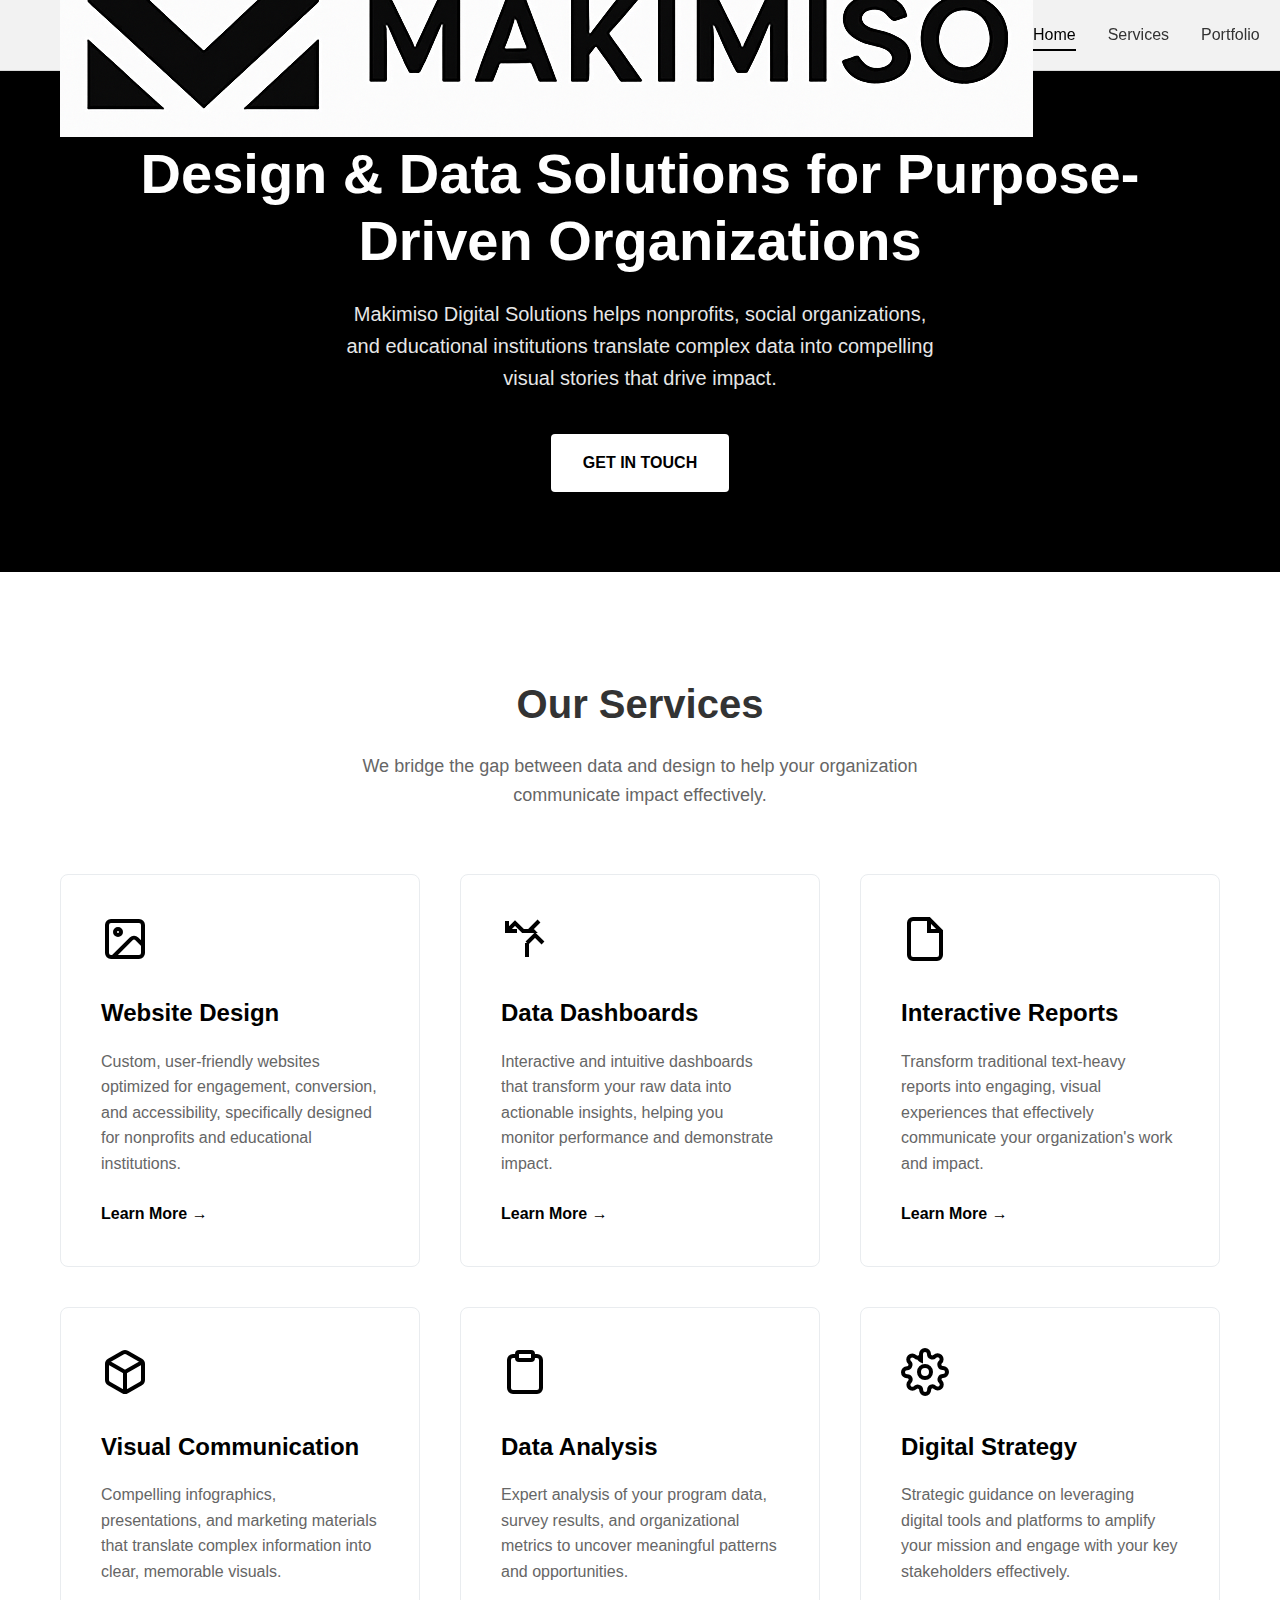
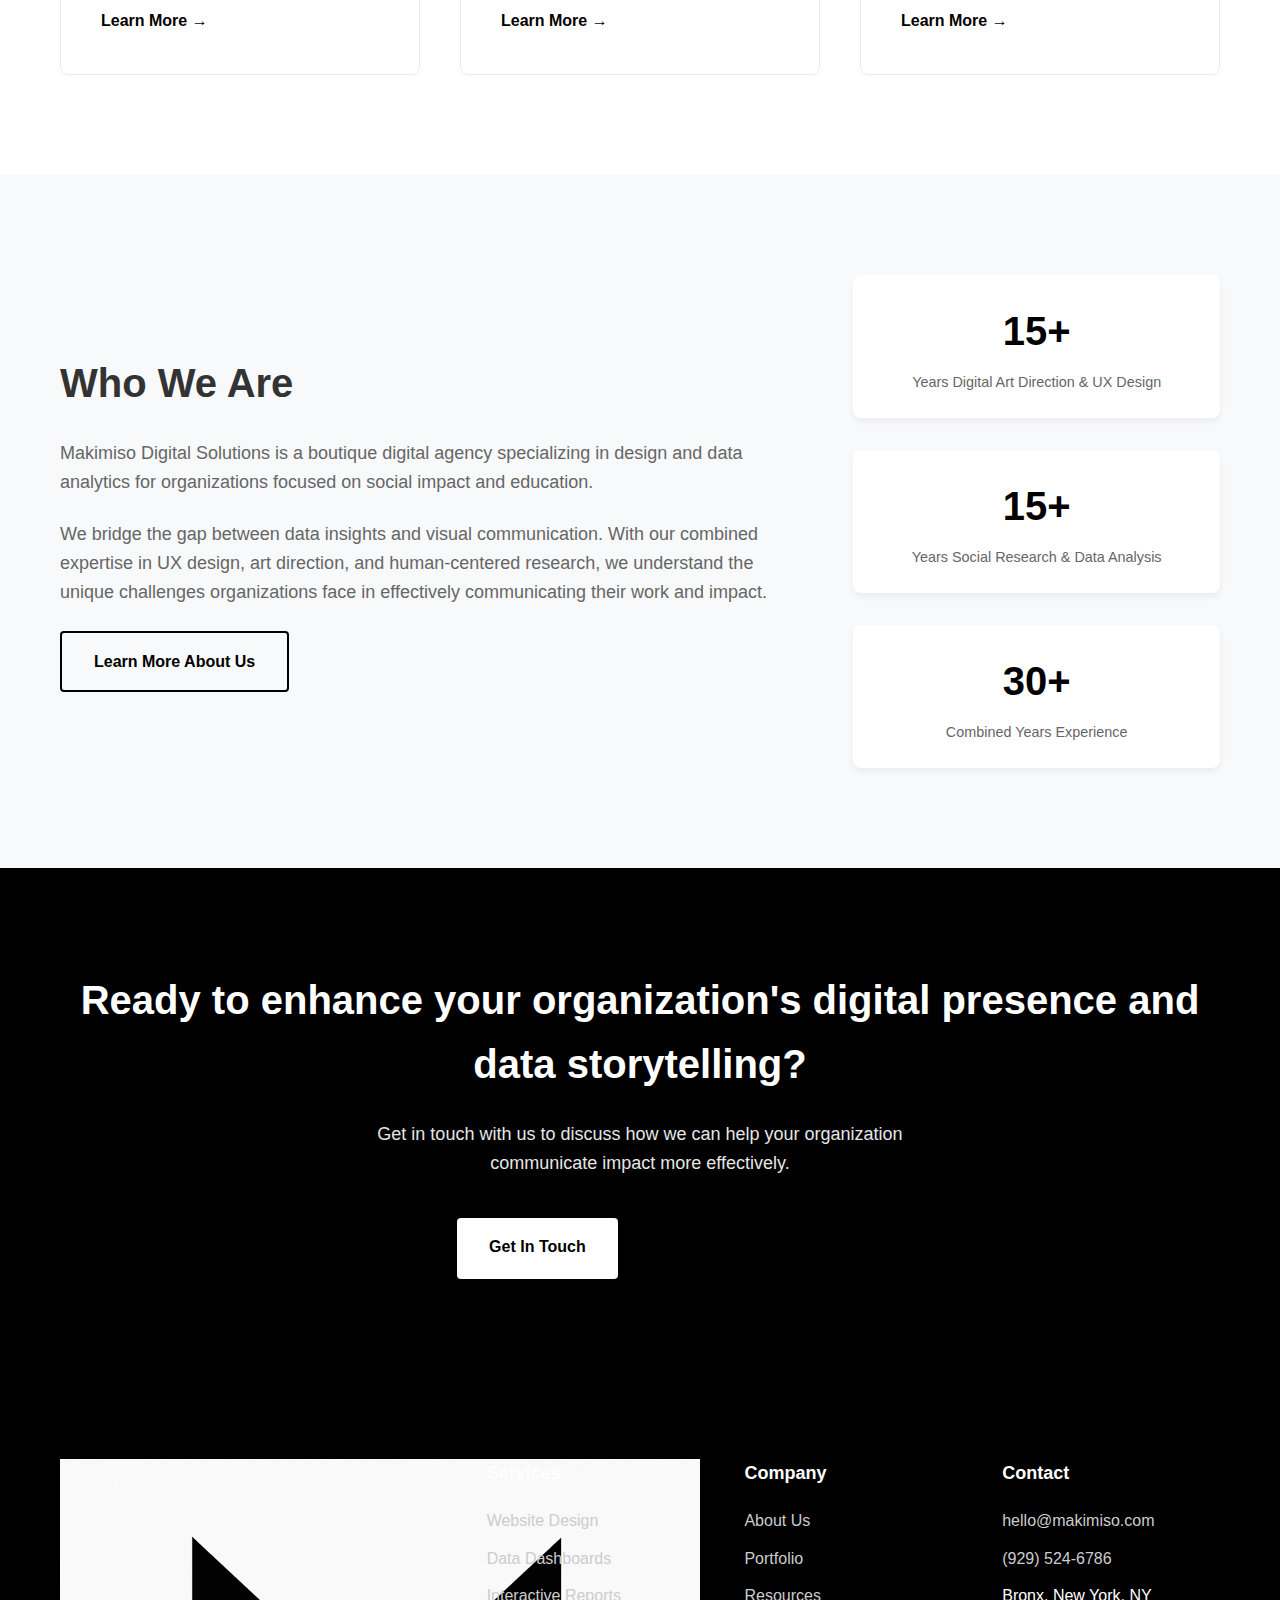
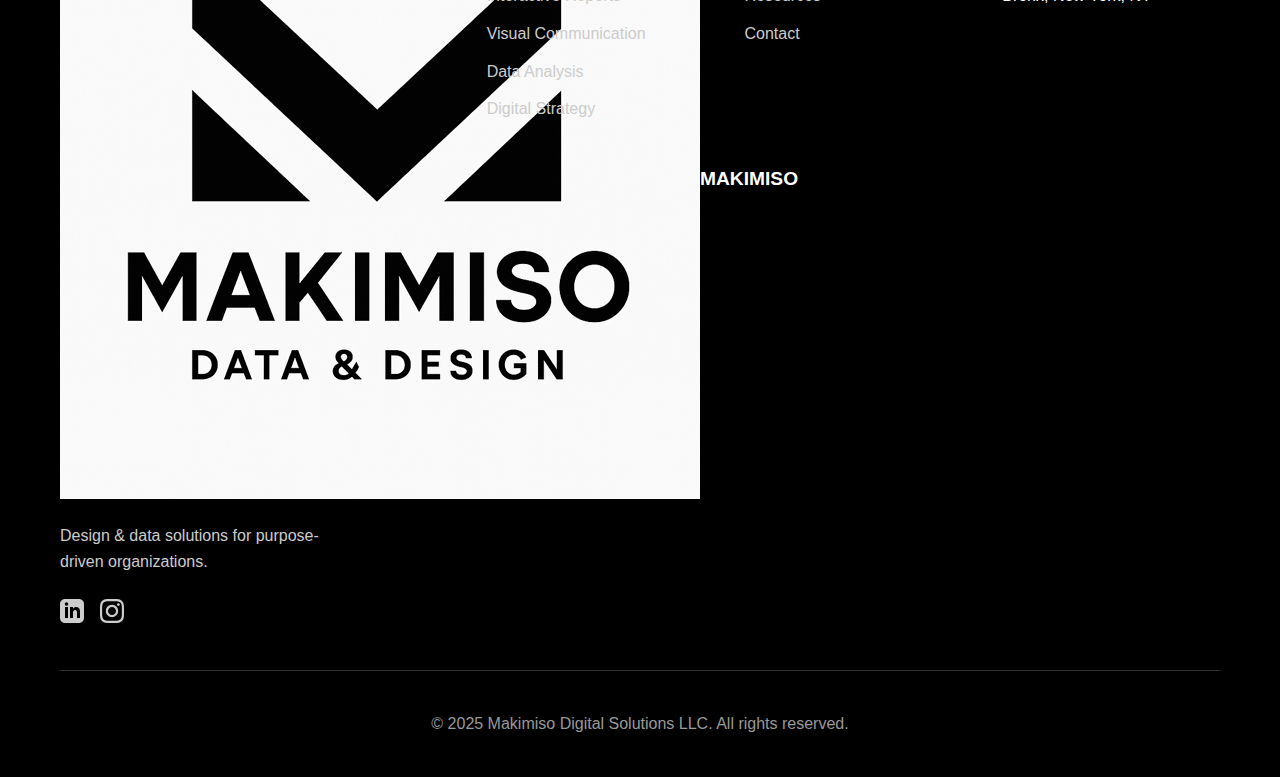
<file: index.html>
<!DOCTYPE html>
<html lang="en">
<head>
    <meta charset="UTF-8">
    <meta name="viewport" content="width=device-width, initial-scale=1.0">
    <title>Makimiso Digital Solutions | Design & Data Analytics</title>
    <meta name="description" content="Makimiso Digital Solutions helps nonprofits, social organizations, and educational institutions translate complex data into compelling visual stories that drive impact.">
    <link rel="stylesheet" href="styles.css">
    <link rel="icon" href="images/square logo.png" type="image/png">
</head>
<body>
    <!-- Header & Navigation -->
    <header class="header">
        <nav class="nav">
            <div class="nav-container">
                <a href="index.html" class="nav-logo">
                    <img src="images/header logo.png" alt="Makimiso Digital Solutions" class="header-logo-img">
                </a>
                <ul class="nav-menu">
                    <li><a href="index.html" class="nav-link active">Home</a></li>
                    <li class="nav-dropdown">
                        <a href="services.html" class="nav-link">Services</a>
                        <ul class="dropdown-menu">
                            <li><a href="website-design.html">Website Design</a></li>
                            <li><a href="data-dashboards.html">Data Dashboards</a></li>
                            <li><a href="interactive-reports.html">Interactive Reports</a></li>
                            <li><a href="visual-communication.html">Visual Communication</a></li>
                            <li><a href="data-analysis.html">Data Analysis</a></li>
                            <li><a href="digital-strategy.html">Digital Strategy</a></li>
                        </ul>
                    </li>
                    <li><a href="portfolio.html" class="nav-link">Portfolio</a></li>
                    <li><a href="about.html" class="nav-link">About</a></li>
                    <li><a href="resources.html" class="nav-link">Resources</a></li>
                    <li><a href="contact.html" class="nav-link">Contact</a></li>
                </ul>
                <button class="nav-toggle">
                    <span></span>
                    <span></span>
                    <span></span>
                </button>
            </div>
        </nav>
    </header>

    <!-- Hero Section -->
    <section class="hero">
        <div class="container">
            <div class="hero-content">
                <h1>Design & Data Solutions for Purpose-Driven Organizations</h1>
                <p>Makimiso Digital Solutions helps nonprofits, social organizations, and educational institutions translate complex data into compelling visual stories that drive impact.</p>
                <a href="contact.html" class="btn btn-primary">GET IN TOUCH</a>
            </div>
        </div>
    </section>

    <!-- Services Section -->
    <section class="services">
        <div class="container">
            <div class="section-header">
                <h2>Our Services</h2>
                <p>We bridge the gap between data and design to help your organization communicate impact effectively.</p>
            </div>
            
            <div class="services-grid">
                <div class="service-card">
                    <div class="service-icon">
                        <svg width="48" height="48" viewBox="0 0 24 24" fill="none" stroke="currentColor" stroke-width="2">
                            <rect x="3" y="3" width="18" height="18" rx="2" ry="2"/>
                            <circle cx="8.5" cy="8.5" r="1.5"/>
                            <path d="m21 15-3.086-3.086a2 2 0 0 0-2.828 0L6 21"/>
                        </svg>
                    </div>
                    <h3><a href="website-design.html">Website Design</a></h3>
                    <p>Custom, user-friendly websites optimized for engagement, conversion, and accessibility, specifically designed for nonprofits and educational institutions.</p>
                    <a href="website-design.html" class="service-link">Learn More →</a>
                </div>

                <div class="service-card">
                    <div class="service-icon">
                        <svg width="48" height="48" viewBox="0 0 24 24" fill="none" stroke="currentColor" stroke-width="2">
                            <path d="M3 3v5h5"/>
                            <path d="m3 8 4-4 4 4h5l-1-1 4-4"/>
                            <path d="M13 21v-7"/>
                            <path d="m21 14-4-4-4 4"/>
                        </svg>
                    </div>
                    <h3><a href="data-dashboards.html">Data Dashboards</a></h3>
                    <p>Interactive and intuitive dashboards that transform your raw data into actionable insights, helping you monitor performance and demonstrate impact.</p>
                    <a href="data-dashboards.html" class="service-link">Learn More →</a>
                </div>

                <div class="service-card">
                    <div class="service-icon">
                        <svg width="48" height="48" viewBox="0 0 24 24" fill="none" stroke="currentColor" stroke-width="2">
                            <path d="M14 2H6a2 2 0 0 0-2 2v16a2 2 0 0 0 2 2h12a2 2 0 0 0 2-2V8z"/>
                            <polyline points="14,2 14,8 20,8"/>
                        </svg>
                    </div>
                    <h3><a href="interactive-reports.html">Interactive Reports</a></h3>
                    <p>Transform traditional text-heavy reports into engaging, visual experiences that effectively communicate your organization's work and impact.</p>
                    <a href="interactive-reports.html" class="service-link">Learn More →</a>
                </div>

                <div class="service-card">
                    <div class="service-icon">
                        <svg width="48" height="48" viewBox="0 0 24 24" fill="none" stroke="currentColor" stroke-width="2">
                            <path d="M21 16V8a2 2 0 0 0-1-1.73l-7-4a2 2 0 0 0-2 0l-7 4A2 2 0 0 0 3 8v8a2 2 0 0 0 1 1.73l7 4a2 2 0 0 0 2 0l7-4A2 2 0 0 0 21 16z"/>
                            <polyline points="3.27,6.96 12,12.01 20.73,6.96"/>
                            <line x1="12" y1="22.08" x2="12" y2="12"/>
                        </svg>
                    </div>
                    <h3><a href="visual-communication.html">Visual Communication</a></h3>
                    <p>Compelling infographics, presentations, and marketing materials that translate complex information into clear, memorable visuals.</p>
                    <a href="visual-communication.html" class="service-link">Learn More →</a>
                </div>

                <div class="service-card">
                    <div class="service-icon">
                        <svg width="48" height="48" viewBox="0 0 24 24" fill="none" stroke="currentColor" stroke-width="2">
                            <path d="M16 4h2a2 2 0 0 1 2 2v14a2 2 0 0 1-2 2H6a2 2 0 0 1-2-2V6a2 2 0 0 1 2-2h2"/>
                            <rect x="8" y="2" width="8" height="4" rx="1" ry="1"/>
                        </svg>
                    </div>
                    <h3><a href="data-analysis.html">Data Analysis</a></h3>
                    <p>Expert analysis of your program data, survey results, and organizational metrics to uncover meaningful patterns and opportunities.</p>
                    <a href="data-analysis.html" class="service-link">Learn More →</a>
                </div>

                <div class="service-card">
                    <div class="service-icon">
                        <svg width="48" height="48" viewBox="0 0 24 24" fill="none" stroke="currentColor" stroke-width="2">
                            <circle cx="12" cy="12" r="3"/>
                            <path d="M19.4 15a1.65 1.65 0 0 0 .33 1.82l.06.06a2 2 0 0 1 0 2.83 2 2 0 0 1-2.83 0l-.06-.06a1.65 1.65 0 0 0-1.82-.33 1.65 1.65 0 0 0-1 1.51V21a2 2 0 0 1-2 2 2 2 0 0 1-2-2v-.09A1.65 1.65 0 0 0 9 19.4a1.65 1.65 0 0 0-1.82.33l-.06.06a2 2 0 0 1-2.83 0 2 2 0 0 1 0-2.83l.06-.06a1.65 1.65 0 0 0 .33-1.82 1.65 1.65 0 0 0-1.51-1H3a2 2 0 0 1-2-2 2 2 0 0 1 2-2h.09A1.65 1.65 0 0 0 4.6 9a1.65 1.65 0 0 0-.33-1.82l-.06-.06a2 2 0 0 1 0-2.83 2 2 0 0 1 2.83 0l.06.06a1.65 1.65 0 0 0 1.82.33H9a1.65 1.65 0 0 0 1 1.51V3a2 2 0 0 1 2-2 2 2 0 0 1 2 2v.09a1.65 1.65 0 0 0 1 1.51 1.65 1.65 0 0 0 1.82-.33l.06-.06a2 2 0 0 1 2.83 0 2 2 0 0 1 0 2.83l-.06.06a1.65 1.65 0 0 0-.33 1.82V9a1.65 1.65 0 0 0 1.51 1H21a2 2 0 0 1 2 2 2 2 0 0 1-2 2h-.09a1.65 1.65 0 0 0-1.51 1z"/>
                        </svg>
                    </div>
                    <h3><a href="digital-strategy.html">Digital Strategy</a></h3>
                    <p>Strategic guidance on leveraging digital tools and platforms to amplify your mission and engage with your key stakeholders effectively.</p>
                    <a href="digital-strategy.html" class="service-link">Learn More →</a>
                </div>
            </div>
        </div>
    </section>

    <!-- About Preview Section -->
    <section class="about-preview">
        <div class="container">
            <div class="about-content">
                <div class="about-text">
                    <h2>Who We Are</h2>
                    <p>Makimiso Digital Solutions is a boutique digital agency specializing in design and data analytics for organizations focused on social impact and education.</p>
                    <p>We bridge the gap between data insights and visual communication. With our combined expertise in UX design, art direction, and human-centered research, we understand the unique challenges organizations face in effectively communicating their work and impact.</p>
                    <a href="about.html" class="btn btn-secondary">Learn More About Us</a>
                </div>
                <div class="about-stats">
                    <div class="stat">
                        <h3>15+</h3>
                        <p>Years Digital Art Direction & UX Design</p>
                    </div>
                    <div class="stat">
                        <h3>15+</h3>
                        <p>Years Social Research & Data Analysis</p>
                    </div>
                    <div class="stat">
                        <h3>30+</h3>
                        <p>Combined Years Experience</p>
                    </div>
                </div>
            </div>
        </div>
    </section>

    <!-- CTA Section -->
    <section class="cta">
        <div class="container">
            <div class="cta-content">
                <h2>Ready to enhance your organization's digital presence and data storytelling?</h2>
                <p>Get in touch with us to discuss how we can help your organization communicate impact more effectively.</p>
                <div class="cta-buttons">
                    <a href="contact.html" class="btn btn-primary">Get In Touch</a>
                    <a href="portfolio.html" class="btn btn-secondary">View Our Work</a>
                </div>
            </div>
        </div>
    </section>

    <!-- Footer -->
    <footer class="footer">
        <div class="container">
            <div class="footer-content">
                <div class="footer-brand">
                    <div class="footer-logo">
                        <img src="images/square logo.png" alt="Makimiso" class="footer-logo-img">
                        <span>MAKIMISO</span>
                    </div>
                    <p>Design & data solutions for purpose-driven organizations.</p>
                    <div class="social-links">
                        <a href="#" aria-label="LinkedIn"><svg width="24" height="24" viewBox="0 0 24 24" fill="currentColor"><path d="M19 0h-14c-2.761 0-5 2.239-5 5v14c0 2.761 2.239 5 5 5h14c2.762 0 5-2.239 5-5v-14c0-2.761-2.238-5-5-5zm-11 19h-3v-11h3v11zm-1.5-12.268c-.966 0-1.75-.79-1.75-1.764s.784-1.764 1.75-1.764 1.75.79 1.75 1.764-.783 1.764-1.75 1.764zm13.5 12.268h-3v-5.604c0-3.368-4-3.113-4 0v5.604h-3v-11h3v1.765c1.396-2.586 7-2.777 7 2.476v6.759z"/></svg></a>
                        <a href="#" aria-label="Instagram"><svg width="24" height="24" viewBox="0 0 24 24" fill="currentColor"><path d="M12 2.163c3.204 0 3.584.012 4.85.07 3.252.148 4.771 1.691 4.919 4.919.058 1.265.069 1.645.069 4.849 0 3.205-.012 3.584-.069 4.849-.149 3.225-1.664 4.771-4.919 4.919-1.266.058-1.644.07-4.85.07-3.204 0-3.584-.012-4.849-.07-3.26-.149-4.771-1.699-4.919-4.92-.058-1.265-.07-1.644-.07-4.849 0-3.204.013-3.583.07-4.849.149-3.227 1.664-4.771 4.919-4.919 1.266-.057 1.645-.069 4.849-.069zm0-2.163c-3.259 0-3.667.014-4.947.072-4.358.2-6.78 2.618-6.98 6.98-.059 1.281-.073 1.689-.073 4.948 0 3.259.014 3.668.072 4.948.2 4.358 2.618 6.78 6.98 6.98 1.281.058 1.689.072 4.948.072 3.259 0 3.668-.014 4.948-.072 4.354-.2 6.782-2.618 6.979-6.98.059-1.28.073-1.689.073-4.948 0-3.259-.014-3.667-.072-4.947-.196-4.354-2.617-6.78-6.979-6.98-1.281-.059-1.69-.073-4.949-.073zm0 5.838c-3.403 0-6.162 2.759-6.162 6.162s2.759 6.163 6.162 6.163 6.162-2.759 6.162-6.163c0-3.403-2.759-6.162-6.162-6.162zm0 10.162c-2.209 0-4-1.79-4-4 0-2.209 1.791-4 4-4s4 1.791 4 4c0 2.21-1.791 4-4 4zm6.406-11.845c-.796 0-1.441.645-1.441 1.44s.645 1.44 1.441 1.44c.795 0 1.439-.645 1.439-1.44s-.644-1.44-1.439-1.44z"/></svg></a>
                    </div>
                </div>
                
                <div class="footer-nav">
                    <div class="footer-column">
                        <h4>Services</h4>
                        <ul>
                            <li><a href="website-design.html">Website Design</a></li>
                            <li><a href="data-dashboards.html">Data Dashboards</a></li>
                            <li><a href="interactive-reports.html">Interactive Reports</a></li>
                            <li><a href="visual-communication.html">Visual Communication</a></li>
                            <li><a href="data-analysis.html">Data Analysis</a></li>
                            <li><a href="digital-strategy.html">Digital Strategy</a></li>
                        </ul>
                    </div>
                    
                    <div class="footer-column">
                        <h4>Company</h4>
                        <ul>
                            <li><a href="about.html">About Us</a></li>
                            <li><a href="portfolio.html">Portfolio</a></li>
                            <li><a href="resources.html">Resources</a></li>
                            <li><a href="contact.html">Contact</a></li>
                        </ul>
                    </div>
                    
                    <div class="footer-column">
                        <h4>Contact</h4>
                        <ul>
                            <li><a href="mailto:hello@makimiso.com">hello@makimiso.com</a></li>
                            <li><a href="tel:+19295246786">(929) 524-6786</a></li>
                            <li>Bronx, New York, NY</li>
                        </ul>
                    </div>
                </div>
            </div>
            
            <div class="footer-bottom">
                <p>&copy; 2025 Makimiso Digital Solutions LLC. All rights reserved.</p>
            </div>
        </div>
    </footer>

    <script src="script.js"></script>
</body>
</html>
</file>
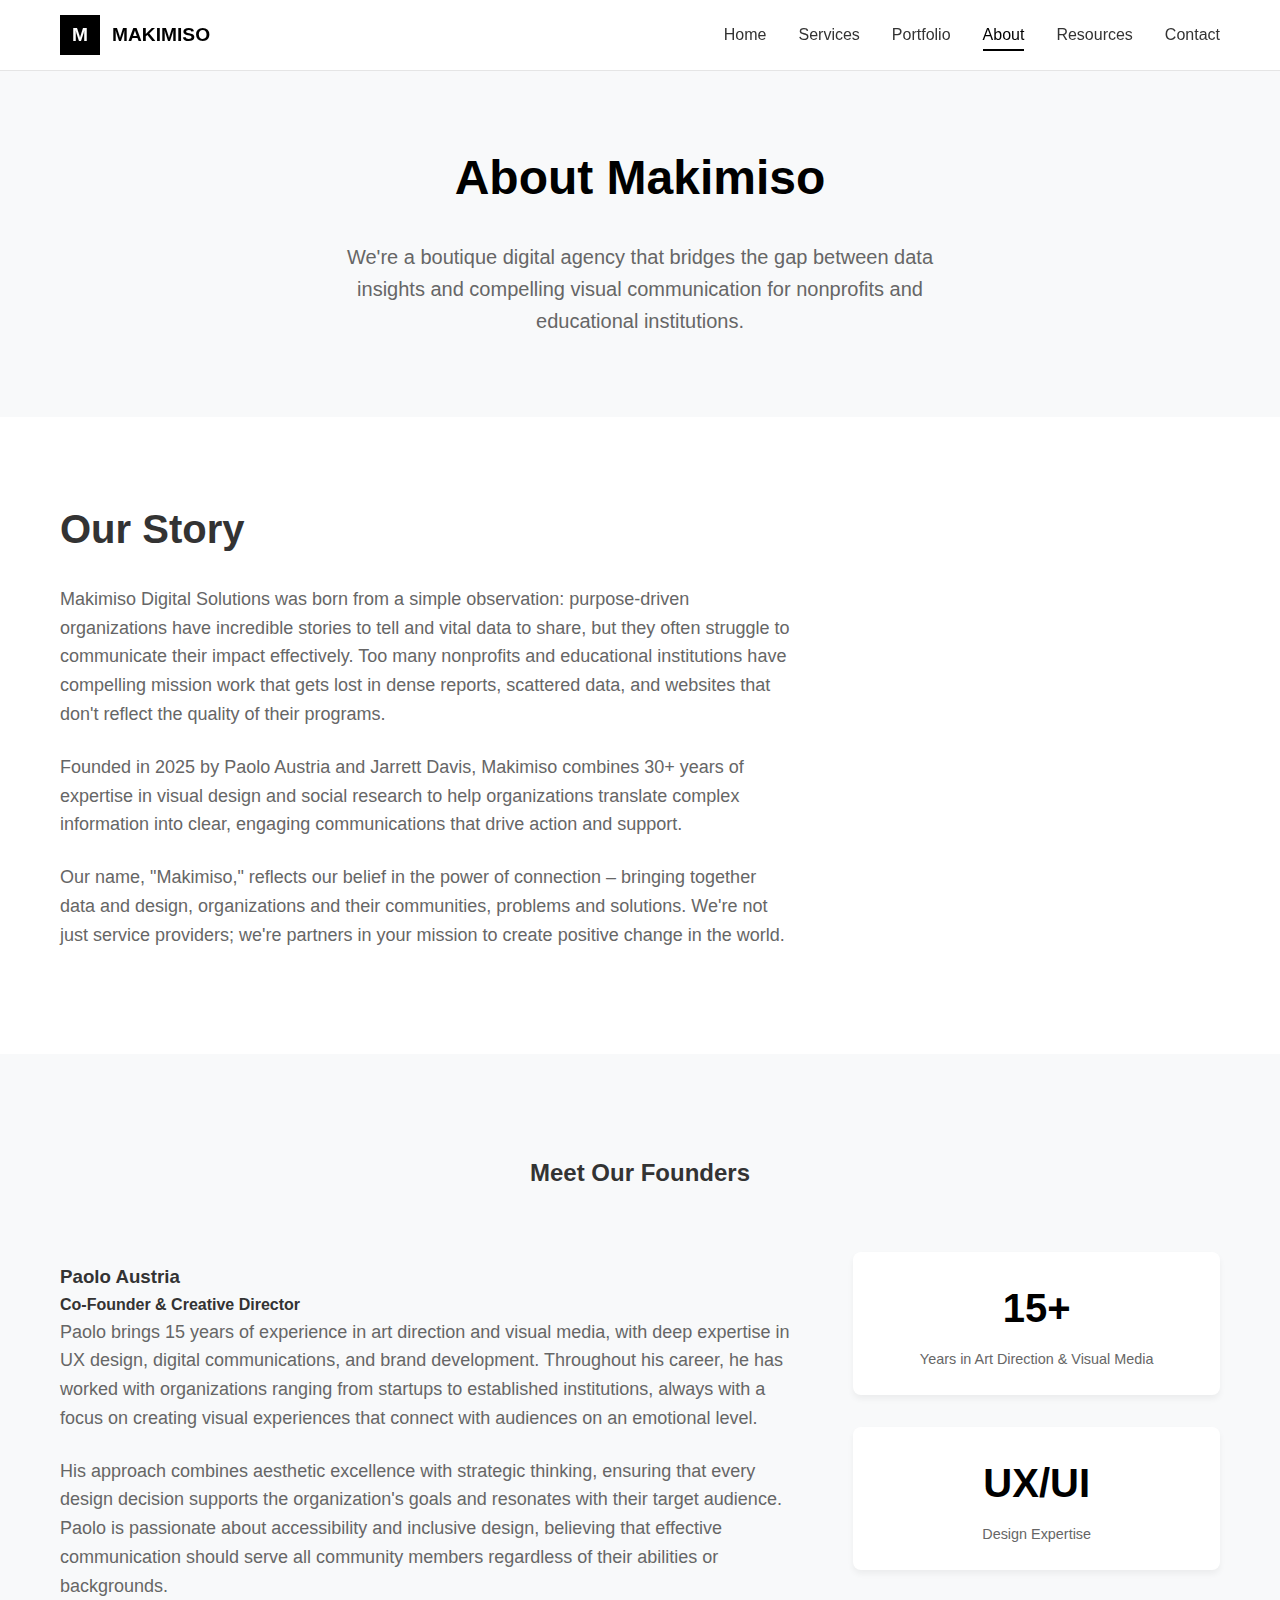
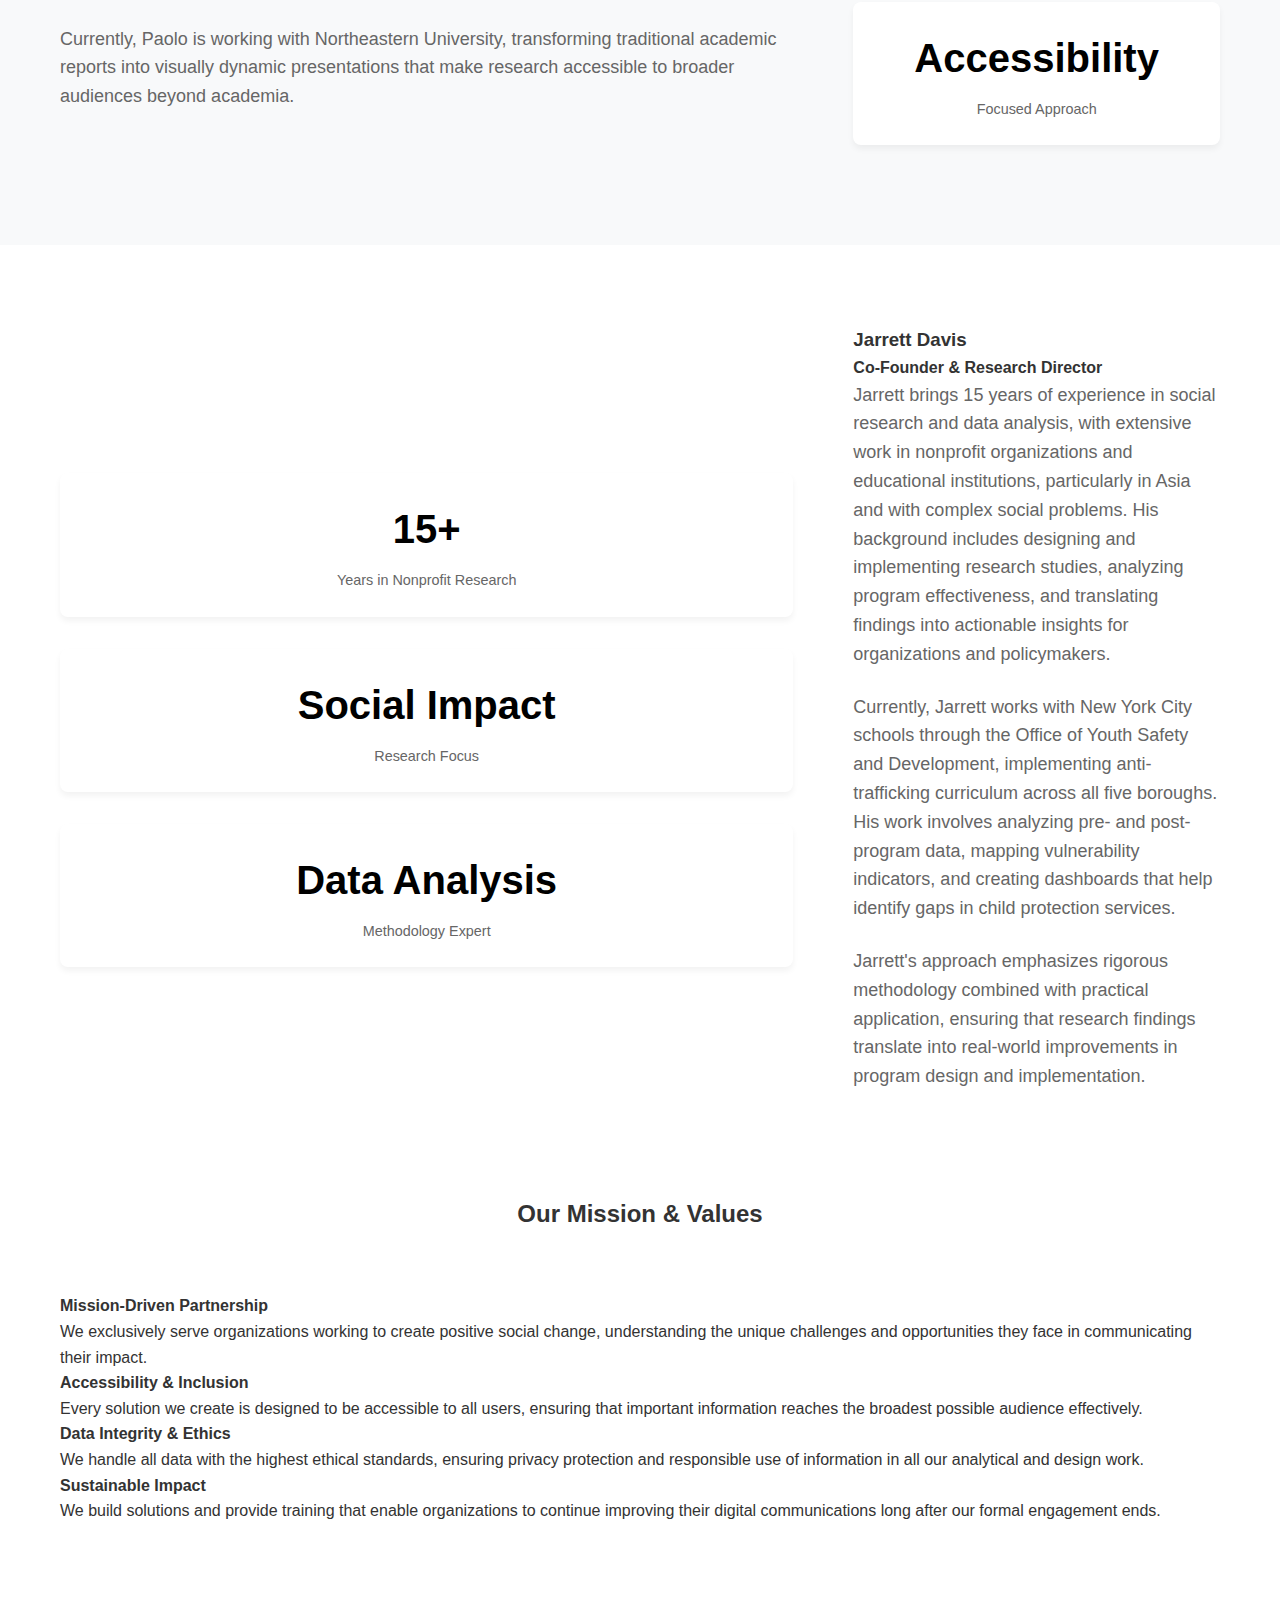
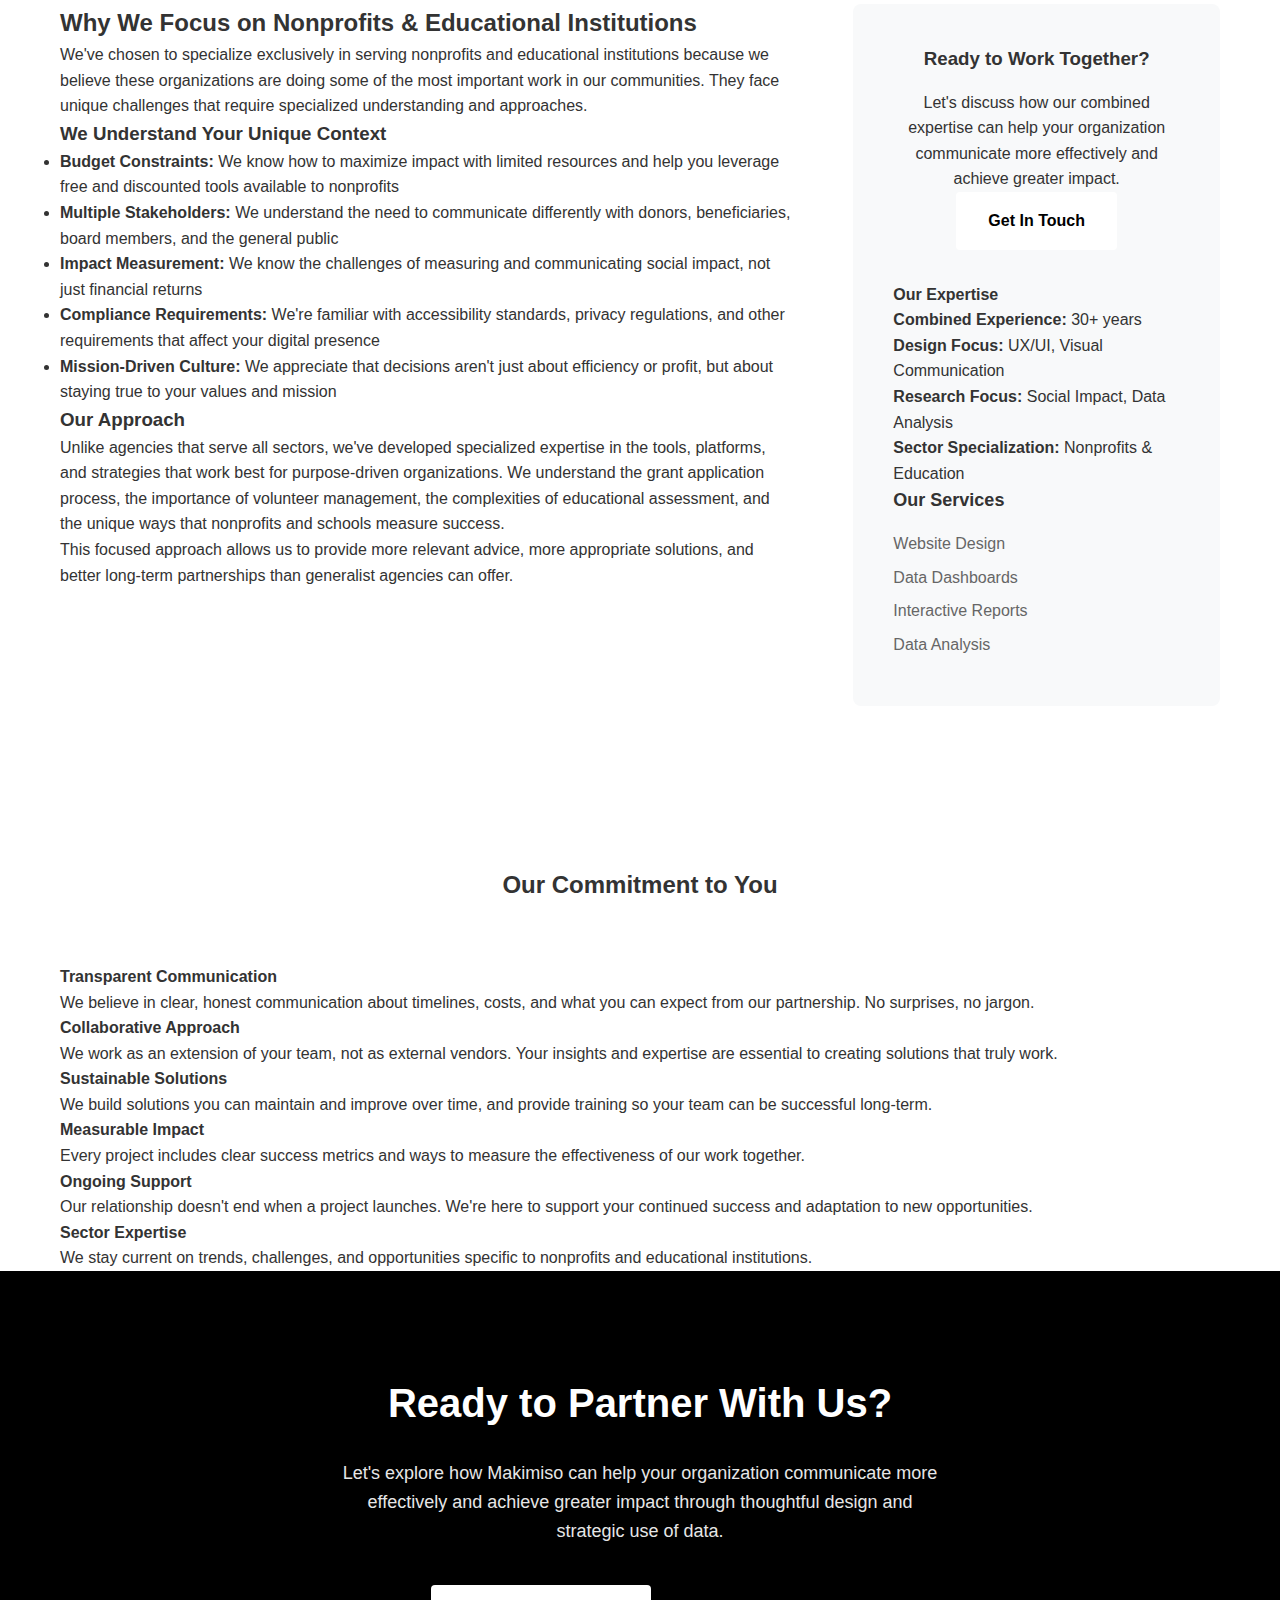
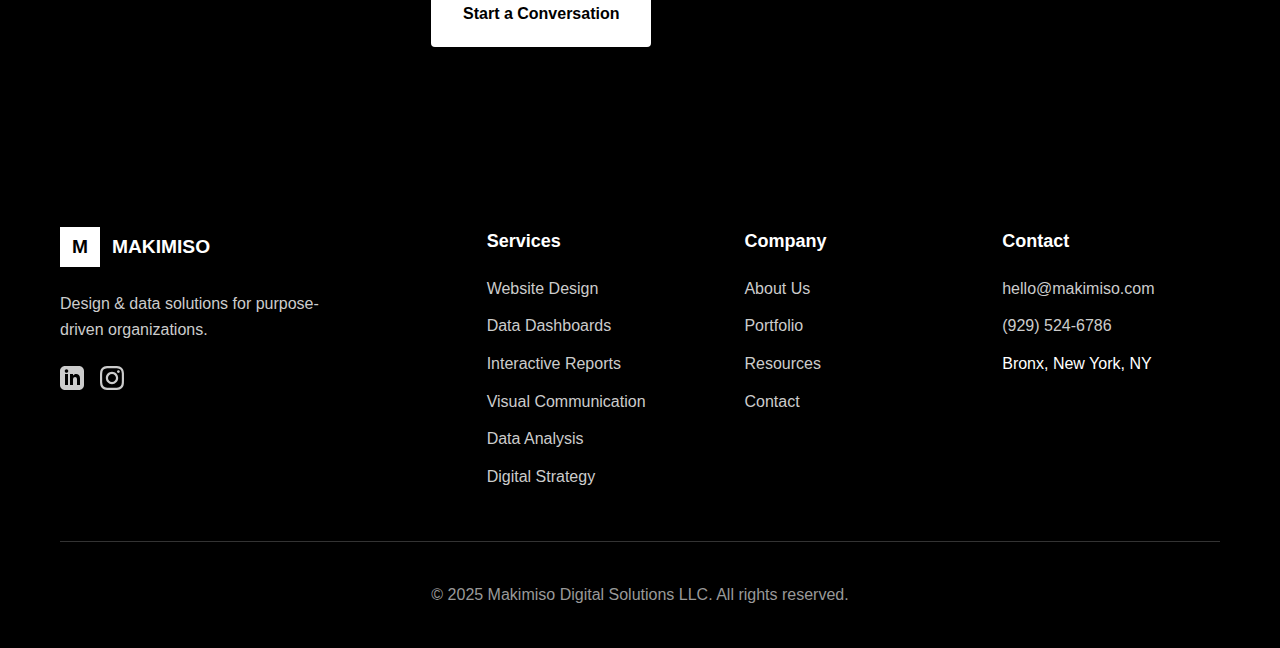
<file: about.html>
<!DOCTYPE html>
<html lang="en">
<head>
    <meta charset="UTF-8">
    <meta name="viewport" content="width=device-width, initial-scale=1.0">
    <title>About Us | Makimiso Digital Solutions</title>
    <meta name="description" content="Meet the founders of Makimiso Digital Solutions - Paolo and Jarrett bring 30+ years of combined experience in design and nonprofit research to help purpose-driven organizations communicate impact effectively.">
    <link rel="stylesheet" href="styles.css">
</head>
<body>
    <!-- Header & Navigation -->
    <header class="header">
        <nav class="nav">
            <div class="nav-container">
                <a href="index.html" class="nav-logo">
                    <div class="logo">M</div>
                    <span>MAKIMISO</span>
                </a>
                <ul class="nav-menu">
                    <li><a href="index.html" class="nav-link">Home</a></li>
                    <li class="nav-dropdown">
                        <a href="services.html" class="nav-link">Services</a>
                        <ul class="dropdown-menu">
                            <li><a href="website-design.html">Website Design</a></li>
                            <li><a href="data-dashboards.html">Data Dashboards</a></li>
                            <li><a href="interactive-reports.html">Interactive Reports</a></li>
                            <li><a href="visual-communication.html">Visual Communication</a></li>
                            <li><a href="data-analysis.html">Data Analysis</a></li>
                            <li><a href="digital-strategy.html">Digital Strategy</a></li>
                        </ul>
                    </li>
                    <li><a href="portfolio.html" class="nav-link">Portfolio</a></li>
                    <li><a href="about.html" class="nav-link active">About</a></li>
                    <li><a href="resources.html" class="nav-link">Resources</a></li>
                    <li><a href="contact.html" class="nav-link">Contact</a></li>
                </ul>
                <button class="nav-toggle">
                    <span></span>
                    <span></span>
                    <span></span>
                </button>
            </div>
        </nav>
    </header>

    <!-- About Hero Section -->
    <section class="service-hero">
        <div class="container">
            <div class="service-hero-content">
                <h1>About Makimiso</h1>
                <p>We're a boutique digital agency that bridges the gap between data insights and compelling visual communication for nonprofits and educational institutions.</p>
            </div>
        </div>
    </section>

    <!-- Our Story Section -->
    <section class="service-content">
        <div class="container">
            <div class="about-content">
                <div class="about-text">
                    <h2>Our Story</h2>
                    <p>Makimiso Digital Solutions was born from a simple observation: purpose-driven organizations have incredible stories to tell and vital data to share, but they often struggle to communicate their impact effectively. Too many nonprofits and educational institutions have compelling mission work that gets lost in dense reports, scattered data, and websites that don't reflect the quality of their programs.</p>
                    
                    <p>Founded in 2025 by Paolo Austria and Jarrett Davis, Makimiso combines 30+ years of expertise in visual design and social research to help organizations translate complex information into clear, engaging communications that drive action and support.</p>
                    
                    <p>Our name, "Makimiso," reflects our belief in the power of connection – bringing together data and design, organizations and their communities, problems and solutions. We're not just service providers; we're partners in your mission to create positive change in the world.</p>
                </div>
            </div>
        </div>
    </section>

    <!-- Founders Section -->
    <section class="about-preview">
        <div class="container">
            <h2 class="text-center mb-large">Meet Our Founders</h2>
            <div class="about-content">
                <div class="about-text">
                    <h3>Paolo Austria</h3>
                    <h4>Co-Founder & Creative Director</h4>
                    <p>Paolo brings 15 years of experience in art direction and visual media, with deep expertise in UX design, digital communications, and brand development. Throughout his career, he has worked with organizations ranging from startups to established institutions, always with a focus on creating visual experiences that connect with audiences on an emotional level.</p>
                    
                    <p>His approach combines aesthetic excellence with strategic thinking, ensuring that every design decision supports the organization's goals and resonates with their target audience. Paolo is passionate about accessibility and inclusive design, believing that effective communication should serve all community members regardless of their abilities or backgrounds.</p>
                    
                    <p>Currently, Paolo is working with Northeastern University, transforming traditional academic reports into visually dynamic presentations that make research accessible to broader audiences beyond academia.</p>
                </div>
                <div class="about-stats">
                    <div class="stat">
                        <h3>15+</h3>
                        <p>Years in Art Direction & Visual Media</p>
                    </div>
                    <div class="stat">
                        <h3>UX/UI</h3>
                        <p>Design Expertise</p>
                    </div>
                    <div class="stat">
                        <h3>Accessibility</h3>
                        <p>Focused Approach</p>
                    </div>
                </div>
            </div>
        </div>
    </section>

    <section class="service-content">
        <div class="container">
            <div class="about-content">
                <div class="about-stats">
                    <div class="stat">
                        <h3>15+</h3>
                        <p>Years in Nonprofit Research</p>
                    </div>
                    <div class="stat">
                        <h3>Social Impact</h3>
                        <p>Research Focus</p>
                    </div>
                    <div class="stat">
                        <h3>Data Analysis</h3>
                        <p>Methodology Expert</p>
                    </div>
                </div>
                <div class="about-text">
                    <h3>Jarrett Davis</h3>
                    <h4>Co-Founder & Research Director</h4>
                    <p>Jarrett brings 15 years of experience in social research and data analysis, with extensive work in nonprofit organizations and educational institutions, particularly in Asia and with complex social problems. His background includes designing and implementing research studies, analyzing program effectiveness, and translating findings into actionable insights for organizations and policymakers.</p>
                    
                    <p>Currently, Jarrett works with New York City schools through the Office of Youth Safety and Development, implementing anti-trafficking curriculum across all five boroughs. His work involves analyzing pre- and post-program data, mapping vulnerability indicators, and creating dashboards that help identify gaps in child protection services.</p>
                    
                    <p>Jarrett's approach emphasizes rigorous methodology combined with practical application, ensuring that research findings translate into real-world improvements in program design and implementation.</p>
                </div>
            </div>
        </div>
    </section>

    <!-- Our Mission & Values -->
    <section class="technology-stack">
        <div class="container">
            <h2 class="text-center mb-large">Our Mission & Values</h2>
            <div class="tech-grid">
                <div class="tech-item">
                    <h4>Mission-Driven Partnership</h4>
                    <p>We exclusively serve organizations working to create positive social change, understanding the unique challenges and opportunities they face in communicating their impact.</p>
                </div>
                <div class="tech-item">
                    <h4>Accessibility & Inclusion</h4>
                    <p>Every solution we create is designed to be accessible to all users, ensuring that important information reaches the broadest possible audience effectively.</p>
                </div>
                <div class="tech-item">
                    <h4>Data Integrity & Ethics</h4>
                    <p>We handle all data with the highest ethical standards, ensuring privacy protection and responsible use of information in all our analytical and design work.</p>
                </div>
                <div class="tech-item">
                    <h4>Sustainable Impact</h4>
                    <p>We build solutions and provide training that enable organizations to continue improving their digital communications long after our formal engagement ends.</p>
                </div>
            </div>
        </div>
    </section>

    <!-- Why We Focus on Nonprofits & Education -->
    <section class="service-content">
        <div class="container">
            <div class="service-details">
                <div class="service-main">
                    <h2>Why We Focus on Nonprofits & Educational Institutions</h2>
                    <p>We've chosen to specialize exclusively in serving nonprofits and educational institutions because we believe these organizations are doing some of the most important work in our communities. They face unique challenges that require specialized understanding and approaches.</p>

                    <h3>We Understand Your Unique Context</h3>
                    <ul class="benefits-list">
                        <li><strong>Budget Constraints:</strong> We know how to maximize impact with limited resources and help you leverage free and discounted tools available to nonprofits</li>
                        <li><strong>Multiple Stakeholders:</strong> We understand the need to communicate differently with donors, beneficiaries, board members, and the general public</li>
                        <li><strong>Impact Measurement:</strong> We know the challenges of measuring and communicating social impact, not just financial returns</li>
                        <li><strong>Compliance Requirements:</strong> We're familiar with accessibility standards, privacy regulations, and other requirements that affect your digital presence</li>
                        <li><strong>Mission-Driven Culture:</strong> We appreciate that decisions aren't just about efficiency or profit, but about staying true to your values and mission</li>
                    </ul>

                    <h3>Our Approach</h3>
                    <p>Unlike agencies that serve all sectors, we've developed specialized expertise in the tools, platforms, and strategies that work best for purpose-driven organizations. We understand the grant application process, the importance of volunteer management, the complexities of educational assessment, and the unique ways that nonprofits and schools measure success.</p>
                    
                    <p>This focused approach allows us to provide more relevant advice, more appropriate solutions, and better long-term partnerships than generalist agencies can offer.</p>
                </div>

                <div class="service-sidebar">
                    <div class="sidebar-cta">
                        <h3>Ready to Work Together?</h3>
                        <p>Let's discuss how our combined expertise can help your organization communicate more effectively and achieve greater impact.</p>
                        <a href="contact.html" class="btn btn-primary">Get In Touch</a>
                    </div>

                    <div class="service-info">
                        <h4>Our Expertise</h4>
                        <p><strong>Combined Experience:</strong> 30+ years</p>
                        <p><strong>Design Focus:</strong> UX/UI, Visual Communication</p>
                        <p><strong>Research Focus:</strong> Social Impact, Data Analysis</p>
                        <p><strong>Sector Specialization:</strong> Nonprofits & Education</p>
                    </div>

                    <div class="related-services">
                        <h4>Our Services</h4>
                        <ul>
                            <li><a href="website-design.html">Website Design</a></li>
                            <li><a href="data-dashboards.html">Data Dashboards</a></li>
                            <li><a href="interactive-reports.html">Interactive Reports</a></li>
                            <li><a href="data-analysis.html">Data Analysis</a></li>
                        </ul>
                    </div>
                </div>
            </div>
        </div>
    </section>

    <!-- Our Commitment -->
    <section class="faq-section">
        <div class="container">
            <h2 class="text-center mb-large">Our Commitment to You</h2>
            <div class="faq-grid">
                <div class="faq-item">
                    <h4>Transparent Communication</h4>
                    <p>We believe in clear, honest communication about timelines, costs, and what you can expect from our partnership. No surprises, no jargon.</p>
                </div>
                <div class="faq-item">
                    <h4>Collaborative Approach</h4>
                    <p>We work as an extension of your team, not as external vendors. Your insights and expertise are essential to creating solutions that truly work.</p>
                </div>
                <div class="faq-item">
                    <h4>Sustainable Solutions</h4>
                    <p>We build solutions you can maintain and improve over time, and provide training so your team can be successful long-term.</p>
                </div>
                <div class="faq-item">
                    <h4>Measurable Impact</h4>
                    <p>Every project includes clear success metrics and ways to measure the effectiveness of our work together.</p>
                </div>
                <div class="faq-item">
                    <h4>Ongoing Support</h4>
                    <p>Our relationship doesn't end when a project launches. We're here to support your continued success and adaptation to new opportunities.</p>
                </div>
                <div class="faq-item">
                    <h4>Sector Expertise</h4>
                    <p>We stay current on trends, challenges, and opportunities specific to nonprofits and educational institutions.</p>
                </div>
            </div>
        </div>
    </section>

    <!-- CTA Section -->
    <section class="cta">
        <div class="container">
            <div class="cta-content">
                <h2>Ready to Partner With Us?</h2>
                <p>Let's explore how Makimiso can help your organization communicate more effectively and achieve greater impact through thoughtful design and strategic use of data.</p>
                <div class="cta-buttons">
                    <a href="contact.html" class="btn btn-primary">Start a Conversation</a>
                    <a href="portfolio.html" class="btn btn-secondary">See Our Work</a>
                </div>
            </div>
        </div>
    </section>

    <!-- Footer -->
    <footer class="footer">
        <div class="container">
            <div class="footer-content">
                <div class="footer-brand">
                    <div class="footer-logo">
                        <div class="logo">M</div>
                        <span>MAKIMISO</span>
                    </div>
                    <p>Design & data solutions for purpose-driven organizations.</p>
                    <div class="social-links">
                        <a href="#" aria-label="LinkedIn"><svg width="24" height="24" viewBox="0 0 24 24" fill="currentColor"><path d="M19 0h-14c-2.761 0-5 2.239-5 5v14c0 2.761 2.239 5 5 5h14c2.762 0 5-2.239 5-5v-14c0-2.761-2.238-5-5-5zm-11 19h-3v-11h3v11zm-1.5-12.268c-.966 0-1.75-.79-1.75-1.764s.784-1.764 1.75-1.764 1.75.79 1.75 1.764-.783 1.764-1.75 1.764zm13.5 12.268h-3v-5.604c0-3.368-4-3.113-4 0v5.604h-3v-11h3v1.765c1.396-2.586 7-2.777 7 2.476v6.759z"/></svg></a>
                        <a href="#" aria-label="Instagram"><svg width="24" height="24" viewBox="0 0 24 24" fill="currentColor"><path d="M12 2.163c3.204 0 3.584.012 4.85.07 3.252.148 4.771 1.691 4.919 4.919.058 1.265.069 1.645.069 4.849 0 3.205-.012 3.584-.069 4.849-.149 3.225-1.664 4.771-4.919 4.919-1.266.058-1.644.07-4.85.07-3.204 0-3.584-.012-4.849-.07-3.26-.149-4.771-1.699-4.919-4.92-.058-1.265-.07-1.644-.07-4.849 0-3.204.013-3.583.07-4.849.149-3.227 1.664-4.771 4.919-4.919 1.266-.057 1.645-.069 4.849-.069zm0-2.163c-3.259 0-3.667.014-4.947.072-4.358.2-6.78 2.618-6.98 6.98-.059 1.281-.073 1.689-.073 4.948 0 3.259.014 3.668.072 4.948.2 4.358 2.618 6.78 6.98 6.98 1.281.058 1.689.072 4.948.072 3.259 0 3.668-.014 4.948-.072 4.354-.2 6.782-2.618 6.979-6.98.059-1.28.073-1.689.073-4.948 0-3.259-.014-3.667-.072-4.947-.196-4.354-2.617-6.78-6.979-6.98-1.281-.059-1.69-.073-4.949-.073zm0 5.838c-3.403 0-6.162 2.759-6.162 6.162s2.759 6.163 6.162 6.163 6.162-2.759 6.162-6.163c0-3.403-2.759-6.162-6.162-6.162zm0 10.162c-2.209 0-4-1.79-4-4 0-2.209 1.791-4 4-4s4 1.791 4 4c0 2.21-1.791 4-4 4zm6.406-11.845c-.796 0-1.441.645-1.441 1.44s.645 1.44 1.441 1.44c.795 0 1.439-.645 1.439-1.44s-.644-1.44-1.439-1.44z"/></svg></a>
                    </div>
                </div>
                
                <div class="footer-nav">
                    <div class="footer-column">
                        <h4>Services</h4>
                        <ul>
                            <li><a href="website-design.html">Website Design</a></li>
                            <li><a href="data-dashboards.html">Data Dashboards</a></li>
                            <li><a href="interactive-reports.html">Interactive Reports</a></li>
                            <li><a href="visual-communication.html">Visual Communication</a></li>
                            <li><a href="data-analysis.html">Data Analysis</a></li>
                            <li><a href="digital-strategy.html">Digital Strategy</a></li>
                        </ul>
                    </div>
                    
                    <div class="footer-column">
                        <h4>Company</h4>
                        <ul>
                            <li><a href="about.html">About Us</a></li>
                            <li><a href="portfolio.html">Portfolio</a></li>
                            <li><a href="resources.html">Resources</a></li>
                            <li><a href="contact.html">Contact</a></li>
                        </ul>
                    </div>
                    
                    <div class="footer-column">
                        <h4>Contact</h4>
                        <ul>
                            <li><a href="mailto:hello@makimiso.com">hello@makimiso.com</a></li>
                            <li><a href="tel:+19295246786">(929) 524-6786</a></li>
                            <li>Bronx, New York, NY</li>
                        </ul>
                    </div>
                </div>
            </div>
            
            <div class="footer-bottom">
                <p>&copy; 2025 Makimiso Digital Solutions LLC. All rights reserved.</p>
            </div>
        </div>
    </footer>

    <script src="script.js"></script>
</body>
</html>
</file>
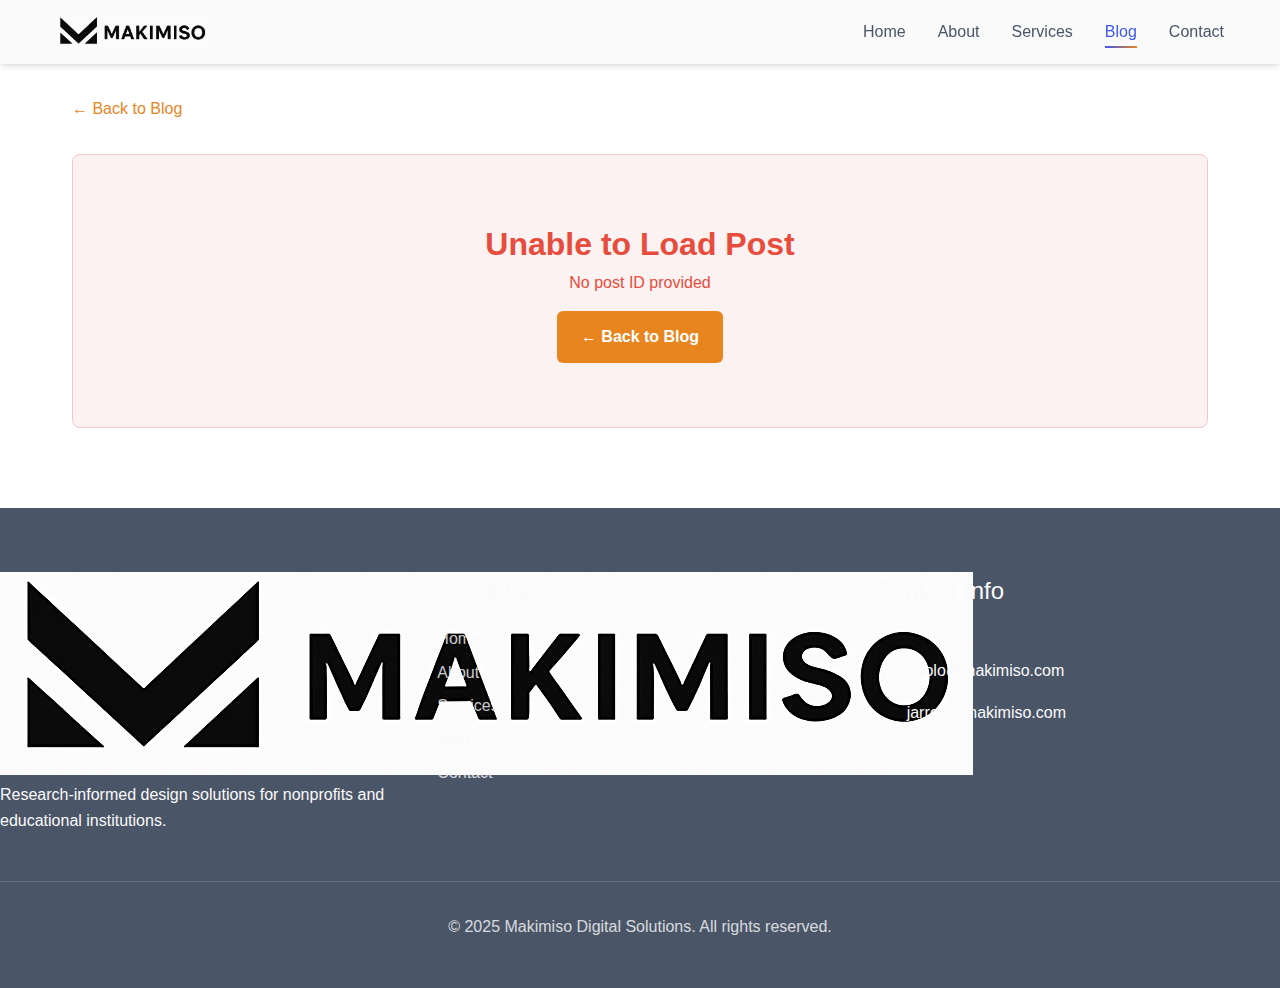
<file: blog-post.html>
<!DOCTYPE html>
<html lang="en">
<head>
    <meta charset="UTF-8">
    <meta name="viewport" content="width=device-width, initial-scale=1.0">
    <title id="post-title">Blog Post - Makimiso Digital Solutions</title>
    <meta name="description" id="post-description" content="Read the latest insights from Makimiso Digital Solutions">
    
    <!-- Open Graph tags -->
    <meta property="og:site_name" content="Makimiso Digital Solutions">
    <meta property="og:type" content="article">
    <meta property="og:title" id="og-title" content="Blog Post - Makimiso Digital Solutions">
    <meta property="og:description" id="og-description" content="Read the latest insights from Makimiso Digital Solutions">
    <meta property="og:url" id="og-url" content="https://makimiso.com/blog-post.html">
    
    <link rel="canonical" id="canonical-url" href="https://makimiso.com/blog-post.html">
    <link rel="stylesheet" href="css/styles.css">
    <link rel="stylesheet" href="css/enhanced-scripts.css">
</head>
<body>
    <header class="header">
        <nav class="navbar">
            <div class="nav-container">
                <div class="nav-logo">
                    <a href="index.html" class="logo">
                        <img src="assets/images/logos/header logo.png" alt="Makimiso Digital Solutions" />
                    </a>
                </div>
                <ul class="nav-menu">
                    <li class="nav-item">
                        <a href="index.html" class="nav-link">Home</a>
                    </li>
                    <li class="nav-item">
                        <a href="about.html" class="nav-link">About</a>
                    </li>
                    <li class="nav-item">
                        <a href="services.html" class="nav-link">Services</a>
                    </li>
                    <li class="nav-item">
                        <a href="blog.html" class="nav-link active">Blog</a>
                    </li>
                    <li class="nav-item">
                        <a href="contact.html" class="nav-link">Contact</a>
                    </li>
                </ul>
                <div class="nav-toggle" id="mobile-menu">
                    <span class="bar"></span>
                    <span class="bar"></span>
                    <span class="bar"></span>
                </div>
            </div>
        </nav>
    </header>

    <main id="main-content">
        <!-- Blog Post Content -->
        <article class="blog-post">
            <div class="container">
                <div class="blog-post-header">
                    <div class="blog-breadcrumb">
                        <a href="blog.html" class="breadcrumb-link">← Back to Blog</a>
                    </div>
                    
                    <div id="post-content">
                        <div class="loading-state">
                            <div class="loading-spinner"></div>
                            <p>Loading post...</p>
                        </div>
                    </div>
                </div>
            </div>
        </article>
    </main>

    <footer class="footer">
        <div class="footer-content">
            <div class="footer-section">
                <div class="footer-logo">
                    <img src="assets/images/logos/header logo.png" alt="Makimiso Digital Solutions" />
                </div>
                <p class="footer-description">
                    Research-informed design solutions for nonprofits and educational institutions.
                </p>
            </div>
            
            <div class="footer-section">
                <h3>Quick Links</h3>
                <ul class="footer-links">
                    <li><a href="index.html">Home</a></li>
                    <li><a href="about.html">About</a></li>
                    <li><a href="services.html">Services</a></li>
                    <li><a href="blog.html">Blog</a></li>
                    <li><a href="contact.html">Contact</a></li>
                </ul>
            </div>
            
            <div class="footer-section">
                <h3>Contact Info</h3>
                <div class="contact-info">
                    <p>paolo@makimiso.com</p>
                    <p>jarrett@makimiso.com</p>
                </div>
            </div>
        </div>
        
        <div class="footer-bottom">
            <p>&copy; 2025 Makimiso Digital Solutions. All rights reserved.</p>
        </div>
    </footer>

    <script src="js/script.js"></script>
    <script>
        // Blog post functionality
        const API_BASE_URL = 'https://makimiso-cms-production.up.railway.app/api';

        async function fetchBlogPost() {
            const urlParams = new URLSearchParams(window.location.search);
            const postId = urlParams.get('id');
            
            if (!postId) {
                showError('No post ID provided');
                return;
            }

            try {
                const response = await fetch(`${API_BASE_URL}/blog-posts/${postId}?populate=*`);
                
                if (!response.ok) {
                    throw new Error(`HTTP error! status: ${response.status}`);
                }
                
                const result = await response.json();
                console.log('Blog post response:', result);
                
                if (result.data) {
                    displayBlogPost(result.data);
                } else {
                    console.error('Unexpected response structure:', result);
                    showError('Invalid response format from server');
                }
            } catch (error) {
                console.error('Error fetching blog post:', error);
                showError('Unable to load blog post at this time. Please try again later.');
            }
        }

        function displayBlogPost(post) {
            const postData = post.attributes || post;
            const postContent = document.getElementById('post-content');
            
            const publishedDate = new Date(postData.publishedAt || postData.createdAt).toLocaleDateString('en-US', {
                year: 'numeric',
                month: 'long',
                day: 'numeric'
            });

            const featuredImage = postData.featured_image?.data?.[0]?.attributes?.url || 
                                postData.featured_image?.data?.attributes?.url || null;

            const tags = postData.tags || [];
            const tagsHTML = Array.isArray(tags) ? tags.map(tag => `<span class="tag">${tag}</span>`).join('') : '';

            // Update page meta information
            updatePageMeta(postData);

            const postHTML = `
                <div class="blog-post-content">
                    ${featuredImage ? `<div class="blog-post-image-container">
                        <img src="${featuredImage}" alt="${postData.title}" class="blog-post-featured-image" />
                    </div>` : ''}
                    
                    <div class="blog-post-meta">
                        <span class="blog-date">${publishedDate}</span>
                        ${postData.author ? `<span class="blog-author">By ${postData.author}</span>` : ''}
                    </div>
                    
                    <h1 class="blog-post-title">${postData.title}</h1>
                    
                    ${tagsHTML ? `<div class="blog-tags">${tagsHTML}</div>` : ''}
                    
                    <div class="blog-post-body">
                        ${formatContent(postData.content)}
                    </div>
                    
                    <div class="blog-post-footer">
                        <a href="blog.html" class="back-to-blog-btn">← Back to All Posts</a>
                    </div>
                </div>
            `;

            postContent.innerHTML = postHTML;
        }

        function updatePageMeta(postData) {
            // Update page title
            document.title = `${postData.title} - Makimiso Digital Solutions`;
            document.getElementById('post-title').content = `${postData.title} - Makimiso Digital Solutions`;
            
            // Update meta description
            const excerpt = postData.excerpt || (postData.content && postData.content.substring(0, 160) + '...');
            if (excerpt) {
                document.getElementById('post-description').content = excerpt;
                document.getElementById('og-description').content = excerpt;
            }
            
            // Update Open Graph tags
            document.getElementById('og-title').content = postData.title;
            
            // Update canonical URL
            const urlParams = new URLSearchParams(window.location.search);
            const postId = urlParams.get('id');
            const canonicalUrl = `https://makimiso.com/blog-post.html?id=${postId}`;
            document.getElementById('canonical-url').href = canonicalUrl;
            document.getElementById('og-url').content = canonicalUrl;
        }

        function formatContent(content) {
            if (!content) return '';
            
            // Basic formatting for content that might come from a rich text editor
            return content
                .replace(/\n\n/g, '</p><p>')
                .replace(/\n/g, '<br>')
                .replace(/^/, '<p>')
                .replace(/$/, '</p>');
        }

        function showError(message) {
            const postContent = document.getElementById('post-content');
            postContent.innerHTML = `
                <div class="error-state">
                    <h2>Unable to Load Post</h2>
                    <p>${message}</p>
                    <a href="blog.html" class="back-to-blog-btn">← Back to Blog</a>
                </div>
            `;
        }

        // Initialize blog post when page loads
        document.addEventListener('DOMContentLoaded', fetchBlogPost);
    </script>
</body>
</html>
</file>
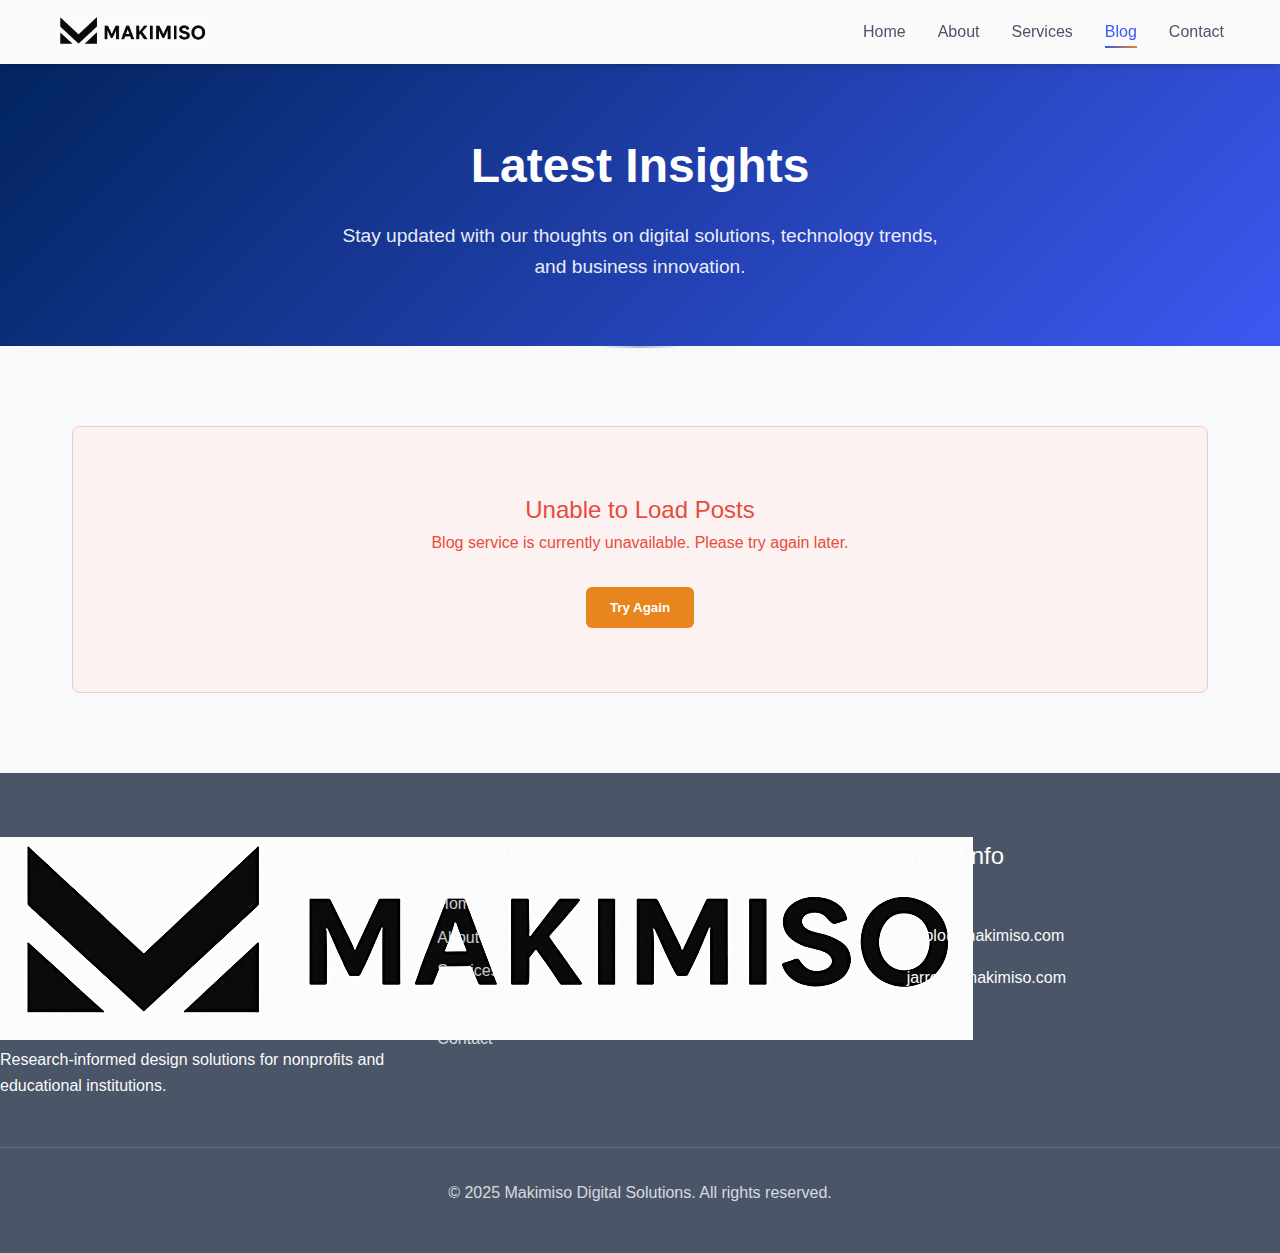
<file: blog.html>
<!DOCTYPE html>
<html lang="en">
<head>
    <meta charset="UTF-8">
    <meta name="viewport" content="width=device-width, initial-scale=1.0">
    <title>Blog - Makimiso Digital Solutions</title>
    <meta name="description" content="Latest insights and updates from Makimiso Digital Solutions on design, research, and digital innovation">
    
    <!-- Open Graph tags -->
    <meta property="og:site_name" content="Makimiso Digital Solutions">
    <meta property="og:type" content="website">
    <meta property="og:title" content="Blog - Makimiso Digital Solutions">
    <meta property="og:description" content="Latest insights on design, research, and digital innovation">
    <meta property="og:url" content="https://makimiso.com/blog.html">
    
    <link rel="canonical" href="https://makimiso.com/blog.html">
    <link rel="stylesheet" href="css/styles.css">
    <link rel="stylesheet" href="css/enhanced-scripts.css">
</head>
<body>
    <header class="header">
        <nav class="navbar">
            <div class="nav-container">
                <div class="nav-logo">
                    <a href="index.html" class="logo">
                        <img src="assets/images/logos/header logo.png" alt="Makimiso Digital Solutions" />
                    </a>
                </div>
                <ul class="nav-menu">
                    <li class="nav-item">
                        <a href="index.html" class="nav-link">Home</a>
                    </li>
                    <li class="nav-item">
                        <a href="about.html" class="nav-link">About</a>
                    </li>
                    <li class="nav-item">
                        <a href="services.html" class="nav-link">Services</a>
                    </li>
                    <li class="nav-item">
                        <a href="blog.html" class="nav-link active">Blog</a>
                    </li>
                    <li class="nav-item">
                        <a href="contact.html" class="nav-link">Contact</a>
                    </li>
                </ul>
                <div class="nav-toggle" id="mobile-menu">
                    <span class="bar"></span>
                    <span class="bar"></span>
                    <span class="bar"></span>
                </div>
            </div>
        </nav>
    </header>

    <main id="main-content">
        <!-- Blog Header Section -->
        <section class="blog-hero">
            <div class="container">
                <div class="blog-hero-content">
                    <h1 class="blog-title">Latest Insights</h1>
                    <p class="blog-subtitle">Stay updated with our thoughts on digital solutions, technology trends, and business innovation.</p>
                </div>
            </div>
        </section>

        <!-- Blog Posts Section -->
        <section class="blog-posts">
            <div class="container">
                <div id="blog-content">
                    <div class="loading-state">
                        <div class="loading-spinner"></div>
                        <p>Loading latest posts...</p>
                    </div>
                </div>
            </div>
        </section>
    </main>

    <footer class="footer">
        <div class="footer-content">
            <div class="footer-section">
                <div class="footer-logo">
                    <img src="assets/images/logos/header logo.png" alt="Makimiso Digital Solutions" />
                </div>
                <p class="footer-description">
                    Research-informed design solutions for nonprofits and educational institutions.
                </p>
            </div>
            
            <div class="footer-section">
                <h3>Quick Links</h3>
                <ul class="footer-links">
                    <li><a href="index.html">Home</a></li>
                    <li><a href="about.html">About</a></li>
                    <li><a href="services.html">Services</a></li>
                    <li><a href="blog.html">Blog</a></li>
                    <li><a href="contact.html">Contact</a></li>
                </ul>
            </div>
            
            <div class="footer-section">
                <h3>Contact Info</h3>
                <div class="contact-info">
                    <p>paolo@makimiso.com</p>
                    <p>jarrett@makimiso.com</p>
                </div>
            </div>
        </div>
        
        <div class="footer-bottom">
            <p>&copy; 2025 Makimiso Digital Solutions. All rights reserved.</p>
        </div>
    </footer>

    <script src="js/script.js"></script>
    <script>
        // Blog functionality
        const API_BASE_URL = 'https://makimiso-cms-production.up.railway.app/api';

        async function fetchBlogPosts() {
            try {
                console.log('Fetching blog posts from:', `${API_BASE_URL}/blog-posts?populate=*`);
                
                const response = await fetch(`${API_BASE_URL}/blog-posts?populate=*`, {
                    method: 'GET',
                    headers: {
                        'Content-Type': 'application/json',
                    },
                });
                
                console.log('Response status:', response.status);
                console.log('Response headers:', response.headers);
                
                if (!response.ok) {
                    throw new Error(`HTTP error! status: ${response.status}`);
                }
                
                const result = await response.json();
                console.log('Blog posts response:', result);
                console.log('Data type:', typeof result.data);
                console.log('Is data array:', Array.isArray(result.data));
                
                if (result.data && Array.isArray(result.data)) {
                    if (result.data.length === 0) {
                        showNoPosts();
                    } else {
                        displayBlogPosts(result.data);
                    }
                } else {
                    console.error('Unexpected response structure:', result);
                    showError('Invalid response format from server. Expected data array.');
                }
            } catch (error) {
                console.error('Detailed error fetching blog posts:', error);
                if (error.name === 'TypeError' && error.message.includes('fetch')) {
                    showError('Network error: Unable to connect to the blog service. Please check your internet connection.');
                } else {
                    showError(`Unable to load blog posts: ${error.message}`);
                }
            }
        }

        function showNoPosts() {
            const blogContent = document.getElementById('blog-content');
            blogContent.innerHTML = `
                <div class="no-posts">
                    <h3>No posts available yet</h3>
                    <p>Check back soon for our latest insights and updates!</p>
                </div>
            `;
        }

        function displayBlogPosts(posts) {
            const blogContent = document.getElementById('blog-content');
            
            if (posts.length === 0) {
                blogContent.innerHTML = `
                    <div class="no-posts">
                        <h3>No posts available yet</h3>
                        <p>Check back soon for our latest insights and updates!</p>
                    </div>
                `;
                return;
            }

            const postsHTML = posts.map(post => {
                const postData = post.attributes || post;
                const publishedDate = new Date(postData.publishedAt || postData.createdAt).toLocaleDateString('en-US', {
                    year: 'numeric',
                    month: 'long',
                    day: 'numeric'
                });

                const excerpt = postData.excerpt || (postData.content && postData.content.substring(0, 150) + '...') || 'Click to read more about this post.';
                
                const tags = postData.tags || [];
                const tagsHTML = Array.isArray(tags) ? tags.map(tag => `<span class="tag">${tag}</span>`).join('') : '';

                const featuredImage = postData.featured_image?.data?.[0]?.attributes?.url || 
                                    postData.featured_image?.data?.attributes?.url || 
                                    'https://via.placeholder.com/400x250?text=Makimiso+Blog';

                return `
                    <article class="blog-card">
                        <div class="blog-card-image">
                            <img src="${featuredImage}" alt="${postData.title}" loading="lazy" />
                        </div>
                        <div class="blog-card-content">
                            <div class="blog-meta">
                                <span class="blog-date">${publishedDate}</span>
                                ${postData.author ? `<span class="blog-author">By ${postData.author}</span>` : ''}
                            </div>
                            <h2 class="blog-card-title">
                                <a href="blog-post.html?id=${post.id}" class="blog-card-link">
                                    ${postData.title}
                                </a>
                            </h2>
                            <p class="blog-excerpt">${excerpt}</p>
                            ${tagsHTML ? `<div class="blog-tags">${tagsHTML}</div>` : ''}
                            <a href="blog-post.html?id=${post.id}" class="read-more-btn">
                                Read More <span class="arrow">→</span>
                            </a>
                        </div>
                    </article>
                `;
            }).join('');

            blogContent.innerHTML = `<div class="blog-grid">${postsHTML}</div>`;
        }

        function showError(message) {
            const blogContent = document.getElementById('blog-content');
            blogContent.innerHTML = `
                <div class="error-state">
                    <h3>Unable to Load Posts</h3>
                    <p>${message}</p>
                    <button onclick="fetchBlogPosts()" class="retry-btn">Try Again</button>
                </div>
            `;
        }

        // Test function to check if API is reachable
        async function testAPI() {
            try {
                const response = await fetch(`${API_BASE_URL}/blog-posts`);
                console.log('Basic API test - Status:', response.status);
                return response.ok;
            } catch (error) {
                console.log('Basic API test failed:', error);
                return false;
            }
        }

        // Initialize blog when page loads
        document.addEventListener('DOMContentLoaded', async () => {
            console.log('DOM loaded, starting blog initialization...');
            
            // First test basic API connectivity
            const apiWorking = await testAPI();
            if (!apiWorking) {
                showError('Blog service is currently unavailable. Please try again later.');
                return;
            }
            
            // If API is working, fetch posts
            fetchBlogPosts();
        });
    </script>
</body>
</html>
</file>
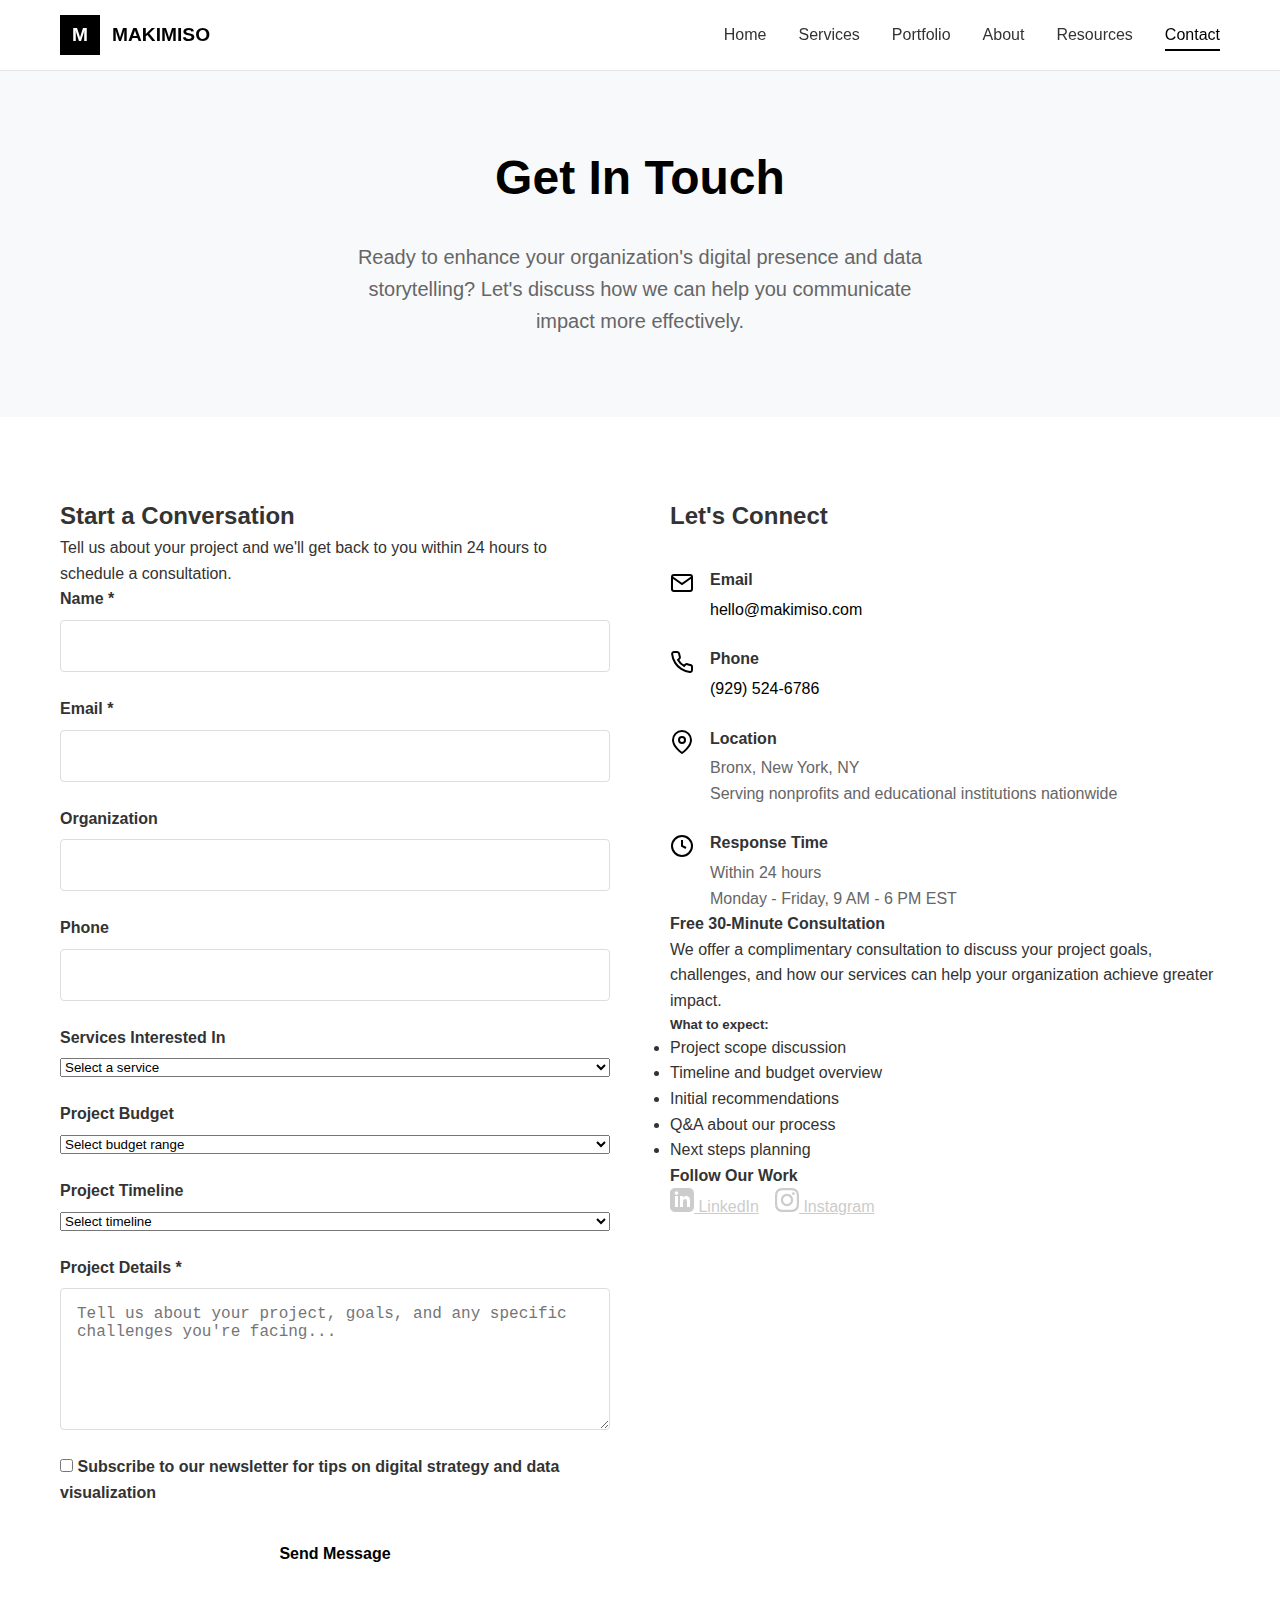
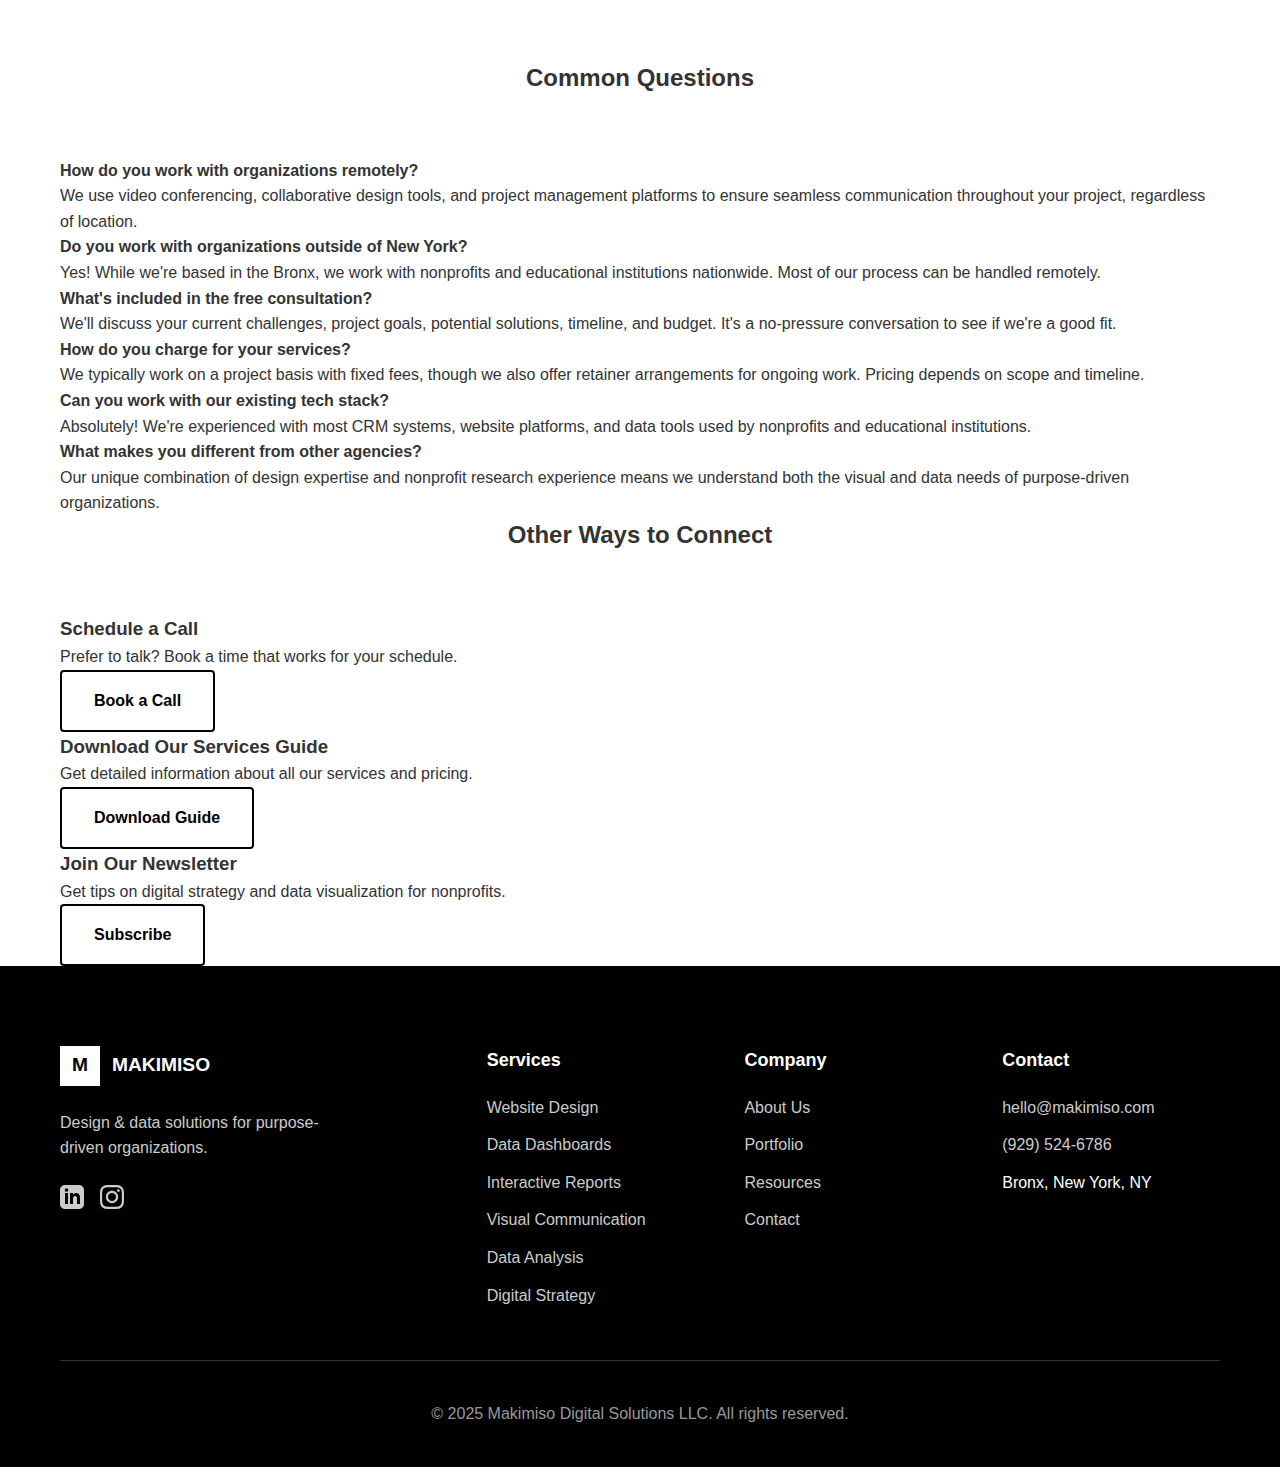
<file: contact.html>
<!DOCTYPE html>
<html lang="en">
<head>
    <meta charset="UTF-8">
    <meta name="viewport" content="width=device-width, initial-scale=1.0">
    <title>Contact Us | Makimiso Digital Solutions</title>
    <meta name="description" content="Ready to enhance your organization's digital presence and data storytelling? Get in touch with Makimiso Digital Solutions to discuss your project.">
    <link rel="stylesheet" href="styles.css">
</head>
<body>
    <!-- Header & Navigation -->
    <header class="header">
        <nav class="nav">
            <div class="nav-container">
                <a href="index.html" class="nav-logo">
                    <div class="logo">M</div>
                    <span>MAKIMISO</span>
                </a>
                <ul class="nav-menu">
                    <li><a href="index.html" class="nav-link">Home</a></li>
                    <li class="nav-dropdown">
                        <a href="services.html" class="nav-link">Services</a>
                        <ul class="dropdown-menu">
                            <li><a href="website-design.html">Website Design</a></li>
                            <li><a href="data-dashboards.html">Data Dashboards</a></li>
                            <li><a href="interactive-reports.html">Interactive Reports</a></li>
                            <li><a href="visual-communication.html">Visual Communication</a></li>
                            <li><a href="data-analysis.html">Data Analysis</a></li>
                            <li><a href="digital-strategy.html">Digital Strategy</a></li>
                        </ul>
                    </li>
                    <li><a href="portfolio.html" class="nav-link">Portfolio</a></li>
                    <li><a href="about.html" class="nav-link">About</a></li>
                    <li><a href="resources.html" class="nav-link">Resources</a></li>
                    <li><a href="contact.html" class="nav-link active">Contact</a></li>
                </ul>
                <button class="nav-toggle">
                    <span></span>
                    <span></span>
                    <span></span>
                </button>
            </div>
        </nav>
    </header>

    <!-- Contact Hero Section -->
    <section class="service-hero">
        <div class="container">
            <div class="service-hero-content">
                <h1>Get In Touch</h1>
                <p>Ready to enhance your organization's digital presence and data storytelling? Let's discuss how we can help you communicate impact more effectively.</p>
            </div>
        </div>
    </section>

    <!-- Contact Content -->
    <section class="contact-content">
        <div class="container">
            <div class="contact-grid">
                <div class="contact-form-container">
                    <h2>Start a Conversation</h2>
                    <p>Tell us about your project and we'll get back to you within 24 hours to schedule a consultation.</p>
                    
                    <form class="contact-form" action="#" method="POST">
                        <div class="form-group">
                            <label for="name">Name *</label>
                            <input type="text" id="name" name="name" required>
                        </div>
                        
                        <div class="form-group">
                            <label for="email">Email *</label>
                            <input type="email" id="email" name="email" required>
                        </div>
                        
                        <div class="form-group">
                            <label for="organization">Organization</label>
                            <input type="text" id="organization" name="organization">
                        </div>
                        
                        <div class="form-group">
                            <label for="phone">Phone</label>
                            <input type="tel" id="phone" name="phone">
                        </div>
                        
                        <div class="form-group">
                            <label for="services">Services Interested In</label>
                            <select id="services" name="services">
                                <option value="">Select a service</option>
                                <option value="website-design">Website Design</option>
                                <option value="data-dashboards">Data Dashboards</option>
                                <option value="interactive-reports">Interactive Reports</option>
                                <option value="visual-communication">Visual Communication</option>
                                <option value="data-analysis">Data Analysis</option>
                                <option value="digital-strategy">Digital Strategy</option>
                                <option value="multiple">Multiple Services</option>
                                <option value="not-sure">Not Sure - Need Consultation</option>
                            </select>
                        </div>
                        
                        <div class="form-group">
                            <label for="budget">Project Budget</label>
                            <select id="budget" name="budget">
                                <option value="">Select budget range</option>
                                <option value="under-10k">Under $10,000</option>
                                <option value="10k-25k">$10,000 - $25,000</option>
                                <option value="25k-50k">$25,000 - $50,000</option>
                                <option value="50k-plus">$50,000+</option>
                                <option value="discuss">Prefer to discuss</option>
                            </select>
                        </div>
                        
                        <div class="form-group">
                            <label for="timeline">Project Timeline</label>
                            <select id="timeline" name="timeline">
                                <option value="">Select timeline</option>
                                <option value="asap">ASAP</option>
                                <option value="1-3-months">1-3 months</option>
                                <option value="3-6-months">3-6 months</option>
                                <option value="6-months-plus">6+ months</option>
                                <option value="exploring">Just exploring</option>
                            </select>
                        </div>
                        
                        <div class="form-group">
                            <label for="message">Project Details *</label>
                            <textarea id="message" name="message" rows="6" placeholder="Tell us about your project, goals, and any specific challenges you're facing..." required></textarea>
                        </div>
                        
                        <div class="form-group">
                            <label class="checkbox-label">
                                <input type="checkbox" name="newsletter" value="yes">
                                <span class="checkmark"></span>
                                Subscribe to our newsletter for tips on digital strategy and data visualization
                            </label>
                        </div>
                        
                        <button type="submit" class="btn btn-primary">Send Message</button>
                    </form>
                </div>

                <div class="contact-info">
                    <h3>Let's Connect</h3>
                    
                    <div class="contact-details">
                        <div class="contact-item">
                            <div class="contact-icon">
                                <svg width="24" height="24" viewBox="0 0 24 24" fill="none" stroke="currentColor" stroke-width="2">
                                    <path d="M4 4h16c1.1 0 2 .9 2 2v12c0 1.1-.9 2-2 2H4c-1.1 0-2-.9-2-2V6c0-1.1.9-2 2-2z"/>
                                    <polyline points="22,6 12,13 2,6"/>
                                </svg>
                            </div>
                            <div class="contact-text">
                                <h4>Email</h4>
                                <p><a href="mailto:hello@makimiso.com">hello@makimiso.com</a></p>
                            </div>
                        </div>
                        
                        <div class="contact-item">
                            <div class="contact-icon">
                                <svg width="24" height="24" viewBox="0 0 24 24" fill="none" stroke="currentColor" stroke-width="2">
                                    <path d="M22 16.92v3a2 2 0 0 1-2.18 2 19.79 19.79 0 0 1-8.63-3.07 19.5 19.5 0 0 1-6-6 19.79 19.79 0 0 1-3.07-8.67A2 2 0 0 1 4.11 2h3a2 2 0 0 1 2 1.72 12.84 12.84 0 0 0 .7 2.81 2 2 0 0 1-.45 2.11L8.09 9.91a16 16 0 0 0 6 6l1.27-1.27a2 2 0 0 1 2.11-.45 12.84 12.84 0 0 0 2.81.7A2 2 0 0 1 22 16.92z"/>
                                </svg>
                            </div>
                            <div class="contact-text">
                                <h4>Phone</h4>
                                <p><a href="tel:+19295246786">(929) 524-6786</a></p>
                            </div>
                        </div>
                        
                        <div class="contact-item">
                            <div class="contact-icon">
                                <svg width="24" height="24" viewBox="0 0 24 24" fill="none" stroke="currentColor" stroke-width="2">
                                    <path d="M21 10c0 7-9 13-9 13s-9-6-9-13a9 9 0 0 1 18 0z"/>
                                    <circle cx="12" cy="10" r="3"/>
                                </svg>
                            </div>
                            <div class="contact-text">
                                <h4>Location</h4>
                                <p>Bronx, New York, NY</p>
                                <p class="small-text">Serving nonprofits and educational institutions nationwide</p>
                            </div>
                        </div>
                        
                        <div class="contact-item">
                            <div class="contact-icon">
                                <svg width="24" height="24" viewBox="0 0 24 24" fill="none" stroke="currentColor" stroke-width="2">
                                    <circle cx="12" cy="12" r="10"/>
                                    <polyline points="12,6 12,12 16,14"/>
                                </svg>
                            </div>
                            <div class="contact-text">
                                <h4>Response Time</h4>
                                <p>Within 24 hours</p>
                                <p class="small-text">Monday - Friday, 9 AM - 6 PM EST</p>
                            </div>
                        </div>
                    </div>

                    <div class="consultation-info">
                        <h4>Free 30-Minute Consultation</h4>
                        <p>We offer a complimentary consultation to discuss your project goals, challenges, and how our services can help your organization achieve greater impact.</p>
                        
                        <div class="consultation-benefits">
                            <h5>What to expect:</h5>
                            <ul>
                                <li>Project scope discussion</li>
                                <li>Timeline and budget overview</li>
                                <li>Initial recommendations</li>
                                <li>Q&A about our process</li>
                                <li>Next steps planning</li>
                            </ul>
                        </div>
                    </div>

                    <div class="social-connect">
                        <h4>Follow Our Work</h4>
                        <div class="social-links">
                            <a href="#" aria-label="LinkedIn" class="social-link">
                                <svg width="24" height="24" viewBox="0 0 24 24" fill="currentColor">
                                    <path d="M19 0h-14c-2.761 0-5 2.239-5 5v14c0 2.761 2.239 5 5 5h14c2.762 0 5-2.239 5-5v-14c0-2.761-2.238-5-5-5zm-11 19h-3v-11h3v11zm-1.5-12.268c-.966 0-1.75-.79-1.75-1.764s.784-1.764 1.75-1.764 1.75.79 1.75 1.764-.783 1.764-1.75 1.764zm13.5 12.268h-3v-5.604c0-3.368-4-3.113-4 0v5.604h-3v-11h3v1.765c1.396-2.586 7-2.777 7 2.476v6.759z"/>
                                </svg>
                                LinkedIn
                            </a>
                            <a href="#" aria-label="Instagram" class="social-link">
                                <svg width="24" height="24" viewBox="0 0 24 24" fill="currentColor">
                                    <path d="M12 2.163c3.204 0 3.584.012 4.85.07 3.252.148 4.771 1.691 4.919 4.919.058 1.265.069 1.645.069 4.849 0 3.205-.012 3.584-.069 4.849-.149 3.225-1.664 4.771-4.919 4.919-1.266.058-1.644.07-4.85.07-3.204 0-3.584-.012-4.849-.07-3.26-.149-4.771-1.699-4.919-4.92-.058-1.265-.07-1.644-.07-4.849 0-3.204.013-3.583.07-4.849.149-3.227 1.664-4.771 4.919-4.919 1.266-.057 1.645-.069 4.849-.069zm0-2.163c-3.259 0-3.667.014-4.947.072-4.358.2-6.78 2.618-6.98 6.98-.059 1.281-.073 1.689-.073 4.948 0 3.259.014 3.668.072 4.948.2 4.358 2.618 6.78 6.98 6.98 1.281.058 1.689.072 4.948.072 3.259 0 3.668-.014 4.948-.072 4.354-.2 6.782-2.618 6.979-6.98.059-1.28.073-1.689.073-4.948 0-3.259-.014-3.667-.072-4.947-.196-4.354-2.617-6.78-6.979-6.98-1.281-.059-1.69-.073-4.949-.073zm0 5.838c-3.403 0-6.162 2.759-6.162 6.162s2.759 6.163 6.162 6.163 6.162-2.759 6.162-6.163c0-3.403-2.759-6.162-6.162-6.162zm0 10.162c-2.209 0-4-1.79-4-4 0-2.209 1.791-4 4-4s4 1.791 4 4c0 2.21-1.791 4-4 4zm6.406-11.845c-.796 0-1.441.645-1.441 1.44s.645 1.44 1.441 1.44c.795 0 1.439-.645 1.439-1.44s-.644-1.44-1.439-1.44z"/>
                                </svg>
                                Instagram
                            </a>
                        </div>
                    </div>
                </div>
            </div>
        </div>
    </section>

    <!-- FAQ Section -->
    <section class="faq-section">
        <div class="container">
            <h2 class="text-center mb-large">Common Questions</h2>
            <div class="faq-grid">
                <div class="faq-item">
                    <h4>How do you work with organizations remotely?</h4>
                    <p>We use video conferencing, collaborative design tools, and project management platforms to ensure seamless communication throughout your project, regardless of location.</p>
                </div>
                <div class="faq-item">
                    <h4>Do you work with organizations outside of New York?</h4>
                    <p>Yes! While we're based in the Bronx, we work with nonprofits and educational institutions nationwide. Most of our process can be handled remotely.</p>
                </div>
                <div class="faq-item">
                    <h4>What's included in the free consultation?</h4>
                    <p>We'll discuss your current challenges, project goals, potential solutions, timeline, and budget. It's a no-pressure conversation to see if we're a good fit.</p>
                </div>
                <div class="faq-item">
                    <h4>How do you charge for your services?</h4>
                    <p>We typically work on a project basis with fixed fees, though we also offer retainer arrangements for ongoing work. Pricing depends on scope and timeline.</p>
                </div>
                <div class="faq-item">
                    <h4>Can you work with our existing tech stack?</h4>
                    <p>Absolutely! We're experienced with most CRM systems, website platforms, and data tools used by nonprofits and educational institutions.</p>
                </div>
                <div class="faq-item">
                    <h4>What makes you different from other agencies?</h4>
                    <p>Our unique combination of design expertise and nonprofit research experience means we understand both the visual and data needs of purpose-driven organizations.</p>
                </div>
            </div>
        </div>
    </section>

    <!-- Alternative Contact Methods -->
    <section class="alternative-contact">
        <div class="container">
            <h2 class="text-center mb-large">Other Ways to Connect</h2>
            <div class="contact-methods">
                <div class="contact-method">
                    <h3>Schedule a Call</h3>
                    <p>Prefer to talk? Book a time that works for your schedule.</p>
                    <a href="#" class="btn btn-secondary">Book a Call</a>
                </div>
                <div class="contact-method">
                    <h3>Download Our Services Guide</h3>
                    <p>Get detailed information about all our services and pricing.</p>
                    <a href="#" class="btn btn-secondary">Download Guide</a>
                </div>
                <div class="contact-method">
                    <h3>Join Our Newsletter</h3>
                    <p>Get tips on digital strategy and data visualization for nonprofits.</p>
                    <a href="#" class="btn btn-secondary">Subscribe</a>
                </div>
            </div>
        </div>
    </section>

    <!-- Footer -->
    <footer class="footer">
        <div class="container">
            <div class="footer-content">
                <div class="footer-brand">
                    <div class="footer-logo">
                        <div class="logo">M</div>
                        <span>MAKIMISO</span>
                    </div>
                    <p>Design & data solutions for purpose-driven organizations.</p>
                    <div class="social-links">
                        <a href="#" aria-label="LinkedIn"><svg width="24" height="24" viewBox="0 0 24 24" fill="currentColor"><path d="M19 0h-14c-2.761 0-5 2.239-5 5v14c0 2.761 2.239 5 5 5h14c2.762 0 5-2.239 5-5v-14c0-2.761-2.238-5-5-5zm-11 19h-3v-11h3v11zm-1.5-12.268c-.966 0-1.75-.79-1.75-1.764s.784-1.764 1.75-1.764 1.75.79 1.75 1.764-.783 1.764-1.75 1.764zm13.5 12.268h-3v-5.604c0-3.368-4-3.113-4 0v5.604h-3v-11h3v1.765c1.396-2.586 7-2.777 7 2.476v6.759z"/></svg></a>
                        <a href="#" aria-label="Instagram"><svg width="24" height="24" viewBox="0 0 24 24" fill="currentColor"><path d="M12 2.163c3.204 0 3.584.012 4.85.07 3.252.148 4.771 1.691 4.919 4.919.058 1.265.069 1.645.069 4.849 0 3.205-.012 3.584-.069 4.849-.149 3.225-1.664 4.771-4.919 4.919-1.266.058-1.644.07-4.85.07-3.204 0-3.584-.012-4.849-.07-3.26-.149-4.771-1.699-4.919-4.92-.058-1.265-.07-1.644-.07-4.849 0-3.204.013-3.583.07-4.849.149-3.227 1.664-4.771 4.919-4.919 1.266-.057 1.645-.069 4.849-.069zm0-2.163c-3.259 0-3.667.014-4.947.072-4.358.2-6.78 2.618-6.98 6.98-.059 1.281-.073 1.689-.073 4.948 0 3.259.014 3.668.072 4.948.2 4.358 2.618 6.78 6.98 6.98 1.281.058 1.689.072 4.948.072 3.259 0 3.668-.014 4.948-.072 4.354-.2 6.782-2.618 6.979-6.98.059-1.28.073-1.689.073-4.948 0-3.259-.014-3.667-.072-4.947-.196-4.354-2.617-6.78-6.979-6.98-1.281-.059-1.69-.073-4.949-.073zm0 5.838c-3.403 0-6.162 2.759-6.162 6.162s2.759 6.163 6.162 6.163 6.162-2.759 6.162-6.163c0-3.403-2.759-6.162-6.162-6.162zm0 10.162c-2.209 0-4-1.79-4-4 0-2.209 1.791-4 4-4s4 1.791 4 4c0 2.21-1.791 4-4 4zm6.406-11.845c-.796 0-1.441.645-1.441 1.44s.645 1.44 1.441 1.44c.795 0 1.439-.645 1.439-1.44s-.644-1.44-1.439-1.44z"/></svg></a>
                    </div>
                </div>
                
                <div class="footer-nav">
                    <div class="footer-column">
                        <h4>Services</h4>
                        <ul>
                            <li><a href="website-design.html">Website Design</a></li>
                            <li><a href="data-dashboards.html">Data Dashboards</a></li>
                            <li><a href="interactive-reports.html">Interactive Reports</a></li>
                            <li><a href="visual-communication.html">Visual Communication</a></li>
                            <li><a href="data-analysis.html">Data Analysis</a></li>
                            <li><a href="digital-strategy.html">Digital Strategy</a></li>
                        </ul>
                    </div>
                    
                    <div class="footer-column">
                        <h4>Company</h4>
                        <ul>
                            <li><a href="about.html">About Us</a></li>
                            <li><a href="portfolio.html">Portfolio</a></li>
                            <li><a href="resources.html">Resources</a></li>
                            <li><a href="contact.html">Contact</a></li>
                        </ul>
                    </div>
                    
                    <div class="footer-column">
                        <h4>Contact</h4>
                        <ul>
                            <li><a href="mailto:hello@makimiso.com">hello@makimiso.com</a></li>
                            <li><a href="tel:+19295246786">(929) 524-6786</a></li>
                            <li>Bronx, New York, NY</li>
                        </ul>
                    </div>
                </div>
            </div>
            
            <div class="footer-bottom">
                <p>&copy; 2025 Makimiso Digital Solutions LLC. All rights reserved.</p>
            </div>
        </div>
    </footer>

    <script src="script.js"></script>
</body>
</html>
</file>
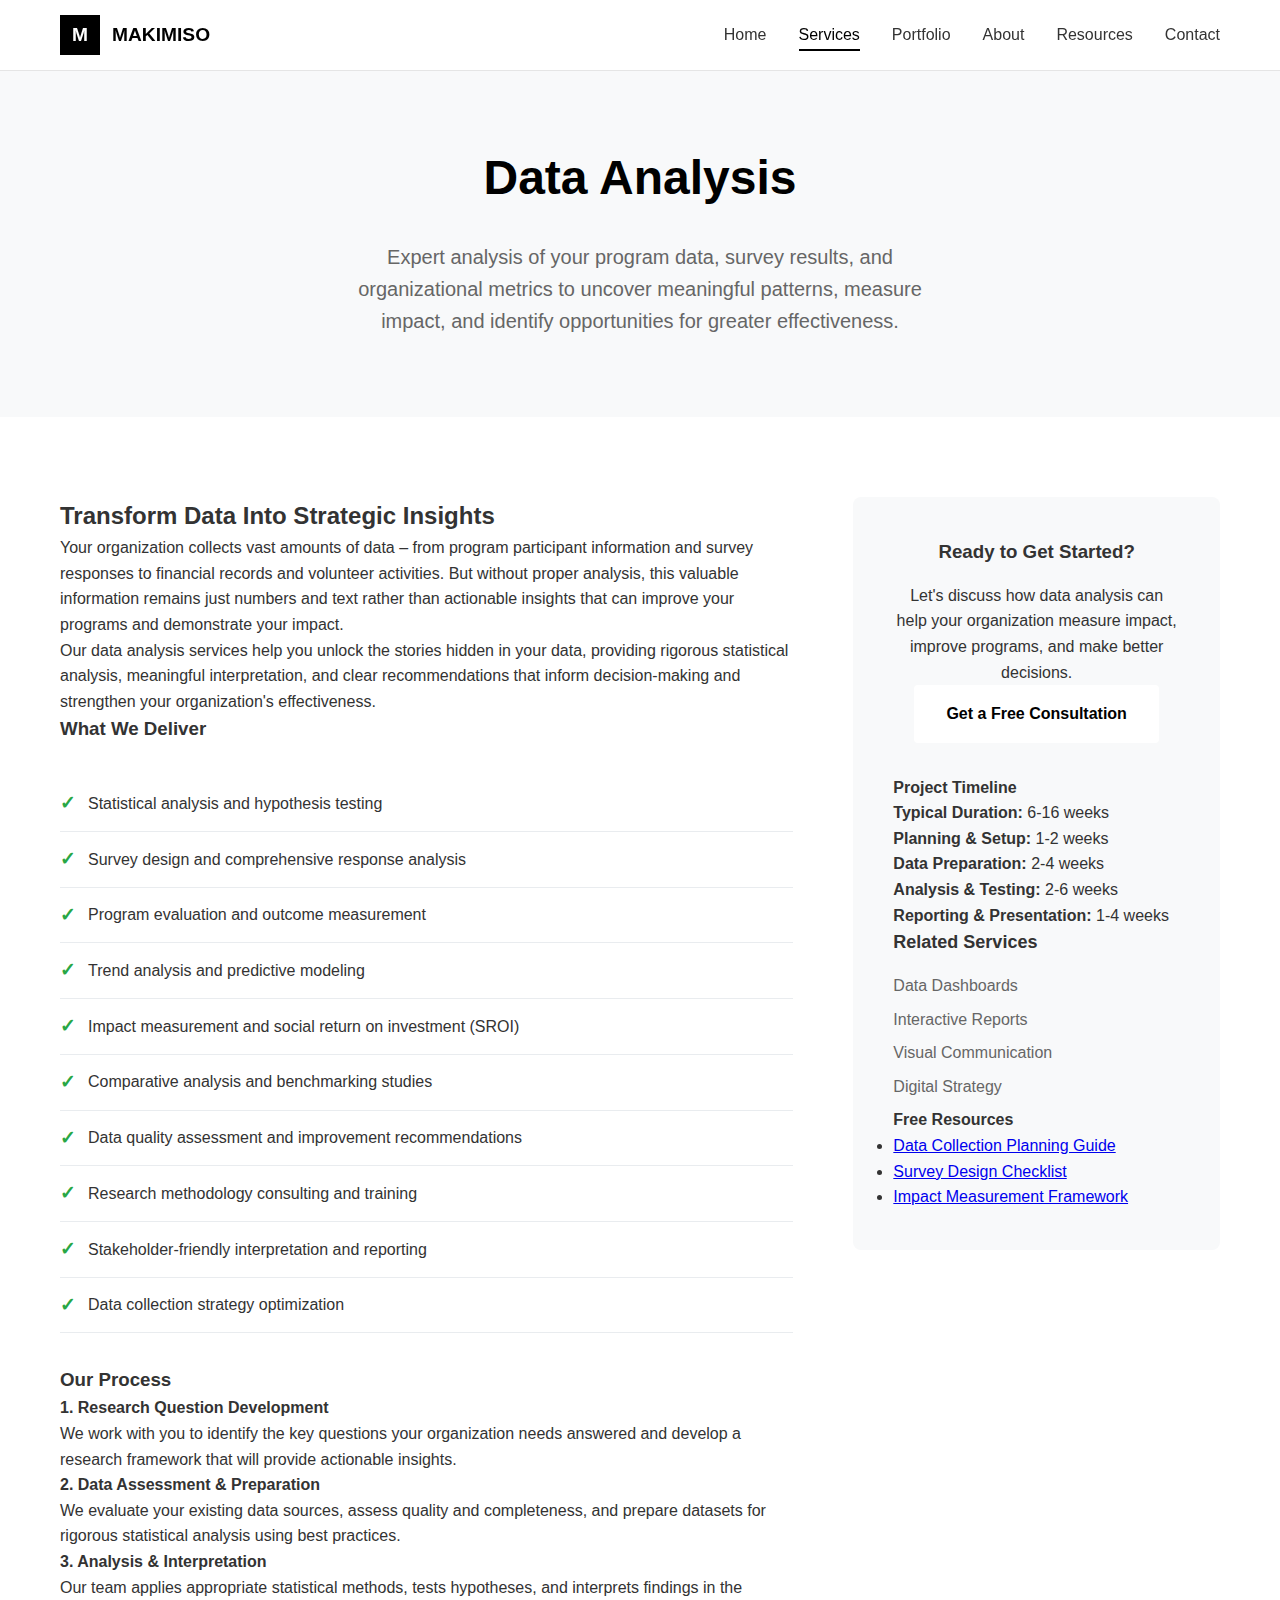
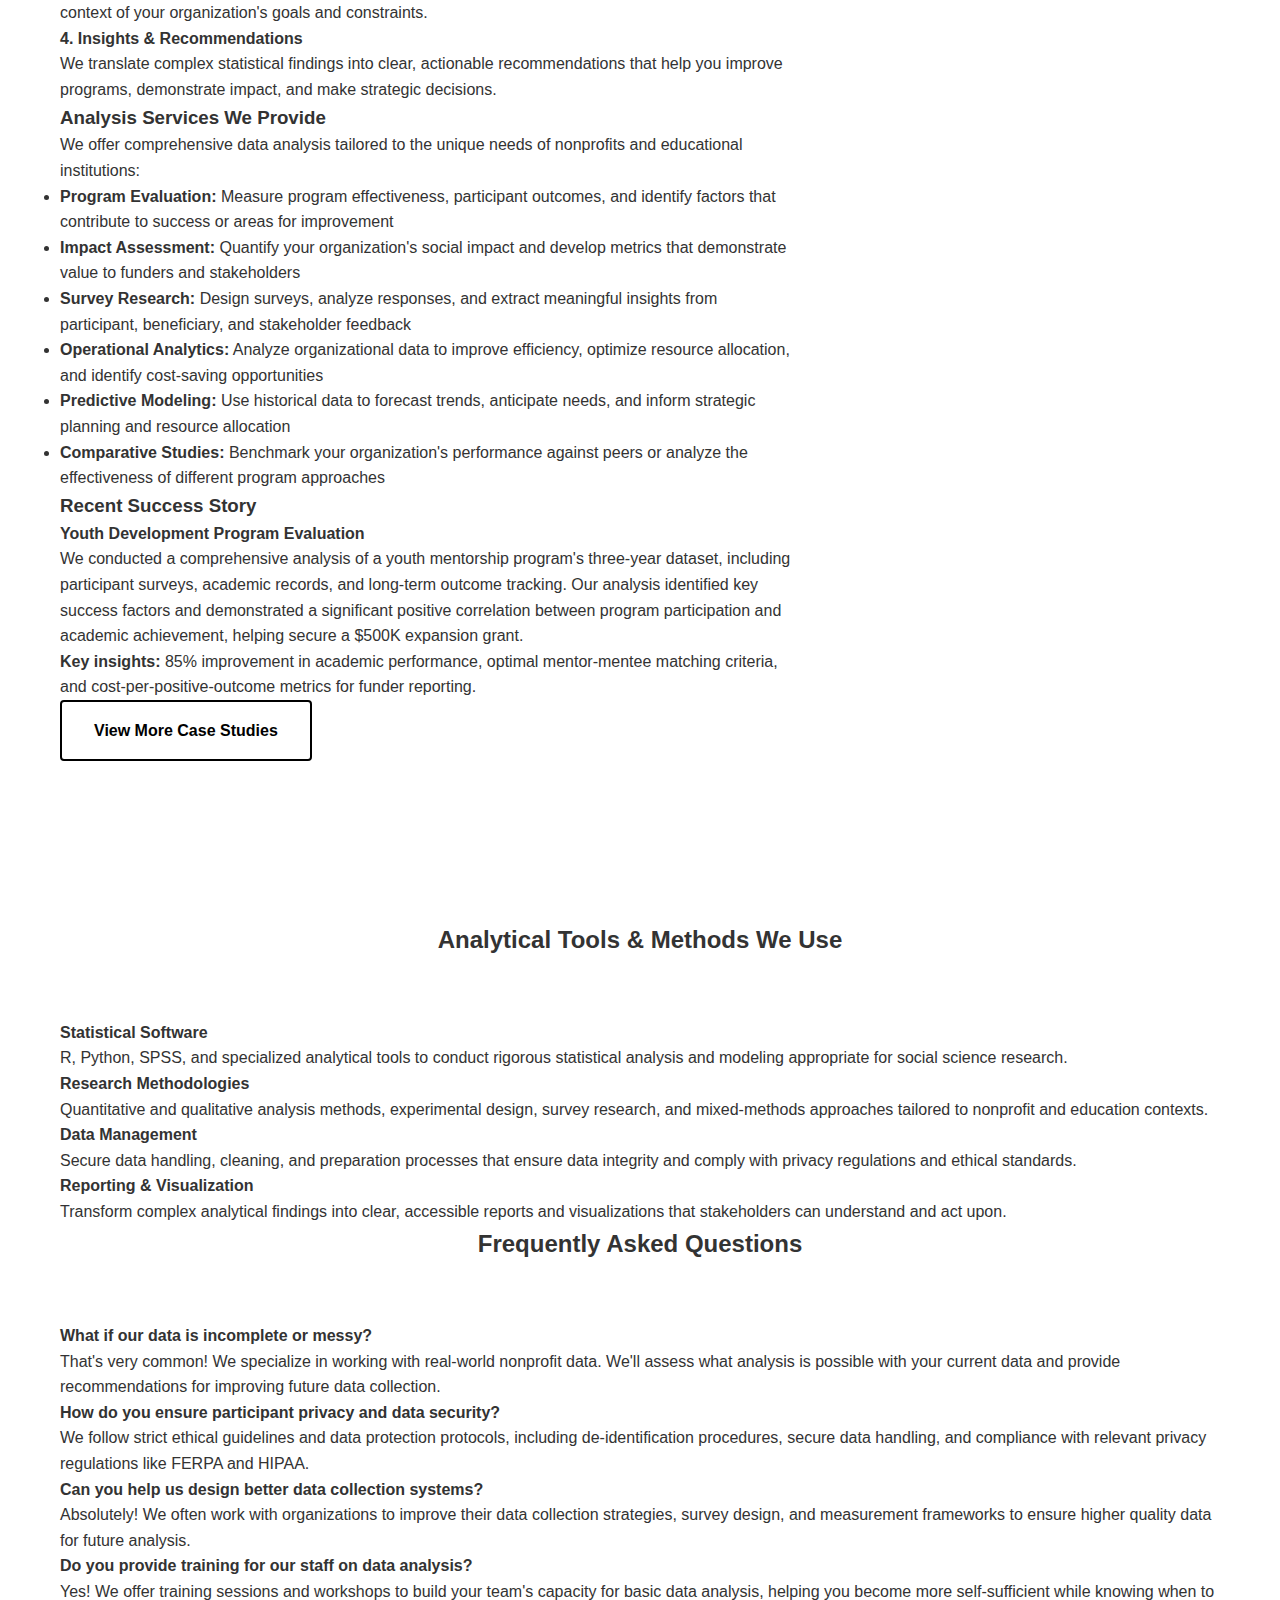
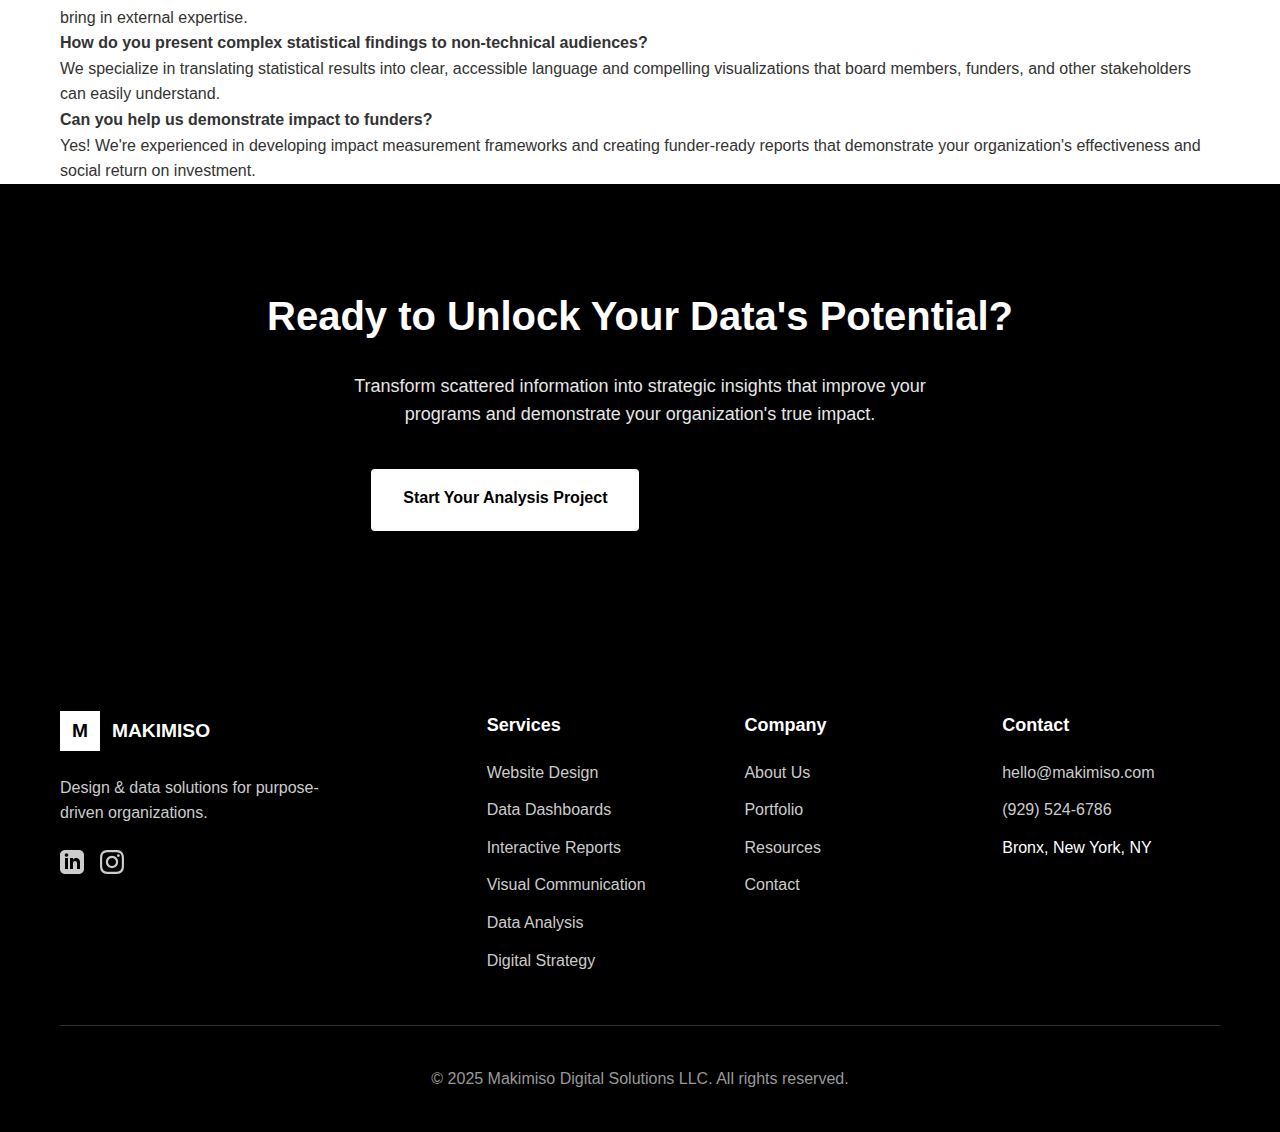
<file: data-analysis.html>
<!DOCTYPE html>
<html lang="en">
<head>
    <meta charset="UTF-8">
    <meta name="viewport" content="width=device-width, initial-scale=1.0">
    <title>Data Analysis Services | Makimiso Digital Solutions</title>
    <meta name="description" content="Expert analysis of program data, survey results, and organizational metrics to uncover meaningful patterns and opportunities for nonprofits and educational institutions.">
    <link rel="stylesheet" href="styles.css">
</head>
<body>
    <!-- Header & Navigation -->
    <header class="header">
        <nav class="nav">
            <div class="nav-container">
                <a href="index.html" class="nav-logo">
                    <div class="logo">M</div>
                    <span>MAKIMISO</span>
                </a>
                <ul class="nav-menu">
                    <li><a href="index.html" class="nav-link">Home</a></li>
                    <li class="nav-dropdown">
                        <a href="services.html" class="nav-link active">Services</a>
                        <ul class="dropdown-menu">
                            <li><a href="website-design.html">Website Design</a></li>
                            <li><a href="data-dashboards.html">Data Dashboards</a></li>
                            <li><a href="interactive-reports.html">Interactive Reports</a></li>
                            <li><a href="visual-communication.html">Visual Communication</a></li>
                            <li><a href="data-analysis.html">Data Analysis</a></li>
                            <li><a href="digital-strategy.html">Digital Strategy</a></li>
                        </ul>
                    </li>
                    <li><a href="portfolio.html" class="nav-link">Portfolio</a></li>
                    <li><a href="about.html" class="nav-link">About</a></li>
                    <li><a href="resources.html" class="nav-link">Resources</a></li>
                    <li><a href="contact.html" class="nav-link">Contact</a></li>
                </ul>
                <button class="nav-toggle">
                    <span></span>
                    <span></span>
                    <span></span>
                </button>
            </div>
        </nav>
    </header>

    <!-- Service Hero Section -->
    <section class="service-hero">
        <div class="container">
            <div class="service-hero-content">
                <h1>Data Analysis</h1>
                <p>Expert analysis of your program data, survey results, and organizational metrics to uncover meaningful patterns, measure impact, and identify opportunities for greater effectiveness.</p>
            </div>
        </div>
    </section>

    <!-- Service Content -->
    <section class="service-content">
        <div class="container">
            <div class="service-details">
                <div class="service-main">
                    <h2>Transform Data Into Strategic Insights</h2>
                    <p>Your organization collects vast amounts of data – from program participant information and survey responses to financial records and volunteer activities. But without proper analysis, this valuable information remains just numbers and text rather than actionable insights that can improve your programs and demonstrate your impact.</p>
                    
                    <p>Our data analysis services help you unlock the stories hidden in your data, providing rigorous statistical analysis, meaningful interpretation, and clear recommendations that inform decision-making and strengthen your organization's effectiveness.</p>

                    <h3>What We Deliver</h3>
                    <ul class="features-list">
                        <li>Statistical analysis and hypothesis testing</li>
                        <li>Survey design and comprehensive response analysis</li>
                        <li>Program evaluation and outcome measurement</li>
                        <li>Trend analysis and predictive modeling</li>
                        <li>Impact measurement and social return on investment (SROI)</li>
                        <li>Comparative analysis and benchmarking studies</li>
                        <li>Data quality assessment and improvement recommendations</li>
                        <li>Research methodology consulting and training</li>
                        <li>Stakeholder-friendly interpretation and reporting</li>
                        <li>Data collection strategy optimization</li>
                    </ul>

                    <h3>Our Process</h3>
                    <div class="process-steps">
                        <div class="process-step">
                            <h4>1. Research Question Development</h4>
                            <p>We work with you to identify the key questions your organization needs answered and develop a research framework that will provide actionable insights.</p>
                        </div>
                        <div class="process-step">
                            <h4>2. Data Assessment & Preparation</h4>
                            <p>We evaluate your existing data sources, assess quality and completeness, and prepare datasets for rigorous statistical analysis using best practices.</p>
                        </div>
                        <div class="process-step">
                            <h4>3. Analysis & Interpretation</h4>
                            <p>Our team applies appropriate statistical methods, tests hypotheses, and interprets findings in the context of your organization's goals and constraints.</p>
                        </div>
                        <div class="process-step">
                            <h4>4. Insights & Recommendations</h4>
                            <p>We translate complex statistical findings into clear, actionable recommendations that help you improve programs, demonstrate impact, and make strategic decisions.</p>
                        </div>
                    </div>

                    <h3>Analysis Services We Provide</h3>
                    <p>We offer comprehensive data analysis tailored to the unique needs of nonprofits and educational institutions:</p>
                    
                    <ul class="benefits-list">
                        <li><strong>Program Evaluation:</strong> Measure program effectiveness, participant outcomes, and identify factors that contribute to success or areas for improvement</li>
                        <li><strong>Impact Assessment:</strong> Quantify your organization's social impact and develop metrics that demonstrate value to funders and stakeholders</li>
                        <li><strong>Survey Research:</strong> Design surveys, analyze responses, and extract meaningful insights from participant, beneficiary, and stakeholder feedback</li>
                        <li><strong>Operational Analytics:</strong> Analyze organizational data to improve efficiency, optimize resource allocation, and identify cost-saving opportunities</li>
                        <li><strong>Predictive Modeling:</strong> Use historical data to forecast trends, anticipate needs, and inform strategic planning and resource allocation</li>
                        <li><strong>Comparative Studies:</strong> Benchmark your organization's performance against peers or analyze the effectiveness of different program approaches</li>
                    </ul>

                    <div class="case-study-preview">
                        <h3>Recent Success Story</h3>
                        <div class="case-study-card">
                            <h4>Youth Development Program Evaluation</h4>
                            <p>We conducted a comprehensive analysis of a youth mentorship program's three-year dataset, including participant surveys, academic records, and long-term outcome tracking. Our analysis identified key success factors and demonstrated a significant positive correlation between program participation and academic achievement, helping secure a $500K expansion grant.</p>
                            <p><strong>Key insights:</strong> 85% improvement in academic performance, optimal mentor-mentee matching criteria, and cost-per-positive-outcome metrics for funder reporting.</p>
                            <a href="portfolio.html" class="btn btn-secondary">View More Case Studies</a>
                        </div>
                    </div>
                </div>

                <div class="service-sidebar">
                    <div class="sidebar-cta">
                        <h3>Ready to Get Started?</h3>
                        <p>Let's discuss how data analysis can help your organization measure impact, improve programs, and make better decisions.</p>
                        <a href="contact.html" class="btn btn-primary">Get a Free Consultation</a>
                    </div>

                    <div class="service-info">
                        <h4>Project Timeline</h4>
                        <p><strong>Typical Duration:</strong> 6-16 weeks</p>
                        <p><strong>Planning & Setup:</strong> 1-2 weeks</p>
                        <p><strong>Data Preparation:</strong> 2-4 weeks</p>
                        <p><strong>Analysis & Testing:</strong> 2-6 weeks</p>
                        <p><strong>Reporting & Presentation:</strong> 1-4 weeks</p>
                    </div>

                    <div class="related-services">
                        <h4>Related Services</h4>
                        <ul>
                            <li><a href="data-dashboards.html">Data Dashboards</a></li>
                            <li><a href="interactive-reports.html">Interactive Reports</a></li>
                            <li><a href="visual-communication.html">Visual Communication</a></li>
                            <li><a href="digital-strategy.html">Digital Strategy</a></li>
                        </ul>
                    </div>

                    <div class="download-resources">
                        <h4>Free Resources</h4>
                        <ul>
                            <li><a href="#" class="download-link">Data Collection Planning Guide</a></li>
                            <li><a href="#" class="download-link">Survey Design Checklist</a></li>
                            <li><a href="#" class="download-link">Impact Measurement Framework</a></li>
                        </ul>
                    </div>
                </div>
            </div>
        </div>
    </section>

    <!-- Technology Stack -->
    <section class="technology-stack">
        <div class="container">
            <h2 class="text-center mb-large">Analytical Tools & Methods We Use</h2>
            <div class="tech-grid">
                <div class="tech-item">
                    <h4>Statistical Software</h4>
                    <p>R, Python, SPSS, and specialized analytical tools to conduct rigorous statistical analysis and modeling appropriate for social science research.</p>
                </div>
                <div class="tech-item">
                    <h4>Research Methodologies</h4>
                    <p>Quantitative and qualitative analysis methods, experimental design, survey research, and mixed-methods approaches tailored to nonprofit and education contexts.</p>
                </div>
                <div class="tech-item">
                    <h4>Data Management</h4>
                    <p>Secure data handling, cleaning, and preparation processes that ensure data integrity and comply with privacy regulations and ethical standards.</p>
                </div>
                <div class="tech-item">
                    <h4>Reporting & Visualization</h4>
                    <p>Transform complex analytical findings into clear, accessible reports and visualizations that stakeholders can understand and act upon.</p>
                </div>
            </div>
        </div>
    </section>

    <!-- FAQ Section -->
    <section class="faq-section">
        <div class="container">
            <h2 class="text-center mb-large">Frequently Asked Questions</h2>
            <div class="faq-grid">
                <div class="faq-item">
                    <h4>What if our data is incomplete or messy?</h4>
                    <p>That's very common! We specialize in working with real-world nonprofit data. We'll assess what analysis is possible with your current data and provide recommendations for improving future data collection.</p>
                </div>
                <div class="faq-item">
                    <h4>How do you ensure participant privacy and data security?</h4>
                    <p>We follow strict ethical guidelines and data protection protocols, including de-identification procedures, secure data handling, and compliance with relevant privacy regulations like FERPA and HIPAA.</p>
                </div>
                <div class="faq-item">
                    <h4>Can you help us design better data collection systems?</h4>
                    <p>Absolutely! We often work with organizations to improve their data collection strategies, survey design, and measurement frameworks to ensure higher quality data for future analysis.</p>
                </div>
                <div class="faq-item">
                    <h4>Do you provide training for our staff on data analysis?</h4>
                    <p>Yes! We offer training sessions and workshops to build your team's capacity for basic data analysis, helping you become more self-sufficient while knowing when to bring in external expertise.</p>
                </div>
                <div class="faq-item">
                    <h4>How do you present complex statistical findings to non-technical audiences?</h4>
                    <p>We specialize in translating statistical results into clear, accessible language and compelling visualizations that board members, funders, and other stakeholders can easily understand.</p>
                </div>
                <div class="faq-item">
                    <h4>Can you help us demonstrate impact to funders?</h4>
                    <p>Yes! We're experienced in developing impact measurement frameworks and creating funder-ready reports that demonstrate your organization's effectiveness and social return on investment.</p>
                </div>
            </div>
        </div>
    </section>

    <!-- CTA Section -->
    <section class="cta">
        <div class="container">
            <div class="cta-content">
                <h2>Ready to Unlock Your Data's Potential?</h2>
                <p>Transform scattered information into strategic insights that improve your programs and demonstrate your organization's true impact.</p>
                <div class="cta-buttons">
                    <a href="contact.html" class="btn btn-primary">Start Your Analysis Project</a>
                    <a href="portfolio.html" class="btn btn-secondary">See Analysis Examples</a>
                </div>
            </div>
        </div>
    </section>

    <!-- Footer -->
    <footer class="footer">
        <div class="container">
            <div class="footer-content">
                <div class="footer-brand">
                    <div class="footer-logo">
                        <div class="logo">M</div>
                        <span>MAKIMISO</span>
                    </div>
                    <p>Design & data solutions for purpose-driven organizations.</p>
                    <div class="social-links">
                        <a href="#" aria-label="LinkedIn"><svg width="24" height="24" viewBox="0 0 24 24" fill="currentColor"><path d="M19 0h-14c-2.761 0-5 2.239-5 5v14c0 2.761 2.239 5 5 5h14c2.762 0 5-2.239 5-5v-14c0-2.761-2.238-5-5-5zm-11 19h-3v-11h3v11zm-1.5-12.268c-.966 0-1.75-.79-1.75-1.764s.784-1.764 1.75-1.764 1.75.79 1.75 1.764-.783 1.764-1.75 1.764zm13.5 12.268h-3v-5.604c0-3.368-4-3.113-4 0v5.604h-3v-11h3v1.765c1.396-2.586 7-2.777 7 2.476v6.759z"/></svg></a>
                        <a href="#" aria-label="Instagram"><svg width="24" height="24" viewBox="0 0 24 24" fill="currentColor"><path d="M12 2.163c3.204 0 3.584.012 4.85.07 3.252.148 4.771 1.691 4.919 4.919.058 1.265.069 1.645.069 4.849 0 3.205-.012 3.584-.069 4.849-.149 3.225-1.664 4.771-4.919 4.919-1.266.058-1.644.07-4.85.07-3.204 0-3.584-.012-4.849-.07-3.26-.149-4.771-1.699-4.919-4.92-.058-1.265-.07-1.644-.07-4.849 0-3.204.013-3.583.07-4.849.149-3.227 1.664-4.771 4.919-4.919 1.266-.057 1.645-.069 4.849-.069zm0-2.163c-3.259 0-3.667.014-4.947.072-4.358.2-6.78 2.618-6.98 6.98-.059 1.281-.073 1.689-.073 4.948 0 3.259.014 3.668.072 4.948.2 4.358 2.618 6.78 6.98 6.98 1.281.058 1.689.072 4.948.072 3.259 0 3.668-.014 4.948-.072 4.354-.2 6.782-2.618 6.979-6.98.059-1.28.073-1.689.073-4.948 0-3.259-.014-3.667-.072-4.947-.196-4.354-2.617-6.78-6.979-6.98-1.281-.059-1.69-.073-4.949-.073zm0 5.838c-3.403 0-6.162 2.759-6.162 6.162s2.759 6.163 6.162 6.163 6.162-2.759 6.162-6.163c0-3.403-2.759-6.162-6.162-6.162zm0 10.162c-2.209 0-4-1.79-4-4 0-2.209 1.791-4 4-4s4 1.791 4 4c0 2.21-1.791 4-4 4zm6.406-11.845c-.796 0-1.441.645-1.441 1.44s.645 1.44 1.441 1.44c.795 0 1.439-.645 1.439-1.44s-.644-1.44-1.439-1.44z"/></svg></a>
                    </div>
                </div>
                
                <div class="footer-nav">
                    <div class="footer-column">
                        <h4>Services</h4>
                        <ul>
                            <li><a href="website-design.html">Website Design</a></li>
                            <li><a href="data-dashboards.html">Data Dashboards</a></li>
                            <li><a href="interactive-reports.html">Interactive Reports</a></li>
                            <li><a href="visual-communication.html">Visual Communication</a></li>
                            <li><a href="data-analysis.html">Data Analysis</a></li>
                            <li><a href="digital-strategy.html">Digital Strategy</a></li>
                        </ul>
                    </div>
                    
                    <div class="footer-column">
                        <h4>Company</h4>
                        <ul>
                            <li><a href="about.html">About Us</a></li>
                            <li><a href="portfolio.html">Portfolio</a></li>
                            <li><a href="resources.html">Resources</a></li>
                            <li><a href="contact.html">Contact</a></li>
                        </ul>
                    </div>
                    
                    <div class="footer-column">
                        <h4>Contact</h4>
                        <ul>
                            <li><a href="mailto:hello@makimiso.com">hello@makimiso.com</a></li>
                            <li><a href="tel:+19295246786">(929) 524-6786</a></li>
                            <li>Bronx, New York, NY</li>
                        </ul>
                    </div>
                </div>
            </div>
            
            <div class="footer-bottom">
                <p>&copy; 2025 Makimiso Digital Solutions LLC. All rights reserved.</p>
            </div>
        </div>
    </footer>

    <script src="script.js"></script>
</body>
</html>
</file>
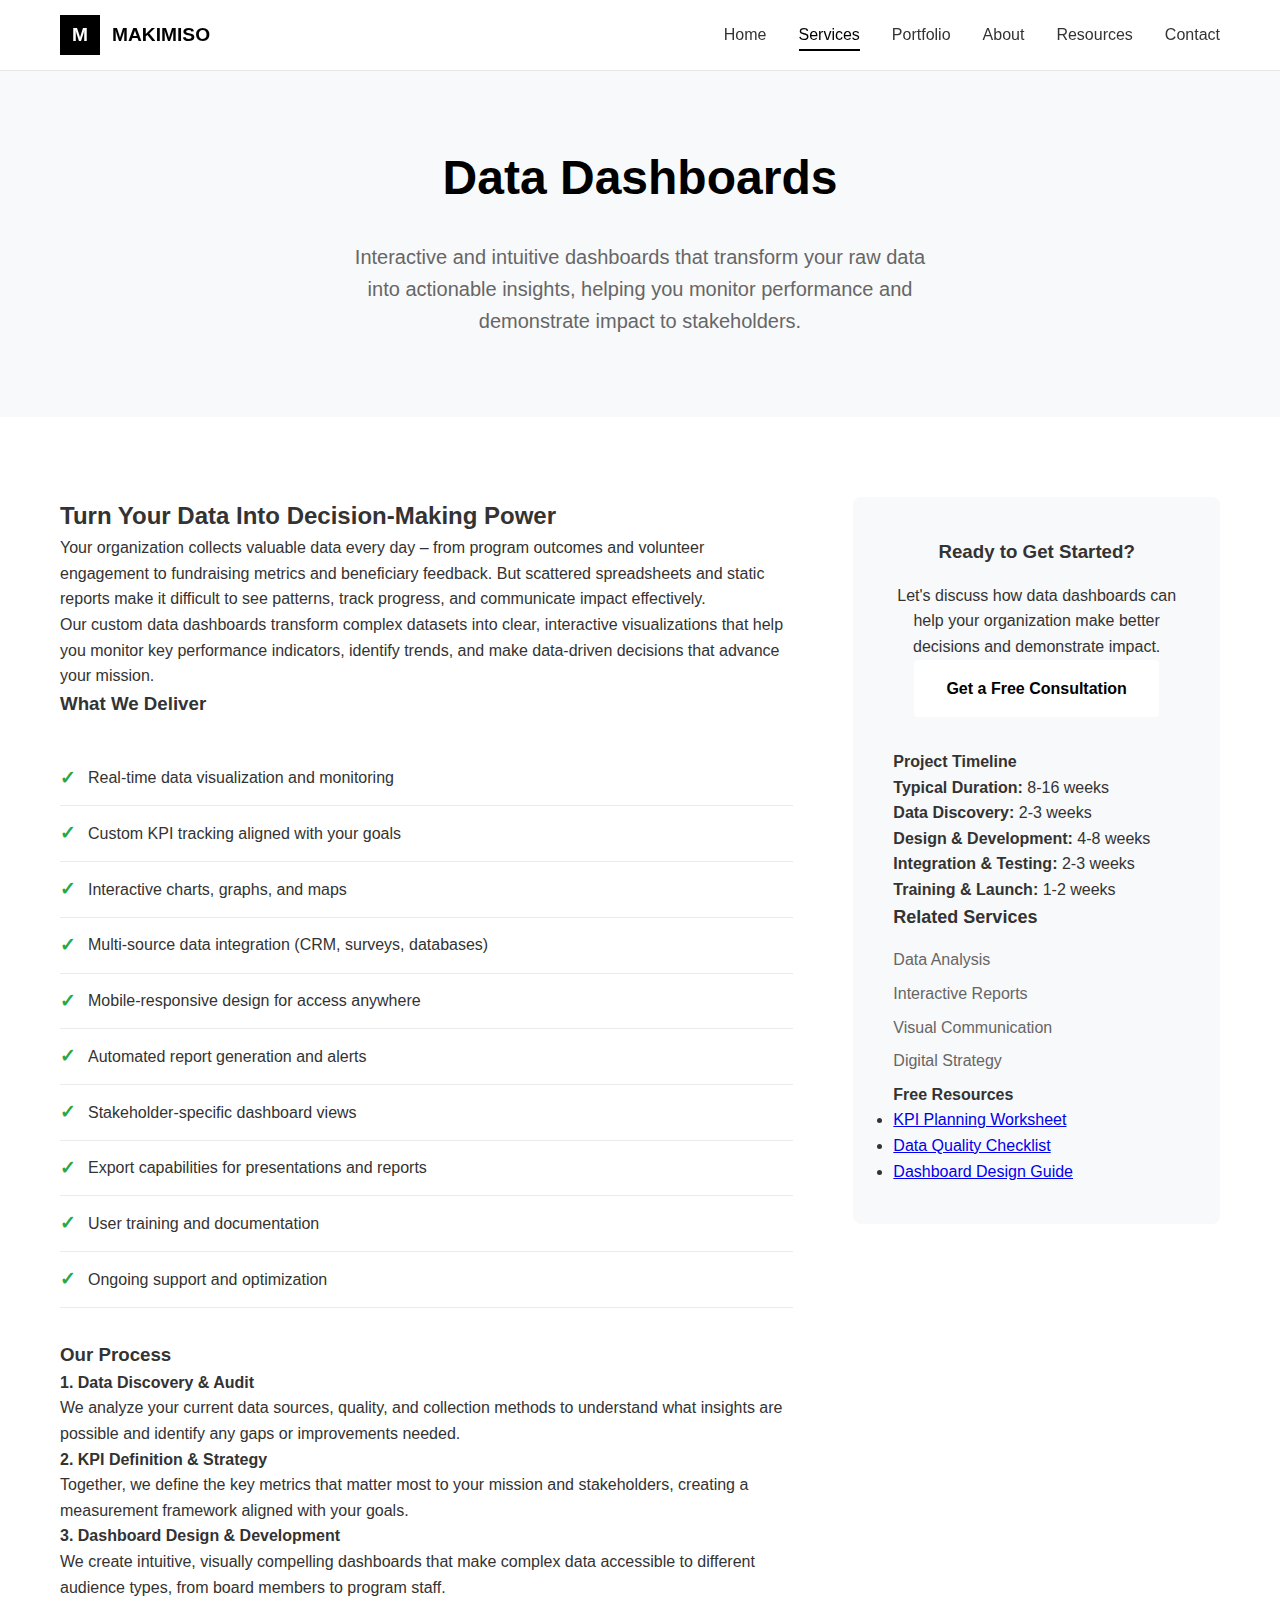
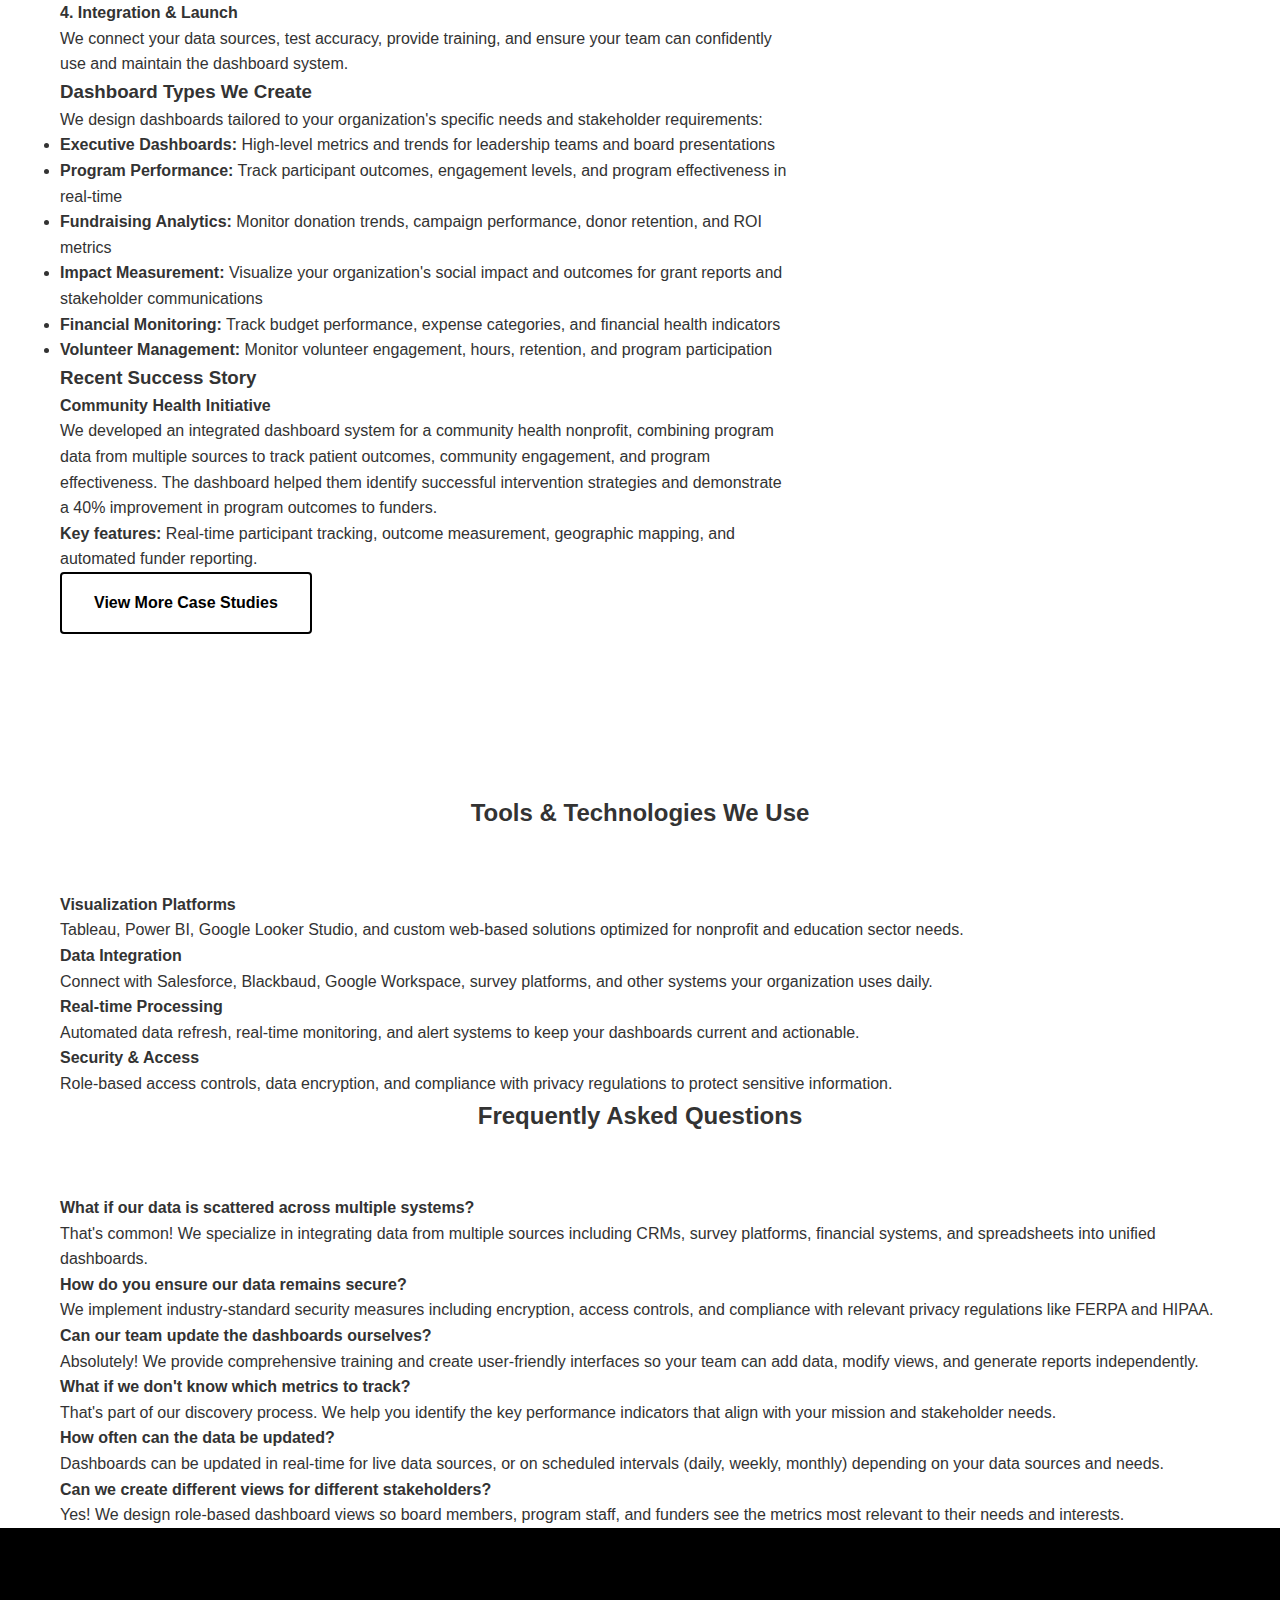
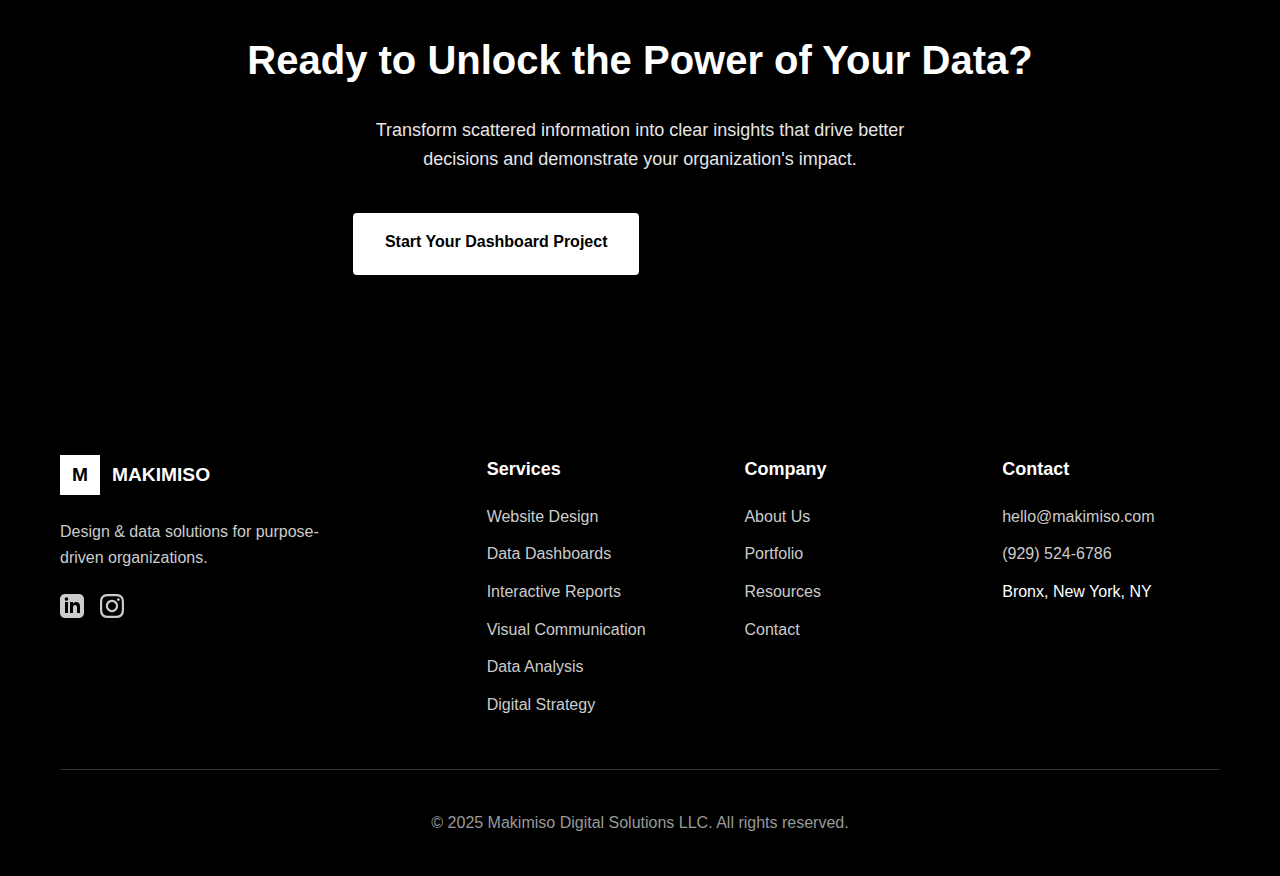
<file: data-dashboards.html>
<!DOCTYPE html>
<html lang="en">
<head>
    <meta charset="UTF-8">
    <meta name="viewport" content="width=device-width, initial-scale=1.0">
    <title>Data Dashboards Services | Makimiso Digital Solutions</title>
    <meta name="description" content="Interactive data dashboards that transform raw data into actionable insights for nonprofits and educational institutions. Monitor performance, track KPIs, and demonstrate impact effectively.">
    <link rel="stylesheet" href="styles.css">
</head>
<body>
    <!-- Header & Navigation -->
    <header class="header">
        <nav class="nav">
            <div class="nav-container">
                <a href="index.html" class="nav-logo">
                    <div class="logo">M</div>
                    <span>MAKIMISO</span>
                </a>
                <ul class="nav-menu">
                    <li><a href="index.html" class="nav-link">Home</a></li>
                    <li class="nav-dropdown">
                        <a href="services.html" class="nav-link active">Services</a>
                        <ul class="dropdown-menu">
                            <li><a href="website-design.html">Website Design</a></li>
                            <li><a href="data-dashboards.html">Data Dashboards</a></li>
                            <li><a href="interactive-reports.html">Interactive Reports</a></li>
                            <li><a href="visual-communication.html">Visual Communication</a></li>
                            <li><a href="data-analysis.html">Data Analysis</a></li>
                            <li><a href="digital-strategy.html">Digital Strategy</a></li>
                        </ul>
                    </li>
                    <li><a href="portfolio.html" class="nav-link">Portfolio</a></li>
                    <li><a href="about.html" class="nav-link">About</a></li>
                    <li><a href="resources.html" class="nav-link">Resources</a></li>
                    <li><a href="contact.html" class="nav-link">Contact</a></li>
                </ul>
                <button class="nav-toggle">
                    <span></span>
                    <span></span>
                    <span></span>
                </button>
            </div>
        </nav>
    </header>

    <!-- Service Hero Section -->
    <section class="service-hero">
        <div class="container">
            <div class="service-hero-content">
                <h1>Data Dashboards</h1>
                <p>Interactive and intuitive dashboards that transform your raw data into actionable insights, helping you monitor performance and demonstrate impact to stakeholders.</p>
            </div>
        </div>
    </section>

    <!-- Service Content -->
    <section class="service-content">
        <div class="container">
            <div class="service-details">
                <div class="service-main">
                    <h2>Turn Your Data Into Decision-Making Power</h2>
                    <p>Your organization collects valuable data every day – from program outcomes and volunteer engagement to fundraising metrics and beneficiary feedback. But scattered spreadsheets and static reports make it difficult to see patterns, track progress, and communicate impact effectively.</p>
                    
                    <p>Our custom data dashboards transform complex datasets into clear, interactive visualizations that help you monitor key performance indicators, identify trends, and make data-driven decisions that advance your mission.</p>

                    <h3>What We Deliver</h3>
                    <ul class="features-list">
                        <li>Real-time data visualization and monitoring</li>
                        <li>Custom KPI tracking aligned with your goals</li>
                        <li>Interactive charts, graphs, and maps</li>
                        <li>Multi-source data integration (CRM, surveys, databases)</li>
                        <li>Mobile-responsive design for access anywhere</li>
                        <li>Automated report generation and alerts</li>
                        <li>Stakeholder-specific dashboard views</li>
                        <li>Export capabilities for presentations and reports</li>
                        <li>User training and documentation</li>
                        <li>Ongoing support and optimization</li>
                    </ul>

                    <h3>Our Process</h3>
                    <div class="process-steps">
                        <div class="process-step">
                            <h4>1. Data Discovery & Audit</h4>
                            <p>We analyze your current data sources, quality, and collection methods to understand what insights are possible and identify any gaps or improvements needed.</p>
                        </div>
                        <div class="process-step">
                            <h4>2. KPI Definition & Strategy</h4>
                            <p>Together, we define the key metrics that matter most to your mission and stakeholders, creating a measurement framework aligned with your goals.</p>
                        </div>
                        <div class="process-step">
                            <h4>3. Dashboard Design & Development</h4>
                            <p>We create intuitive, visually compelling dashboards that make complex data accessible to different audience types, from board members to program staff.</p>
                        </div>
                        <div class="process-step">
                            <h4>4. Integration & Launch</h4>
                            <p>We connect your data sources, test accuracy, provide training, and ensure your team can confidently use and maintain the dashboard system.</p>
                        </div>
                    </div>

                    <h3>Dashboard Types We Create</h3>
                    <p>We design dashboards tailored to your organization's specific needs and stakeholder requirements:</p>
                    
                    <ul class="benefits-list">
                        <li><strong>Executive Dashboards:</strong> High-level metrics and trends for leadership teams and board presentations</li>
                        <li><strong>Program Performance:</strong> Track participant outcomes, engagement levels, and program effectiveness in real-time</li>
                        <li><strong>Fundraising Analytics:</strong> Monitor donation trends, campaign performance, donor retention, and ROI metrics</li>
                        <li><strong>Impact Measurement:</strong> Visualize your organization's social impact and outcomes for grant reports and stakeholder communications</li>
                        <li><strong>Financial Monitoring:</strong> Track budget performance, expense categories, and financial health indicators</li>
                        <li><strong>Volunteer Management:</strong> Monitor volunteer engagement, hours, retention, and program participation</li>
                    </ul>

                    <div class="case-study-preview">
                        <h3>Recent Success Story</h3>
                        <div class="case-study-card">
                            <h4>Community Health Initiative</h4>
                            <p>We developed an integrated dashboard system for a community health nonprofit, combining program data from multiple sources to track patient outcomes, community engagement, and program effectiveness. The dashboard helped them identify successful intervention strategies and demonstrate a 40% improvement in program outcomes to funders.</p>
                            <p><strong>Key features:</strong> Real-time participant tracking, outcome measurement, geographic mapping, and automated funder reporting.</p>
                            <a href="portfolio.html" class="btn btn-secondary">View More Case Studies</a>
                        </div>
                    </div>
                </div>

                <div class="service-sidebar">
                    <div class="sidebar-cta">
                        <h3>Ready to Get Started?</h3>
                        <p>Let's discuss how data dashboards can help your organization make better decisions and demonstrate impact.</p>
                        <a href="contact.html" class="btn btn-primary">Get a Free Consultation</a>
                    </div>

                    <div class="service-info">
                        <h4>Project Timeline</h4>
                        <p><strong>Typical Duration:</strong> 8-16 weeks</p>
                        <p><strong>Data Discovery:</strong> 2-3 weeks</p>
                        <p><strong>Design & Development:</strong> 4-8 weeks</p>
                        <p><strong>Integration & Testing:</strong> 2-3 weeks</p>
                        <p><strong>Training & Launch:</strong> 1-2 weeks</p>
                    </div>

                    <div class="related-services">
                        <h4>Related Services</h4>
                        <ul>
                            <li><a href="data-analysis.html">Data Analysis</a></li>
                            <li><a href="interactive-reports.html">Interactive Reports</a></li>
                            <li><a href="visual-communication.html">Visual Communication</a></li>
                            <li><a href="digital-strategy.html">Digital Strategy</a></li>
                        </ul>
                    </div>

                    <div class="download-resources">
                        <h4>Free Resources</h4>
                        <ul>
                            <li><a href="#" class="download-link">KPI Planning Worksheet</a></li>
                            <li><a href="#" class="download-link">Data Quality Checklist</a></li>
                            <li><a href="#" class="download-link">Dashboard Design Guide</a></li>
                        </ul>
                    </div>
                </div>
            </div>
        </div>
    </section>

    <!-- Technology Stack -->
    <section class="technology-stack">
        <div class="container">
            <h2 class="text-center mb-large">Tools & Technologies We Use</h2>
            <div class="tech-grid">
                <div class="tech-item">
                    <h4>Visualization Platforms</h4>
                    <p>Tableau, Power BI, Google Looker Studio, and custom web-based solutions optimized for nonprofit and education sector needs.</p>
                </div>
                <div class="tech-item">
                    <h4>Data Integration</h4>
                    <p>Connect with Salesforce, Blackbaud, Google Workspace, survey platforms, and other systems your organization uses daily.</p>
                </div>
                <div class="tech-item">
                    <h4>Real-time Processing</h4>
                    <p>Automated data refresh, real-time monitoring, and alert systems to keep your dashboards current and actionable.</p>
                </div>
                <div class="tech-item">
                    <h4>Security & Access</h4>
                    <p>Role-based access controls, data encryption, and compliance with privacy regulations to protect sensitive information.</p>
                </div>
            </div>
        </div>
    </section>

    <!-- FAQ Section -->
    <section class="faq-section">
        <div class="container">
            <h2 class="text-center mb-large">Frequently Asked Questions</h2>
            <div class="faq-grid">
                <div class="faq-item">
                    <h4>What if our data is scattered across multiple systems?</h4>
                    <p>That's common! We specialize in integrating data from multiple sources including CRMs, survey platforms, financial systems, and spreadsheets into unified dashboards.</p>
                </div>
                <div class="faq-item">
                    <h4>How do you ensure our data remains secure?</h4>
                    <p>We implement industry-standard security measures including encryption, access controls, and compliance with relevant privacy regulations like FERPA and HIPAA.</p>
                </div>
                <div class="faq-item">
                    <h4>Can our team update the dashboards ourselves?</h4>
                    <p>Absolutely! We provide comprehensive training and create user-friendly interfaces so your team can add data, modify views, and generate reports independently.</p>
                </div>
                <div class="faq-item">
                    <h4>What if we don't know which metrics to track?</h4>
                    <p>That's part of our discovery process. We help you identify the key performance indicators that align with your mission and stakeholder needs.</p>
                </div>
                <div class="faq-item">
                    <h4>How often can the data be updated?</h4>
                    <p>Dashboards can be updated in real-time for live data sources, or on scheduled intervals (daily, weekly, monthly) depending on your data sources and needs.</p>
                </div>
                <div class="faq-item">
                    <h4>Can we create different views for different stakeholders?</h4>
                    <p>Yes! We design role-based dashboard views so board members, program staff, and funders see the metrics most relevant to their needs and interests.</p>
                </div>
            </div>
        </div>
    </section>

    <!-- CTA Section -->
    <section class="cta">
        <div class="container">
            <div class="cta-content">
                <h2>Ready to Unlock the Power of Your Data?</h2>
                <p>Transform scattered information into clear insights that drive better decisions and demonstrate your organization's impact.</p>
                <div class="cta-buttons">
                    <a href="contact.html" class="btn btn-primary">Start Your Dashboard Project</a>
                    <a href="portfolio.html" class="btn btn-secondary">See Dashboard Examples</a>
                </div>
            </div>
        </div>
    </section>

    <!-- Footer -->
    <footer class="footer">
        <div class="container">
            <div class="footer-content">
                <div class="footer-brand">
                    <div class="footer-logo">
                        <div class="logo">M</div>
                        <span>MAKIMISO</span>
                    </div>
                    <p>Design & data solutions for purpose-driven organizations.</p>
                    <div class="social-links">
                        <a href="#" aria-label="LinkedIn"><svg width="24" height="24" viewBox="0 0 24 24" fill="currentColor"><path d="M19 0h-14c-2.761 0-5 2.239-5 5v14c0 2.761 2.239 5 5 5h14c2.762 0 5-2.239 5-5v-14c0-2.761-2.238-5-5-5zm-11 19h-3v-11h3v11zm-1.5-12.268c-.966 0-1.75-.79-1.75-1.764s.784-1.764 1.75-1.764 1.75.79 1.75 1.764-.783 1.764-1.75 1.764zm13.5 12.268h-3v-5.604c0-3.368-4-3.113-4 0v5.604h-3v-11h3v1.765c1.396-2.586 7-2.777 7 2.476v6.759z"/></svg></a>
                        <a href="#" aria-label="Instagram"><svg width="24" height="24" viewBox="0 0 24 24" fill="currentColor"><path d="M12 2.163c3.204 0 3.584.012 4.85.07 3.252.148 4.771 1.691 4.919 4.919.058 1.265.069 1.645.069 4.849 0 3.205-.012 3.584-.069 4.849-.149 3.225-1.664 4.771-4.919 4.919-1.266.058-1.644.07-4.85.07-3.204 0-3.584-.012-4.849-.07-3.26-.149-4.771-1.699-4.919-4.92-.058-1.265-.07-1.644-.07-4.849 0-3.204.013-3.583.07-4.849.149-3.227 1.664-4.771 4.919-4.919 1.266-.057 1.645-.069 4.849-.069zm0-2.163c-3.259 0-3.667.014-4.947.072-4.358.2-6.78 2.618-6.98 6.98-.059 1.281-.073 1.689-.073 4.948 0 3.259.014 3.668.072 4.948.2 4.358 2.618 6.78 6.98 6.98 1.281.058 1.689.072 4.948.072 3.259 0 3.668-.014 4.948-.072 4.354-.2 6.782-2.618 6.979-6.98.059-1.28.073-1.689.073-4.948 0-3.259-.014-3.667-.072-4.947-.196-4.354-2.617-6.78-6.979-6.98-1.281-.059-1.69-.073-4.949-.073zm0 5.838c-3.403 0-6.162 2.759-6.162 6.162s2.759 6.163 6.162 6.163 6.162-2.759 6.162-6.163c0-3.403-2.759-6.162-6.162-6.162zm0 10.162c-2.209 0-4-1.79-4-4 0-2.209 1.791-4 4-4s4 1.791 4 4c0 2.21-1.791 4-4 4zm6.406-11.845c-.796 0-1.441.645-1.441 1.44s.645 1.44 1.441 1.44c.795 0 1.439-.645 1.439-1.44s-.644-1.44-1.439-1.44z"/></svg></a>
                    </div>
                </div>
                
                <div class="footer-nav">
                    <div class="footer-column">
                        <h4>Services</h4>
                        <ul>
                            <li><a href="website-design.html">Website Design</a></li>
                            <li><a href="data-dashboards.html">Data Dashboards</a></li>
                            <li><a href="interactive-reports.html">Interactive Reports</a></li>
                            <li><a href="visual-communication.html">Visual Communication</a></li>
                            <li><a href="data-analysis.html">Data Analysis</a></li>
                            <li><a href="digital-strategy.html">Digital Strategy</a></li>
                        </ul>
                    </div>
                    
                    <div class="footer-column">
                        <h4>Company</h4>
                        <ul>
                            <li><a href="about.html">About Us</a></li>
                            <li><a href="portfolio.html">Portfolio</a></li>
                            <li><a href="resources.html">Resources</a></li>
                            <li><a href="contact.html">Contact</a></li>
                        </ul>
                    </div>
                    
                    <div class="footer-column">
                        <h4>Contact</h4>
                        <ul>
                            <li><a href="mailto:hello@makimiso.com">hello@makimiso.com</a></li>
                            <li><a href="tel:+19295246786">(929) 524-6786</a></li>
                            <li>Bronx, New York, NY</li>
                        </ul>
                    </div>
                </div>
            </div>
            
            <div class="footer-bottom">
                <p>&copy; 2025 Makimiso Digital Solutions LLC. All rights reserved.</p>
            </div>
        </div>
    </footer>

    <script src="script.js"></script>
</body>
</html>
</file>
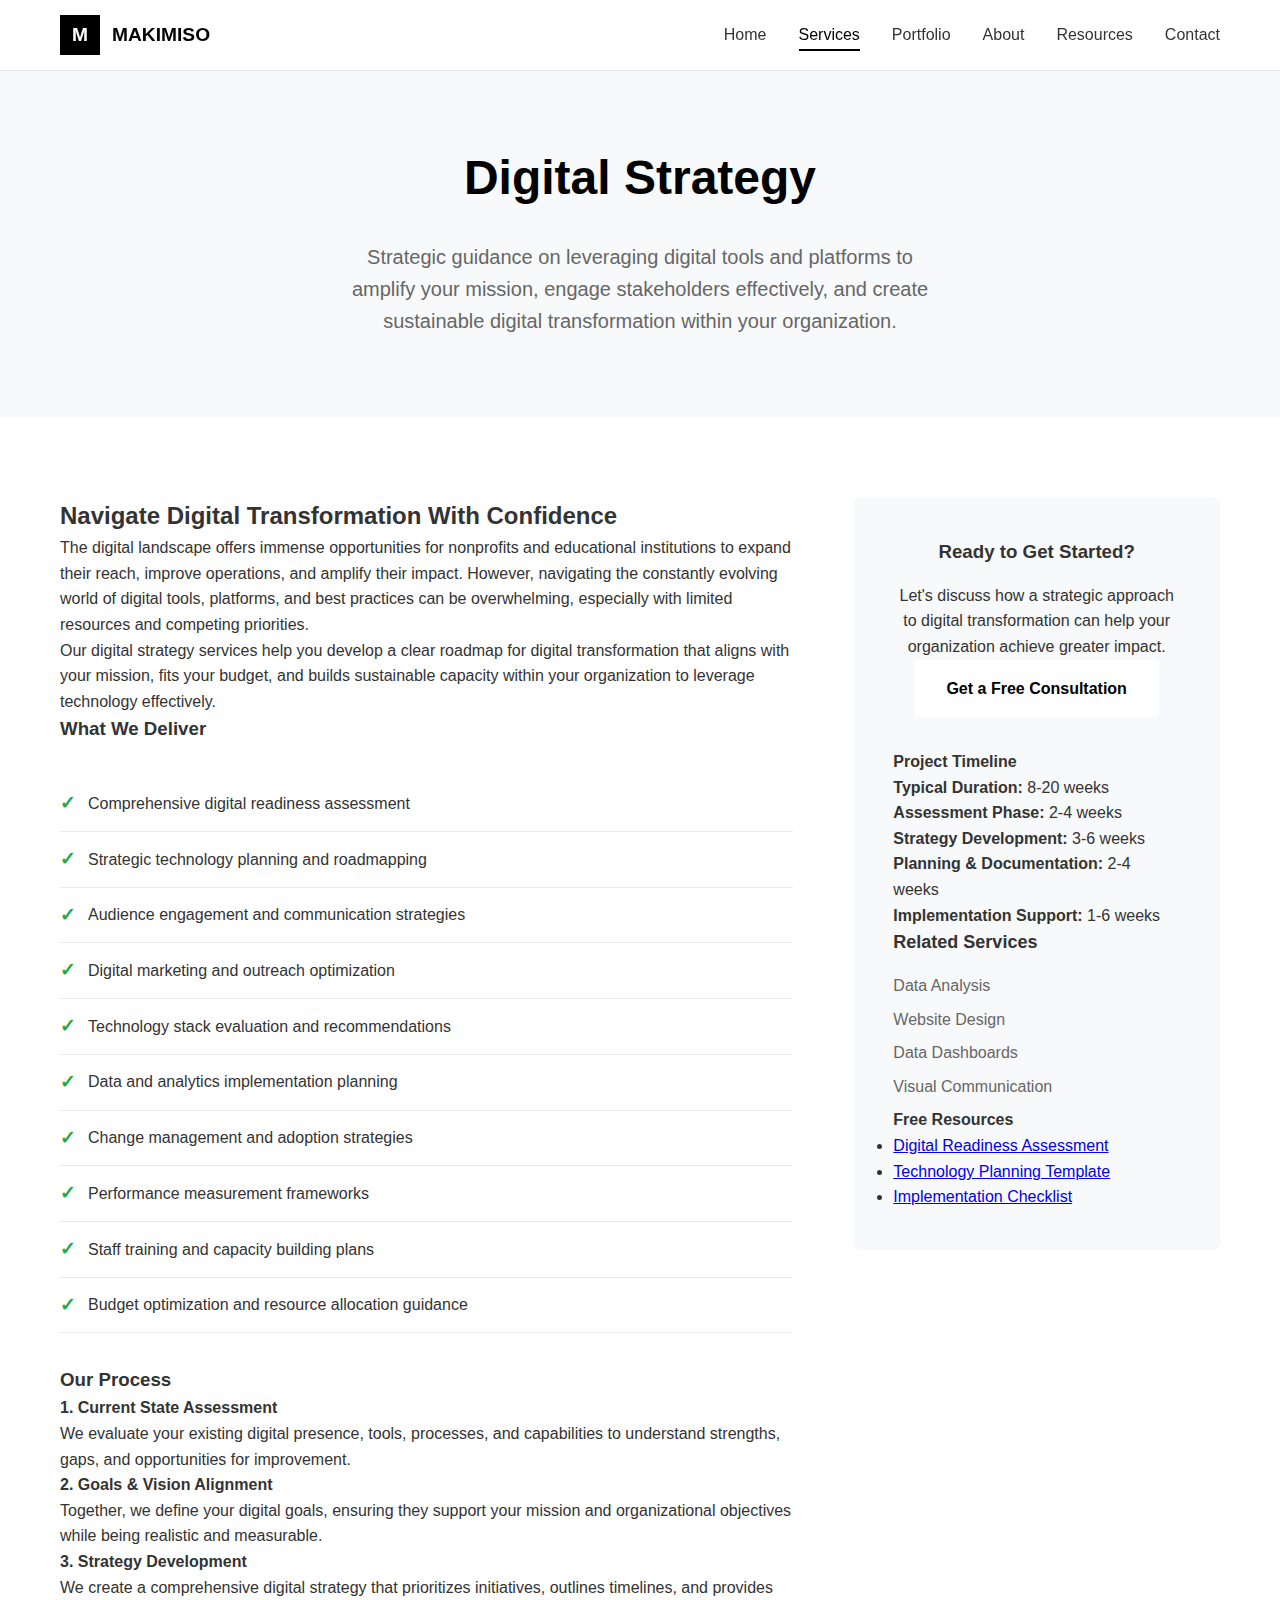
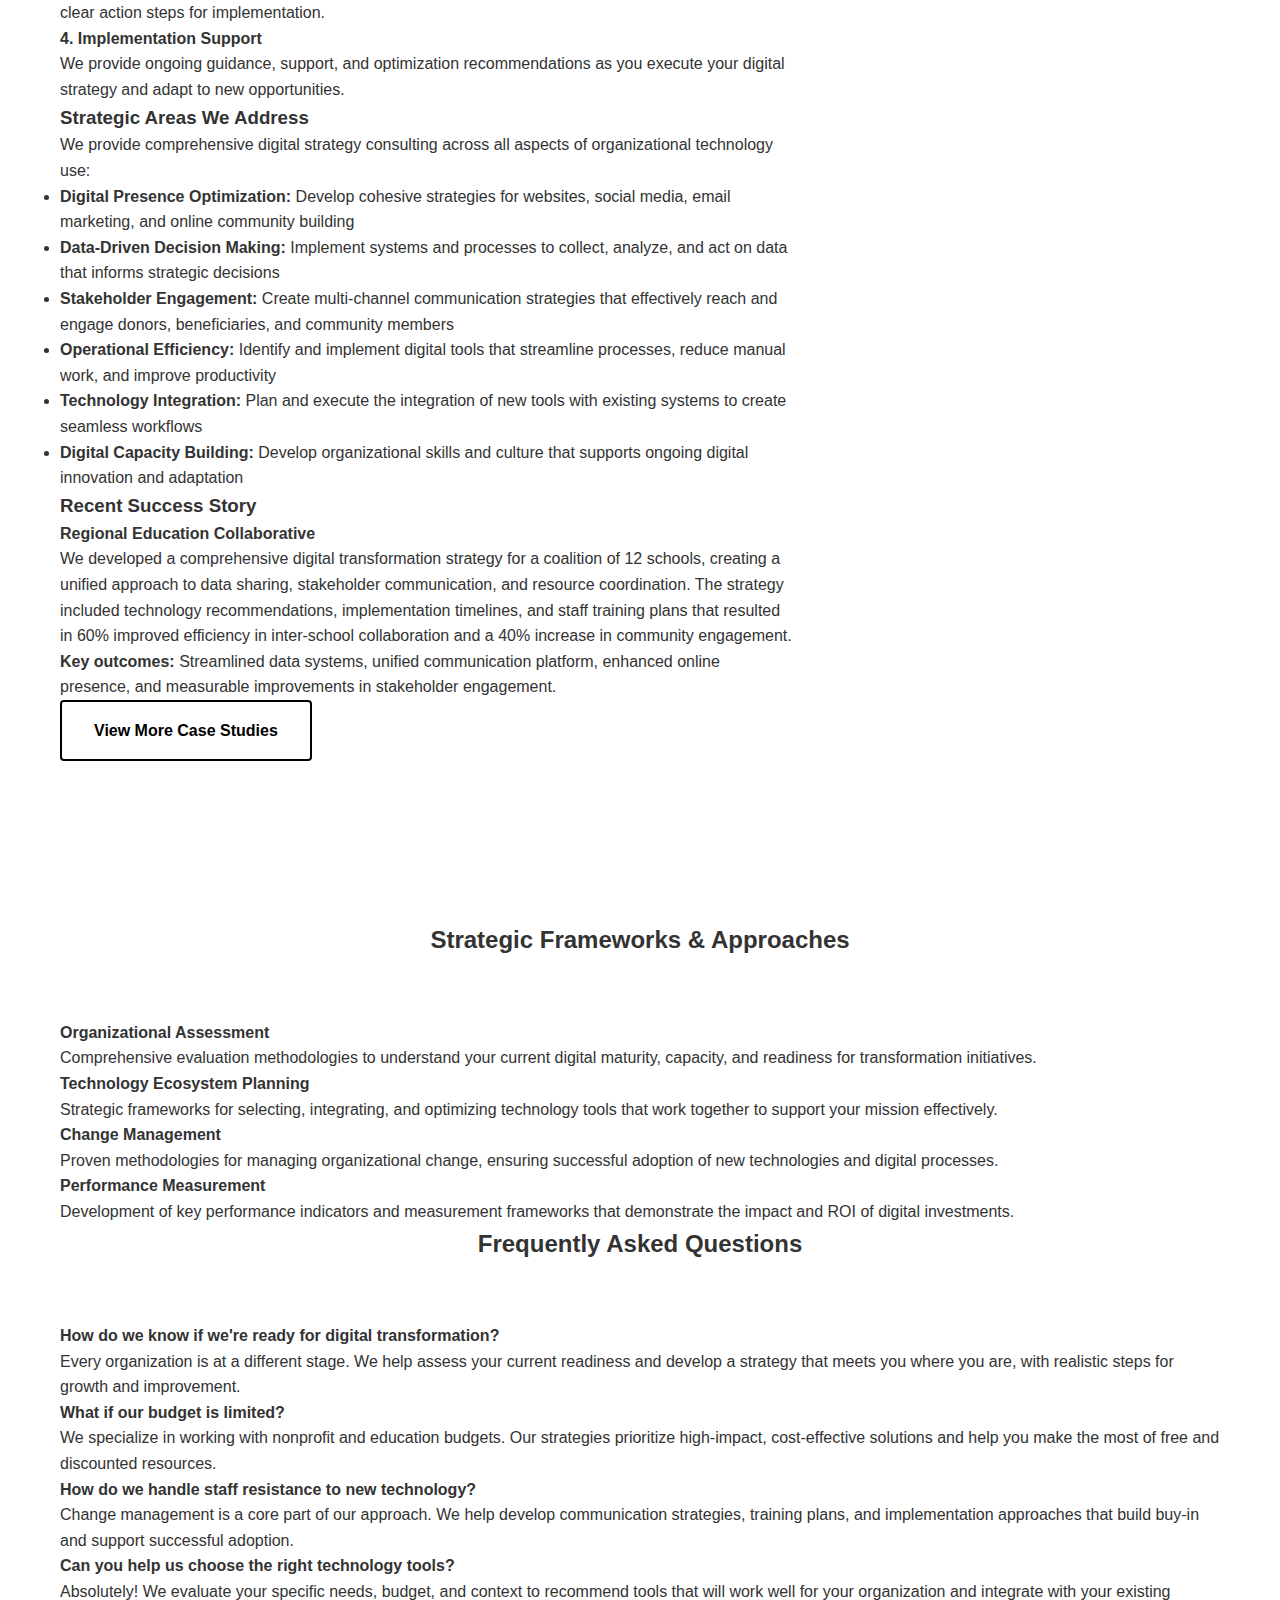
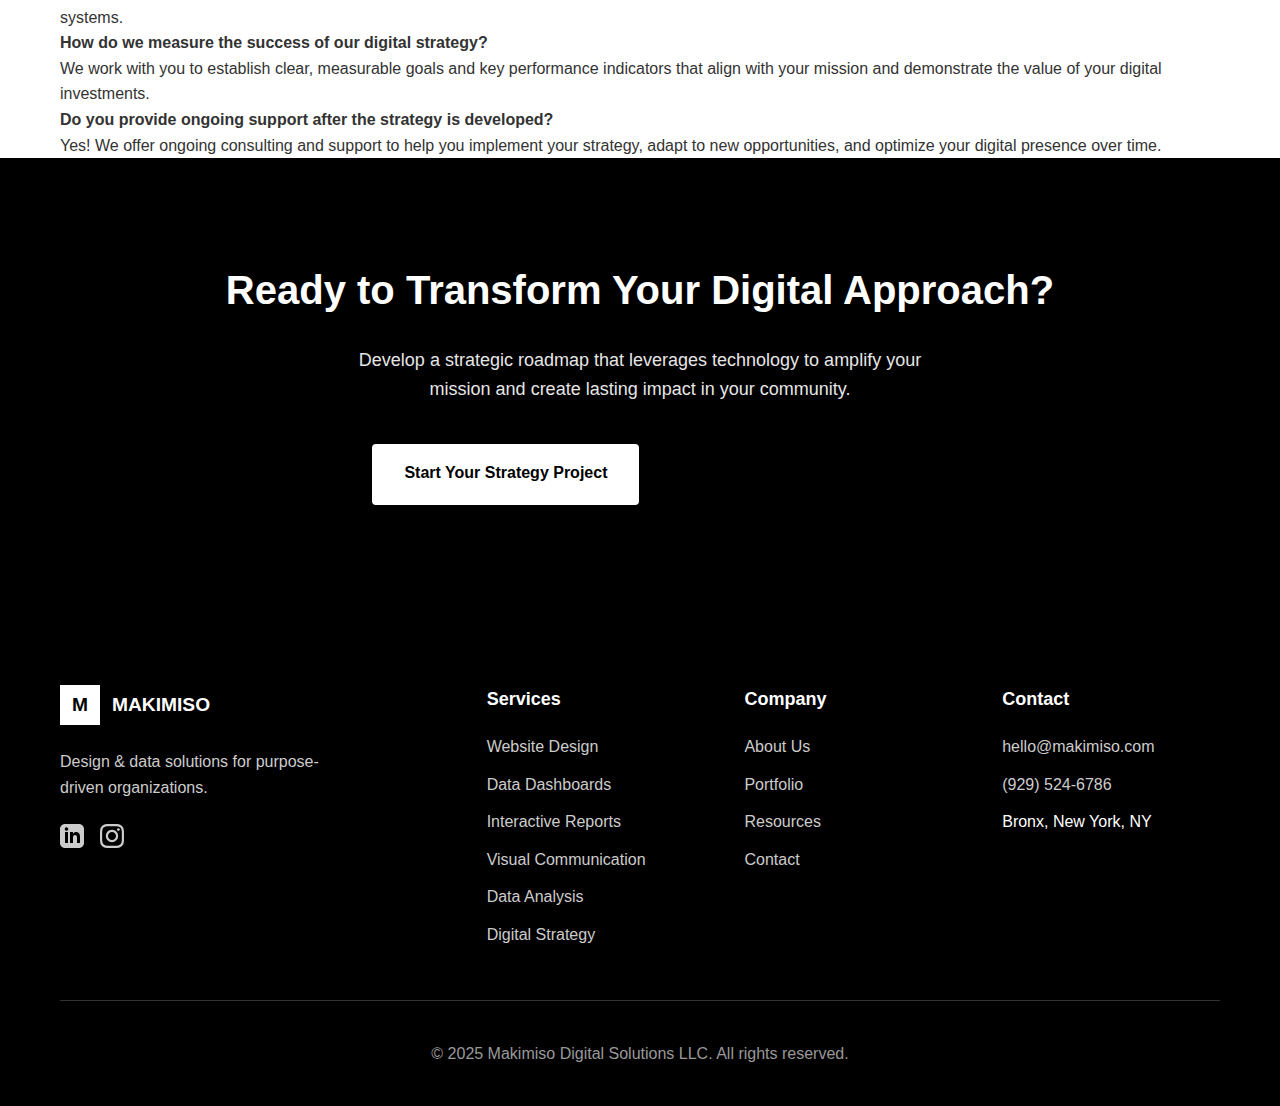
<file: digital-strategy.html>
<!DOCTYPE html>
<html lang="en">
<head>
    <meta charset="UTF-8">
    <meta name="viewport" content="width=device-width, initial-scale=1.0">
    <title>Digital Strategy Services | Makimiso Digital Solutions</title>
    <meta name="description" content="Strategic guidance on leveraging digital tools and platforms to amplify your mission and engage with key stakeholders effectively. Digital transformation consulting for nonprofits and educational institutions.">
    <link rel="stylesheet" href="styles.css">
</head>
<body>
    <!-- Header & Navigation -->
    <header class="header">
        <nav class="nav">
            <div class="nav-container">
                <a href="index.html" class="nav-logo">
                    <div class="logo">M</div>
                    <span>MAKIMISO</span>
                </a>
                <ul class="nav-menu">
                    <li><a href="index.html" class="nav-link">Home</a></li>
                    <li class="nav-dropdown">
                        <a href="services.html" class="nav-link active">Services</a>
                        <ul class="dropdown-menu">
                            <li><a href="website-design.html">Website Design</a></li>
                            <li><a href="data-dashboards.html">Data Dashboards</a></li>
                            <li><a href="interactive-reports.html">Interactive Reports</a></li>
                            <li><a href="visual-communication.html">Visual Communication</a></li>
                            <li><a href="data-analysis.html">Data Analysis</a></li>
                            <li><a href="digital-strategy.html">Digital Strategy</a></li>
                        </ul>
                    </li>
                    <li><a href="portfolio.html" class="nav-link">Portfolio</a></li>
                    <li><a href="about.html" class="nav-link">About</a></li>
                    <li><a href="resources.html" class="nav-link">Resources</a></li>
                    <li><a href="contact.html" class="nav-link">Contact</a></li>
                </ul>
                <button class="nav-toggle">
                    <span></span>
                    <span></span>
                    <span></span>
                </button>
            </div>
        </nav>
    </header>

    <!-- Service Hero Section -->
    <section class="service-hero">
        <div class="container">
            <div class="service-hero-content">
                <h1>Digital Strategy</h1>
                <p>Strategic guidance on leveraging digital tools and platforms to amplify your mission, engage stakeholders effectively, and create sustainable digital transformation within your organization.</p>
            </div>
        </div>
    </section>

    <!-- Service Content -->
    <section class="service-content">
        <div class="container">
            <div class="service-details">
                <div class="service-main">
                    <h2>Navigate Digital Transformation With Confidence</h2>
                    <p>The digital landscape offers immense opportunities for nonprofits and educational institutions to expand their reach, improve operations, and amplify their impact. However, navigating the constantly evolving world of digital tools, platforms, and best practices can be overwhelming, especially with limited resources and competing priorities.</p>
                    
                    <p>Our digital strategy services help you develop a clear roadmap for digital transformation that aligns with your mission, fits your budget, and builds sustainable capacity within your organization to leverage technology effectively.</p>

                    <h3>What We Deliver</h3>
                    <ul class="features-list">
                        <li>Comprehensive digital readiness assessment</li>
                        <li>Strategic technology planning and roadmapping</li>
                        <li>Audience engagement and communication strategies</li>
                        <li>Digital marketing and outreach optimization</li>
                        <li>Technology stack evaluation and recommendations</li>
                        <li>Data and analytics implementation planning</li>
                        <li>Change management and adoption strategies</li>
                        <li>Performance measurement frameworks</li>
                        <li>Staff training and capacity building plans</li>
                        <li>Budget optimization and resource allocation guidance</li>
                    </ul>

                    <h3>Our Process</h3>
                    <div class="process-steps">
                        <div class="process-step">
                            <h4>1. Current State Assessment</h4>
                            <p>We evaluate your existing digital presence, tools, processes, and capabilities to understand strengths, gaps, and opportunities for improvement.</p>
                        </div>
                        <div class="process-step">
                            <h4>2. Goals & Vision Alignment</h4>
                            <p>Together, we define your digital goals, ensuring they support your mission and organizational objectives while being realistic and measurable.</p>
                        </div>
                        <div class="process-step">
                            <h4>3. Strategy Development</h4>
                            <p>We create a comprehensive digital strategy that prioritizes initiatives, outlines timelines, and provides clear action steps for implementation.</p>
                        </div>
                        <div class="process-step">
                            <h4>4. Implementation Support</h4>
                            <p>We provide ongoing guidance, support, and optimization recommendations as you execute your digital strategy and adapt to new opportunities.</p>
                        </div>
                    </div>

                    <h3>Strategic Areas We Address</h3>
                    <p>We provide comprehensive digital strategy consulting across all aspects of organizational technology use:</p>
                    
                    <ul class="benefits-list">
                        <li><strong>Digital Presence Optimization:</strong> Develop cohesive strategies for websites, social media, email marketing, and online community building</li>
                        <li><strong>Data-Driven Decision Making:</strong> Implement systems and processes to collect, analyze, and act on data that informs strategic decisions</li>
                        <li><strong>Stakeholder Engagement:</strong> Create multi-channel communication strategies that effectively reach and engage donors, beneficiaries, and community members</li>
                        <li><strong>Operational Efficiency:</strong> Identify and implement digital tools that streamline processes, reduce manual work, and improve productivity</li>
                        <li><strong>Technology Integration:</strong> Plan and execute the integration of new tools with existing systems to create seamless workflows</li>
                        <li><strong>Digital Capacity Building:</strong> Develop organizational skills and culture that supports ongoing digital innovation and adaptation</li>
                    </ul>

                    <div class="case-study-preview">
                        <h3>Recent Success Story</h3>
                        <div class="case-study-card">
                            <h4>Regional Education Collaborative</h4>
                            <p>We developed a comprehensive digital transformation strategy for a coalition of 12 schools, creating a unified approach to data sharing, stakeholder communication, and resource coordination. The strategy included technology recommendations, implementation timelines, and staff training plans that resulted in 60% improved efficiency in inter-school collaboration and a 40% increase in community engagement.</p>
                            <p><strong>Key outcomes:</strong> Streamlined data systems, unified communication platform, enhanced online presence, and measurable improvements in stakeholder engagement.</p>
                            <a href="portfolio.html" class="btn btn-secondary">View More Case Studies</a>
                        </div>
                    </div>
                </div>

                <div class="service-sidebar">
                    <div class="sidebar-cta">
                        <h3>Ready to Get Started?</h3>
                        <p>Let's discuss how a strategic approach to digital transformation can help your organization achieve greater impact.</p>
                        <a href="contact.html" class="btn btn-primary">Get a Free Consultation</a>
                    </div>

                    <div class="service-info">
                        <h4>Project Timeline</h4>
                        <p><strong>Typical Duration:</strong> 8-20 weeks</p>
                        <p><strong>Assessment Phase:</strong> 2-4 weeks</p>
                        <p><strong>Strategy Development:</strong> 3-6 weeks</p>
                        <p><strong>Planning & Documentation:</strong> 2-4 weeks</p>
                        <p><strong>Implementation Support:</strong> 1-6 weeks</p>
                    </div>

                    <div class="related-services">
                        <h4>Related Services</h4>
                        <ul>
                            <li><a href="data-analysis.html">Data Analysis</a></li>
                            <li><a href="website-design.html">Website Design</a></li>
                            <li><a href="data-dashboards.html">Data Dashboards</a></li>
                            <li><a href="visual-communication.html">Visual Communication</a></li>
                        </ul>
                    </div>

                    <div class="download-resources">
                        <h4>Free Resources</h4>
                        <ul>
                            <li><a href="#" class="download-link">Digital Readiness Assessment</a></li>
                            <li><a href="#" class="download-link">Technology Planning Template</a></li>
                            <li><a href="#" class="download-link">Implementation Checklist</a></li>
                        </ul>
                    </div>
                </div>
            </div>
        </div>
    </section>

    <!-- Technology Stack -->
    <section class="technology-stack">
        <div class="container">
            <h2 class="text-center mb-large">Strategic Frameworks & Approaches</h2>
            <div class="tech-grid">
                <div class="tech-item">
                    <h4>Organizational Assessment</h4>
                    <p>Comprehensive evaluation methodologies to understand your current digital maturity, capacity, and readiness for transformation initiatives.</p>
                </div>
                <div class="tech-item">
                    <h4>Technology Ecosystem Planning</h4>
                    <p>Strategic frameworks for selecting, integrating, and optimizing technology tools that work together to support your mission effectively.</p>
                </div>
                <div class="tech-item">
                    <h4>Change Management</h4>
                    <p>Proven methodologies for managing organizational change, ensuring successful adoption of new technologies and digital processes.</p>
                </div>
                <div class="tech-item">
                    <h4>Performance Measurement</h4>
                    <p>Development of key performance indicators and measurement frameworks that demonstrate the impact and ROI of digital investments.</p>
                </div>
            </div>
        </div>
    </section>

    <!-- FAQ Section -->
    <section class="faq-section">
        <div class="container">
            <h2 class="text-center mb-large">Frequently Asked Questions</h2>
            <div class="faq-grid">
                <div class="faq-item">
                    <h4>How do we know if we're ready for digital transformation?</h4>
                    <p>Every organization is at a different stage. We help assess your current readiness and develop a strategy that meets you where you are, with realistic steps for growth and improvement.</p>
                </div>
                <div class="faq-item">
                    <h4>What if our budget is limited?</h4>
                    <p>We specialize in working with nonprofit and education budgets. Our strategies prioritize high-impact, cost-effective solutions and help you make the most of free and discounted resources.</p>
                </div>
                <div class="faq-item">
                    <h4>How do we handle staff resistance to new technology?</h4>
                    <p>Change management is a core part of our approach. We help develop communication strategies, training plans, and implementation approaches that build buy-in and support successful adoption.</p>
                </div>
                <div class="faq-item">
                    <h4>Can you help us choose the right technology tools?</h4>
                    <p>Absolutely! We evaluate your specific needs, budget, and context to recommend tools that will work well for your organization and integrate with your existing systems.</p>
                </div>
                <div class="faq-item">
                    <h4>How do we measure the success of our digital strategy?</h4>
                    <p>We work with you to establish clear, measurable goals and key performance indicators that align with your mission and demonstrate the value of your digital investments.</p>
                </div>
                <div class="faq-item">
                    <h4>Do you provide ongoing support after the strategy is developed?</h4>
                    <p>Yes! We offer ongoing consulting and support to help you implement your strategy, adapt to new opportunities, and optimize your digital presence over time.</p>
                </div>
            </div>
        </div>
    </section>

    <!-- CTA Section -->
    <section class="cta">
        <div class="container">
            <div class="cta-content">
                <h2>Ready to Transform Your Digital Approach?</h2>
                <p>Develop a strategic roadmap that leverages technology to amplify your mission and create lasting impact in your community.</p>
                <div class="cta-buttons">
                    <a href="contact.html" class="btn btn-primary">Start Your Strategy Project</a>
                    <a href="portfolio.html" class="btn btn-secondary">See Strategy Examples</a>
                </div>
            </div>
        </div>
    </section>

    <!-- Footer -->
    <footer class="footer">
        <div class="container">
            <div class="footer-content">
                <div class="footer-brand">
                    <div class="footer-logo">
                        <div class="logo">M</div>
                        <span>MAKIMISO</span>
                    </div>
                    <p>Design & data solutions for purpose-driven organizations.</p>
                    <div class="social-links">
                        <a href="#" aria-label="LinkedIn"><svg width="24" height="24" viewBox="0 0 24 24" fill="currentColor"><path d="M19 0h-14c-2.761 0-5 2.239-5 5v14c0 2.761 2.239 5 5 5h14c2.762 0 5-2.239 5-5v-14c0-2.761-2.238-5-5-5zm-11 19h-3v-11h3v11zm-1.5-12.268c-.966 0-1.75-.79-1.75-1.764s.784-1.764 1.75-1.764 1.75.79 1.75 1.764-.783 1.764-1.75 1.764zm13.5 12.268h-3v-5.604c0-3.368-4-3.113-4 0v5.604h-3v-11h3v1.765c1.396-2.586 7-2.777 7 2.476v6.759z"/></svg></a>
                        <a href="#" aria-label="Instagram"><svg width="24" height="24" viewBox="0 0 24 24" fill="currentColor"><path d="M12 2.163c3.204 0 3.584.012 4.85.07 3.252.148 4.771 1.691 4.919 4.919.058 1.265.069 1.645.069 4.849 0 3.205-.012 3.584-.069 4.849-.149 3.225-1.664 4.771-4.919 4.919-1.266.058-1.644.07-4.85.07-3.204 0-3.584-.012-4.849-.07-3.26-.149-4.771-1.699-4.919-4.92-.058-1.265-.07-1.644-.07-4.849 0-3.204.013-3.583.07-4.849.149-3.227 1.664-4.771 4.919-4.919 1.266-.057 1.645-.069 4.849-.069zm0-2.163c-3.259 0-3.667.014-4.947.072-4.358.2-6.78 2.618-6.98 6.98-.059 1.281-.073 1.689-.073 4.948 0 3.259.014 3.668.072 4.948.2 4.358 2.618 6.78 6.98 6.98 1.281.058 1.689.072 4.948.072 3.259 0 3.668-.014 4.948-.072 4.354-.2 6.782-2.618 6.979-6.98.059-1.28.073-1.689.073-4.948 0-3.259-.014-3.667-.072-4.947-.196-4.354-2.617-6.78-6.979-6.98-1.281-.059-1.69-.073-4.949-.073zm0 5.838c-3.403 0-6.162 2.759-6.162 6.162s2.759 6.163 6.162 6.163 6.162-2.759 6.162-6.163c0-3.403-2.759-6.162-6.162-6.162zm0 10.162c-2.209 0-4-1.79-4-4 0-2.209 1.791-4 4-4s4 1.791 4 4c0 2.21-1.791 4-4 4zm6.406-11.845c-.796 0-1.441.645-1.441 1.44s.645 1.44 1.441 1.44c.795 0 1.439-.645 1.439-1.44s-.644-1.44-1.439-1.44z"/></svg></a>
                    </div>
                </div>
                
                <div class="footer-nav">
                    <div class="footer-column">
                        <h4>Services</h4>
                        <ul>
                            <li><a href="website-design.html">Website Design</a></li>
                            <li><a href="data-dashboards.html">Data Dashboards</a></li>
                            <li><a href="interactive-reports.html">Interactive Reports</a></li>
                            <li><a href="visual-communication.html">Visual Communication</a></li>
                            <li><a href="data-analysis.html">Data Analysis</a></li>
                            <li><a href="digital-strategy.html">Digital Strategy</a></li>
                        </ul>
                    </div>
                    
                    <div class="footer-column">
                        <h4>Company</h4>
                        <ul>
                            <li><a href="about.html">About Us</a></li>
                            <li><a href="portfolio.html">Portfolio</a></li>
                            <li><a href="resources.html">Resources</a></li>
                            <li><a href="contact.html">Contact</a></li>
                        </ul>
                    </div>
                    
                    <div class="footer-column">
                        <h4>Contact</h4>
                        <ul>
                            <li><a href="mailto:hello@makimiso.com">hello@makimiso.com</a></li>
                            <li><a href="tel:+19295246786">(929) 524-6786</a></li>
                            <li>Bronx, New York, NY</li>
                        </ul>
                    </div>
                </div>
            </div>
            
            <div class="footer-bottom">
                <p>&copy; 2025 Makimiso Digital Solutions LLC. All rights reserved.</p>
            </div>
        </div>
    </footer>

    <script src="script.js"></script>
</body>
</html>
</file>
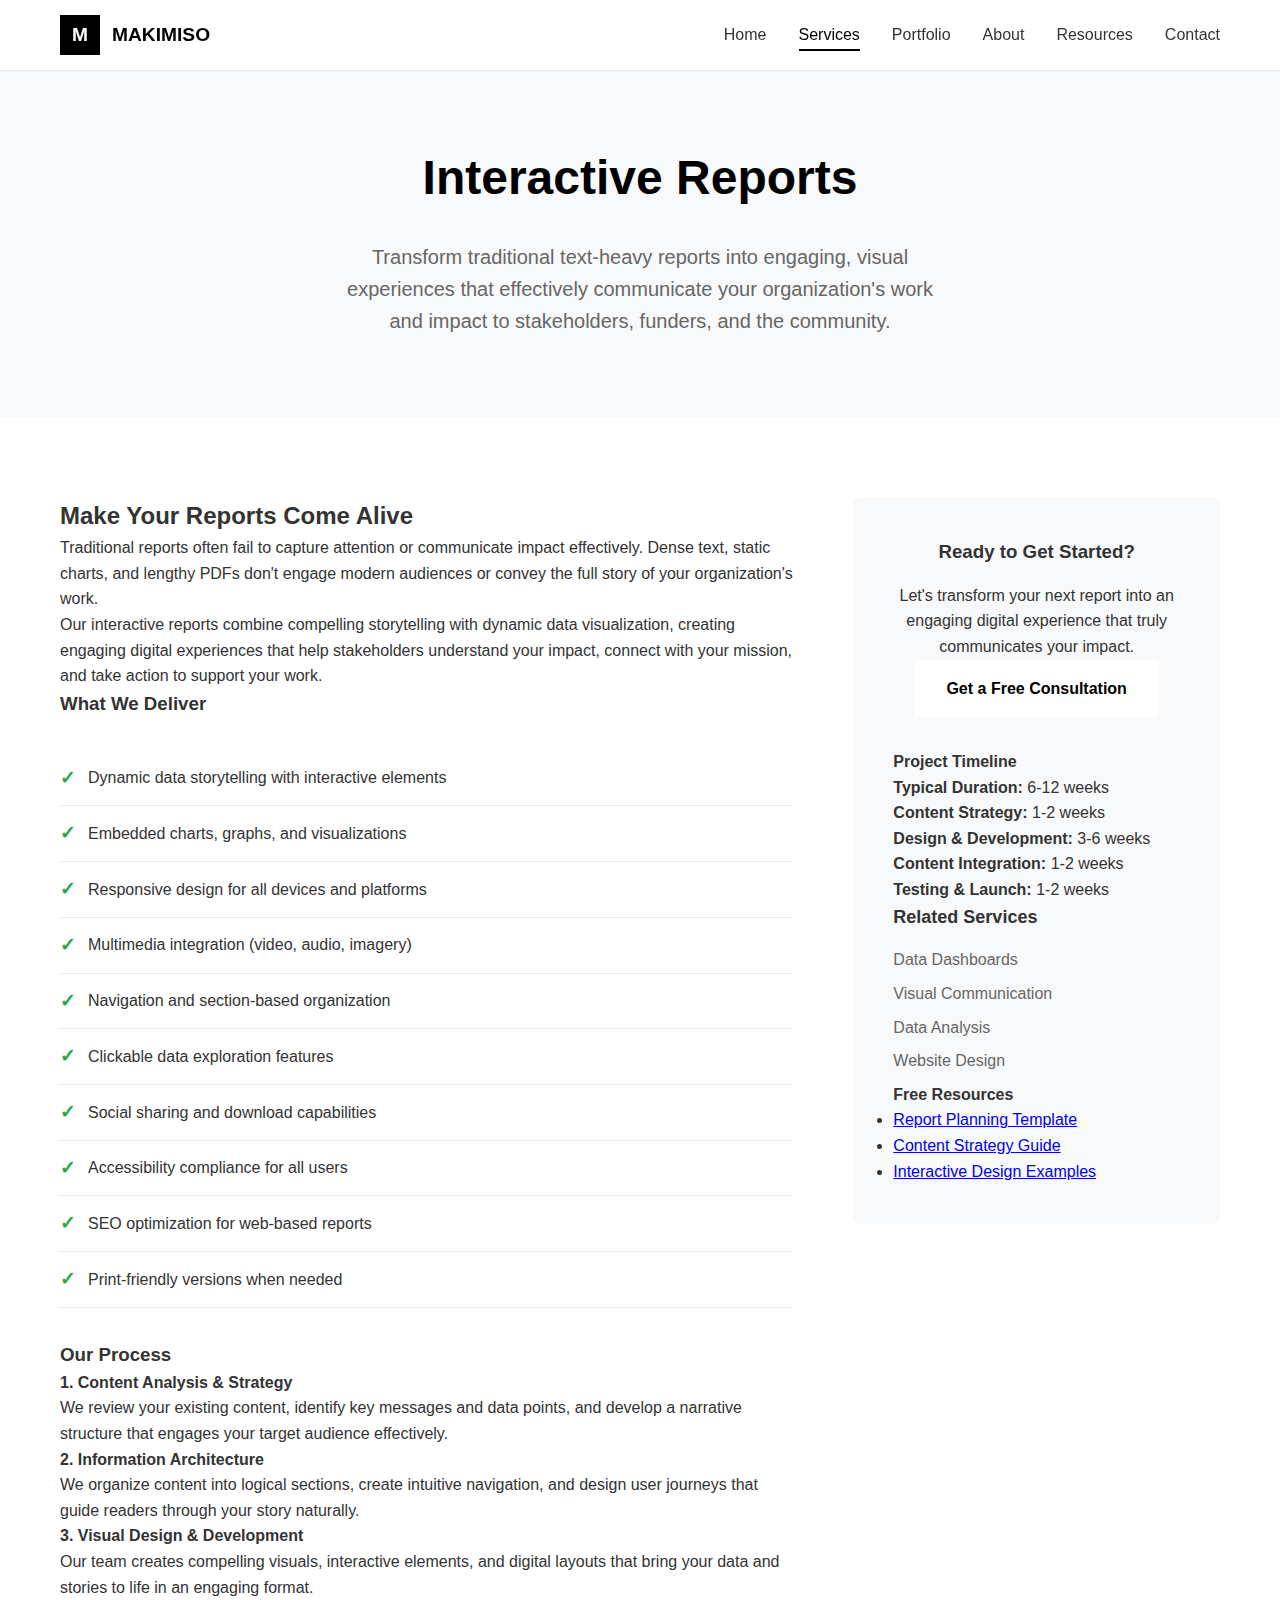
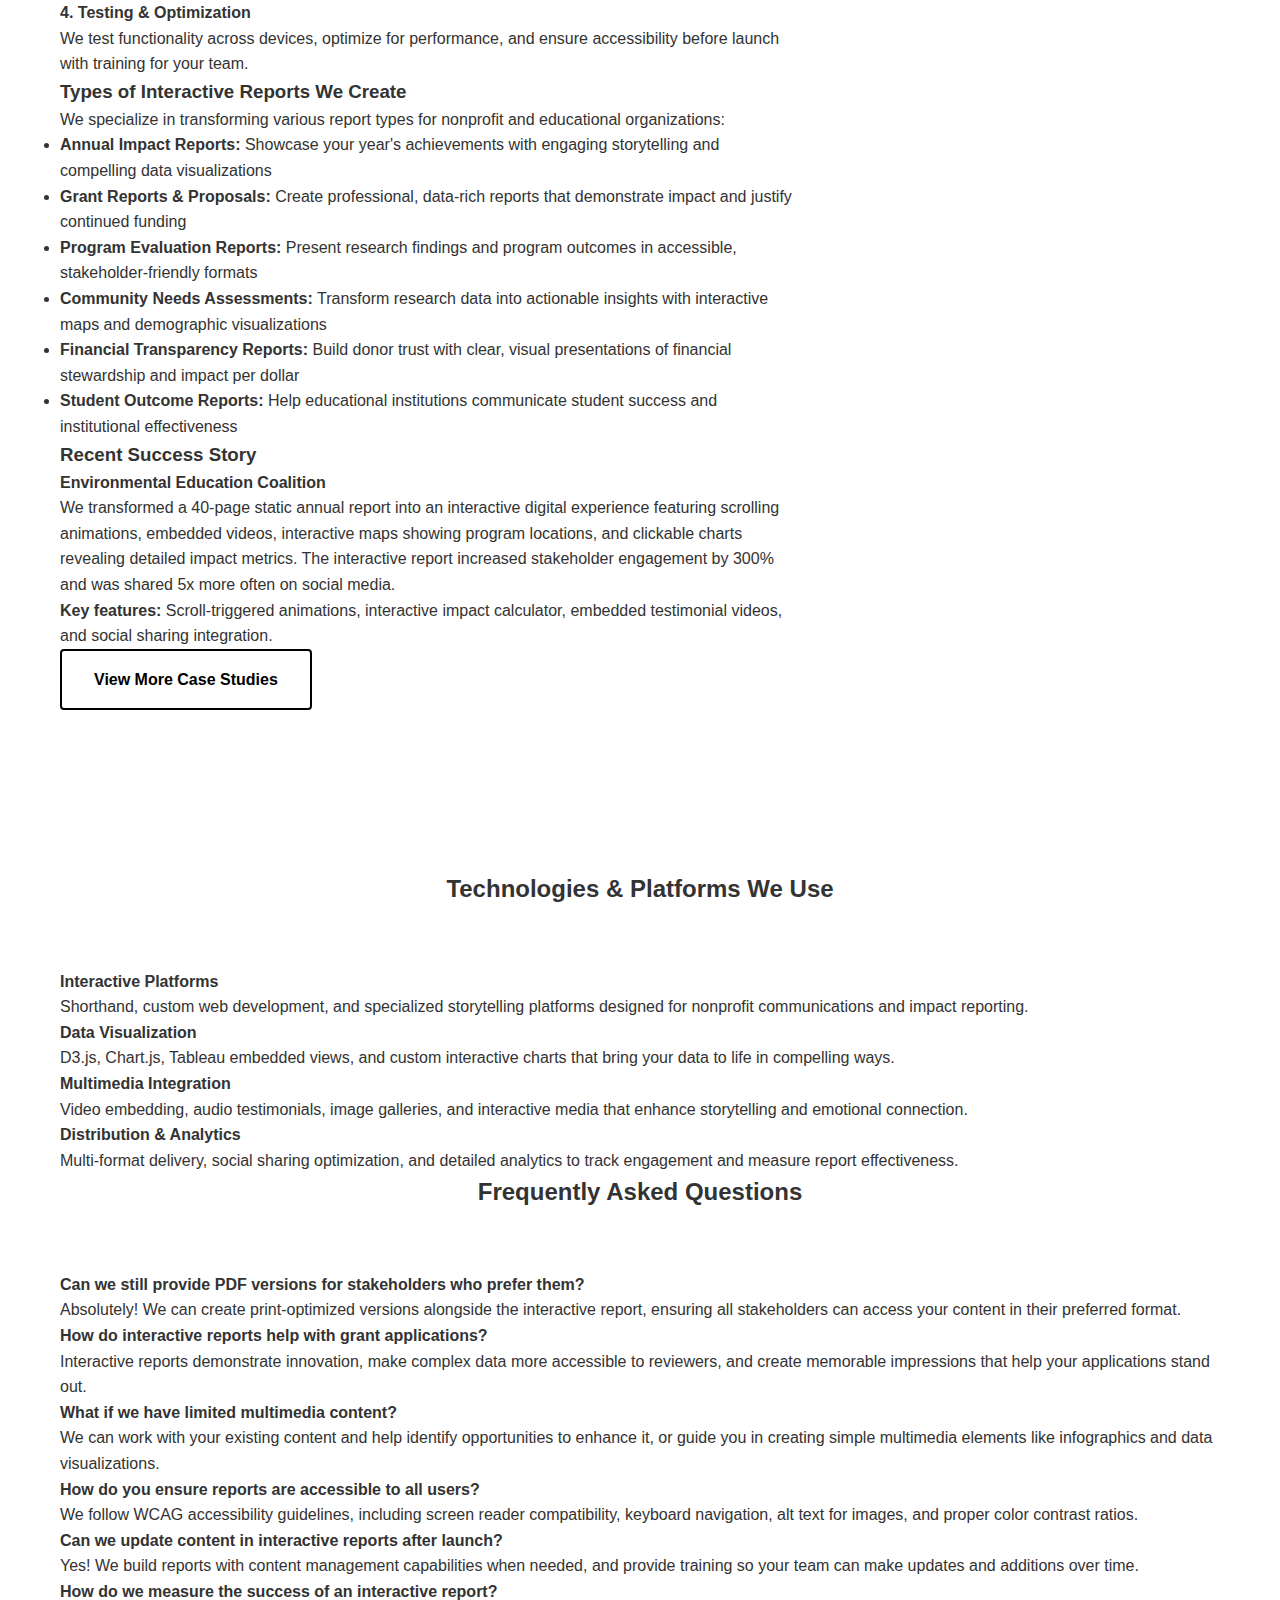
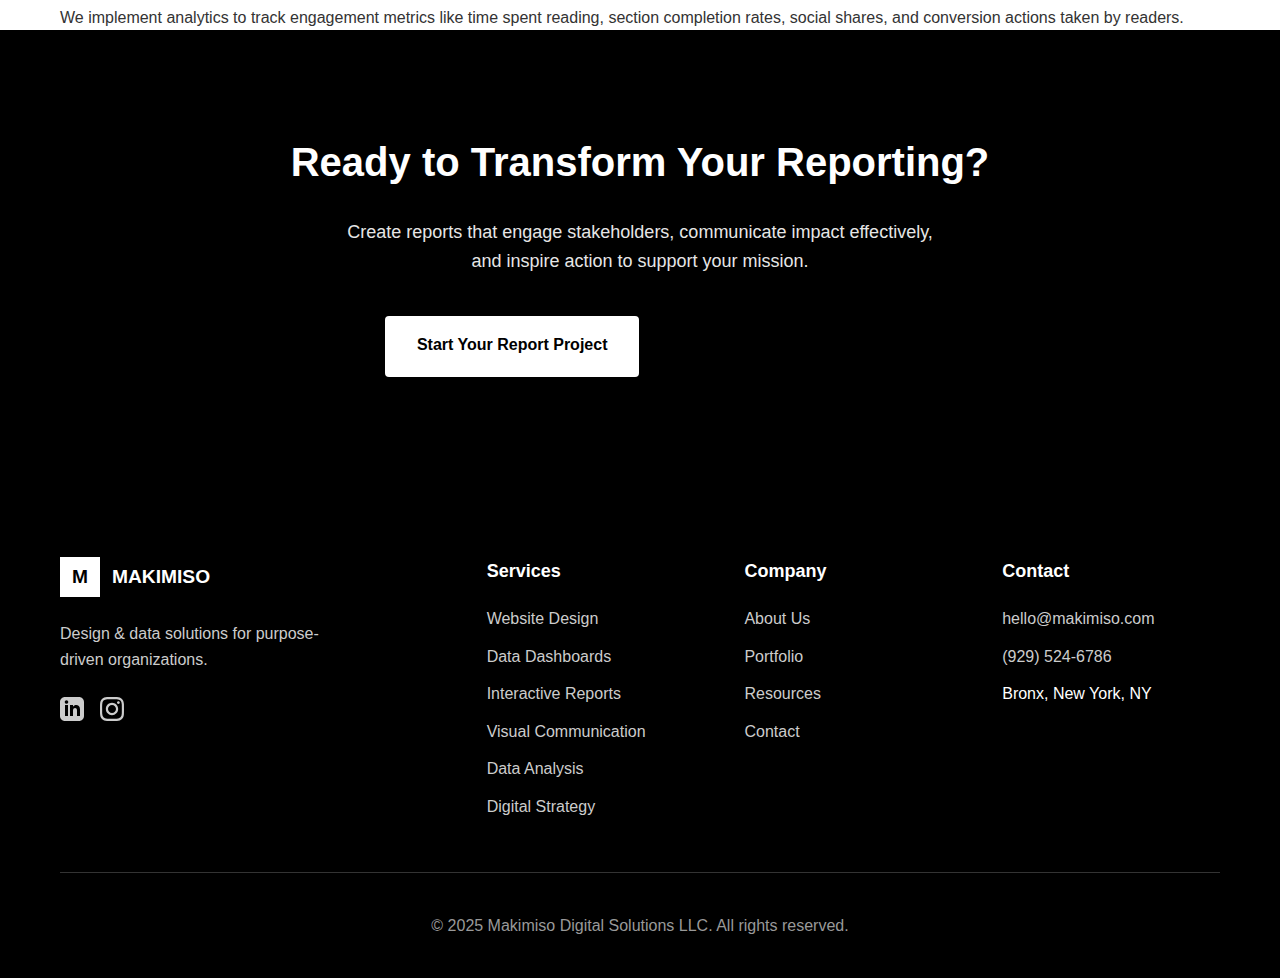
<file: interactive-reports.html>
<!DOCTYPE html>
<html lang="en">
<head>
    <meta charset="UTF-8">
    <meta name="viewport" content="width=device-width, initial-scale=1.0">
    <title>Interactive Reports Services | Makimiso Digital Solutions</title>
    <meta name="description" content="Transform traditional reports into engaging, interactive experiences that effectively communicate your organization's work and impact to stakeholders, funders, and the community.">
    <link rel="stylesheet" href="styles.css">
</head>
<body>
    <!-- Header & Navigation -->
    <header class="header">
        <nav class="nav">
            <div class="nav-container">
                <a href="index.html" class="nav-logo">
                    <div class="logo">M</div>
                    <span>MAKIMISO</span>
                </a>
                <ul class="nav-menu">
                    <li><a href="index.html" class="nav-link">Home</a></li>
                    <li class="nav-dropdown">
                        <a href="services.html" class="nav-link active">Services</a>
                        <ul class="dropdown-menu">
                            <li><a href="website-design.html">Website Design</a></li>
                            <li><a href="data-dashboards.html">Data Dashboards</a></li>
                            <li><a href="interactive-reports.html">Interactive Reports</a></li>
                            <li><a href="visual-communication.html">Visual Communication</a></li>
                            <li><a href="data-analysis.html">Data Analysis</a></li>
                            <li><a href="digital-strategy.html">Digital Strategy</a></li>
                        </ul>
                    </li>
                    <li><a href="portfolio.html" class="nav-link">Portfolio</a></li>
                    <li><a href="about.html" class="nav-link">About</a></li>
                    <li><a href="resources.html" class="nav-link">Resources</a></li>
                    <li><a href="contact.html" class="nav-link">Contact</a></li>
                </ul>
                <button class="nav-toggle">
                    <span></span>
                    <span></span>
                    <span></span>
                </button>
            </div>
        </nav>
    </header>

    <!-- Service Hero Section -->
    <section class="service-hero">
        <div class="container">
            <div class="service-hero-content">
                <h1>Interactive Reports</h1>
                <p>Transform traditional text-heavy reports into engaging, visual experiences that effectively communicate your organization's work and impact to stakeholders, funders, and the community.</p>
            </div>
        </div>
    </section>

    <!-- Service Content -->
    <section class="service-content">
        <div class="container">
            <div class="service-details">
                <div class="service-main">
                    <h2>Make Your Reports Come Alive</h2>
                    <p>Traditional reports often fail to capture attention or communicate impact effectively. Dense text, static charts, and lengthy PDFs don't engage modern audiences or convey the full story of your organization's work.</p>
                    
                    <p>Our interactive reports combine compelling storytelling with dynamic data visualization, creating engaging digital experiences that help stakeholders understand your impact, connect with your mission, and take action to support your work.</p>

                    <h3>What We Deliver</h3>
                    <ul class="features-list">
                        <li>Dynamic data storytelling with interactive elements</li>
                        <li>Embedded charts, graphs, and visualizations</li>
                        <li>Responsive design for all devices and platforms</li>
                        <li>Multimedia integration (video, audio, imagery)</li>
                        <li>Navigation and section-based organization</li>
                        <li>Clickable data exploration features</li>
                        <li>Social sharing and download capabilities</li>
                        <li>Accessibility compliance for all users</li>
                        <li>SEO optimization for web-based reports</li>
                        <li>Print-friendly versions when needed</li>
                    </ul>

                    <h3>Our Process</h3>
                    <div class="process-steps">
                        <div class="process-step">
                            <h4>1. Content Analysis & Strategy</h4>
                            <p>We review your existing content, identify key messages and data points, and develop a narrative structure that engages your target audience effectively.</p>
                        </div>
                        <div class="process-step">
                            <h4>2. Information Architecture</h4>
                            <p>We organize content into logical sections, create intuitive navigation, and design user journeys that guide readers through your story naturally.</p>
                        </div>
                        <div class="process-step">
                            <h4>3. Visual Design & Development</h4>
                            <p>Our team creates compelling visuals, interactive elements, and digital layouts that bring your data and stories to life in an engaging format.</p>
                        </div>
                        <div class="process-step">
                            <h4>4. Testing & Optimization</h4>
                            <p>We test functionality across devices, optimize for performance, and ensure accessibility before launch with training for your team.</p>
                        </div>
                    </div>

                    <h3>Types of Interactive Reports We Create</h3>
                    <p>We specialize in transforming various report types for nonprofit and educational organizations:</p>
                    
                    <ul class="benefits-list">
                        <li><strong>Annual Impact Reports:</strong> Showcase your year's achievements with engaging storytelling and compelling data visualizations</li>
                        <li><strong>Grant Reports & Proposals:</strong> Create professional, data-rich reports that demonstrate impact and justify continued funding</li>
                        <li><strong>Program Evaluation Reports:</strong> Present research findings and program outcomes in accessible, stakeholder-friendly formats</li>
                        <li><strong>Community Needs Assessments:</strong> Transform research data into actionable insights with interactive maps and demographic visualizations</li>
                        <li><strong>Financial Transparency Reports:</strong> Build donor trust with clear, visual presentations of financial stewardship and impact per dollar</li>
                        <li><strong>Student Outcome Reports:</strong> Help educational institutions communicate student success and institutional effectiveness</li>
                    </ul>

                    <div class="case-study-preview">
                        <h3>Recent Success Story</h3>
                        <div class="case-study-card">
                            <h4>Environmental Education Coalition</h4>
                            <p>We transformed a 40-page static annual report into an interactive digital experience featuring scrolling animations, embedded videos, interactive maps showing program locations, and clickable charts revealing detailed impact metrics. The interactive report increased stakeholder engagement by 300% and was shared 5x more often on social media.</p>
                            <p><strong>Key features:</strong> Scroll-triggered animations, interactive impact calculator, embedded testimonial videos, and social sharing integration.</p>
                            <a href="portfolio.html" class="btn btn-secondary">View More Case Studies</a>
                        </div>
                    </div>
                </div>

                <div class="service-sidebar">
                    <div class="sidebar-cta">
                        <h3>Ready to Get Started?</h3>
                        <p>Let's transform your next report into an engaging digital experience that truly communicates your impact.</p>
                        <a href="contact.html" class="btn btn-primary">Get a Free Consultation</a>
                    </div>

                    <div class="service-info">
                        <h4>Project Timeline</h4>
                        <p><strong>Typical Duration:</strong> 6-12 weeks</p>
                        <p><strong>Content Strategy:</strong> 1-2 weeks</p>
                        <p><strong>Design & Development:</strong> 3-6 weeks</p>
                        <p><strong>Content Integration:</strong> 1-2 weeks</p>
                        <p><strong>Testing & Launch:</strong> 1-2 weeks</p>
                    </div>

                    <div class="related-services">
                        <h4>Related Services</h4>
                        <ul>
                            <li><a href="data-dashboards.html">Data Dashboards</a></li>
                            <li><a href="visual-communication.html">Visual Communication</a></li>
                            <li><a href="data-analysis.html">Data Analysis</a></li>
                            <li><a href="website-design.html">Website Design</a></li>
                        </ul>
                    </div>

                    <div class="download-resources">
                        <h4>Free Resources</h4>
                        <ul>
                            <li><a href="#" class="download-link">Report Planning Template</a></li>
                            <li><a href="#" class="download-link">Content Strategy Guide</a></li>
                            <li><a href="#" class="download-link">Interactive Design Examples</a></li>
                        </ul>
                    </div>
                </div>
            </div>
        </div>
    </section>

    <!-- Technology Stack -->
    <section class="technology-stack">
        <div class="container">
            <h2 class="text-center mb-large">Technologies & Platforms We Use</h2>
            <div class="tech-grid">
                <div class="tech-item">
                    <h4>Interactive Platforms</h4>
                    <p>Shorthand, custom web development, and specialized storytelling platforms designed for nonprofit communications and impact reporting.</p>
                </div>
                <div class="tech-item">
                    <h4>Data Visualization</h4>
                    <p>D3.js, Chart.js, Tableau embedded views, and custom interactive charts that bring your data to life in compelling ways.</p>
                </div>
                <div class="tech-item">
                    <h4>Multimedia Integration</h4>
                    <p>Video embedding, audio testimonials, image galleries, and interactive media that enhance storytelling and emotional connection.</p>
                </div>
                <div class="tech-item">
                    <h4>Distribution & Analytics</h4>
                    <p>Multi-format delivery, social sharing optimization, and detailed analytics to track engagement and measure report effectiveness.</p>
                </div>
            </div>
        </div>
    </section>

    <!-- FAQ Section -->
    <section class="faq-section">
        <div class="container">
            <h2 class="text-center mb-large">Frequently Asked Questions</h2>
            <div class="faq-grid">
                <div class="faq-item">
                    <h4>Can we still provide PDF versions for stakeholders who prefer them?</h4>
                    <p>Absolutely! We can create print-optimized versions alongside the interactive report, ensuring all stakeholders can access your content in their preferred format.</p>
                </div>
                <div class="faq-item">
                    <h4>How do interactive reports help with grant applications?</h4>
                    <p>Interactive reports demonstrate innovation, make complex data more accessible to reviewers, and create memorable impressions that help your applications stand out.</p>
                </div>
                <div class="faq-item">
                    <h4>What if we have limited multimedia content?</h4>
                    <p>We can work with your existing content and help identify opportunities to enhance it, or guide you in creating simple multimedia elements like infographics and data visualizations.</p>
                </div>
                <div class="faq-item">
                    <h4>How do you ensure reports are accessible to all users?</h4>
                    <p>We follow WCAG accessibility guidelines, including screen reader compatibility, keyboard navigation, alt text for images, and proper color contrast ratios.</p>
                </div>
                <div class="faq-item">
                    <h4>Can we update content in interactive reports after launch?</h4>
                    <p>Yes! We build reports with content management capabilities when needed, and provide training so your team can make updates and additions over time.</p>
                </div>
                <div class="faq-item">
                    <h4>How do we measure the success of an interactive report?</h4>
                    <p>We implement analytics to track engagement metrics like time spent reading, section completion rates, social shares, and conversion actions taken by readers.</p>
                </div>
            </div>
        </div>
    </section>

    <!-- CTA Section -->
    <section class="cta">
        <div class="container">
            <div class="cta-content">
                <h2>Ready to Transform Your Reporting?</h2>
                <p>Create reports that engage stakeholders, communicate impact effectively, and inspire action to support your mission.</p>
                <div class="cta-buttons">
                    <a href="contact.html" class="btn btn-primary">Start Your Report Project</a>
                    <a href="portfolio.html" class="btn btn-secondary">See Report Examples</a>
                </div>
            </div>
        </div>
    </section>

    <!-- Footer -->
    <footer class="footer">
        <div class="container">
            <div class="footer-content">
                <div class="footer-brand">
                    <div class="footer-logo">
                        <div class="logo">M</div>
                        <span>MAKIMISO</span>
                    </div>
                    <p>Design & data solutions for purpose-driven organizations.</p>
                    <div class="social-links">
                        <a href="#" aria-label="LinkedIn"><svg width="24" height="24" viewBox="0 0 24 24" fill="currentColor"><path d="M19 0h-14c-2.761 0-5 2.239-5 5v14c0 2.761 2.239 5 5 5h14c2.762 0 5-2.239 5-5v-14c0-2.761-2.238-5-5-5zm-11 19h-3v-11h3v11zm-1.5-12.268c-.966 0-1.75-.79-1.75-1.764s.784-1.764 1.75-1.764 1.75.79 1.75 1.764-.783 1.764-1.75 1.764zm13.5 12.268h-3v-5.604c0-3.368-4-3.113-4 0v5.604h-3v-11h3v1.765c1.396-2.586 7-2.777 7 2.476v6.759z"/></svg></a>
                        <a href="#" aria-label="Instagram"><svg width="24" height="24" viewBox="0 0 24 24" fill="currentColor"><path d="M12 2.163c3.204 0 3.584.012 4.85.07 3.252.148 4.771 1.691 4.919 4.919.058 1.265.069 1.645.069 4.849 0 3.205-.012 3.584-.069 4.849-.149 3.225-1.664 4.771-4.919 4.919-1.266.058-1.644.07-4.85.07-3.204 0-3.584-.012-4.849-.07-3.26-.149-4.771-1.699-4.919-4.92-.058-1.265-.07-1.644-.07-4.849 0-3.204.013-3.583.07-4.849.149-3.227 1.664-4.771 4.919-4.919 1.266-.057 1.645-.069 4.849-.069zm0-2.163c-3.259 0-3.667.014-4.947.072-4.358.2-6.78 2.618-6.98 6.98-.059 1.281-.073 1.689-.073 4.948 0 3.259.014 3.668.072 4.948.2 4.358 2.618 6.78 6.98 6.98 1.281.058 1.689.072 4.948.072 3.259 0 3.668-.014 4.948-.072 4.354-.2 6.782-2.618 6.979-6.98.059-1.28.073-1.689.073-4.948 0-3.259-.014-3.667-.072-4.947-.196-4.354-2.617-6.78-6.979-6.98-1.281-.059-1.69-.073-4.949-.073zm0 5.838c-3.403 0-6.162 2.759-6.162 6.162s2.759 6.163 6.162 6.163 6.162-2.759 6.162-6.163c0-3.403-2.759-6.162-6.162-6.162zm0 10.162c-2.209 0-4-1.79-4-4 0-2.209 1.791-4 4-4s4 1.791 4 4c0 2.21-1.791 4-4 4zm6.406-11.845c-.796 0-1.441.645-1.441 1.44s.645 1.44 1.441 1.44c.795 0 1.439-.645 1.439-1.44s-.644-1.44-1.439-1.44z"/></svg></a>
                    </div>
                </div>
                
                <div class="footer-nav">
                    <div class="footer-column">
                        <h4>Services</h4>
                        <ul>
                            <li><a href="website-design.html">Website Design</a></li>
                            <li><a href="data-dashboards.html">Data Dashboards</a></li>
                            <li><a href="interactive-reports.html">Interactive Reports</a></li>
                            <li><a href="visual-communication.html">Visual Communication</a></li>
                            <li><a href="data-analysis.html">Data Analysis</a></li>
                            <li><a href="digital-strategy.html">Digital Strategy</a></li>
                        </ul>
                    </div>
                    
                    <div class="footer-column">
                        <h4>Company</h4>
                        <ul>
                            <li><a href="about.html">About Us</a></li>
                            <li><a href="portfolio.html">Portfolio</a></li>
                            <li><a href="resources.html">Resources</a></li>
                            <li><a href="contact.html">Contact</a></li>
                        </ul>
                    </div>
                    
                    <div class="footer-column">
                        <h4>Contact</h4>
                        <ul>
                            <li><a href="mailto:hello@makimiso.com">hello@makimiso.com</a></li>
                            <li><a href="tel:+19295246786">(929) 524-6786</a></li>
                            <li>Bronx, New York, NY</li>
                        </ul>
                    </div>
                </div>
            </div>
            
            <div class="footer-bottom">
                <p>&copy; 2025 Makimiso Digital Solutions LLC. All rights reserved.</p>
            </div>
        </div>
    </footer>

    <script src="script.js"></script>
</body>
</html>
</file>
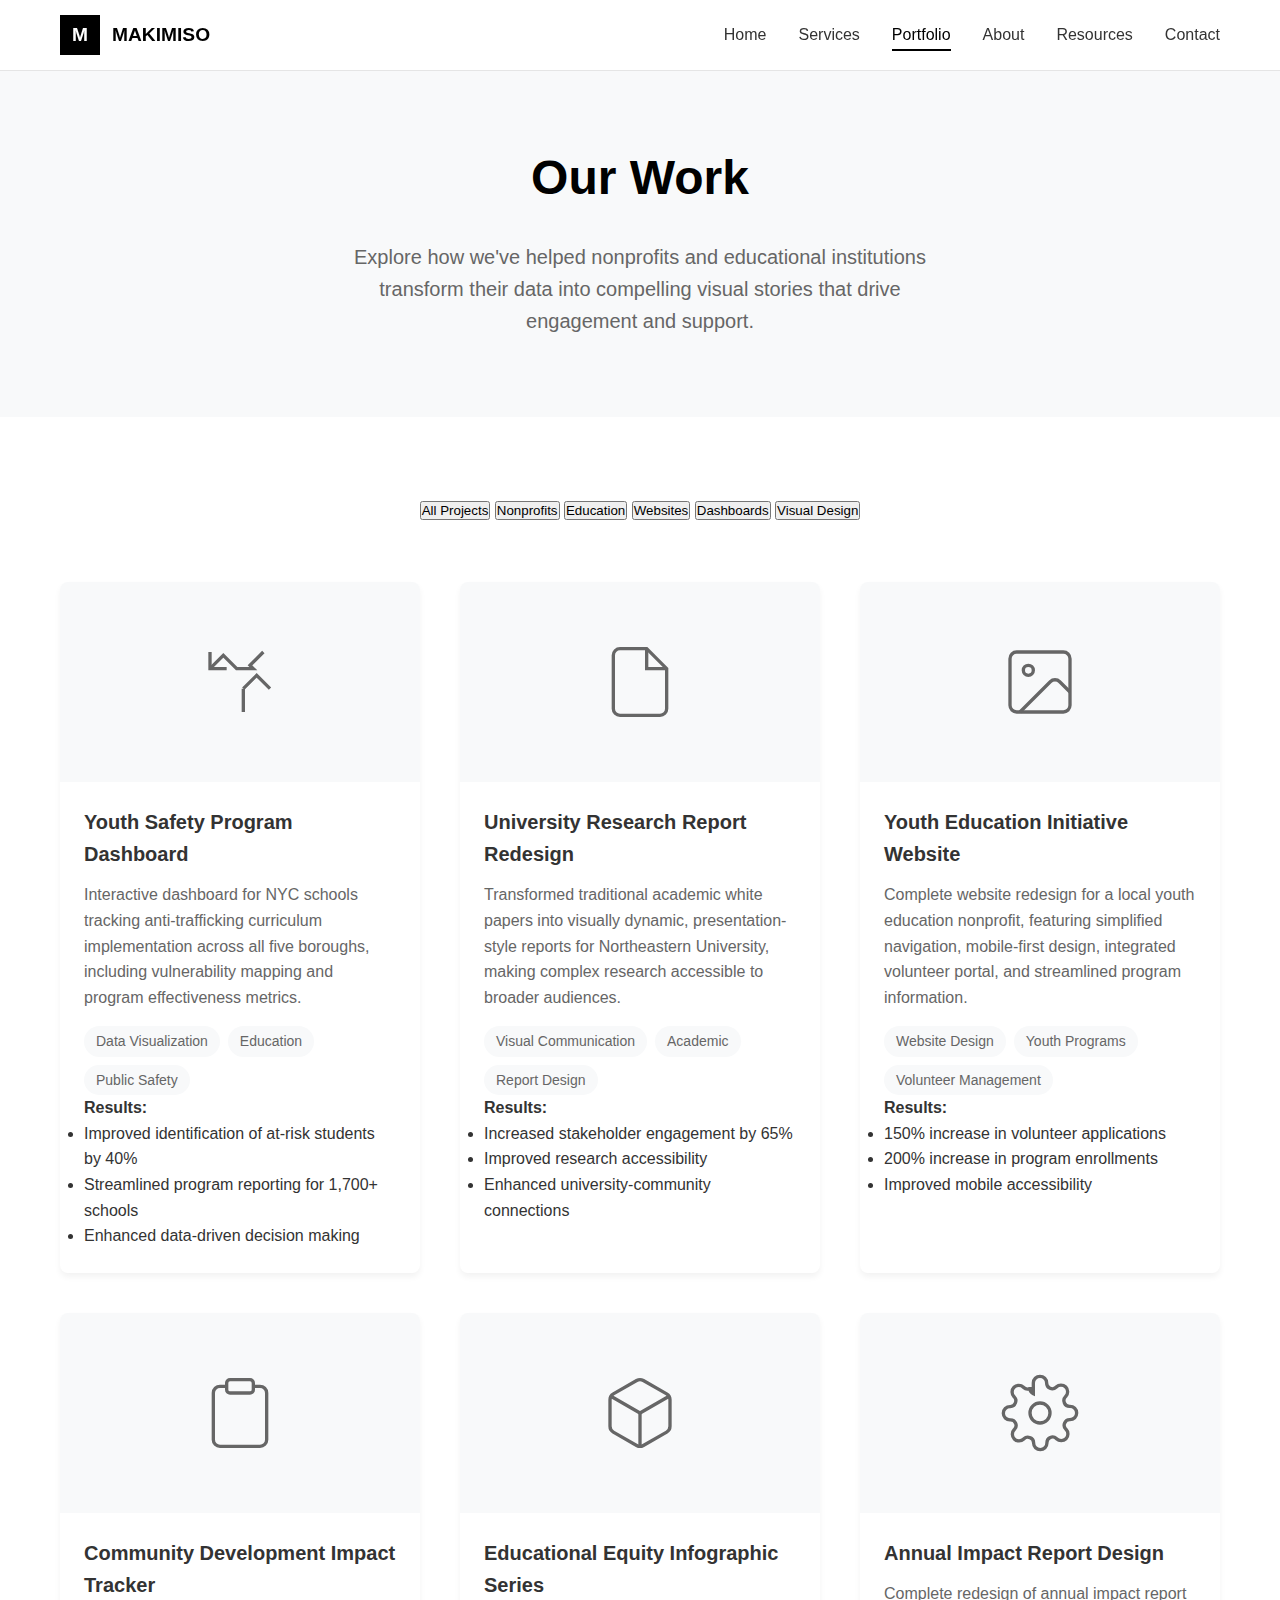
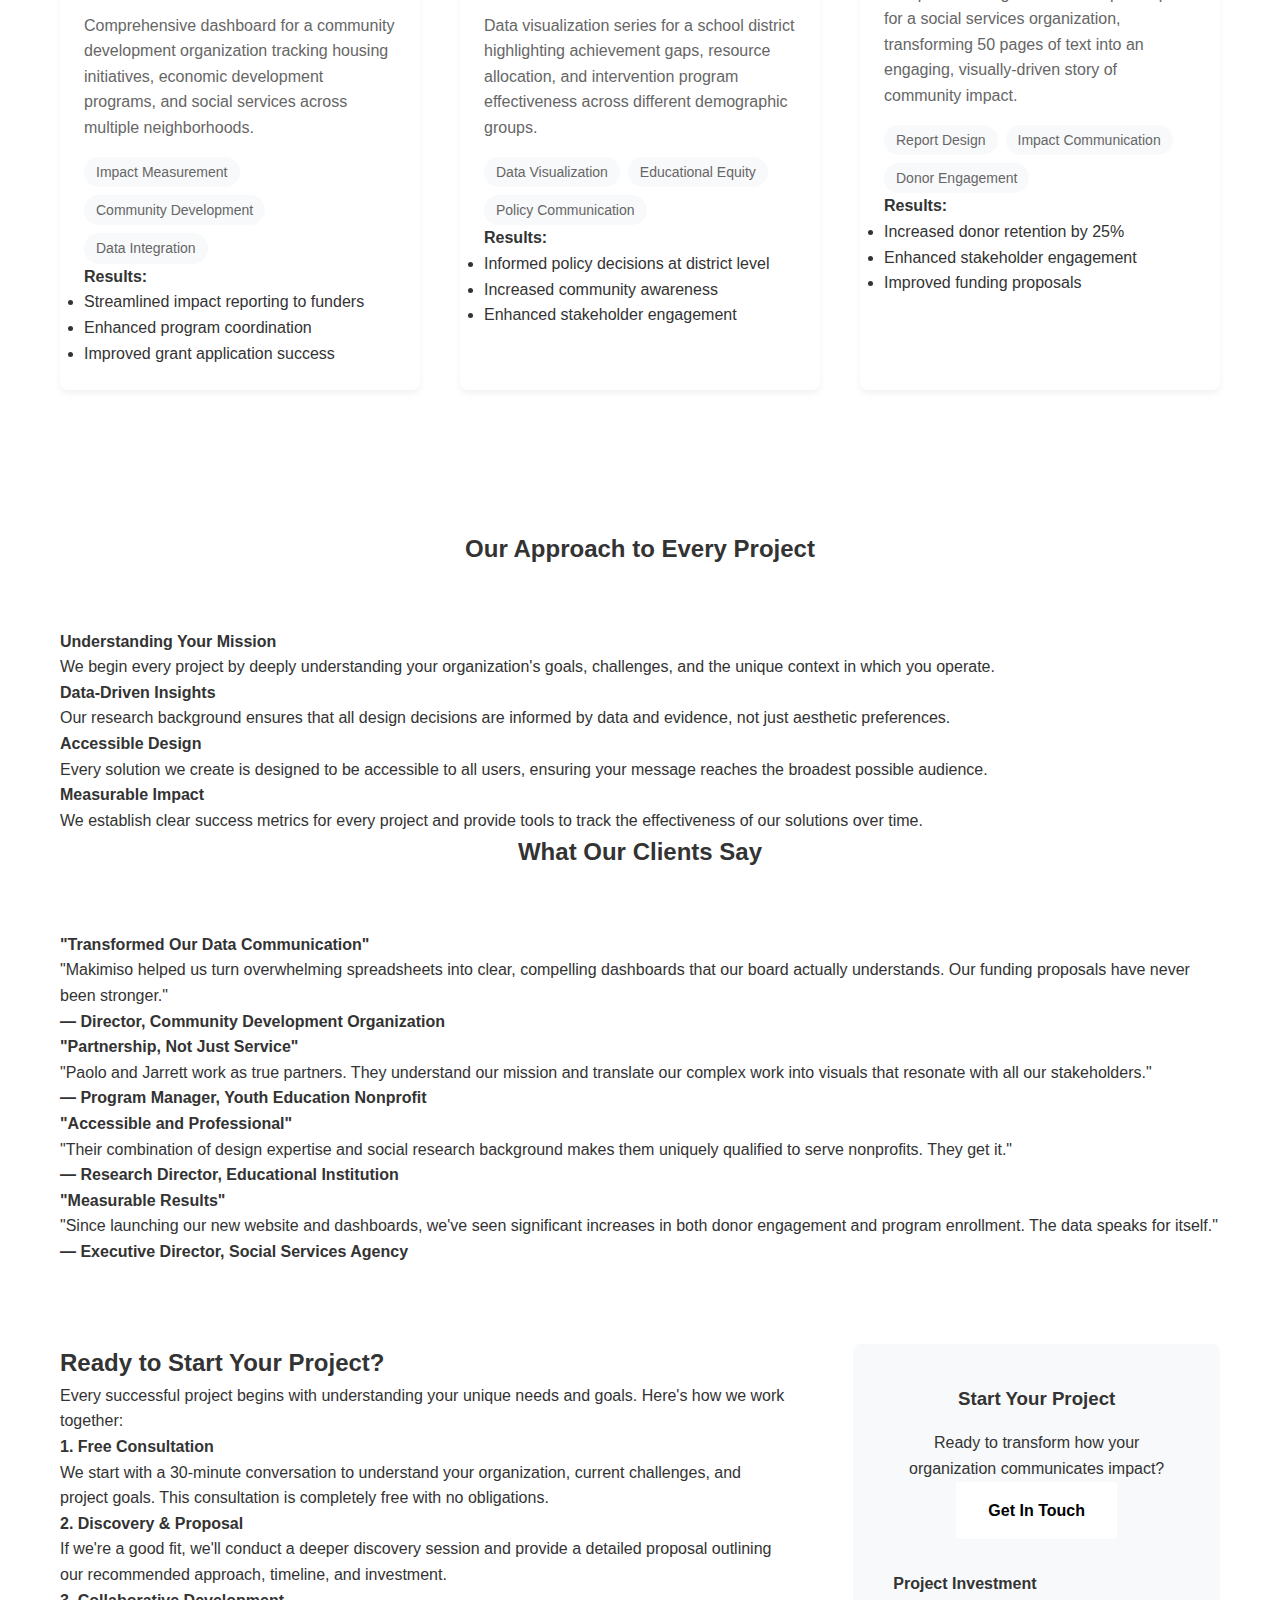
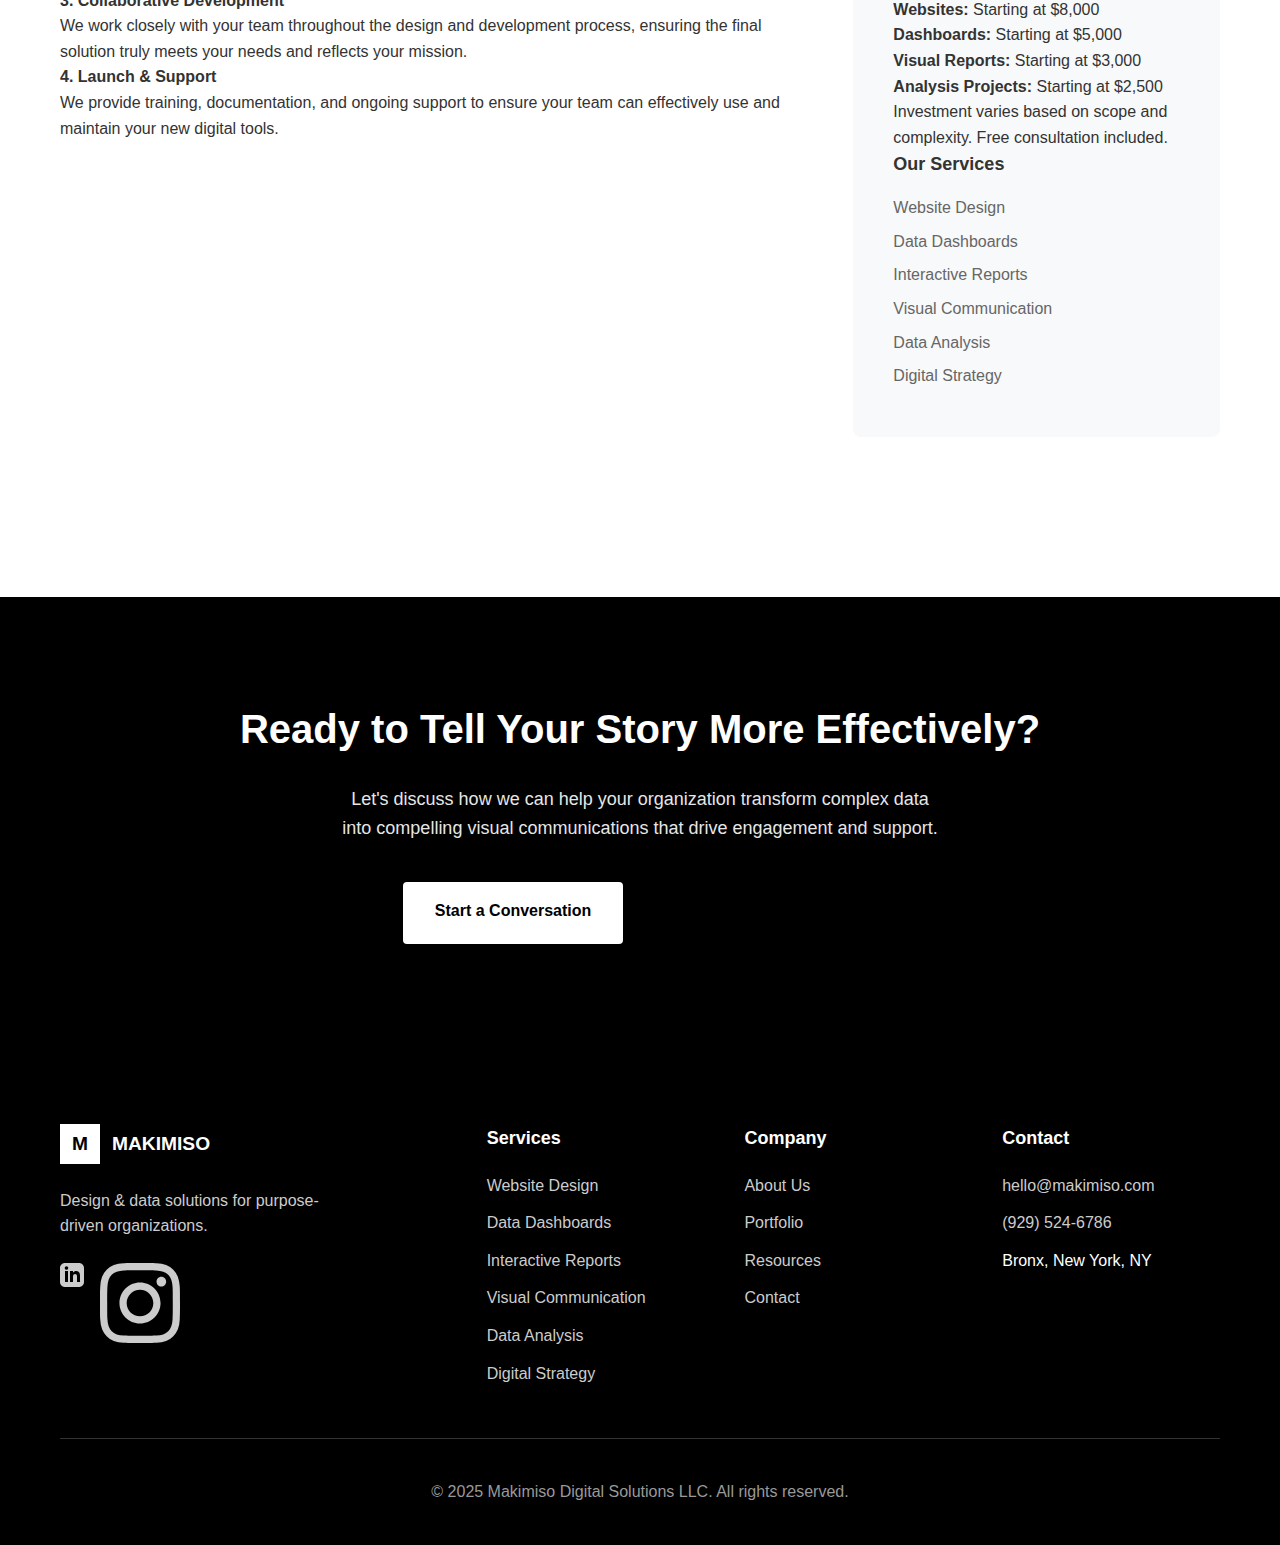
<file: portfolio.html>
<!DOCTYPE html>
<html lang="en">
<head>
    <meta charset="UTF-8">
    <meta name="viewport" content="width=device-width, initial-scale=1.0">
    <title>Portfolio | Makimiso Digital Solutions</title>
    <meta name="description" content="Explore our portfolio of design and data analytics projects for nonprofits and educational institutions. See how we help organizations communicate impact effectively.">
    <link rel="stylesheet" href="styles.css">
</head>
<body>
    <!-- Header & Navigation -->
    <header class="header">
        <nav class="nav">
            <div class="nav-container">
                <a href="index.html" class="nav-logo">
                    <div class="logo">M</div>
                    <span>MAKIMISO</span>
                </a>
                <ul class="nav-menu">
                    <li><a href="index.html" class="nav-link">Home</a></li>
                    <li class="nav-dropdown">
                        <a href="services.html" class="nav-link">Services</a>
                        <ul class="dropdown-menu">
                            <li><a href="website-design.html">Website Design</a></li>
                            <li><a href="data-dashboards.html">Data Dashboards</a></li>
                            <li><a href="interactive-reports.html">Interactive Reports</a></li>
                            <li><a href="visual-communication.html">Visual Communication</a></li>
                            <li><a href="data-analysis.html">Data Analysis</a></li>
                            <li><a href="digital-strategy.html">Digital Strategy</a></li>
                        </ul>
                    </li>
                    <li><a href="portfolio.html" class="nav-link active">Portfolio</a></li>
                    <li><a href="about.html" class="nav-link">About</a></li>
                    <li><a href="resources.html" class="nav-link">Resources</a></li>
                    <li><a href="contact.html" class="nav-link">Contact</a></li>
                </ul>
                <button class="nav-toggle">
                    <span></span>
                    <span></span>
                    <span></span>
                </button>
            </div>
        </nav>
    </header>

    <!-- Portfolio Hero Section -->
    <section class="service-hero">
        <div class="container">
            <div class="service-hero-content">
                <h1>Our Work</h1>
                <p>Explore how we've helped nonprofits and educational institutions transform their data into compelling visual stories that drive engagement and support.</p>
            </div>
        </div>
    </section>

    <!-- Portfolio Filter -->
    <section class="service-content">
        <div class="container">
            <div class="portfolio-filters text-center mb-large">
                <button class="portfolio-filter active" data-filter="all">All Projects</button>
                <button class="portfolio-filter" data-filter="nonprofit">Nonprofits</button>
                <button class="portfolio-filter" data-filter="education">Education</button>
                <button class="portfolio-filter" data-filter="website">Websites</button>
                <button class="portfolio-filter" data-filter="dashboard">Dashboards</button>
                <button class="portfolio-filter" data-filter="visual">Visual Design</button>
            </div>

            <!-- Portfolio Grid -->
            <div class="portfolio-grid">
                <div class="portfolio-item" data-category="nonprofit dashboard">
                    <div class="portfolio-image">
                        <svg width="80" height="80" viewBox="0 0 24 24" fill="none" stroke="currentColor" stroke-width="1">
                            <path d="M3 3v5h5"/>
                            <path d="m3 8 4-4 4 4h5l-1-1 4-4"/>
                            <path d="M13 21v-7"/>
                            <path d="m21 14-4-4-4 4"/>
                        </svg>
                    </div>
                    <div class="portfolio-content">
                        <h3>Youth Safety Program Dashboard</h3>
                        <p>Interactive dashboard for NYC schools tracking anti-trafficking curriculum implementation across all five boroughs, including vulnerability mapping and program effectiveness metrics.</p>
                        <div class="portfolio-tags">
                            <span class="portfolio-tag">Data Visualization</span>
                            <span class="portfolio-tag">Education</span>
                            <span class="portfolio-tag">Public Safety</span>
                        </div>
                        <div class="portfolio-results">
                            <h4>Results:</h4>
                            <ul>
                                <li>Improved identification of at-risk students by 40%</li>
                                <li>Streamlined program reporting for 1,700+ schools</li>
                                <li>Enhanced data-driven decision making</li>
                            </ul>
                        </div>
                    </div>
                </div>

                <div class="portfolio-item" data-category="education visual">
                    <div class="portfolio-image">
                        <svg width="80" height="80" viewBox="0 0 24 24" fill="none" stroke="currentColor" stroke-width="1">
                            <path d="M14 2H6a2 2 0 0 0-2 2v16a2 2 0 0 0 2 2h12a2 2 0 0 0 2-2V8z"/>
                            <polyline points="14,2 14,8 20,8"/>
                        </svg>
                    </div>
                    <div class="portfolio-content">
                        <h3>University Research Report Redesign</h3>
                        <p>Transformed traditional academic white papers into visually dynamic, presentation-style reports for Northeastern University, making complex research accessible to broader audiences.</p>
                        <div class="portfolio-tags">
                            <span class="portfolio-tag">Visual Communication</span>
                            <span class="portfolio-tag">Academic</span>
                            <span class="portfolio-tag">Report Design</span>
                        </div>
                        <div class="portfolio-results">
                            <h4>Results:</h4>
                            <ul>
                                <li>Increased stakeholder engagement by 65%</li>
                                <li>Improved research accessibility</li>
                                <li>Enhanced university-community connections</li>
                            </ul>
                        </div>
                    </div>
                </div>

                <div class="portfolio-item" data-category="nonprofit website">
                    <div class="portfolio-image">
                        <svg width="80" height="80" viewBox="0 0 24 24" fill="none" stroke="currentColor" stroke-width="1">
                            <rect x="3" y="3" width="18" height="18" rx="2" ry="2"/>
                            <circle cx="8.5" cy="8.5" r="1.5"/>
                            <path d="m21 15-3.086-3.086a2 2 0 0 0-2.828 0L6 21"/>
                        </svg>
                    </div>
                    <div class="portfolio-content">
                        <h3>Youth Education Initiative Website</h3>
                        <p>Complete website redesign for a local youth education nonprofit, featuring simplified navigation, mobile-first design, integrated volunteer portal, and streamlined program information.</p>
                        <div class="portfolio-tags">
                            <span class="portfolio-tag">Website Design</span>
                            <span class="portfolio-tag">Youth Programs</span>
                            <span class="portfolio-tag">Volunteer Management</span>
                        </div>
                        <div class="portfolio-results">
                            <h4>Results:</h4>
                            <ul>
                                <li>150% increase in volunteer applications</li>
                                <li>200% increase in program enrollments</li>
                                <li>Improved mobile accessibility</li>
                            </ul>
                        </div>
                    </div>
                </div>

                <div class="portfolio-item" data-category="nonprofit dashboard">
                    <div class="portfolio-image">
                        <svg width="80" height="80" viewBox="0 0 24 24" fill="none" stroke="currentColor" stroke-width="1">
                            <path d="M16 4h2a2 2 0 0 1 2 2v14a2 2 0 0 1-2 2H6a2 2 0 0 1-2-2V6a2 2 0 0 1 2-2h2"/>
                            <rect x="8" y="2" width="8" height="4" rx="1" ry="1"/>
                        </svg>
                    </div>
                    <div class="portfolio-content">
                        <h3>Community Development Impact Tracker</h3>
                        <p>Comprehensive dashboard for a community development organization tracking housing initiatives, economic development programs, and social services across multiple neighborhoods.</p>
                        <div class="portfolio-tags">
                            <span class="portfolio-tag">Impact Measurement</span>
                            <span class="portfolio-tag">Community Development</span>
                            <span class="portfolio-tag">Data Integration</span>
                        </div>
                        <div class="portfolio-results">
                            <h4>Results:</h4>
                            <ul>
                                <li>Streamlined impact reporting to funders</li>
                                <li>Enhanced program coordination</li>
                                <li>Improved grant application success</li>
                            </ul>
                        </div>
                    </div>
                </div>

                <div class="portfolio-item" data-category="education visual">
                    <div class="portfolio-image">
                        <svg width="80" height="80" viewBox="0 0 24 24" fill="none" stroke="currentColor" stroke-width="1">
                            <path d="M21 16V8a2 2 0 0 0-1-1.73l-7-4a2 2 0 0 0-2 0l-7 4A2 2 0 0 0 3 8v8a2 2 0 0 0 1 1.73l7 4a2 2 0 0 0 2 0l7-4A2 2 0 0 0 21 16z"/>
                            <polyline points="3.27,6.96 12,12.01 20.73,6.96"/>
                            <line x1="12" y1="22.08" x2="12" y2="12"/>
                        </svg>
                    </div>
                    <div class="portfolio-content">
                        <h3>Educational Equity Infographic Series</h3>
                        <p>Data visualization series for a school district highlighting achievement gaps, resource allocation, and intervention program effectiveness across different demographic groups.</p>
                        <div class="portfolio-tags">
                            <span class="portfolio-tag">Data Visualization</span>
                            <span class="portfolio-tag">Educational Equity</span>
                            <span class="portfolio-tag">Policy Communication</span>
                        </div>
                        <div class="portfolio-results">
                            <h4>Results:</h4>
                            <ul>
                                <li>Informed policy decisions at district level</li>
                                <li>Increased community awareness</li>
                                <li>Enhanced stakeholder engagement</li>
                            </ul>
                        </div>
                    </div>
                </div>

                <div class="portfolio-item" data-category="nonprofit visual">
                    <div class="portfolio-image">
                        <svg width="80" height="80" viewBox="0 0 24 24" fill="none" stroke="currentColor" stroke-width="1">
                            <circle cx="12" cy="12" r="3"/>
                            <path d="M19.4 15a1.65 1.65 0 0 0 .33 1.82l.06.06a2 2 0 0 1 0 2.83 2 2 0 0 1-2.83 0l-.06-.06a1.65 1.65 0 0 0-1.82-.33 1.65 1.65 0 0 0-1 1.51V21a2 2 0 0 1-2 2 2 2 0 0 1-2-2v-.09A1.65 1.65 0 0 0 9 19.4a1.65 1.65 0 0 0-1.82.33l-.06.06a2 2 0 0 1-2.83 0 2 2 0 0 1 0-2.83l.06-.06a1.65 1.65 0 0 0 .33-1.82 1.65 1.65 0 0 0-1.51-1H3a2 2 0 0 1-2-2 2 2 0 0 1 2-2h.09A1.65 1.65 0 0 0 4.6 9a1.65 1.65 0 0 0-.33-1.82l-.06-.06a2 2 0 0 1 0-2.83 2 2 0 0 1 2.83 0l.06.06a1.65 1.65 0 0 0 1.82.33H9a1.65 1.65 0 0 0 1 1.51V3a2 2 0 0 1 2-2 2 2 0 0 1 2 2v.09a1.65 1.65 0 0 0 1 1.51 1.65 1.65 0 0 0 1.82-.33l.06-.06a2 2 0 0 1 2.83 0 2 2 0 0 1 0 2.83l-.06.06a1.65 1.65 0 0 0-.33 1.82V9a1.65 1.65 0 0 0 1.51 1H21a2 2 0 0 1 2 2 2 2 0 0 1-2 2h-.09a1.65 1.65 0 0 0-1.51 1z"/>
                        </svg>
                    </div>
                    <div class="portfolio-content">
                        <h3>Annual Impact Report Design</h3>
                        <p>Complete redesign of annual impact report for a social services organization, transforming 50 pages of text into an engaging, visually-driven story of community impact.</p>
                        <div class="portfolio-tags">
                            <span class="portfolio-tag">Report Design</span>
                            <span class="portfolio-tag">Impact Communication</span>
                            <span class="portfolio-tag">Donor Engagement</span>
                        </div>
                        <div class="portfolio-results">
                            <h4>Results:</h4>
                            <ul>
                                <li>Increased donor retention by 25%</li>
                                <li>Enhanced stakeholder engagement</li>
                                <li>Improved funding proposals</li>
                            </ul>
                        </div>
                    </div>
                </div>
            </div>
        </div>
    </section>

    <!-- Our Approach Section -->
    <section class="technology-stack">
        <div class="container">
            <h2 class="text-center mb-large">Our Approach to Every Project</h2>
            <div class="tech-grid">
                <div class="tech-item">
                    <h4>Understanding Your Mission</h4>
                    <p>We begin every project by deeply understanding your organization's goals, challenges, and the unique context in which you operate.</p>
                </div>
                <div class="tech-item">
                    <h4>Data-Driven Insights</h4>
                    <p>Our research background ensures that all design decisions are informed by data and evidence, not just aesthetic preferences.</p>
                </div>
                <div class="tech-item">
                    <h4>Accessible Design</h4>
                    <p>Every solution we create is designed to be accessible to all users, ensuring your message reaches the broadest possible audience.</p>
                </div>
                <div class="tech-item">
                    <h4>Measurable Impact</h4>
                    <p>We establish clear success metrics for every project and provide tools to track the effectiveness of our solutions over time.</p>
                </div>
            </div>
        </div>
    </section>

    <!-- Client Testimonials -->
    <section class="faq-section">
        <div class="container">
            <h2 class="text-center mb-large">What Our Clients Say</h2>
            <div class="faq-grid">
                <div class="faq-item">
                    <h4>"Transformed Our Data Communication"</h4>
                    <p>"Makimiso helped us turn overwhelming spreadsheets into clear, compelling dashboards that our board actually understands. Our funding proposals have never been stronger."</p>
                    <p><strong>— Director, Community Development Organization</strong></p>
                </div>
                <div class="faq-item">
                    <h4>"Partnership, Not Just Service"</h4>
                    <p>"Paolo and Jarrett work as true partners. They understand our mission and translate our complex work into visuals that resonate with all our stakeholders."</p>
                    <p><strong>— Program Manager, Youth Education Nonprofit</strong></p>
                </div>
                <div class="faq-item">
                    <h4>"Accessible and Professional"</h4>
                    <p>"Their combination of design expertise and social research background makes them uniquely qualified to serve nonprofits. They get it."</p>
                    <p><strong>— Research Director, Educational Institution</strong></p>
                </div>
                <div class="faq-item">
                    <h4>"Measurable Results"</h4>
                    <p>"Since launching our new website and dashboards, we've seen significant increases in both donor engagement and program enrollment. The data speaks for itself."</p>
                    <p><strong>— Executive Director, Social Services Agency</strong></p>
                </div>
            </div>
        </div>
    </section>

    <!-- Process Section -->
    <section class="service-content">
        <div class="container">
            <div class="service-details">
                <div class="service-main">
                    <h2>Ready to Start Your Project?</h2>
                    <p>Every successful project begins with understanding your unique needs and goals. Here's how we work together:</p>

                    <div class="process-steps">
                        <div class="process-step">
                            <h4>1. Free Consultation</h4>
                            <p>We start with a 30-minute conversation to understand your organization, current challenges, and project goals. This consultation is completely free with no obligations.</p>
                        </div>
                        <div class="process-step">
                            <h4>2. Discovery & Proposal</h4>
                            <p>If we're a good fit, we'll conduct a deeper discovery session and provide a detailed proposal outlining our recommended approach, timeline, and investment.</p>
                        </div>
                        <div class="process-step">
                            <h4>3. Collaborative Development</h4>
                            <p>We work closely with your team throughout the design and development process, ensuring the final solution truly meets your needs and reflects your mission.</p>
                        </div>
                        <div class="process-step">
                            <h4>4. Launch & Support</h4>
                            <p>We provide training, documentation, and ongoing support to ensure your team can effectively use and maintain your new digital tools.</p>
                        </div>
                    </div>
                </div>

                <div class="service-sidebar">
                    <div class="sidebar-cta">
                        <h3>Start Your Project</h3>
                        <p>Ready to transform how your organization communicates impact?</p>
                        <a href="contact.html" class="btn btn-primary">Get In Touch</a>
                    </div>

                    <div class="service-info">
                        <h4>Project Investment</h4>
                        <p><strong>Websites:</strong> Starting at $8,000</p>
                        <p><strong>Dashboards:</strong> Starting at $5,000</p>
                        <p><strong>Visual Reports:</strong> Starting at $3,000</p>
                        <p><strong>Analysis Projects:</strong> Starting at $2,500</p>
                        <p class="small-text">Investment varies based on scope and complexity. Free consultation included.</p>
                    </div>

                    <div class="related-services">
                        <h4>Our Services</h4>
                        <ul>
                            <li><a href="website-design.html">Website Design</a></li>
                            <li><a href="data-dashboards.html">Data Dashboards</a></li>
                            <li><a href="interactive-reports.html">Interactive Reports</a></li>
                            <li><a href="visual-communication.html">Visual Communication</a></li>
                            <li><a href="data-analysis.html">Data Analysis</a></li>
                            <li><a href="digital-strategy.html">Digital Strategy</a></li>
                        </ul>
                    </div>
                </div>
            </div>
        </div>
    </section>

    <!-- CTA Section -->
    <section class="cta">
        <div class="container">
            <div class="cta-content">
                <h2>Ready to Tell Your Story More Effectively?</h2>
                <p>Let's discuss how we can help your organization transform complex data into compelling visual communications that drive engagement and support.</p>
                <div class="cta-buttons">
                    <a href="contact.html" class="btn btn-primary">Start a Conversation</a>
                    <a href="services.html" class="btn btn-secondary">Explore Our Services</a>
                </div>
            </div>
        </div>
    </section>

    <!-- Footer -->
    <footer class="footer">
        <div class="container">
            <div class="footer-content">
                <div class="footer-brand">
                    <div class="footer-logo">
                        <div class="logo">M</div>
                        <span>MAKIMISO</span>
                    </div>
                    <p>Design & data solutions for purpose-driven organizations.</p>
                    <div class="social-links">
                        <a href="#" aria-label="LinkedIn"><svg width="24" height="24" viewBox="0 0 24 24" fill="currentColor"><path d="M19 0h-14c-2.761 0-5 2.239-5 5v14c0 2.761 2.239 5 5 5h14c2.762 0 5-2.239 5-5v-14c0-2.761-2.238-5-5-5zm-11 19h-3v-11h3v11zm-1.5-12.268c-.966 0-1.75-.79-1.75-1.764s.784-1.764 1.75-1.764 1.75.79 1.75 1.764-.783 1.764-1.75 1.764zm13.5 12.268h-3v-5.604c0-3.368-4-3.113-4 0v5.604h-3v-11h3v1.765c1.396-2.586 7-2.777 7 2.476v6.759z"/></svg></a>
                        <a href="#" aria-label="Instagram"><svg width="80" height="80" viewBox="0 0 24 24" fill="currentColor"><path d="M12 2.163c3.204 0 3.584.012 4.85.07 3.252.148 4.771 1.691 4.919 4.919.058 1.265.069 1.645.069 4.849 0 3.205-.012 3.584-.069 4.849-.149 3.225-1.664 4.771-4.919 4.919-1.266.058-1.644.07-4.85.07-3.204 0-3.584-.012-4.849-.07-3.26-.149-4.771-1.699-4.919-4.92-.058-1.265-.07-1.644-.07-4.849 0-3.204.013-3.583.07-4.849.149-3.227 1.664-4.771 4.919-4.919 1.266-.057 1.645-.069 4.849-.069zm0-2.163c-3.259 0-3.667.014-4.947.072-4.358.2-6.78 2.618-6.98 6.98-.059 1.281-.073 1.689-.073 4.948 0 3.259.014 3.668.072 4.948.2 4.358 2.618 6.78 6.98 6.98 1.281.058 1.689.072 4.948.072 3.259 0 3.668-.014 4.948-.072 4.354-.2 6.782-2.618 6.979-6.98.059-1.28.073-1.689.073-4.948 0-3.259-.014-3.667-.072-4.947-.196-4.354-2.617-6.78-6.979-6.98-1.281-.059-1.69-.073-4.949-.073zm0 5.838c-3.403 0-6.162 2.759-6.162 6.162s2.759 6.163 6.162 6.163 6.162-2.759 6.162-6.163c0-3.403-2.759-6.162-6.162-6.162zm0 10.162c-2.209 0-4-1.79-4-4 0-2.209 1.791-4 4-4s4 1.791 4 4c0 2.21-1.791 4-4 4zm6.406-11.845c-.796 0-1.441.645-1.441 1.44s.645 1.44 1.441 1.44c.795 0 1.439-.645 1.439-1.44s-.644-1.44-1.439-1.44z"/></svg></a>
                    </div>
                </div>
                
                <div class="footer-nav">
                    <div class="footer-column">
                        <h4>Services</h4>
                        <ul>
                            <li><a href="website-design.html">Website Design</a></li>
                            <li><a href="data-dashboards.html">Data Dashboards</a></li>
                            <li><a href="interactive-reports.html">Interactive Reports</a></li>
                            <li><a href="visual-communication.html">Visual Communication</a></li>
                            <li><a href="data-analysis.html">Data Analysis</a></li>
                            <li><a href="digital-strategy.html">Digital Strategy</a></li>
                        </ul>
                    </div>
                    
                    <div class="footer-column">
                        <h4>Company</h4>
                        <ul>
                            <li><a href="about.html">About Us</a></li>
                            <li><a href="portfolio.html">Portfolio</a></li>
                            <li><a href="resources.html">Resources</a></li>
                            <li><a href="contact.html">Contact</a></li>
                        </ul>
                    </div>
                    
                    <div class="footer-column">
                        <h4>Contact</h4>
                        <ul>
                            <li><a href="mailto:hello@makimiso.com">hello@makimiso.com</a></li>
                            <li><a href="tel:+19295246786">(929) 524-6786</a></li>
                            <li>Bronx, New York, NY</li>
                        </ul>
                    </div>
                </div>
            </div>
            
            <div class="footer-bottom">
                <p>&copy; 2025 Makimiso Digital Solutions LLC. All rights reserved.</p>
            </div>
        </div>
    </footer>

    <script src="script.js"></script>
</body>
</html>
</file>
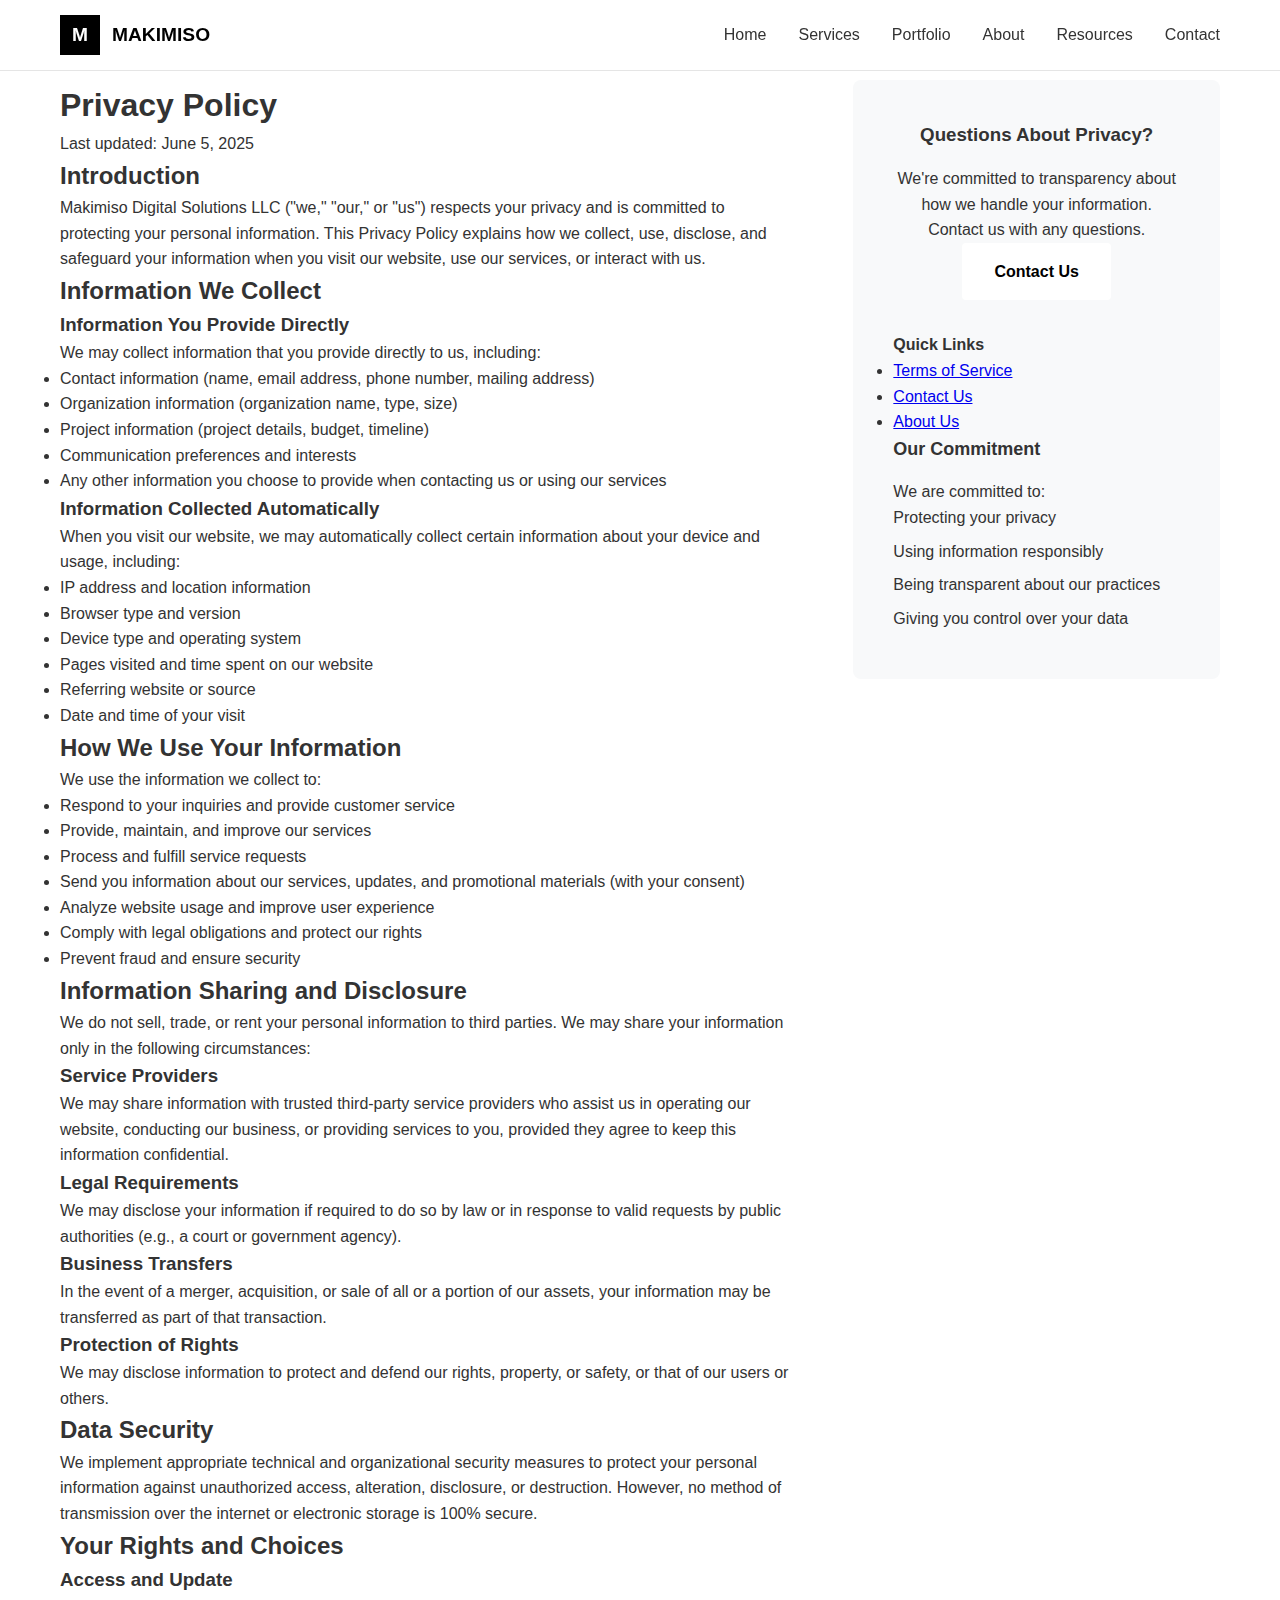
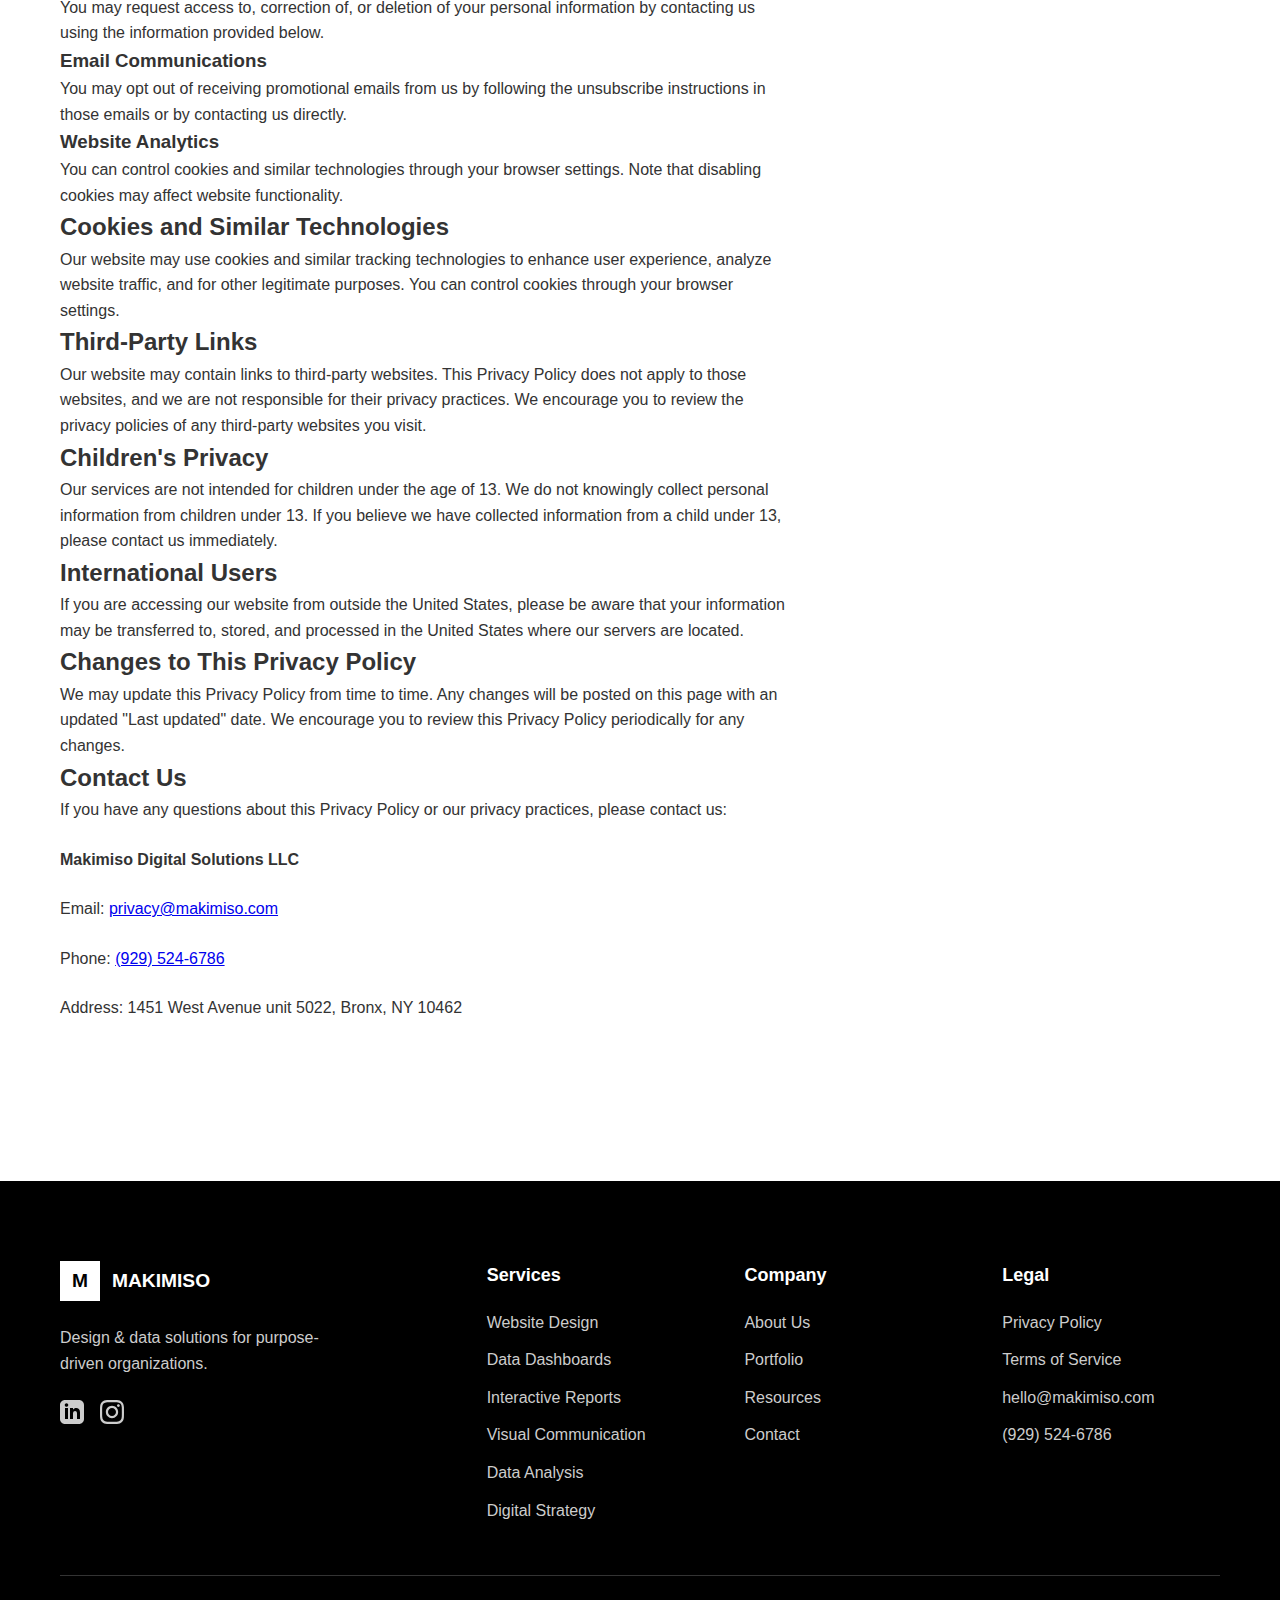
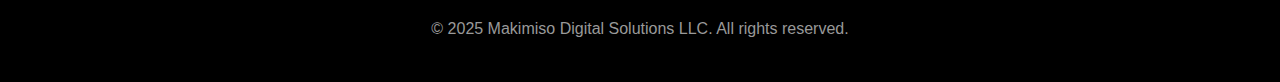
<file: privacy.html>
<!DOCTYPE html>
<html lang="en">
<head>
    <meta charset="UTF-8">
    <meta name="viewport" content="width=device-width, initial-scale=1.0">
    <title>Privacy Policy | Makimiso Digital Solutions</title>
    <meta name="description" content="Privacy policy for Makimiso Digital Solutions. Learn how we collect, use, and protect your personal information.">
    <link rel="stylesheet" href="styles.css">
</head>
<body>
    <!-- Header & Navigation -->
    <header class="header">
        <nav class="nav">
            <div class="nav-container">
                <a href="index.html" class="nav-logo">
                    <div class="logo">M</div>
                    <span>MAKIMISO</span>
                </a>
                <ul class="nav-menu">
                    <li><a href="index.html" class="nav-link">Home</a></li>
                    <li class="nav-dropdown">
                        <a href="services.html" class="nav-link">Services</a>
                        <ul class="dropdown-menu">
                            <li><a href="website-design.html">Website Design</a></li>
                            <li><a href="data-dashboards.html">Data Dashboards</a></li>
                            <li><a href="interactive-reports.html">Interactive Reports</a></li>
                            <li><a href="visual-communication.html">Visual Communication</a></li>
                            <li><a href="data-analysis.html">Data Analysis</a></li>
                            <li><a href="digital-strategy.html">Digital Strategy</a></li>
                        </ul>
                    </li>
                    <li><a href="portfolio.html" class="nav-link">Portfolio</a></li>
                    <li><a href="about.html" class="nav-link">About</a></li>
                    <li><a href="resources.html" class="nav-link">Resources</a></li>
                    <li><a href="contact.html" class="nav-link">Contact</a></li>
                </ul>
                <button class="nav-toggle">
                    <span></span>
                    <span></span>
                    <span></span>
                </button>
            </div>
        </nav>
    </header>

    <!-- Privacy Policy Content -->
    <section class="service-content">
        <div class="container">
            <div class="service-details">
                <div class="service-main">
                    <h1>Privacy Policy</h1>
                    <p class="small-text">Last updated: June 5, 2025</p>

                    <h2>Introduction</h2>
                    <p>Makimiso Digital Solutions LLC ("we," "our," or "us") respects your privacy and is committed to protecting your personal information. This Privacy Policy explains how we collect, use, disclose, and safeguard your information when you visit our website, use our services, or interact with us.</p>

                    <h2>Information We Collect</h2>
                    
                    <h3>Information You Provide Directly</h3>
                    <p>We may collect information that you provide directly to us, including:</p>
                    <ul class="benefits-list">
                        <li>Contact information (name, email address, phone number, mailing address)</li>
                        <li>Organization information (organization name, type, size)</li>
                        <li>Project information (project details, budget, timeline)</li>
                        <li>Communication preferences and interests</li>
                        <li>Any other information you choose to provide when contacting us or using our services</li>
                    </ul>

                    <h3>Information Collected Automatically</h3>
                    <p>When you visit our website, we may automatically collect certain information about your device and usage, including:</p>
                    <ul class="benefits-list">
                        <li>IP address and location information</li>
                        <li>Browser type and version</li>
                        <li>Device type and operating system</li>
                        <li>Pages visited and time spent on our website</li>
                        <li>Referring website or source</li>
                        <li>Date and time of your visit</li>
                    </ul>

                    <h2>How We Use Your Information</h2>
                    <p>We use the information we collect to:</p>
                    <ul class="benefits-list">
                        <li>Respond to your inquiries and provide customer service</li>
                        <li>Provide, maintain, and improve our services</li>
                        <li>Process and fulfill service requests</li>
                        <li>Send you information about our services, updates, and promotional materials (with your consent)</li>
                        <li>Analyze website usage and improve user experience</li>
                        <li>Comply with legal obligations and protect our rights</li>
                        <li>Prevent fraud and ensure security</li>
                    </ul>

                    <h2>Information Sharing and Disclosure</h2>
                    <p>We do not sell, trade, or rent your personal information to third parties. We may share your information only in the following circumstances:</p>
                    
                    <h3>Service Providers</h3>
                    <p>We may share information with trusted third-party service providers who assist us in operating our website, conducting our business, or providing services to you, provided they agree to keep this information confidential.</p>

                    <h3>Legal Requirements</h3>
                    <p>We may disclose your information if required to do so by law or in response to valid requests by public authorities (e.g., a court or government agency).</p>

                    <h3>Business Transfers</h3>
                    <p>In the event of a merger, acquisition, or sale of all or a portion of our assets, your information may be transferred as part of that transaction.</p>

                    <h3>Protection of Rights</h3>
                    <p>We may disclose information to protect and defend our rights, property, or safety, or that of our users or others.</p>

                    <h2>Data Security</h2>
                    <p>We implement appropriate technical and organizational security measures to protect your personal information against unauthorized access, alteration, disclosure, or destruction. However, no method of transmission over the internet or electronic storage is 100% secure.</p>

                    <h2>Your Rights and Choices</h2>
                    
                    <h3>Access and Update</h3>
                    <p>You may request access to, correction of, or deletion of your personal information by contacting us using the information provided below.</p>

                    <h3>Email Communications</h3>
                    <p>You may opt out of receiving promotional emails from us by following the unsubscribe instructions in those emails or by contacting us directly.</p>

                    <h3>Website Analytics</h3>
                    <p>You can control cookies and similar technologies through your browser settings. Note that disabling cookies may affect website functionality.</p>

                    <h2>Cookies and Similar Technologies</h2>
                    <p>Our website may use cookies and similar tracking technologies to enhance user experience, analyze website traffic, and for other legitimate purposes. You can control cookies through your browser settings.</p>

                    <h2>Third-Party Links</h2>
                    <p>Our website may contain links to third-party websites. This Privacy Policy does not apply to those websites, and we are not responsible for their privacy practices. We encourage you to review the privacy policies of any third-party websites you visit.</p>

                    <h2>Children's Privacy</h2>
                    <p>Our services are not intended for children under the age of 13. We do not knowingly collect personal information from children under 13. If you believe we have collected information from a child under 13, please contact us immediately.</p>

                    <h2>International Users</h2>
                    <p>If you are accessing our website from outside the United States, please be aware that your information may be transferred to, stored, and processed in the United States where our servers are located.</p>

                    <h2>Changes to This Privacy Policy</h2>
                    <p>We may update this Privacy Policy from time to time. Any changes will be posted on this page with an updated "Last updated" date. We encourage you to review this Privacy Policy periodically for any changes.</p>

                    <h2>Contact Us</h2>
                    <p>If you have any questions about this Privacy Policy or our privacy practices, please contact us:</p>
                    
                    <div class="contact-details" style="margin-top: 24px;">
                        <p><strong>Makimiso Digital Solutions LLC</strong></p>
                        <p>Email: <a href="mailto:privacy@makimiso.com">privacy@makimiso.com</a></p>
                        <p>Phone: <a href="tel:+19295246786">(929) 524-6786</a></p>
                        <p>Address: 1451 West Avenue unit 5022, Bronx, NY 10462</p>
                    </div>
                </div>

                <div class="service-sidebar">
                    <div class="sidebar-cta">
                        <h3>Questions About Privacy?</h3>
                        <p>We're committed to transparency about how we handle your information. Contact us with any questions.</p>
                        <a href="contact.html" class="btn btn-primary">Contact Us</a>
                    </div>

                    <div class="service-info">
                        <h4>Quick Links</h4>
                        <ul>
                            <li><a href="terms.html">Terms of Service</a></li>
                            <li><a href="contact.html">Contact Us</a></li>
                            <li><a href="about.html">About Us</a></li>
                        </ul>
                    </div>

                    <div class="related-services">
                        <h4>Our Commitment</h4>
                        <p>We are committed to:</p>
                        <ul>
                            <li>Protecting your privacy</li>
                            <li>Using information responsibly</li>
                            <li>Being transparent about our practices</li>
                            <li>Giving you control over your data</li>
                        </ul>
                    </div>
                </div>
            </div>
        </div>
    </section>

    <!-- Footer -->
    <footer class="footer">
        <div class="container">
            <div class="footer-content">
                <div class="footer-brand">
                    <div class="footer-logo">
                        <div class="logo">M</div>
                        <span>MAKIMISO</span>
                    </div>
                    <p>Design & data solutions for purpose-driven organizations.</p>
                    <div class="social-links">
                        <a href="#" aria-label="LinkedIn"><svg width="24" height="24" viewBox="0 0 24 24" fill="currentColor"><path d="M19 0h-14c-2.761 0-5 2.239-5 5v14c0 2.761 2.239 5 5 5h14c2.762 0 5-2.239 5-5v-14c0-2.761-2.238-5-5-5zm-11 19h-3v-11h3v11zm-1.5-12.268c-.966 0-1.75-.79-1.75-1.764s.784-1.764 1.75-1.764 1.75.79 1.75 1.764-.783 1.764-1.75 1.764zm13.5 12.268h-3v-5.604c0-3.368-4-3.113-4 0v5.604h-3v-11h3v1.765c1.396-2.586 7-2.777 7 2.476v6.759z"/></svg></a>
                        <a href="#" aria-label="Instagram"><svg width="24" height="24" viewBox="0 0 24 24" fill="currentColor"><path d="M12 2.163c3.204 0 3.584.012 4.85.07 3.252.148 4.771 1.691 4.919 4.919.058 1.265.069 1.645.069 4.849 0 3.205-.012 3.584-.069 4.849-.149 3.225-1.664 4.771-4.919 4.919-1.266.058-1.644.07-4.85.07-3.204 0-3.584-.012-4.849-.07-3.26-.149-4.771-1.699-4.919-4.92-.058-1.265-.07-1.644-.07-4.849 0-3.204.013-3.583.07-4.849.149-3.227 1.664-4.771 4.919-4.919 1.266-.057 1.645-.069 4.849-.069zm0-2.163c-3.259 0-3.667.014-4.947.072-4.358.2-6.78 2.618-6.98 6.98-.059 1.281-.073 1.689-.073 4.948 0 3.259.014 3.668.072 4.948.2 4.358 2.618 6.78 6.98 6.98 1.281.058 1.689.072 4.948.072 3.259 0 3.668-.014 4.948-.072 4.354-.2 6.782-2.618 6.979-6.98.059-1.28.073-1.689.073-4.948 0-3.259-.014-3.667-.072-4.947-.196-4.354-2.617-6.78-6.979-6.98-1.281-.059-1.69-.073-4.949-.073zm0 5.838c-3.403 0-6.162 2.759-6.162 6.162s2.759 6.163 6.162 6.163 6.162-2.759 6.162-6.163c0-3.403-2.759-6.162-6.162-6.162zm0 10.162c-2.209 0-4-1.79-4-4 0-2.209 1.791-4 4-4s4 1.791 4 4c0 2.21-1.791 4-4 4zm6.406-11.845c-.796 0-1.441.645-1.441 1.44s.645 1.44 1.441 1.44c.795 0 1.439-.645 1.439-1.44s-.644-1.44-1.439-1.44z"/></svg></a>
                    </div>
                </div>
                
                <div class="footer-nav">
                    <div class="footer-column">
                        <h4>Services</h4>
                        <ul>
                            <li><a href="website-design.html">Website Design</a></li>
                            <li><a href="data-dashboards.html">Data Dashboards</a></li>
                            <li><a href="interactive-reports.html">Interactive Reports</a></li>
                            <li><a href="visual-communication.html">Visual Communication</a></li>
                            <li><a href="data-analysis.html">Data Analysis</a></li>
                            <li><a href="digital-strategy.html">Digital Strategy</a></li>
                        </ul>
                    </div>
                    
                    <div class="footer-column">
                        <h4>Company</h4>
                        <ul>
                            <li><a href="about.html">About Us</a></li>
                            <li><a href="portfolio.html">Portfolio</a></li>
                            <li><a href="resources.html">Resources</a></li>
                            <li><a href="contact.html">Contact</a></li>
                        </ul>
                    </div>
                    
                    <div class="footer-column">
                        <h4>Legal</h4>
                        <ul>
                            <li><a href="privacy.html">Privacy Policy</a></li>
                            <li><a href="terms.html">Terms of Service</a></li>
                            <li><a href="mailto:hello@makimiso.com">hello@makimiso.com</a></li>
                            <li><a href="tel:+19295246786">(929) 524-6786</a></li>
                        </ul>
                    </div>
                </div>
            </div>
            
            <div class="footer-bottom">
                <p>&copy; 2025 Makimiso Digital Solutions LLC. All rights reserved.</p>
            </div>
        </div>
    </footer>

    <script src="script.js"></script>
</body>
</html>
</file>
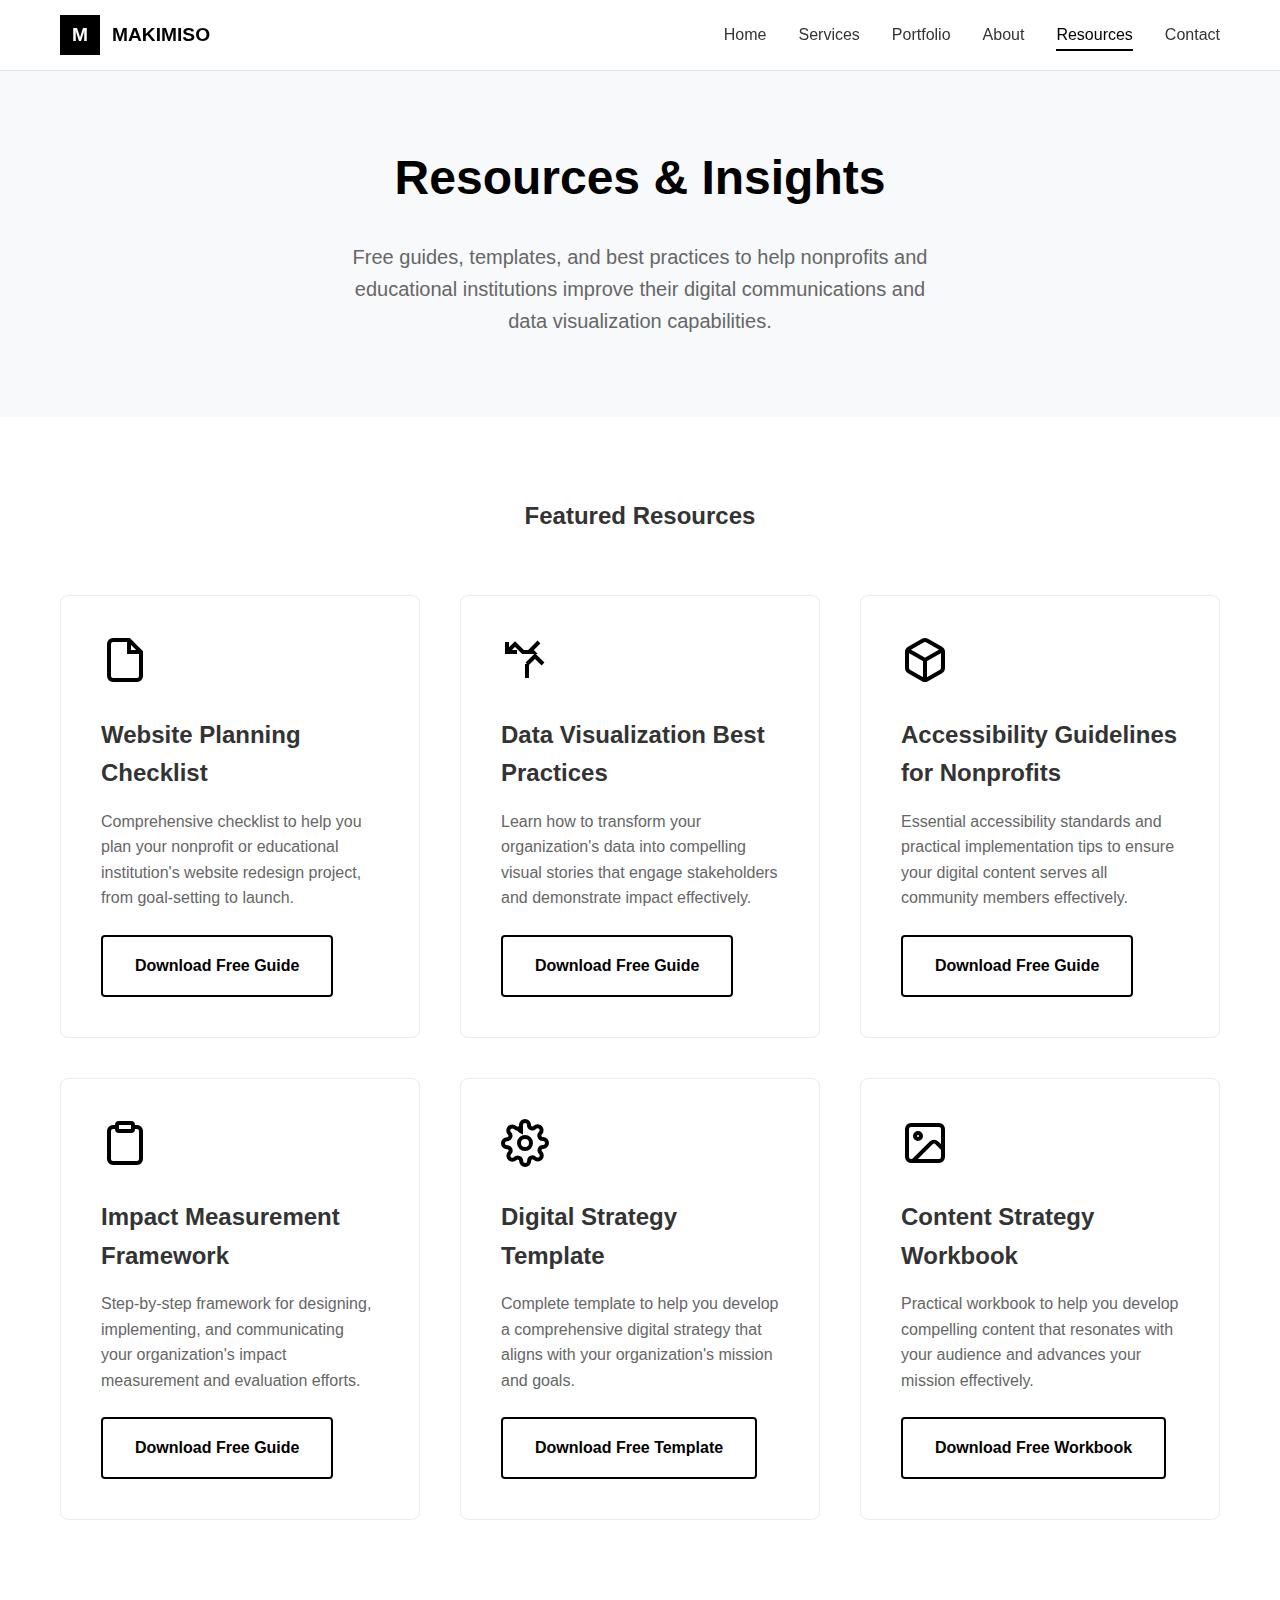
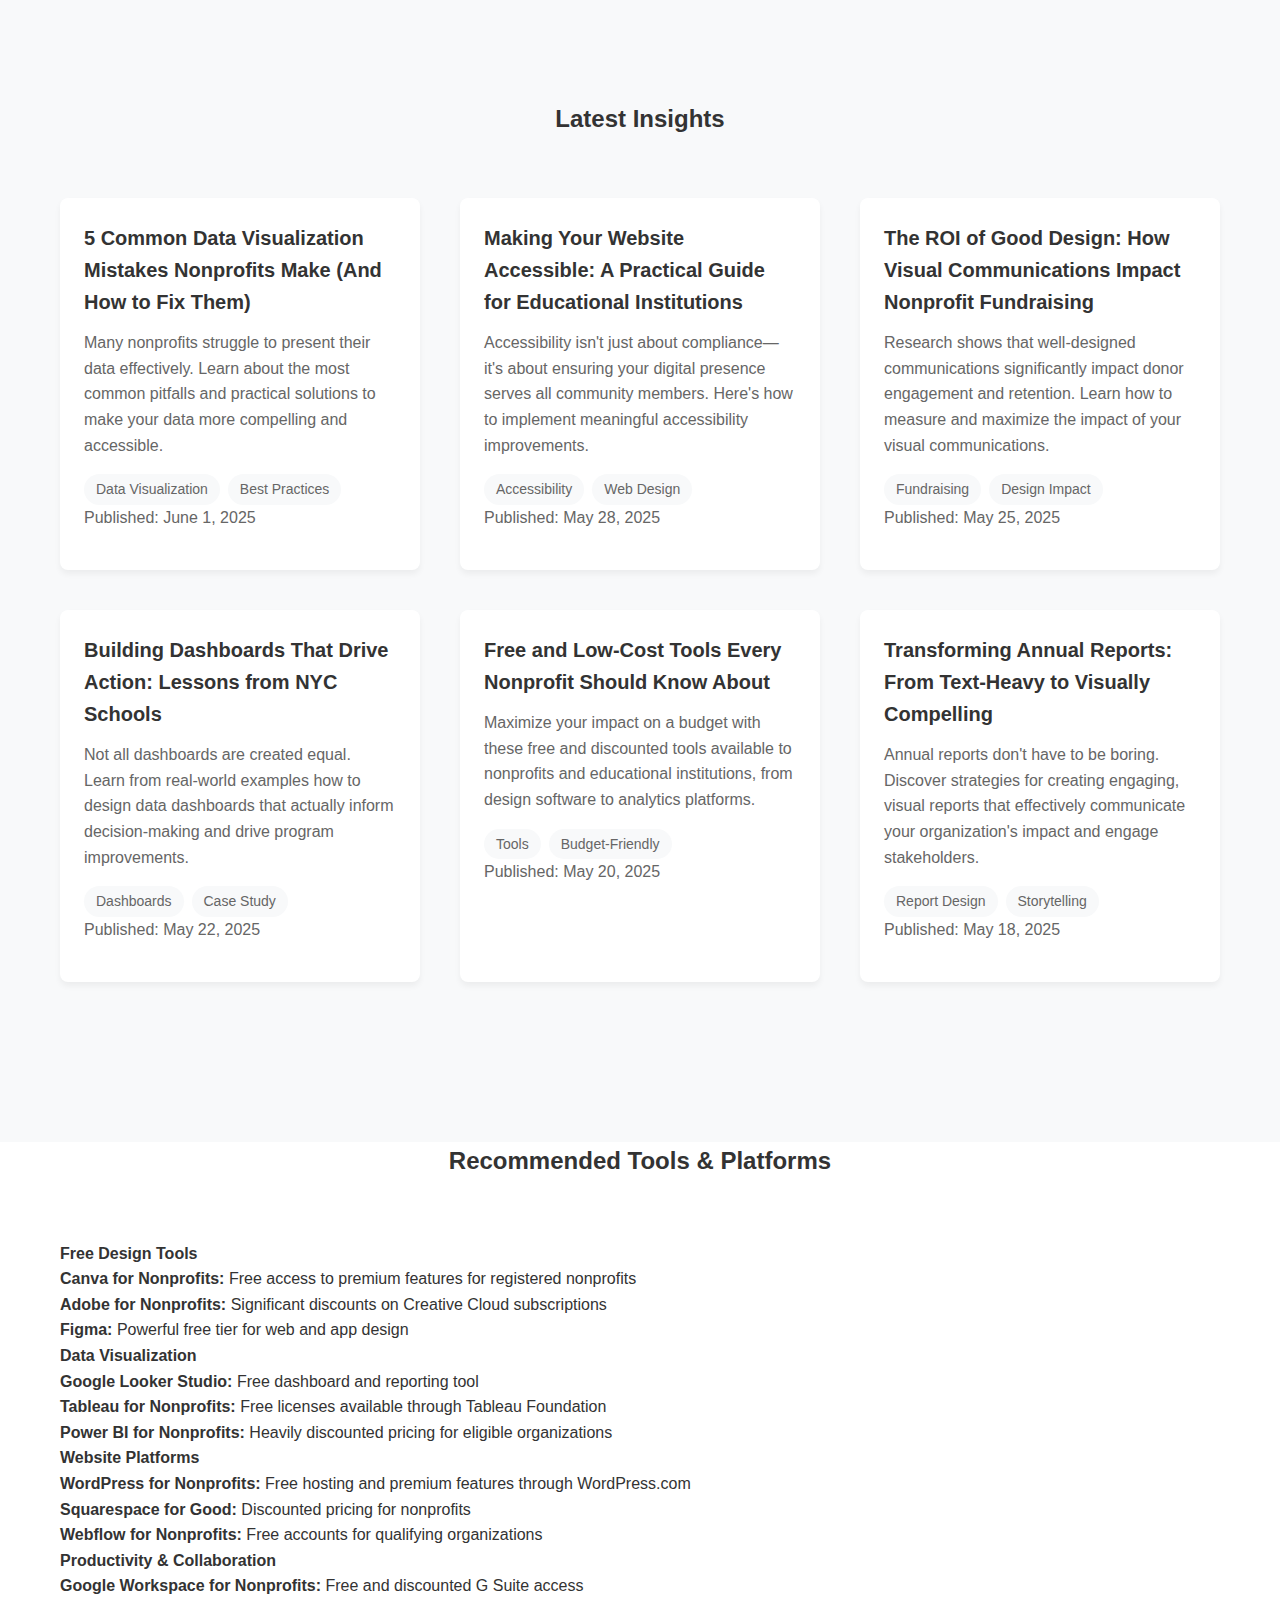
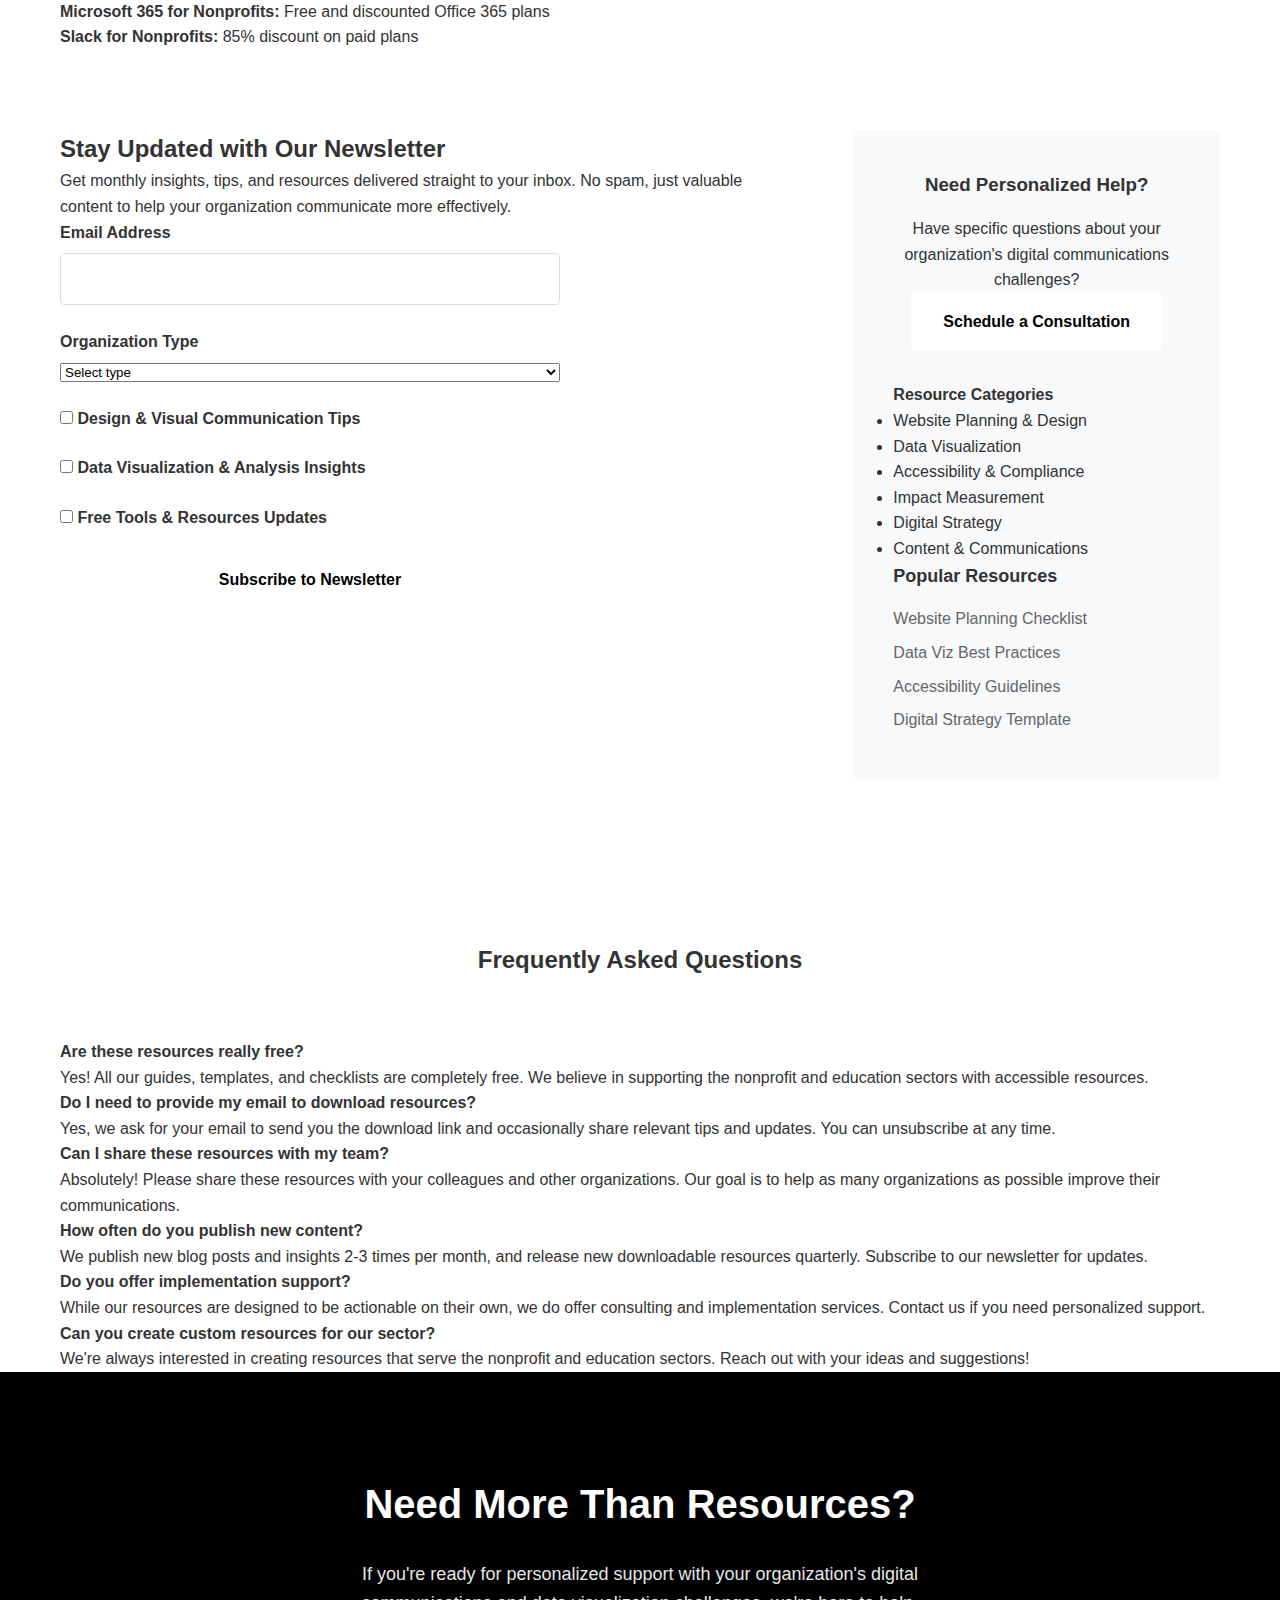
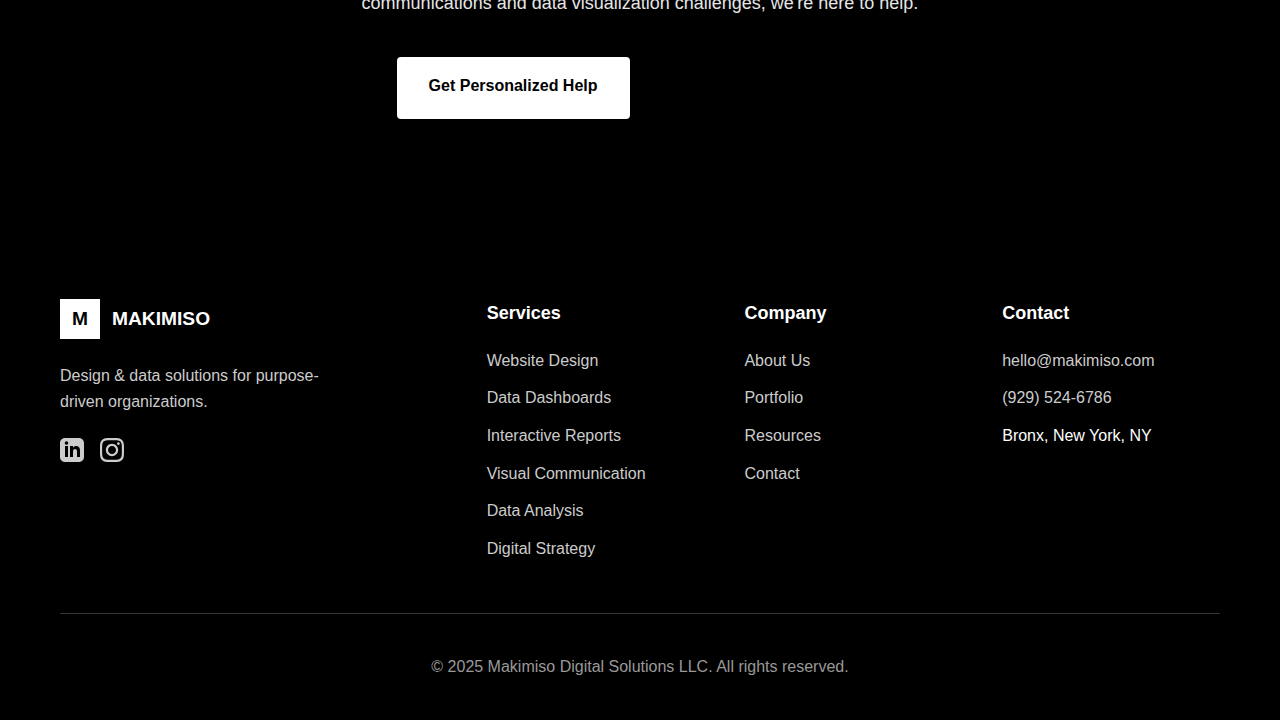
<file: resources.html>
<!DOCTYPE html>
<html lang="en">
<head>
    <meta charset="UTF-8">
    <meta name="viewport" content="width=device-width, initial-scale=1.0">
    <title>Resources | Makimiso Digital Solutions</title>
    <meta name="description" content="Free resources, guides, and insights for nonprofits and educational institutions looking to improve their digital communications and data visualization capabilities.">
    <link rel="stylesheet" href="styles.css">
</head>
<body>
    <!-- Header & Navigation -->
    <header class="header">
        <nav class="nav">
            <div class="nav-container">
                <a href="index.html" class="nav-logo">
                    <div class="logo">M</div>
                    <span>MAKIMISO</span>
                </a>
                <ul class="nav-menu">
                    <li><a href="index.html" class="nav-link">Home</a></li>
                    <li class="nav-dropdown">
                        <a href="services.html" class="nav-link">Services</a>
                        <ul class="dropdown-menu">
                            <li><a href="website-design.html">Website Design</a></li>
                            <li><a href="data-dashboards.html">Data Dashboards</a></li>
                            <li><a href="interactive-reports.html">Interactive Reports</a></li>
                            <li><a href="visual-communication.html">Visual Communication</a></li>
                            <li><a href="data-analysis.html">Data Analysis</a></li>
                            <li><a href="digital-strategy.html">Digital Strategy</a></li>
                        </ul>
                    </li>
                    <li><a href="portfolio.html" class="nav-link">Portfolio</a></li>
                    <li><a href="about.html" class="nav-link">About</a></li>
                    <li><a href="resources.html" class="nav-link active">Resources</a></li>
                    <li><a href="contact.html" class="nav-link">Contact</a></li>
                </ul>
                <button class="nav-toggle">
                    <span></span>
                    <span></span>
                    <span></span>
                </button>
            </div>
        </nav>
    </header>

    <!-- Resources Hero Section -->
    <section class="service-hero">
        <div class="container">
            <div class="service-hero-content">
                <h1>Resources & Insights</h1>
                <p>Free guides, templates, and best practices to help nonprofits and educational institutions improve their digital communications and data visualization capabilities.</p>
            </div>
        </div>
    </section>

    <!-- Featured Resources -->
    <section class="service-content">
        <div class="container">
            <h2 class="text-center mb-large">Featured Resources</h2>
            <div class="services-grid">
                <div class="service-card">
                    <div class="service-icon">
                        <svg width="48" height="48" viewBox="0 0 24 24" fill="none" stroke="currentColor" stroke-width="2">
                            <path d="M14 2H6a2 2 0 0 0-2 2v16a2 2 0 0 0 2 2h12a2 2 0 0 0 2-2V8z"/>
                            <polyline points="14,2 14,8 20,8"/>
                        </svg>
                    </div>
                    <h3>Website Planning Checklist</h3>
                    <p>Comprehensive checklist to help you plan your nonprofit or educational institution's website redesign project, from goal-setting to launch.</p>
                    <a href="#" class="btn btn-secondary download-link">Download Free Guide</a>
                </div>

                <div class="service-card">
                    <div class="service-icon">
                        <svg width="48" height="48" viewBox="0 0 24 24" fill="none" stroke="currentColor" stroke-width="2">
                            <path d="M3 3v5h5"/>
                            <path d="m3 8 4-4 4 4h5l-1-1 4-4"/>
                            <path d="M13 21v-7"/>
                            <path d="m21 14-4-4-4 4"/>
                        </svg>
                    </div>
                    <h3>Data Visualization Best Practices</h3>
                    <p>Learn how to transform your organization's data into compelling visual stories that engage stakeholders and demonstrate impact effectively.</p>
                    <a href="#" class="btn btn-secondary download-link">Download Free Guide</a>
                </div>

                <div class="service-card">
                    <div class="service-icon">
                        <svg width="48" height="48" viewBox="0 0 24 24" fill="none" stroke="currentColor" stroke-width="2">
                            <path d="M21 16V8a2 2 0 0 0-1-1.73l-7-4a2 2 0 0 0-2 0l-7 4A2 2 0 0 0 3 8v8a2 2 0 0 0 1 1.73l7 4a2 2 0 0 0 2 0l7-4A2 2 0 0 0 21 16z"/>
                            <polyline points="3.27,6.96 12,12.01 20.73,6.96"/>
                            <line x1="12" y1="22.08" x2="12" y2="12"/>
                        </svg>
                    </div>
                    <h3>Accessibility Guidelines for Nonprofits</h3>
                    <p>Essential accessibility standards and practical implementation tips to ensure your digital content serves all community members effectively.</p>
                    <a href="#" class="btn btn-secondary download-link">Download Free Guide</a>
                </div>

                <div class="service-card">
                    <div class="service-icon">
                        <svg width="48" height="48" viewBox="0 0 24 24" fill="none" stroke="currentColor" stroke-width="2">
                            <path d="M16 4h2a2 2 0 0 1 2 2v14a2 2 0 0 1-2 2H6a2 2 0 0 1-2-2V6a2 2 0 0 1 2-2h2"/>
                            <rect x="8" y="2" width="8" height="4" rx="1" ry="1"/>
                        </svg>
                    </div>
                    <h3>Impact Measurement Framework</h3>
                    <p>Step-by-step framework for designing, implementing, and communicating your organization's impact measurement and evaluation efforts.</p>
                    <a href="#" class="btn btn-secondary download-link">Download Free Guide</a>
                </div>

                <div class="service-card">
                    <div class="service-icon">
                        <svg width="48" height="48" viewBox="0 0 24 24" fill="none" stroke="currentColor" stroke-width="2">
                            <circle cx="12" cy="12" r="3"/>
                            <path d="M19.4 15a1.65 1.65 0 0 0 .33 1.82l.06.06a2 2 0 0 1 0 2.83 2 2 0 0 1-2.83 0l-.06-.06a1.65 1.65 0 0 0-1.82-.33 1.65 1.65 0 0 0-1 1.51V21a2 2 0 0 1-2 2 2 2 0 0 1-2-2v-.09A1.65 1.65 0 0 0 9 19.4a1.65 1.65 0 0 0-1.82.33l-.06.06a2 2 0 0 1-2.83 0 2 2 0 0 1 0-2.83l.06-.06a1.65 1.65 0 0 0 .33-1.82 1.65 1.65 0 0 0-1.51-1H3a2 2 0 0 1-2-2 2 2 0 0 1 2-2h.09A1.65 1.65 0 0 0 4.6 9a1.65 1.65 0 0 0-.33-1.82l-.06-.06a2 2 0 0 1 0-2.83 2 2 0 0 1 2.83 0l.06.06a1.65 1.65 0 0 0 1.82.33H9a1.65 1.65 0 0 0 1 1.51V3a2 2 0 0 1 2-2 2 2 0 0 1 2 2v.09a1.65 1.65 0 0 0 1 1.51 1.65 1.65 0 0 0 1.82-.33l.06-.06a2 2 0 0 1 2.83 0 2 2 0 0 1 0 2.83l-.06.06a1.65 1.65 0 0 0-.33 1.82V9a1.65 1.65 0 0 0 1.51 1H21a2 2 0 0 1 2 2 2 2 0 0 1-2 2h-.09a1.65 1.65 0 0 0-1.51 1z"/>
                        </svg>
                    </div>
                    <h3>Digital Strategy Template</h3>
                    <p>Complete template to help you develop a comprehensive digital strategy that aligns with your organization's mission and goals.</p>
                    <a href="#" class="btn btn-secondary download-link">Download Free Template</a>
                </div>

                <div class="service-card">
                    <div class="service-icon">
                        <svg width="48" height="48" viewBox="0 0 24 24" fill="none" stroke="currentColor" stroke-width="2">
                            <rect x="3" y="3" width="18" height="18" rx="2" ry="2"/>
                            <circle cx="8.5" cy="8.5" r="1.5"/>
                            <path d="m21 15-3.086-3.086a2 2 0 0 0-2.828 0L6 21"/>
                        </svg>
                    </div>
                    <h3>Content Strategy Workbook</h3>
                    <p>Practical workbook to help you develop compelling content that resonates with your audience and advances your mission effectively.</p>
                    <a href="#" class="btn btn-secondary download-link">Download Free Workbook</a>
                </div>
            </div>
        </div>
    </section>

    <!-- Blog/Insights Section -->
    <section class="about-preview">
        <div class="container">
            <h2 class="text-center mb-large">Latest Insights</h2>
            <div class="portfolio-grid">
                <div class="portfolio-item">
                    <div class="portfolio-content">
                        <h3>5 Common Data Visualization Mistakes Nonprofits Make (And How to Fix Them)</h3>
                        <p>Many nonprofits struggle to present their data effectively. Learn about the most common pitfalls and practical solutions to make your data more compelling and accessible.</p>
                        <div class="portfolio-tags">
                            <span class="portfolio-tag">Data Visualization</span>
                            <span class="portfolio-tag">Best Practices</span>
                        </div>
                        <p class="small-text">Published: June 1, 2025</p>
                    </div>
                </div>

                <div class="portfolio-item">
                    <div class="portfolio-content">
                        <h3>Making Your Website Accessible: A Practical Guide for Educational Institutions</h3>
                        <p>Accessibility isn't just about compliance—it's about ensuring your digital presence serves all community members. Here's how to implement meaningful accessibility improvements.</p>
                        <div class="portfolio-tags">
                            <span class="portfolio-tag">Accessibility</span>
                            <span class="portfolio-tag">Web Design</span>
                        </div>
                        <p class="small-text">Published: May 28, 2025</p>
                    </div>
                </div>

                <div class="portfolio-item">
                    <div class="portfolio-content">
                        <h3>The ROI of Good Design: How Visual Communications Impact Nonprofit Fundraising</h3>
                        <p>Research shows that well-designed communications significantly impact donor engagement and retention. Learn how to measure and maximize the impact of your visual communications.</p>
                        <div class="portfolio-tags">
                            <span class="portfolio-tag">Fundraising</span>
                            <span class="portfolio-tag">Design Impact</span>
                        </div>
                        <p class="small-text">Published: May 25, 2025</p>
                    </div>
                </div>

                <div class="portfolio-item">
                    <div class="portfolio-content">
                        <h3>Building Dashboards That Drive Action: Lessons from NYC Schools</h3>
                        <p>Not all dashboards are created equal. Learn from real-world examples how to design data dashboards that actually inform decision-making and drive program improvements.</p>
                        <div class="portfolio-tags">
                            <span class="portfolio-tag">Dashboards</span>
                            <span class="portfolio-tag">Case Study</span>
                        </div>
                        <p class="small-text">Published: May 22, 2025</p>
                    </div>
                </div>

                <div class="portfolio-item">
                    <div class="portfolio-content">
                        <h3>Free and Low-Cost Tools Every Nonprofit Should Know About</h3>
                        <p>Maximize your impact on a budget with these free and discounted tools available to nonprofits and educational institutions, from design software to analytics platforms.</p>
                        <div class="portfolio-tags">
                            <span class="portfolio-tag">Tools</span>
                            <span class="portfolio-tag">Budget-Friendly</span>
                        </div>
                        <p class="small-text">Published: May 20, 2025</p>
                    </div>
                </div>

                <div class="portfolio-item">
                    <div class="portfolio-content">
                        <h3>Transforming Annual Reports: From Text-Heavy to Visually Compelling</h3>
                        <p>Annual reports don't have to be boring. Discover strategies for creating engaging, visual reports that effectively communicate your organization's impact and engage stakeholders.</p>
                        <div class="portfolio-tags">
                            <span class="portfolio-tag">Report Design</span>
                            <span class="portfolio-tag">Storytelling</span>
                        </div>
                        <p class="small-text">Published: May 18, 2025</p>
                    </div>
                </div>
            </div>
        </div>
    </section>

    <!-- Tools & Resources Section -->
    <section class="technology-stack">
        <div class="container">
            <h2 class="text-center mb-large">Recommended Tools & Platforms</h2>
            <div class="tech-grid">
                <div class="tech-item">
                    <h4>Free Design Tools</h4>
                    <p><strong>Canva for Nonprofits:</strong> Free access to premium features for registered nonprofits</p>
                    <p><strong>Adobe for Nonprofits:</strong> Significant discounts on Creative Cloud subscriptions</p>
                    <p><strong>Figma:</strong> Powerful free tier for web and app design</p>
                </div>
                <div class="tech-item">
                    <h4>Data Visualization</h4>
                    <p><strong>Google Looker Studio:</strong> Free dashboard and reporting tool</p>
                    <p><strong>Tableau for Nonprofits:</strong> Free licenses available through Tableau Foundation</p>
                    <p><strong>Power BI for Nonprofits:</strong> Heavily discounted pricing for eligible organizations</p>
                </div>
                <div class="tech-item">
                    <h4>Website Platforms</h4>
                    <p><strong>WordPress for Nonprofits:</strong> Free hosting and premium features through WordPress.com</p>
                    <p><strong>Squarespace for Good:</strong> Discounted pricing for nonprofits</p>
                    <p><strong>Webflow for Nonprofits:</strong> Free accounts for qualifying organizations</p>
                </div>
                <div class="tech-item">
                    <h4>Productivity & Collaboration</h4>
                    <p><strong>Google Workspace for Nonprofits:</strong> Free and discounted G Suite access</p>
                    <p><strong>Microsoft 365 for Nonprofits:</strong> Free and discounted Office 365 plans</p>
                    <p><strong>Slack for Nonprofits:</strong> 85% discount on paid plans</p>
                </div>
            </div>
        </div>
    </section>

    <!-- Newsletter Signup -->
    <section class="service-content">
        <div class="container">
            <div class="service-details">
                <div class="service-main">
                    <h2>Stay Updated with Our Newsletter</h2>
                    <p>Get monthly insights, tips, and resources delivered straight to your inbox. No spam, just valuable content to help your organization communicate more effectively.</p>

                    <form class="contact-form" style="max-width: 500px;">
                        <div class="form-group">
                            <label for="newsletter-email">Email Address</label>
                            <input type="email" id="newsletter-email" name="email" required>
                        </div>
                        
                        <div class="form-group">
                            <label for="organization-type">Organization Type</label>
                            <select id="organization-type" name="organization-type">
                                <option value="">Select type</option>
                                <option value="nonprofit">Nonprofit</option>
                                <option value="education">Educational Institution</option>
                                <option value="foundation">Foundation</option>
                                <option value="government">Government Agency</option>
                                <option value="other">Other</option>
                            </select>
                        </div>
                        
                        <div class="form-group">
                            <label class="checkbox-label">
                                <input type="checkbox" name="interests" value="design">
                                <span class="checkmark"></span>
                                Design & Visual Communication Tips
                            </label>
                        </div>
                        
                        <div class="form-group">
                            <label class="checkbox-label">
                                <input type="checkbox" name="interests" value="data">
                                <span class="checkmark"></span>
                                Data Visualization & Analysis Insights
                            </label>
                        </div>
                        
                        <div class="form-group">
                            <label class="checkbox-label">
                                <input type="checkbox" name="interests" value="tools">
                                <span class="checkmark"></span>
                                Free Tools & Resources Updates
                            </label>
                        </div>
                        
                        <button type="submit" class="btn btn-primary">Subscribe to Newsletter</button>
                    </form>
                </div>

                <div class="service-sidebar">
                    <div class="sidebar-cta">
                        <h3>Need Personalized Help?</h3>
                        <p>Have specific questions about your organization's digital communications challenges?</p>
                        <a href="contact.html" class="btn btn-primary">Schedule a Consultation</a>
                    </div>

                    <div class="service-info">
                        <h4>Resource Categories</h4>
                        <ul>
                            <li>Website Planning & Design</li>
                            <li>Data Visualization</li>
                            <li>Accessibility & Compliance</li>
                            <li>Impact Measurement</li>
                            <li>Digital Strategy</li>
                            <li>Content & Communications</li>
                        </ul>
                    </div>

                    <div class="related-services">
                        <h4>Popular Resources</h4>
                        <ul>
                            <li><a href="#">Website Planning Checklist</a></li>
                            <li><a href="#">Data Viz Best Practices</a></li>
                            <li><a href="#">Accessibility Guidelines</a></li>
                            <li><a href="#">Digital Strategy Template</a></li>
                        </ul>
                    </div>
                </div>
            </div>
        </div>
    </section>

    <!-- FAQ Section -->
    <section class="faq-section">
        <div class="container">
            <h2 class="text-center mb-large">Frequently Asked Questions</h2>
            <div class="faq-grid">
                <div class="faq-item">
                    <h4>Are these resources really free?</h4>
                    <p>Yes! All our guides, templates, and checklists are completely free. We believe in supporting the nonprofit and education sectors with accessible resources.</p>
                </div>
                <div class="faq-item">
                    <h4>Do I need to provide my email to download resources?</h4>
                    <p>Yes, we ask for your email to send you the download link and occasionally share relevant tips and updates. You can unsubscribe at any time.</p>
                </div>
                <div class="faq-item">
                    <h4>Can I share these resources with my team?</h4>
                    <p>Absolutely! Please share these resources with your colleagues and other organizations. Our goal is to help as many organizations as possible improve their communications.</p>
                </div>
                <div class="faq-item">
                    <h4>How often do you publish new content?</h4>
                    <p>We publish new blog posts and insights 2-3 times per month, and release new downloadable resources quarterly. Subscribe to our newsletter for updates.</p>
                </div>
                <div class="faq-item">
                    <h4>Do you offer implementation support?</h4>
                    <p>While our resources are designed to be actionable on their own, we do offer consulting and implementation services. Contact us if you need personalized support.</p>
                </div>
                <div class="faq-item">
                    <h4>Can you create custom resources for our sector?</h4>
                    <p>We're always interested in creating resources that serve the nonprofit and education sectors. Reach out with your ideas and suggestions!</p>
                </div>
            </div>
        </div>
    </section>

    <!-- CTA Section -->
    <section class="cta">
        <div class="container">
            <div class="cta-content">
                <h2>Need More Than Resources?</h2>
                <p>If you're ready for personalized support with your organization's digital communications and data visualization challenges, we're here to help.</p>
                <div class="cta-buttons">
                    <a href="contact.html" class="btn btn-primary">Get Personalized Help</a>
                    <a href="services.html" class="btn btn-secondary">Explore Our Services</a>
                </div>
            </div>
        </div>
    </section>

    <!-- Footer -->
    <footer class="footer">
        <div class="container">
            <div class="footer-content">
                <div class="footer-brand">
                    <div class="footer-logo">
                        <div class="logo">M</div>
                        <span>MAKIMISO</span>
                    </div>
                    <p>Design & data solutions for purpose-driven organizations.</p>
                    <div class="social-links">
                        <a href="#" aria-label="LinkedIn"><svg width="24" height="24" viewBox="0 0 24 24" fill="currentColor"><path d="M19 0h-14c-2.761 0-5 2.239-5 5v14c0 2.761 2.239 5 5 5h14c2.762 0 5-2.239 5-5v-14c0-2.761-2.238-5-5-5zm-11 19h-3v-11h3v11zm-1.5-12.268c-.966 0-1.75-.79-1.75-1.764s.784-1.764 1.75-1.764 1.75.79 1.75 1.764-.783 1.764-1.75 1.764zm13.5 12.268h-3v-5.604c0-3.368-4-3.113-4 0v5.604h-3v-11h3v1.765c1.396-2.586 7-2.777 7 2.476v6.759z"/></svg></a>
                        <a href="#" aria-label="Instagram"><svg width="24" height="24" viewBox="0 0 24 24" fill="currentColor"><path d="M12 2.163c3.204 0 3.584.012 4.85.07 3.252.148 4.771 1.691 4.919 4.919.058 1.265.069 1.645.069 4.849 0 3.205-.012 3.584-.069 4.849-.149 3.225-1.664 4.771-4.919 4.919-1.266.058-1.644.07-4.85.07-3.204 0-3.584-.012-4.849-.07-3.26-.149-4.771-1.699-4.919-4.92-.058-1.265-.07-1.644-.07-4.849 0-3.204.013-3.583.07-4.849.149-3.227 1.664-4.771 4.919-4.919 1.266-.057 1.645-.069 4.849-.069zm0-2.163c-3.259 0-3.667.014-4.947.072-4.358.2-6.78 2.618-6.98 6.98-.059 1.281-.073 1.689-.073 4.948 0 3.259.014 3.668.072 4.948.2 4.358 2.618 6.78 6.98 6.98 1.281.058 1.689.072 4.948.072 3.259 0 3.668-.014 4.948-.072 4.354-.2 6.782-2.618 6.979-6.98.059-1.28.073-1.689.073-4.948 0-3.259-.014-3.667-.072-4.947-.196-4.354-2.617-6.78-6.979-6.98-1.281-.059-1.69-.073-4.949-.073zm0 5.838c-3.403 0-6.162 2.759-6.162 6.162s2.759 6.163 6.162 6.163 6.162-2.759 6.162-6.163c0-3.403-2.759-6.162-6.162-6.162zm0 10.162c-2.209 0-4-1.79-4-4 0-2.209 1.791-4 4-4s4 1.791 4 4c0 2.21-1.791 4-4 4zm6.406-11.845c-.796 0-1.441.645-1.441 1.44s.645 1.44 1.441 1.44c.795 0 1.439-.645 1.439-1.44s-.644-1.44-1.439-1.44z"/></svg></a>
                    </div>
                </div>
                
                <div class="footer-nav">
                    <div class="footer-column">
                        <h4>Services</h4>
                        <ul>
                            <li><a href="website-design.html">Website Design</a></li>
                            <li><a href="data-dashboards.html">Data Dashboards</a></li>
                            <li><a href="interactive-reports.html">Interactive Reports</a></li>
                            <li><a href="visual-communication.html">Visual Communication</a></li>
                            <li><a href="data-analysis.html">Data Analysis</a></li>
                            <li><a href="digital-strategy.html">Digital Strategy</a></li>
                        </ul>
                    </div>
                    
                    <div class="footer-column">
                        <h4>Company</h4>
                        <ul>
                            <li><a href="about.html">About Us</a></li>
                            <li><a href="portfolio.html">Portfolio</a></li>
                            <li><a href="resources.html">Resources</a></li>
                            <li><a href="contact.html">Contact</a></li>
                        </ul>
                    </div>
                    
                    <div class="footer-column">
                        <h4>Contact</h4>
                        <ul>
                            <li><a href="mailto:hello@makimiso.com">hello@makimiso.com</a></li>
                            <li><a href="tel:+19295246786">(929) 524-6786</a></li>
                            <li>Bronx, New York, NY</li>
                        </ul>
                    </div>
                </div>
            </div>
            
            <div class="footer-bottom">
                <p>&copy; 2025 Makimiso Digital Solutions LLC. All rights reserved.</p>
            </div>
        </div>
    </footer>

    <script src="script.js"></script>
</body>
</html>
</file>
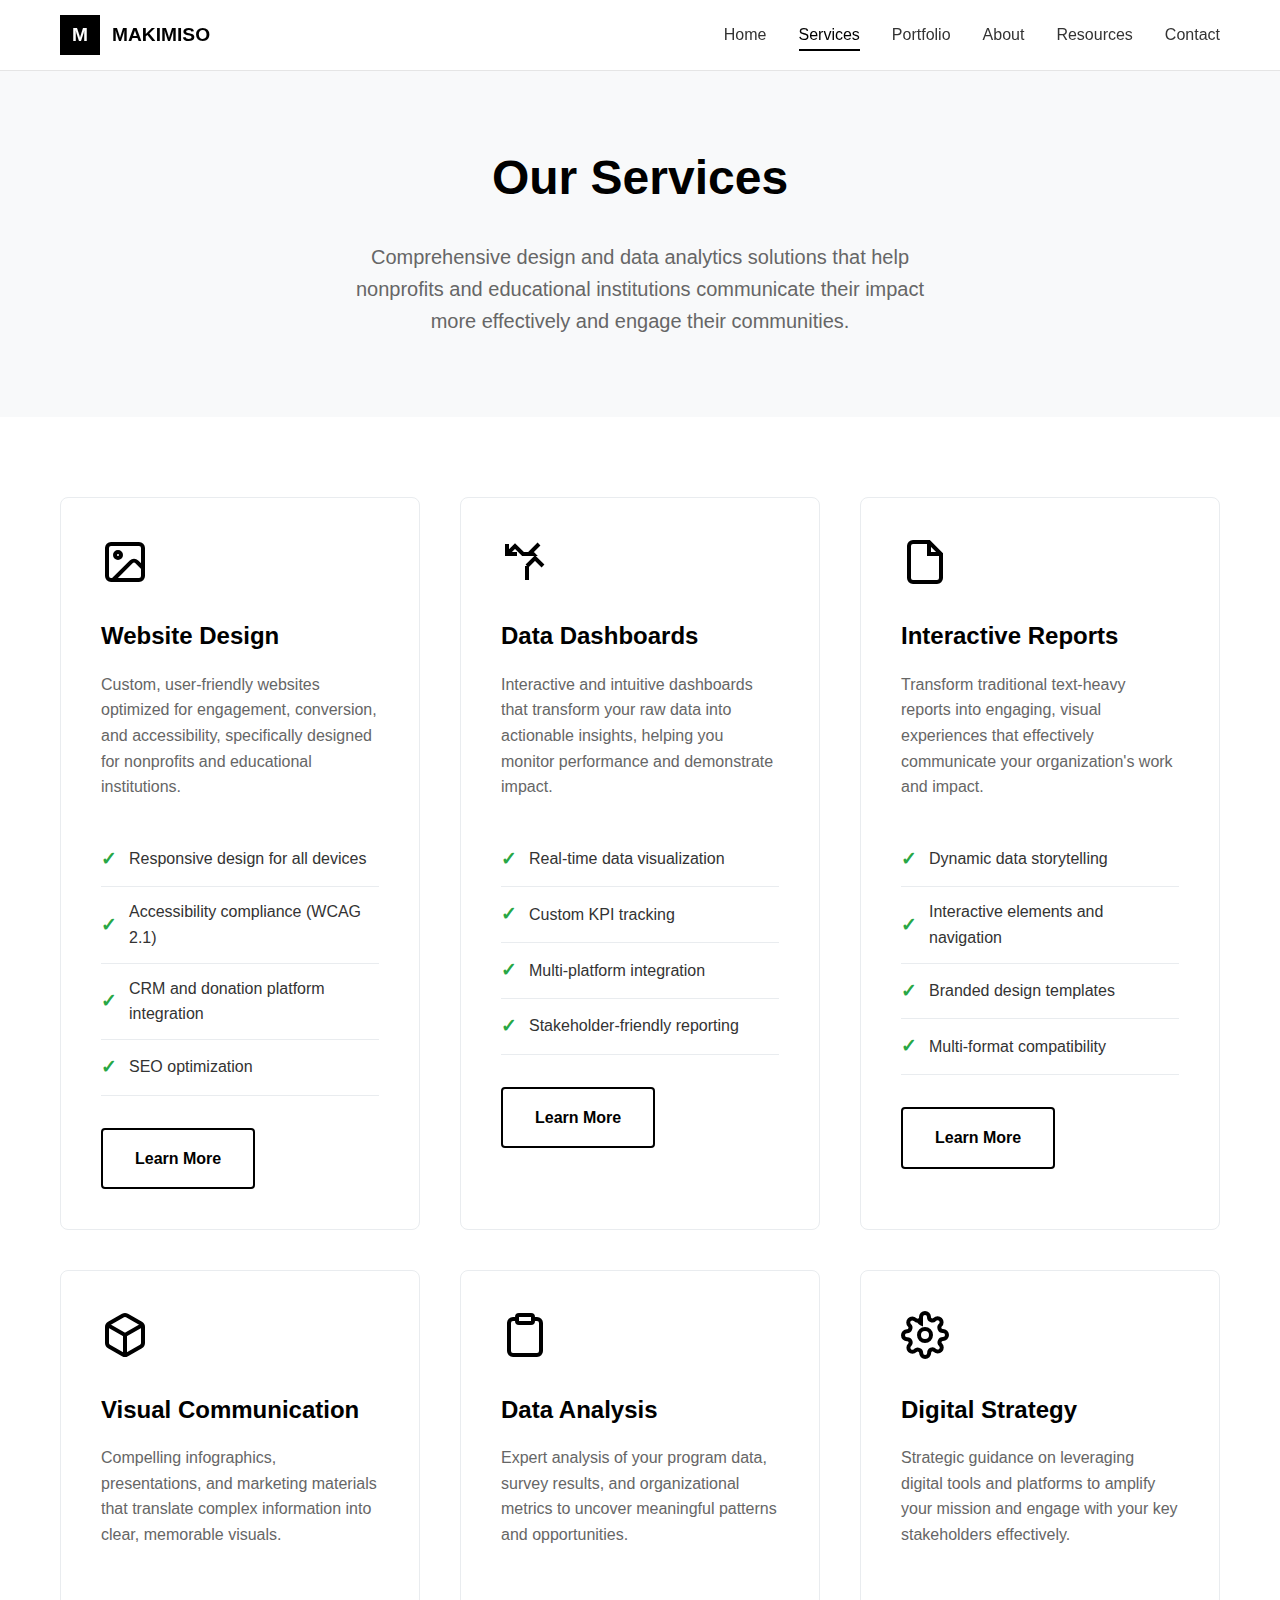
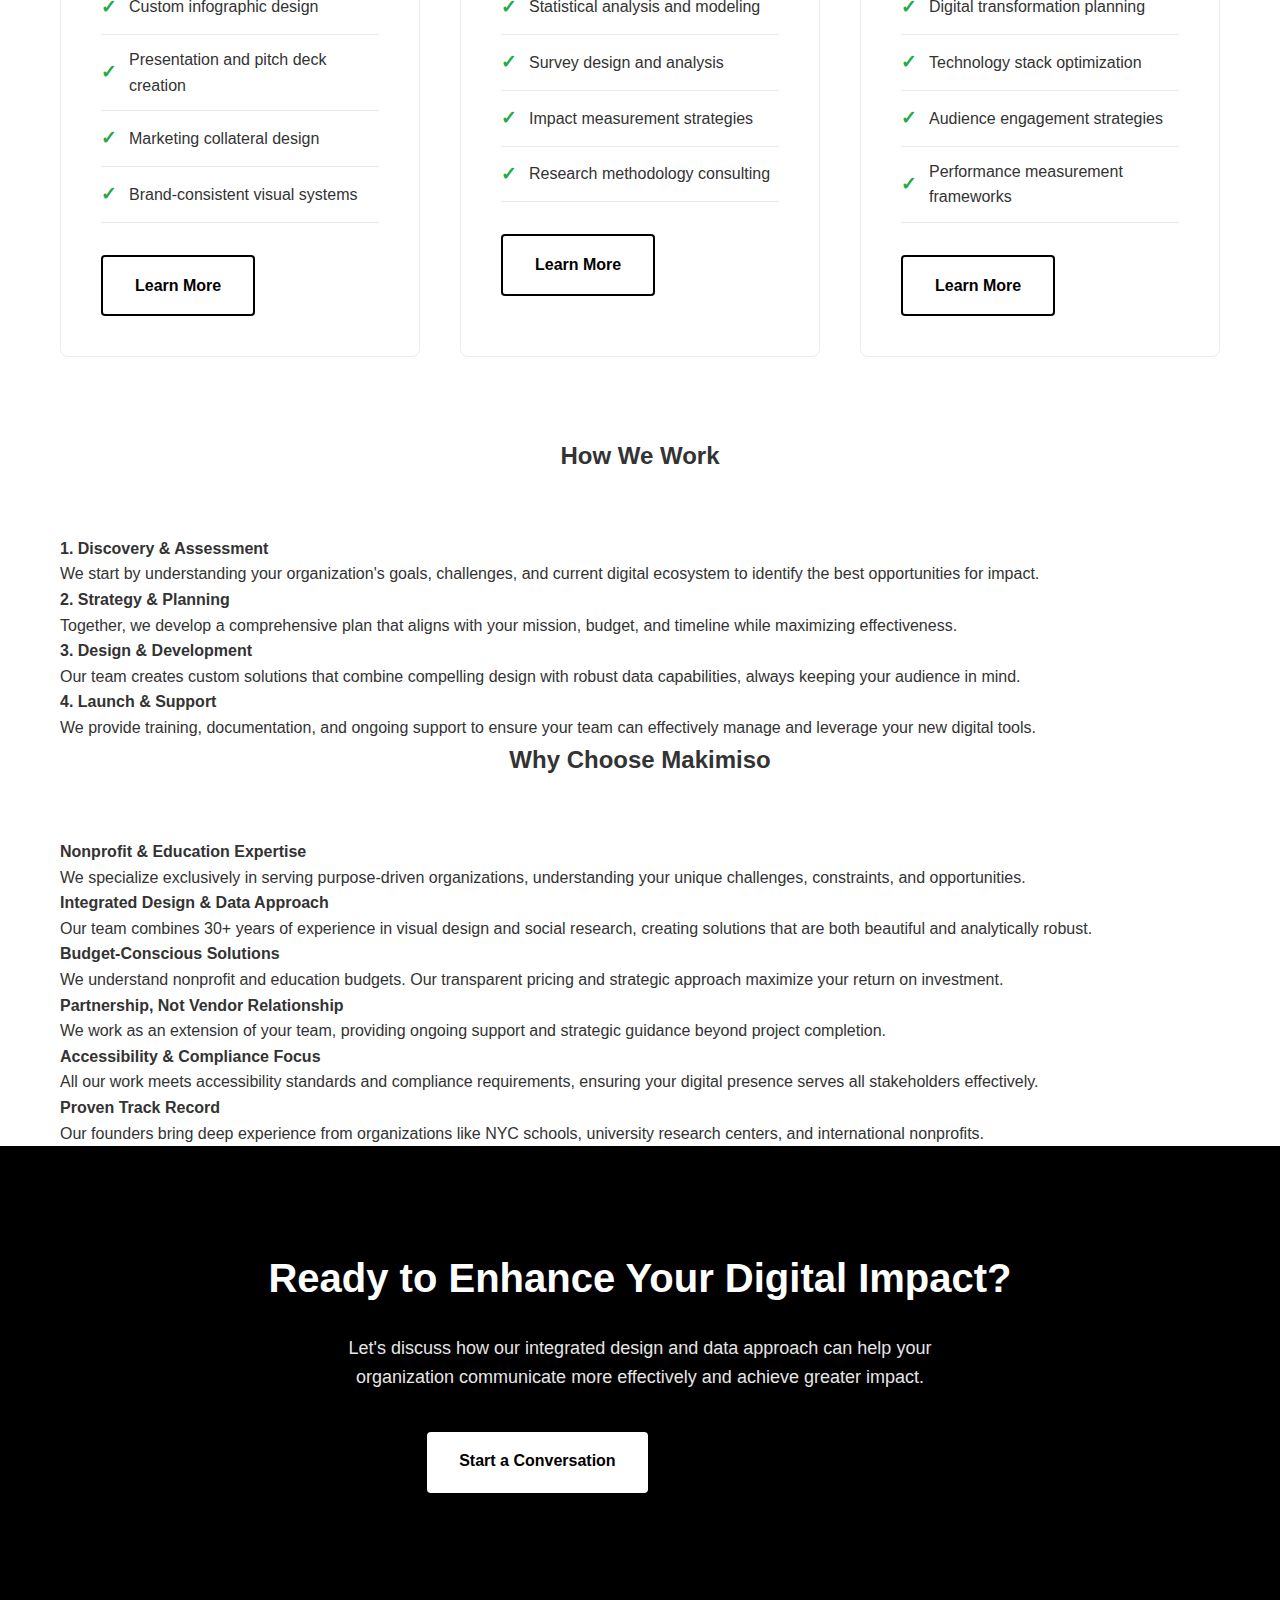
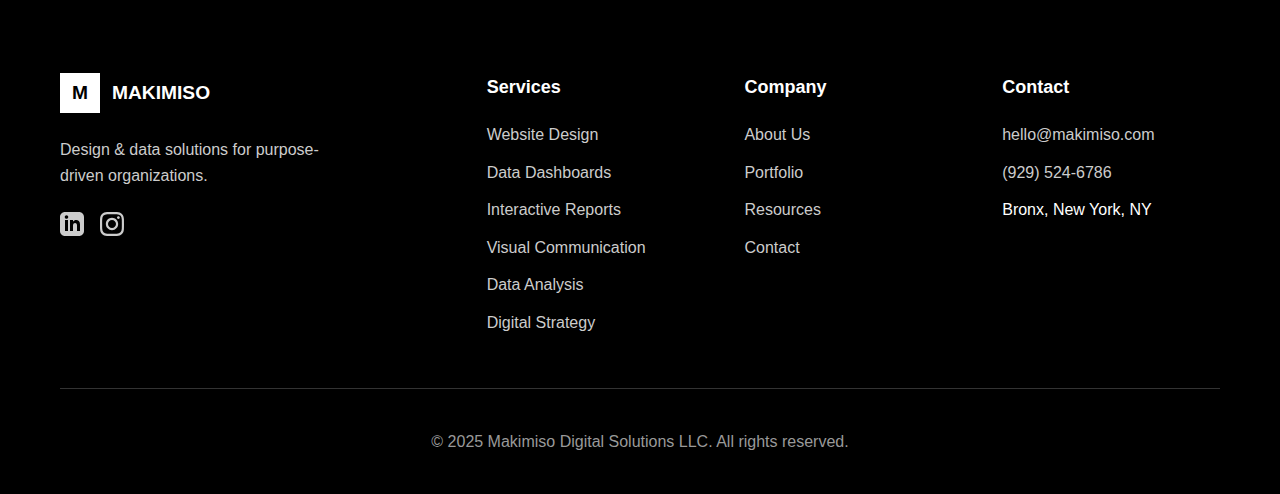
<file: services.html>
<!DOCTYPE html>
<html lang="en">
<head>
    <meta charset="UTF-8">
    <meta name="viewport" content="width=device-width, initial-scale=1.0">
    <title>Our Services | Makimiso Digital Solutions</title>
    <meta name="description" content="Comprehensive design and data analytics services for nonprofits and educational institutions. From website design to interactive dashboards, we help you communicate impact effectively.">
    <link rel="stylesheet" href="styles.css">
</head>
<body>
    <!-- Header & Navigation -->
    <header class="header">
        <nav class="nav">
            <div class="nav-container">
                <a href="index.html" class="nav-logo">
                    <div class="logo">M</div>
                    <span>MAKIMISO</span>
                </a>
                <ul class="nav-menu">
                    <li><a href="index.html" class="nav-link">Home</a></li>
                    <li class="nav-dropdown">
                        <a href="services.html" class="nav-link active">Services</a>
                        <ul class="dropdown-menu">
                            <li><a href="website-design.html">Website Design</a></li>
                            <li><a href="data-dashboards.html">Data Dashboards</a></li>
                            <li><a href="interactive-reports.html">Interactive Reports</a></li>
                            <li><a href="visual-communication.html">Visual Communication</a></li>
                            <li><a href="data-analysis.html">Data Analysis</a></li>
                            <li><a href="digital-strategy.html">Digital Strategy</a></li>
                        </ul>
                    </li>
                    <li><a href="portfolio.html" class="nav-link">Portfolio</a></li>
                    <li><a href="about.html" class="nav-link">About</a></li>
                    <li><a href="resources.html" class="nav-link">Resources</a></li>
                    <li><a href="contact.html" class="nav-link">Contact</a></li>
                </ul>
                <button class="nav-toggle">
                    <span></span>
                    <span></span>
                    <span></span>
                </button>
            </div>
        </nav>
    </header>

    <!-- Service Hero Section -->
    <section class="service-hero">
        <div class="container">
            <div class="service-hero-content">
                <h1>Our Services</h1>
                <p>Comprehensive design and data analytics solutions that help nonprofits and educational institutions communicate their impact more effectively and engage their communities.</p>
            </div>
        </div>
    </section>

    <!-- Services Grid -->
    <section class="service-content">
        <div class="container">
            <div class="services-grid">
                <div class="service-card">
                    <div class="service-icon">
                        <svg width="48" height="48" viewBox="0 0 24 24" fill="none" stroke="currentColor" stroke-width="2">
                            <rect x="3" y="3" width="18" height="18" rx="2" ry="2"/>
                            <circle cx="8.5" cy="8.5" r="1.5"/>
                            <path d="m21 15-3.086-3.086a2 2 0 0 0-2.828 0L6 21"/>
                        </svg>
                    </div>
                    <h3><a href="website-design.html">Website Design</a></h3>
                    <p>Custom, user-friendly websites optimized for engagement, conversion, and accessibility, specifically designed for nonprofits and educational institutions.</p>
                    <ul class="features-list">
                        <li>Responsive design for all devices</li>
                        <li>Accessibility compliance (WCAG 2.1)</li>
                        <li>CRM and donation platform integration</li>
                        <li>SEO optimization</li>
                    </ul>
                    <a href="website-design.html" class="btn btn-secondary">Learn More</a>
                </div>

                <div class="service-card">
                    <div class="service-icon">
                        <svg width="48" height="48" viewBox="0 0 24 24" fill="none" stroke="currentColor" stroke-width="2">
                            <path d="M3 3v5h5"/>
                            <path d="m3 8 4-4 4 4h5l-1-1 4-4"/>
                            <path d="M13 21v-7"/>
                            <path d="m21 14-4-4-4 4"/>
                        </svg>
                    </div>
                    <h3><a href="data-dashboards.html">Data Dashboards</a></h3>
                    <p>Interactive and intuitive dashboards that transform your raw data into actionable insights, helping you monitor performance and demonstrate impact.</p>
                    <ul class="features-list">
                        <li>Real-time data visualization</li>
                        <li>Custom KPI tracking</li>
                        <li>Multi-platform integration</li>
                        <li>Stakeholder-friendly reporting</li>
                    </ul>
                    <a href="data-dashboards.html" class="btn btn-secondary">Learn More</a>
                </div>

                <div class="service-card">
                    <div class="service-icon">
                        <svg width="48" height="48" viewBox="0 0 24 24" fill="none" stroke="currentColor" stroke-width="2">
                            <path d="M14 2H6a2 2 0 0 0-2 2v16a2 2 0 0 0 2 2h12a2 2 0 0 0 2-2V8z"/>
                            <polyline points="14,2 14,8 20,8"/>
                        </svg>
                    </div>
                    <h3><a href="interactive-reports.html">Interactive Reports</a></h3>
                    <p>Transform traditional text-heavy reports into engaging, visual experiences that effectively communicate your organization's work and impact.</p>
                    <ul class="features-list">
                        <li>Dynamic data storytelling</li>
                        <li>Interactive elements and navigation</li>
                        <li>Branded design templates</li>
                        <li>Multi-format compatibility</li>
                    </ul>
                    <a href="interactive-reports.html" class="btn btn-secondary">Learn More</a>
                </div>

                <div class="service-card">
                    <div class="service-icon">
                        <svg width="48" height="48" viewBox="0 0 24 24" fill="none" stroke="currentColor" stroke-width="2">
                            <path d="M21 16V8a2 2 0 0 0-1-1.73l-7-4a2 2 0 0 0-2 0l-7 4A2 2 0 0 0 3 8v8a2 2 0 0 0 1 1.73l7 4a2 2 0 0 0 2 0l7-4A2 2 0 0 0 21 16z"/>
                            <polyline points="3.27,6.96 12,12.01 20.73,6.96"/>
                            <line x1="12" y1="22.08" x2="12" y2="12"/>
                        </svg>
                    </div>
                    <h3><a href="visual-communication.html">Visual Communication</a></h3>
                    <p>Compelling infographics, presentations, and marketing materials that translate complex information into clear, memorable visuals.</p>
                    <ul class="features-list">
                        <li>Custom infographic design</li>
                        <li>Presentation and pitch deck creation</li>
                        <li>Marketing collateral design</li>
                        <li>Brand-consistent visual systems</li>
                    </ul>
                    <a href="visual-communication.html" class="btn btn-secondary">Learn More</a>
                </div>

                <div class="service-card">
                    <div class="service-icon">
                        <svg width="48" height="48" viewBox="0 0 24 24" fill="none" stroke="currentColor" stroke-width="2">
                            <path d="M16 4h2a2 2 0 0 1 2 2v14a2 2 0 0 1-2 2H6a2 2 0 0 1-2-2V6a2 2 0 0 1 2-2h2"/>
                            <rect x="8" y="2" width="8" height="4" rx="1" ry="1"/>
                        </svg>
                    </div>
                    <h3><a href="data-analysis.html">Data Analysis</a></h3>
                    <p>Expert analysis of your program data, survey results, and organizational metrics to uncover meaningful patterns and opportunities.</p>
                    <ul class="features-list">
                        <li>Statistical analysis and modeling</li>
                        <li>Survey design and analysis</li>
                        <li>Impact measurement strategies</li>
                        <li>Research methodology consulting</li>
                    </ul>
                    <a href="data-analysis.html" class="btn btn-secondary">Learn More</a>
                </div>

                <div class="service-card">
                    <div class="service-icon">
                        <svg width="48" height="48" viewBox="0 0 24 24" fill="none" stroke="currentColor" stroke-width="2">
                            <circle cx="12" cy="12" r="3"/>
                            <path d="M19.4 15a1.65 1.65 0 0 0 .33 1.82l.06.06a2 2 0 0 1 0 2.83 2 2 0 0 1-2.83 0l-.06-.06a1.65 1.65 0 0 0-1.82-.33 1.65 1.65 0 0 0-1 1.51V21a2 2 0 0 1-2 2 2 2 0 0 1-2-2v-.09A1.65 1.65 0 0 0 9 19.4a1.65 1.65 0 0 0-1.82.33l-.06.06a2 2 0 0 1-2.83 0 2 2 0 0 1 0-2.83l.06-.06a1.65 1.65 0 0 0 .33-1.82 1.65 1.65 0 0 0-1.51-1H3a2 2 0 0 1-2-2 2 2 0 0 1 2-2h.09A1.65 1.65 0 0 0 4.6 9a1.65 1.65 0 0 0-.33-1.82l-.06-.06a2 2 0 0 1 0-2.83 2 2 0 0 1 2.83 0l.06.06a1.65 1.65 0 0 0 1.82.33H9a1.65 1.65 0 0 0 1 1.51V3a2 2 0 0 1 2-2 2 2 0 0 1 2 2v.09a1.65 1.65 0 0 0 1 1.51 1.65 1.65 0 0 0 1.82-.33l.06-.06a2 2 0 0 1 2.83 0 2 2 0 0 1 0 2.83l-.06.06a1.65 1.65 0 0 0-.33 1.82V9a1.65 1.65 0 0 0 1.51 1H21a2 2 0 0 1 2 2 2 2 0 0 1-2 2h-.09a1.65 1.65 0 0 0-1.51 1z"/>
                        </svg>
                    </div>
                    <h3><a href="digital-strategy.html">Digital Strategy</a></h3>
                    <p>Strategic guidance on leveraging digital tools and platforms to amplify your mission and engage with your key stakeholders effectively.</p>
                    <ul class="features-list">
                        <li>Digital transformation planning</li>
                        <li>Technology stack optimization</li>
                        <li>Audience engagement strategies</li>
                        <li>Performance measurement frameworks</li>
                    </ul>
                    <a href="digital-strategy.html" class="btn btn-secondary">Learn More</a>
                </div>
            </div>
        </div>
    </section>

    <!-- How We Work Section -->
    <section class="technology-stack">
        <div class="container">
            <h2 class="text-center mb-large">How We Work</h2>
            <div class="tech-grid">
                <div class="tech-item">
                    <h4>1. Discovery & Assessment</h4>
                    <p>We start by understanding your organization's goals, challenges, and current digital ecosystem to identify the best opportunities for impact.</p>
                </div>
                <div class="tech-item">
                    <h4>2. Strategy & Planning</h4>
                    <p>Together, we develop a comprehensive plan that aligns with your mission, budget, and timeline while maximizing effectiveness.</p>
                </div>
                <div class="tech-item">
                    <h4>3. Design & Development</h4>
                    <p>Our team creates custom solutions that combine compelling design with robust data capabilities, always keeping your audience in mind.</p>
                </div>
                <div class="tech-item">
                    <h4>4. Launch & Support</h4>
                    <p>We provide training, documentation, and ongoing support to ensure your team can effectively manage and leverage your new digital tools.</p>
                </div>
            </div>
        </div>
    </section>

    <!-- Why Choose Makimiso -->
    <section class="faq-section">
        <div class="container">
            <h2 class="text-center mb-large">Why Choose Makimiso</h2>
            <div class="faq-grid">
                <div class="faq-item">
                    <h4>Nonprofit & Education Expertise</h4>
                    <p>We specialize exclusively in serving purpose-driven organizations, understanding your unique challenges, constraints, and opportunities.</p>
                </div>
                <div class="faq-item">
                    <h4>Integrated Design & Data Approach</h4>
                    <p>Our team combines 30+ years of experience in visual design and social research, creating solutions that are both beautiful and analytically robust.</p>
                </div>
                <div class="faq-item">
                    <h4>Budget-Conscious Solutions</h4>
                    <p>We understand nonprofit and education budgets. Our transparent pricing and strategic approach maximize your return on investment.</p>
                </div>
                <div class="faq-item">
                    <h4>Partnership, Not Vendor Relationship</h4>
                    <p>We work as an extension of your team, providing ongoing support and strategic guidance beyond project completion.</p>
                </div>
                <div class="faq-item">
                    <h4>Accessibility & Compliance Focus</h4>
                    <p>All our work meets accessibility standards and compliance requirements, ensuring your digital presence serves all stakeholders effectively.</p>
                </div>
                <div class="faq-item">
                    <h4>Proven Track Record</h4>
                    <p>Our founders bring deep experience from organizations like NYC schools, university research centers, and international nonprofits.</p>
                </div>
            </div>
        </div>
    </section>

    <!-- CTA Section -->
    <section class="cta">
        <div class="container">
            <div class="cta-content">
                <h2>Ready to Enhance Your Digital Impact?</h2>
                <p>Let's discuss how our integrated design and data approach can help your organization communicate more effectively and achieve greater impact.</p>
                <div class="cta-buttons">
                    <a href="contact.html" class="btn btn-primary">Start a Conversation</a>
                    <a href="portfolio.html" class="btn btn-secondary">View Our Work</a>
                </div>
            </div>
        </div>
    </section>

    <!-- Footer -->
    <footer class="footer">
        <div class="container">
            <div class="footer-content">
                <div class="footer-brand">
                    <div class="footer-logo">
                        <div class="logo">M</div>
                        <span>MAKIMISO</span>
                    </div>
                    <p>Design & data solutions for purpose-driven organizations.</p>
                    <div class="social-links">
                        <a href="#" aria-label="LinkedIn"><svg width="24" height="24" viewBox="0 0 24 24" fill="currentColor"><path d="M19 0h-14c-2.761 0-5 2.239-5 5v14c0 2.761 2.239 5 5 5h14c2.762 0 5-2.239 5-5v-14c0-2.761-2.238-5-5-5zm-11 19h-3v-11h3v11zm-1.5-12.268c-.966 0-1.75-.79-1.75-1.764s.784-1.764 1.75-1.764 1.75.79 1.75 1.764-.783 1.764-1.75 1.764zm13.5 12.268h-3v-5.604c0-3.368-4-3.113-4 0v5.604h-3v-11h3v1.765c1.396-2.586 7-2.777 7 2.476v6.759z"/></svg></a>
                        <a href="#" aria-label="Instagram"><svg width="24" height="24" viewBox="0 0 24 24" fill="currentColor"><path d="M12 2.163c3.204 0 3.584.012 4.85.07 3.252.148 4.771 1.691 4.919 4.919.058 1.265.069 1.645.069 4.849 0 3.205-.012 3.584-.069 4.849-.149 3.225-1.664 4.771-4.919 4.919-1.266.058-1.644.07-4.85.07-3.204 0-3.584-.012-4.849-.07-3.26-.149-4.771-1.699-4.919-4.92-.058-1.265-.07-1.644-.07-4.849 0-3.204.013-3.583.07-4.849.149-3.227 1.664-4.771 4.919-4.919 1.266-.057 1.645-.069 4.849-.069zm0-2.163c-3.259 0-3.667.014-4.947.072-4.358.2-6.78 2.618-6.98 6.98-.059 1.281-.073 1.689-.073 4.948 0 3.259.014 3.668.072 4.948.2 4.358 2.618 6.78 6.98 6.98 1.281.058 1.689.072 4.948.072 3.259 0 3.668-.014 4.948-.072 4.354-.2 6.782-2.618 6.979-6.98.059-1.28.073-1.689.073-4.948 0-3.259-.014-3.667-.072-4.947-.196-4.354-2.617-6.78-6.979-6.98-1.281-.059-1.69-.073-4.949-.073zm0 5.838c-3.403 0-6.162 2.759-6.162 6.162s2.759 6.163 6.162 6.163 6.162-2.759 6.162-6.163c0-3.403-2.759-6.162-6.162-6.162zm0 10.162c-2.209 0-4-1.79-4-4 0-2.209 1.791-4 4-4s4 1.791 4 4c0 2.21-1.791 4-4 4zm6.406-11.845c-.796 0-1.441.645-1.441 1.44s.645 1.44 1.441 1.44c.795 0 1.439-.645 1.439-1.44s-.644-1.44-1.439-1.44z"/></svg></a>
                    </div>
                </div>
                
                <div class="footer-nav">
                    <div class="footer-column">
                        <h4>Services</h4>
                        <ul>
                            <li><a href="website-design.html">Website Design</a></li>
                            <li><a href="data-dashboards.html">Data Dashboards</a></li>
                            <li><a href="interactive-reports.html">Interactive Reports</a></li>
                            <li><a href="visual-communication.html">Visual Communication</a></li>
                            <li><a href="data-analysis.html">Data Analysis</a></li>
                            <li><a href="digital-strategy.html">Digital Strategy</a></li>
                        </ul>
                    </div>
                    
                    <div class="footer-column">
                        <h4>Company</h4>
                        <ul>
                            <li><a href="about.html">About Us</a></li>
                            <li><a href="portfolio.html">Portfolio</a></li>
                            <li><a href="resources.html">Resources</a></li>
                            <li><a href="contact.html">Contact</a></li>
                        </ul>
                    </div>
                    
                    <div class="footer-column">
                        <h4>Contact</h4>
                        <ul>
                            <li><a href="mailto:hello@makimiso.com">hello@makimiso.com</a></li>
                            <li><a href="tel:+19295246786">(929) 524-6786</a></li>
                            <li>Bronx, New York, NY</li>
                        </ul>
                    </div>
                </div>
            </div>
            
            <div class="footer-bottom">
                <p>&copy; 2025 Makimiso Digital Solutions LLC. All rights reserved.</p>
            </div>
        </div>
    </footer>

    <script src="script.js"></script>
</body>
</html>
</file>
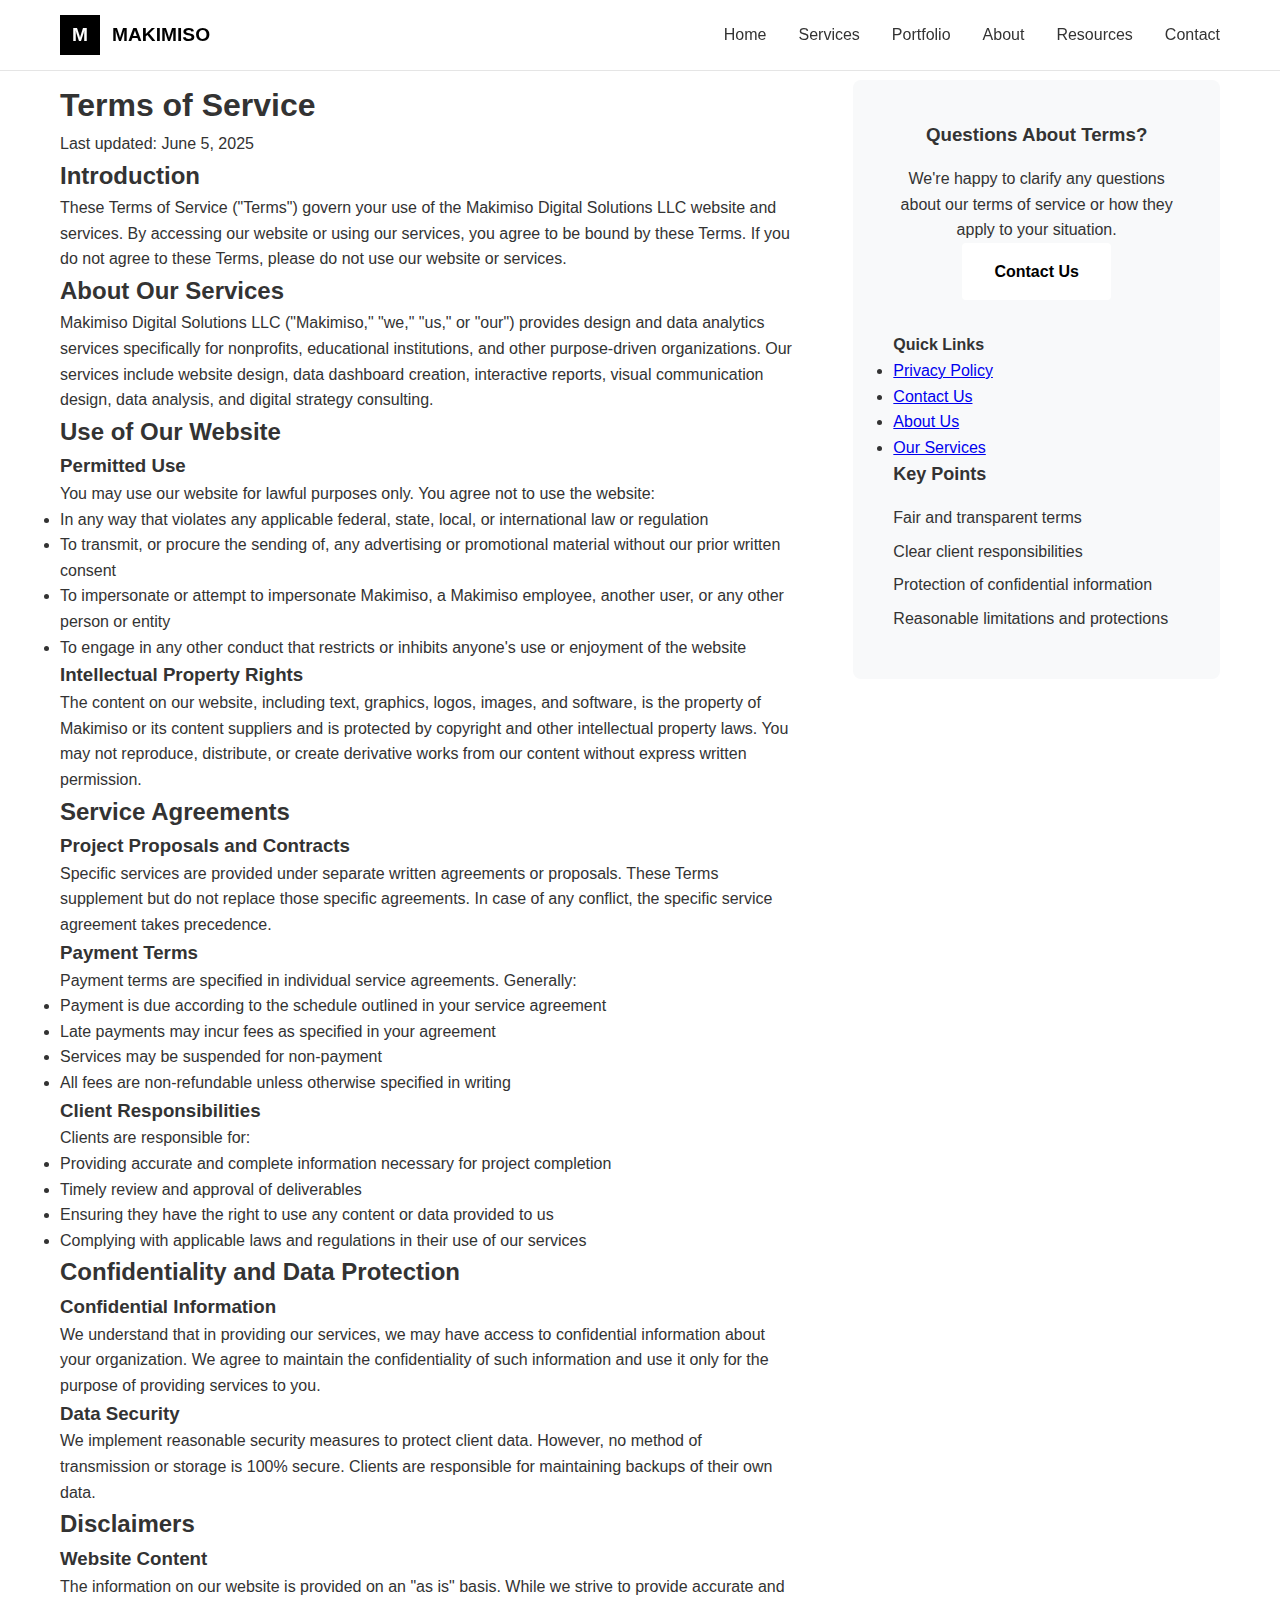
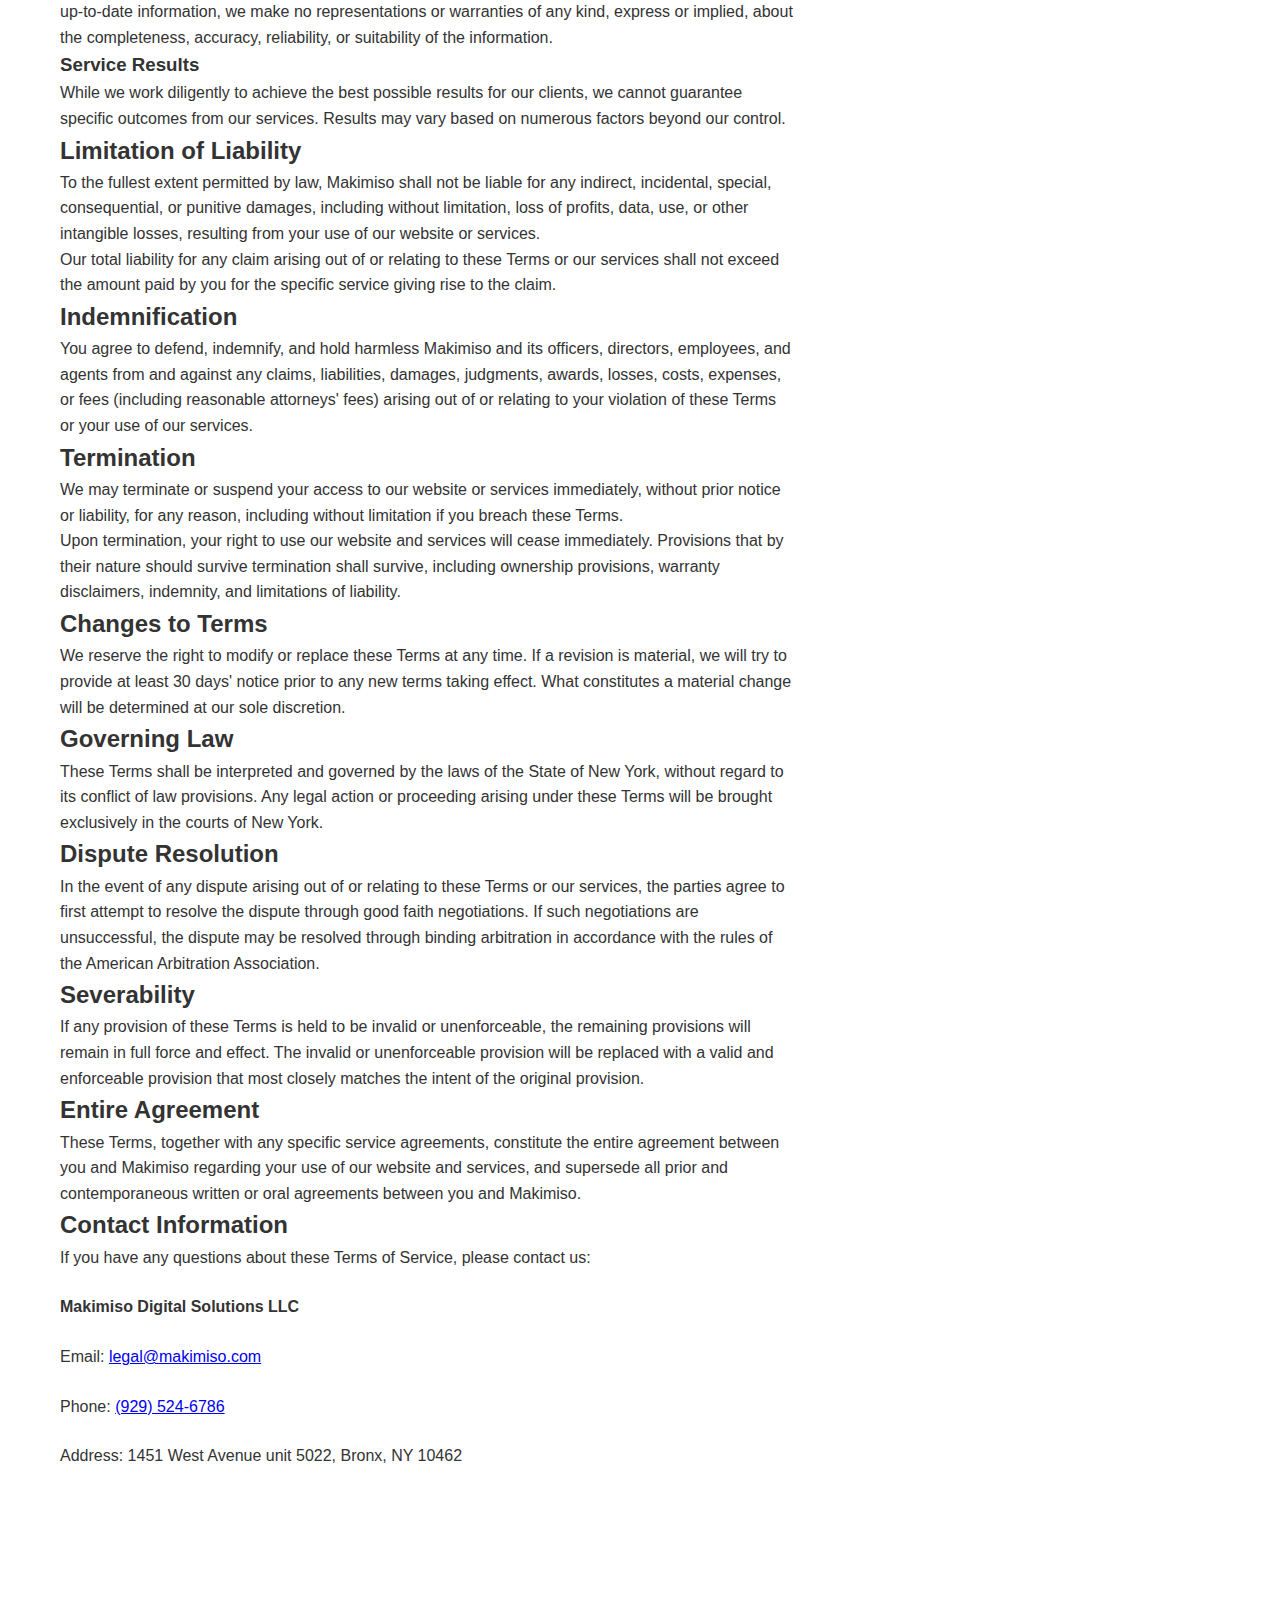
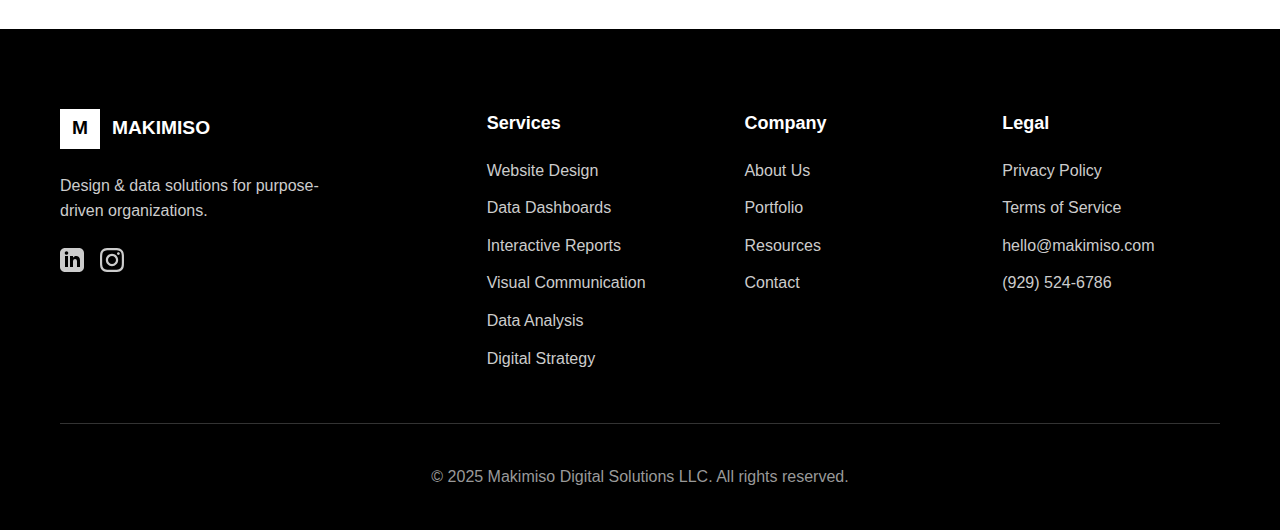
<file: terms.html>
<!DOCTYPE html>
<html lang="en">
<head>
    <meta charset="UTF-8">
    <meta name="viewport" content="width=device-width, initial-scale=1.0">
    <title>Terms of Service | Makimiso Digital Solutions</title>
    <meta name="description" content="Terms of service for Makimiso Digital Solutions. Learn about our terms and conditions for using our website and services.">
    <link rel="stylesheet" href="styles.css">
</head>
<body>
    <!-- Header & Navigation -->
    <header class="header">
        <nav class="nav">
            <div class="nav-container">
                <a href="index.html" class="nav-logo">
                    <div class="logo">M</div>
                    <span>MAKIMISO</span>
                </a>
                <ul class="nav-menu">
                    <li><a href="index.html" class="nav-link">Home</a></li>
                    <li class="nav-dropdown">
                        <a href="services.html" class="nav-link">Services</a>
                        <ul class="dropdown-menu">
                            <li><a href="website-design.html">Website Design</a></li>
                            <li><a href="data-dashboards.html">Data Dashboards</a></li>
                            <li><a href="interactive-reports.html">Interactive Reports</a></li>
                            <li><a href="visual-communication.html">Visual Communication</a></li>
                            <li><a href="data-analysis.html">Data Analysis</a></li>
                            <li><a href="digital-strategy.html">Digital Strategy</a></li>
                        </ul>
                    </li>
                    <li><a href="portfolio.html" class="nav-link">Portfolio</a></li>
                    <li><a href="about.html" class="nav-link">About</a></li>
                    <li><a href="resources.html" class="nav-link">Resources</a></li>
                    <li><a href="contact.html" class="nav-link">Contact</a></li>
                </ul>
                <button class="nav-toggle">
                    <span></span>
                    <span></span>
                    <span></span>
                </button>
            </div>
        </nav>
    </header>

    <!-- Terms of Service Content -->
    <section class="service-content">
        <div class="container">
            <div class="service-details">
                <div class="service-main">
                    <h1>Terms of Service</h1>
                    <p class="small-text">Last updated: June 5, 2025</p>

                    <h2>Introduction</h2>
                    <p>These Terms of Service ("Terms") govern your use of the Makimiso Digital Solutions LLC website and services. By accessing our website or using our services, you agree to be bound by these Terms. If you do not agree to these Terms, please do not use our website or services.</p>

                    <h2>About Our Services</h2>
                    <p>Makimiso Digital Solutions LLC ("Makimiso," "we," "us," or "our") provides design and data analytics services specifically for nonprofits, educational institutions, and other purpose-driven organizations. Our services include website design, data dashboard creation, interactive reports, visual communication design, data analysis, and digital strategy consulting.</p>

                    <h2>Use of Our Website</h2>
                    
                    <h3>Permitted Use</h3>
                    <p>You may use our website for lawful purposes only. You agree not to use the website:</p>
                    <ul class="benefits-list">
                        <li>In any way that violates any applicable federal, state, local, or international law or regulation</li>
                        <li>To transmit, or procure the sending of, any advertising or promotional material without our prior written consent</li>
                        <li>To impersonate or attempt to impersonate Makimiso, a Makimiso employee, another user, or any other person or entity</li>
                        <li>To engage in any other conduct that restricts or inhibits anyone's use or enjoyment of the website</li>
                    </ul>

                    <h3>Intellectual Property Rights</h3>
                    <p>The content on our website, including text, graphics, logos, images, and software, is the property of Makimiso or its content suppliers and is protected by copyright and other intellectual property laws. You may not reproduce, distribute, or create derivative works from our content without express written permission.</p>

                    <h2>Service Agreements</h2>
                    
                    <h3>Project Proposals and Contracts</h3>
                    <p>Specific services are provided under separate written agreements or proposals. These Terms supplement but do not replace those specific agreements. In case of any conflict, the specific service agreement takes precedence.</p>

                    <h3>Payment Terms</h3>
                    <p>Payment terms are specified in individual service agreements. Generally:</p>
                    <ul class="benefits-list">
                        <li>Payment is due according to the schedule outlined in your service agreement</li>
                        <li>Late payments may incur fees as specified in your agreement</li>
                        <li>Services may be suspended for non-payment</li>
                        <li>All fees are non-refundable unless otherwise specified in writing</li>
                    </ul>

                    <h3>Client Responsibilities</h3>
                    <p>Clients are responsible for:</p>
                    <ul class="benefits-list">
                        <li>Providing accurate and complete information necessary for project completion</li>
                        <li>Timely review and approval of deliverables</li>
                        <li>Ensuring they have the right to use any content or data provided to us</li>
                        <li>Complying with applicable laws and regulations in their use of our services</li>
                    </ul>

                    <h2>Confidentiality and Data Protection</h2>
                    
                    <h3>Confidential Information</h3>
                    <p>We understand that in providing our services, we may have access to confidential information about your organization. We agree to maintain the confidentiality of such information and use it only for the purpose of providing services to you.</p>

                    <h3>Data Security</h3>
                    <p>We implement reasonable security measures to protect client data. However, no method of transmission or storage is 100% secure. Clients are responsible for maintaining backups of their own data.</p>

                    <h2>Disclaimers</h2>
                    
                    <h3>Website Content</h3>
                    <p>The information on our website is provided on an "as is" basis. While we strive to provide accurate and up-to-date information, we make no representations or warranties of any kind, express or implied, about the completeness, accuracy, reliability, or suitability of the information.</p>

                    <h3>Service Results</h3>
                    <p>While we work diligently to achieve the best possible results for our clients, we cannot guarantee specific outcomes from our services. Results may vary based on numerous factors beyond our control.</p>

                    <h2>Limitation of Liability</h2>
                    <p>To the fullest extent permitted by law, Makimiso shall not be liable for any indirect, incidental, special, consequential, or punitive damages, including without limitation, loss of profits, data, use, or other intangible losses, resulting from your use of our website or services.</p>

                    <p>Our total liability for any claim arising out of or relating to these Terms or our services shall not exceed the amount paid by you for the specific service giving rise to the claim.</p>

                    <h2>Indemnification</h2>
                    <p>You agree to defend, indemnify, and hold harmless Makimiso and its officers, directors, employees, and agents from and against any claims, liabilities, damages, judgments, awards, losses, costs, expenses, or fees (including reasonable attorneys' fees) arising out of or relating to your violation of these Terms or your use of our services.</p>

                    <h2>Termination</h2>
                    <p>We may terminate or suspend your access to our website or services immediately, without prior notice or liability, for any reason, including without limitation if you breach these Terms.</p>

                    <p>Upon termination, your right to use our website and services will cease immediately. Provisions that by their nature should survive termination shall survive, including ownership provisions, warranty disclaimers, indemnity, and limitations of liability.</p>

                    <h2>Changes to Terms</h2>
                    <p>We reserve the right to modify or replace these Terms at any time. If a revision is material, we will try to provide at least 30 days' notice prior to any new terms taking effect. What constitutes a material change will be determined at our sole discretion.</p>

                    <h2>Governing Law</h2>
                    <p>These Terms shall be interpreted and governed by the laws of the State of New York, without regard to its conflict of law provisions. Any legal action or proceeding arising under these Terms will be brought exclusively in the courts of New York.</p>

                    <h2>Dispute Resolution</h2>
                    <p>In the event of any dispute arising out of or relating to these Terms or our services, the parties agree to first attempt to resolve the dispute through good faith negotiations. If such negotiations are unsuccessful, the dispute may be resolved through binding arbitration in accordance with the rules of the American Arbitration Association.</p>

                    <h2>Severability</h2>
                    <p>If any provision of these Terms is held to be invalid or unenforceable, the remaining provisions will remain in full force and effect. The invalid or unenforceable provision will be replaced with a valid and enforceable provision that most closely matches the intent of the original provision.</p>

                    <h2>Entire Agreement</h2>
                    <p>These Terms, together with any specific service agreements, constitute the entire agreement between you and Makimiso regarding your use of our website and services, and supersede all prior and contemporaneous written or oral agreements between you and Makimiso.</p>

                    <h2>Contact Information</h2>
                    <p>If you have any questions about these Terms of Service, please contact us:</p>
                    
                    <div class="contact-details" style="margin-top: 24px;">
                        <p><strong>Makimiso Digital Solutions LLC</strong></p>
                        <p>Email: <a href="mailto:legal@makimiso.com">legal@makimiso.com</a></p>
                        <p>Phone: <a href="tel:+19295246786">(929) 524-6786</a></p>
                        <p>Address: 1451 West Avenue unit 5022, Bronx, NY 10462</p>
                    </div>
                </div>

                <div class="service-sidebar">
                    <div class="sidebar-cta">
                        <h3>Questions About Terms?</h3>
                        <p>We're happy to clarify any questions about our terms of service or how they apply to your situation.</p>
                        <a href="contact.html" class="btn btn-primary">Contact Us</a>
                    </div>

                    <div class="service-info">
                        <h4>Quick Links</h4>
                        <ul>
                            <li><a href="privacy.html">Privacy Policy</a></li>
                            <li><a href="contact.html">Contact Us</a></li>
                            <li><a href="about.html">About Us</a></li>
                            <li><a href="services.html">Our Services</a></li>
                        </ul>
                    </div>

                    <div class="related-services">
                        <h4>Key Points</h4>
                        <ul>
                            <li>Fair and transparent terms</li>
                            <li>Clear client responsibilities</li>
                            <li>Protection of confidential information</li>
                            <li>Reasonable limitations and protections</li>
                        </ul>
                    </div>
                </div>
            </div>
        </div>
    </section>

    <!-- Footer -->
    <footer class="footer">
        <div class="container">
            <div class="footer-content">
                <div class="footer-brand">
                    <div class="footer-logo">
                        <div class="logo">M</div>
                        <span>MAKIMISO</span>
                    </div>
                    <p>Design & data solutions for purpose-driven organizations.</p>
                    <div class="social-links">
                        <a href="#" aria-label="LinkedIn"><svg width="24" height="24" viewBox="0 0 24 24" fill="currentColor"><path d="M19 0h-14c-2.761 0-5 2.239-5 5v14c0 2.761 2.239 5 5 5h14c2.762 0 5-2.239 5-5v-14c0-2.761-2.238-5-5-5zm-11 19h-3v-11h3v11zm-1.5-12.268c-.966 0-1.75-.79-1.75-1.764s.784-1.764 1.75-1.764 1.75.79 1.75 1.764-.783 1.764-1.75 1.764zm13.5 12.268h-3v-5.604c0-3.368-4-3.113-4 0v5.604h-3v-11h3v1.765c1.396-2.586 7-2.777 7 2.476v6.759z"/></svg></a>
                        <a href="#" aria-label="Instagram"><svg width="24" height="24" viewBox="0 0 24 24" fill="currentColor"><path d="M12 2.163c3.204 0 3.584.012 4.85.07 3.252.148 4.771 1.691 4.919 4.919.058 1.265.069 1.645.069 4.849 0 3.205-.012 3.584-.069 4.849-.149 3.225-1.664 4.771-4.919 4.919-1.266.058-1.644.07-4.85.07-3.204 0-3.584-.012-4.849-.07-3.26-.149-4.771-1.699-4.919-4.92-.058-1.265-.07-1.644-.07-4.849 0-3.204.013-3.583.07-4.849.149-3.227 1.664-4.771 4.919-4.919 1.266-.057 1.645-.069 4.849-.069zm0-2.163c-3.259 0-3.667.014-4.947.072-4.358.2-6.78 2.618-6.98 6.98-.059 1.281-.073 1.689-.073 4.948 0 3.259.014 3.668.072 4.948.2 4.358 2.618 6.78 6.98 6.98 1.281.058 1.689.072 4.948.072 3.259 0 3.668-.014 4.948-.072 4.354-.2 6.782-2.618 6.979-6.98.059-1.28.073-1.689.073-4.948 0-3.259-.014-3.667-.072-4.947-.196-4.354-2.617-6.78-6.979-6.98-1.281-.059-1.69-.073-4.949-.073zm0 5.838c-3.403 0-6.162 2.759-6.162 6.162s2.759 6.163 6.162 6.163 6.162-2.759 6.162-6.163c0-3.403-2.759-6.162-6.162-6.162zm0 10.162c-2.209 0-4-1.79-4-4 0-2.209 1.791-4 4-4s4 1.791 4 4c0 2.21-1.791 4-4 4zm6.406-11.845c-.796 0-1.441.645-1.441 1.44s.645 1.44 1.441 1.44c.795 0 1.439-.645 1.439-1.44s-.644-1.44-1.439-1.44z"/></svg></a>
                    </div>
                </div>
                
                <div class="footer-nav">
                    <div class="footer-column">
                        <h4>Services</h4>
                        <ul>
                            <li><a href="website-design.html">Website Design</a></li>
                            <li><a href="data-dashboards.html">Data Dashboards</a></li>
                            <li><a href="interactive-reports.html">Interactive Reports</a></li>
                            <li><a href="visual-communication.html">Visual Communication</a></li>
                            <li><a href="data-analysis.html">Data Analysis</a></li>
                            <li><a href="digital-strategy.html">Digital Strategy</a></li>
                        </ul>
                    </div>
                    
                    <div class="footer-column">
                        <h4>Company</h4>
                        <ul>
                            <li><a href="about.html">About Us</a></li>
                            <li><a href="portfolio.html">Portfolio</a></li>
                            <li><a href="resources.html">Resources</a></li>
                            <li><a href="contact.html">Contact</a></li>
                        </ul>
                    </div>
                    
                    <div class="footer-column">
                        <h4>Legal</h4>
                        <ul>
                            <li><a href="privacy.html">Privacy Policy</a></li>
                            <li><a href="terms.html">Terms of Service</a></li>
                            <li><a href="mailto:hello@makimiso.com">hello@makimiso.com</a></li>
                            <li><a href="tel:+19295246786">(929) 524-6786</a></li>
                        </ul>
                    </div>
                </div>
            </div>
            
            <div class="footer-bottom">
                <p>&copy; 2025 Makimiso Digital Solutions LLC. All rights reserved.</p>
            </div>
        </div>
    </footer>

    <script src="script.js"></script>
</body>
</html>
</file>
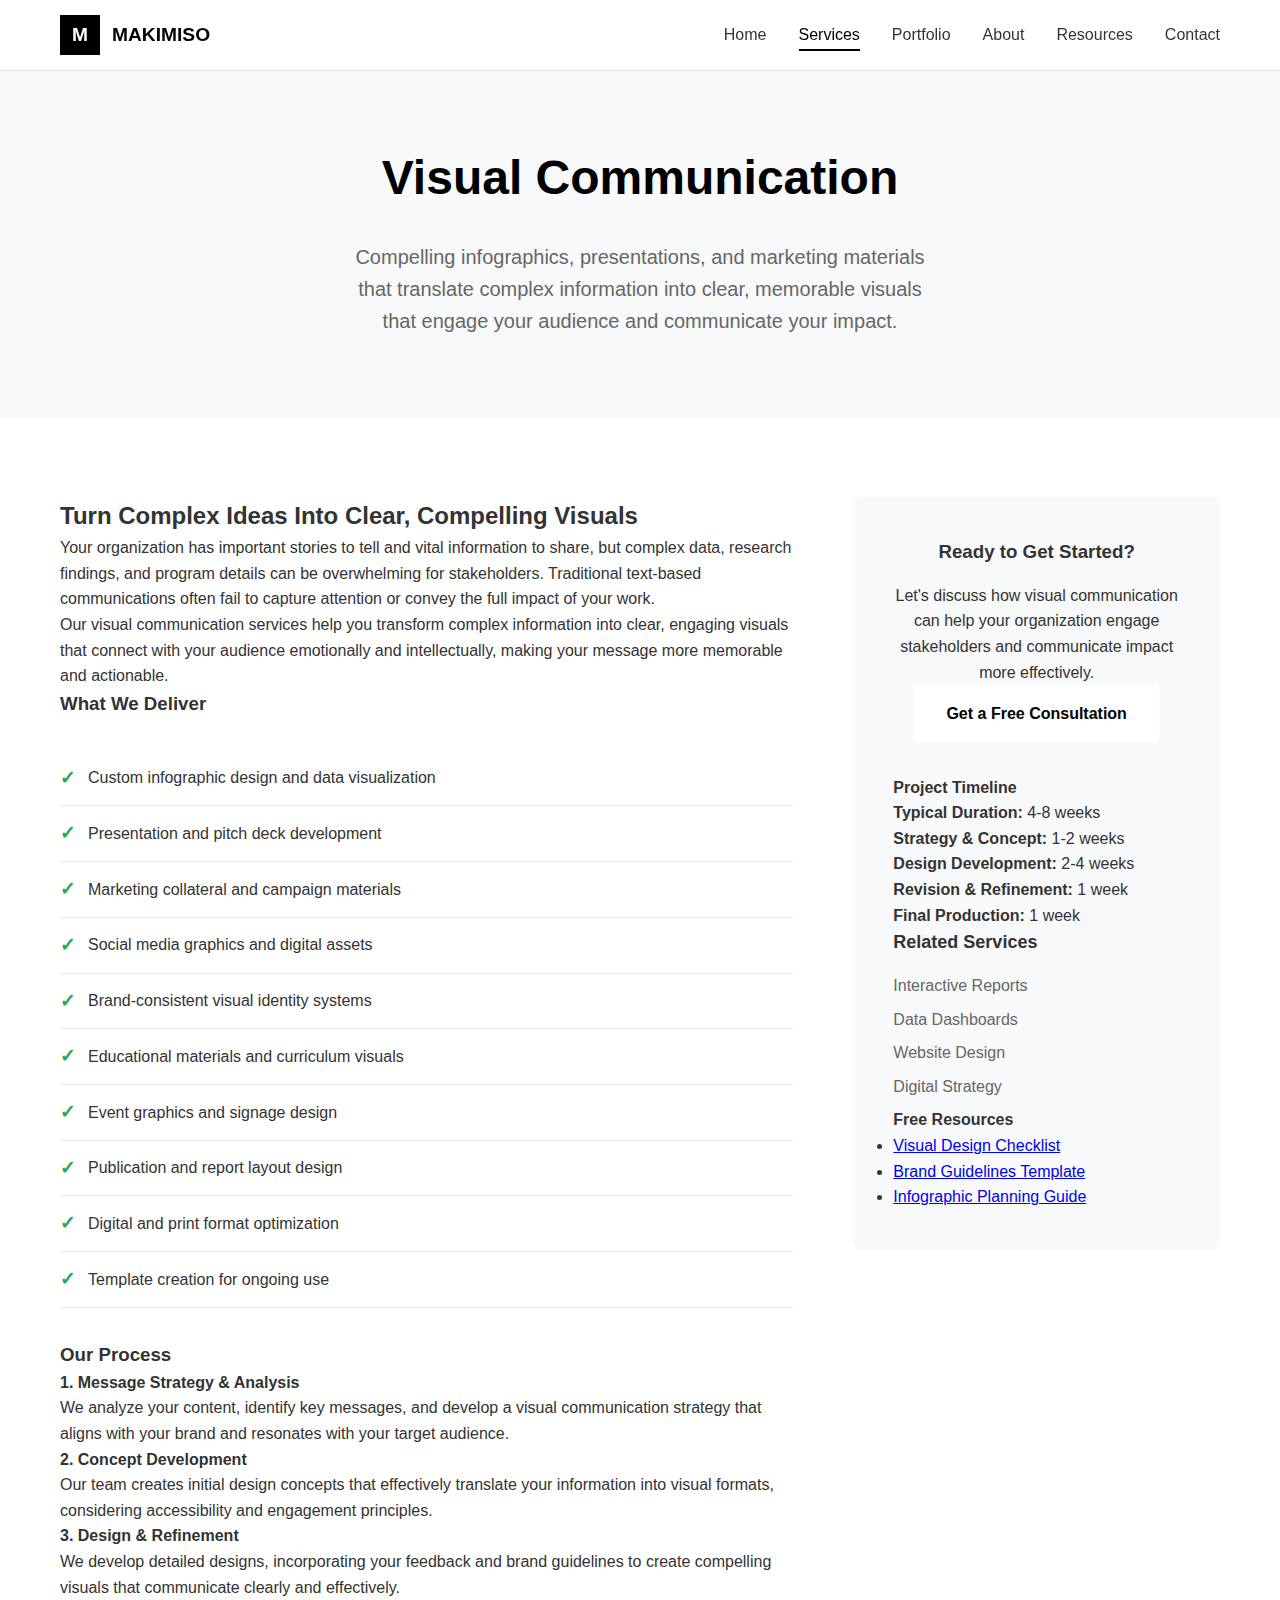
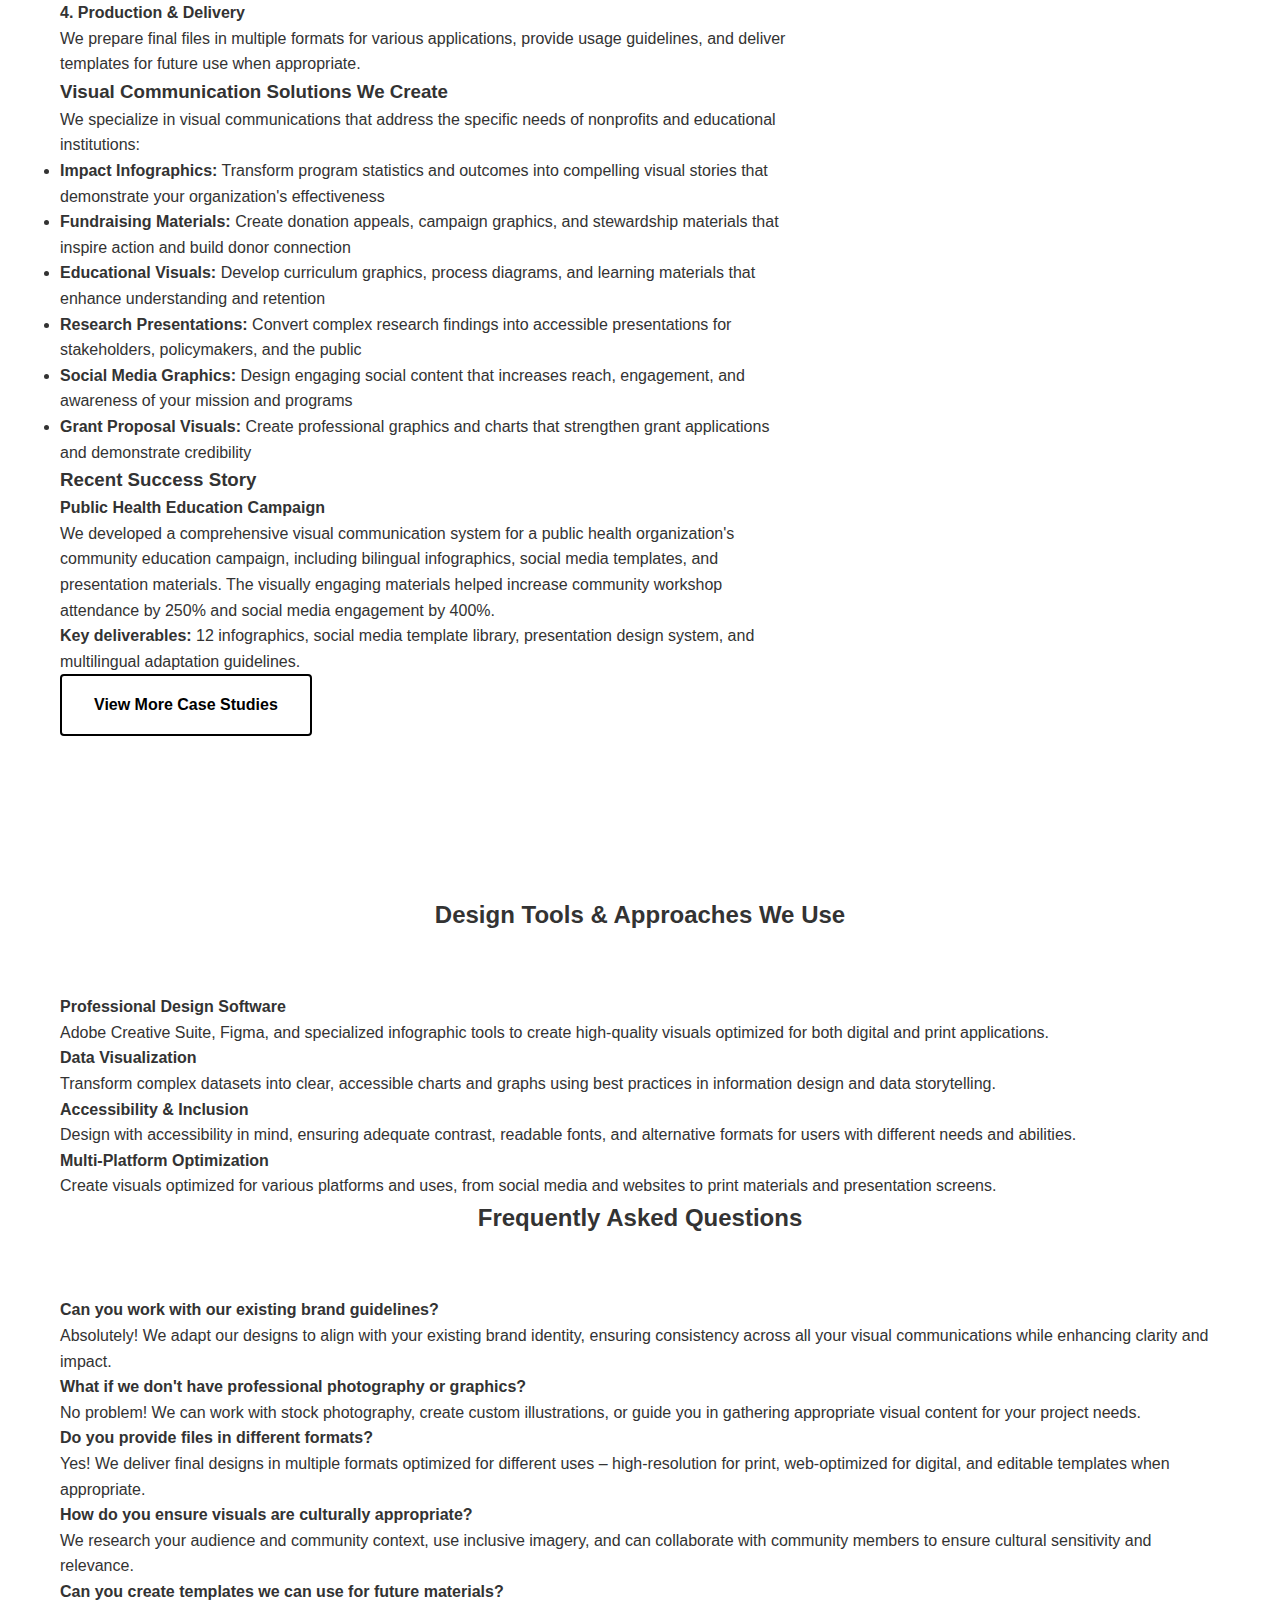
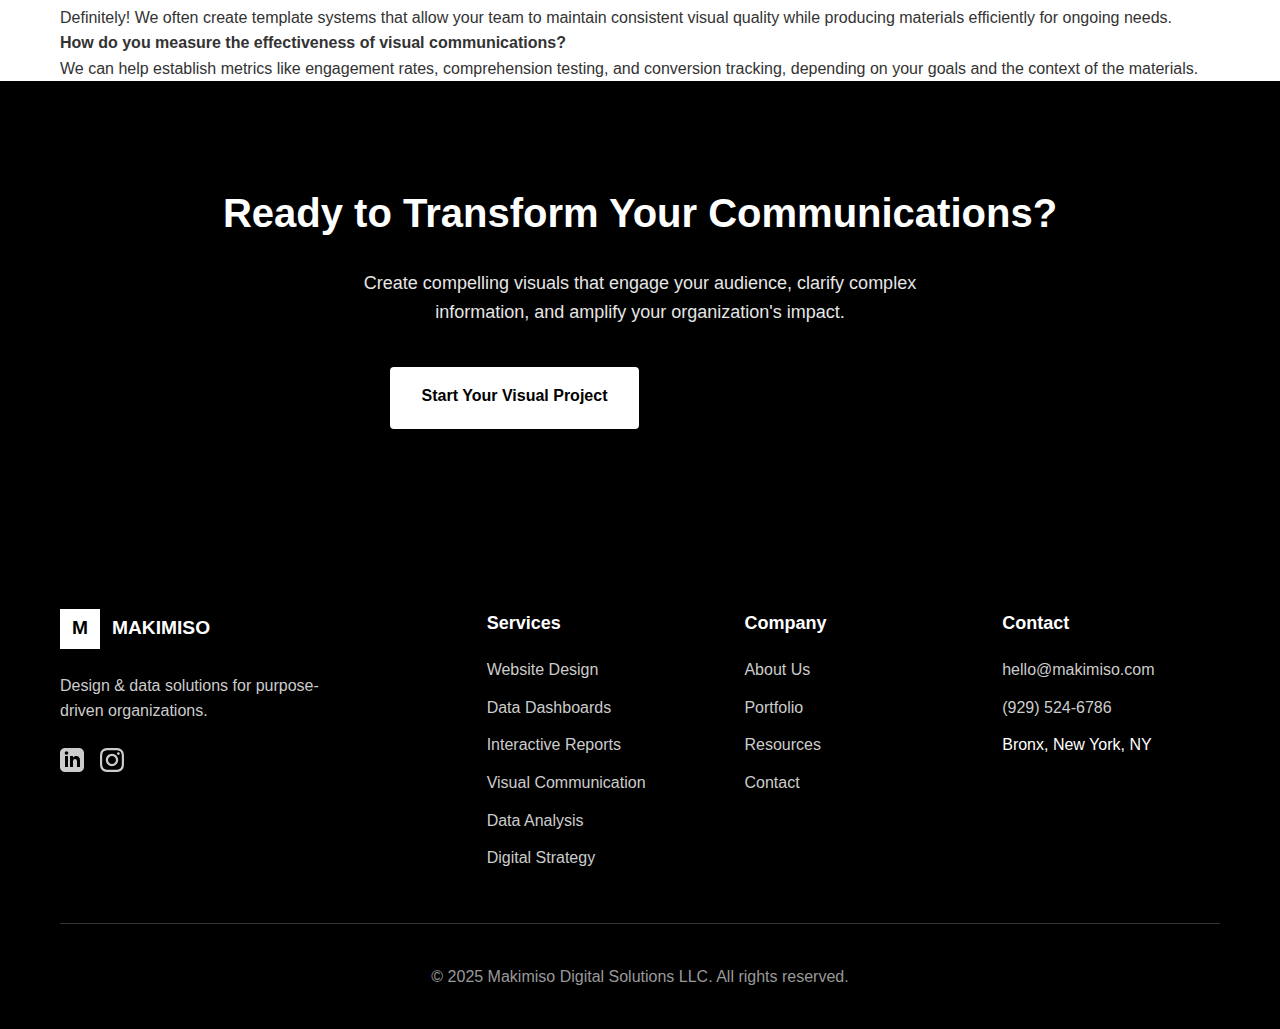
<file: visual-communication.html>
<!DOCTYPE html>
<html lang="en">
<head>
    <meta charset="UTF-8">
    <meta name="viewport" content="width=device-width, initial-scale=1.0">
    <title>Visual Communication Services | Makimiso Digital Solutions</title>
    <meta name="description" content="Compelling infographics, presentations, and marketing materials that translate complex information into clear, memorable visuals for nonprofits and educational institutions.">
    <link rel="stylesheet" href="styles.css">
</head>
<body>
    <!-- Header & Navigation -->
    <header class="header">
        <nav class="nav">
            <div class="nav-container">
                <a href="index.html" class="nav-logo">
                    <div class="logo">M</div>
                    <span>MAKIMISO</span>
                </a>
                <ul class="nav-menu">
                    <li><a href="index.html" class="nav-link">Home</a></li>
                    <li class="nav-dropdown">
                        <a href="services.html" class="nav-link active">Services</a>
                        <ul class="dropdown-menu">
                            <li><a href="website-design.html">Website Design</a></li>
                            <li><a href="data-dashboards.html">Data Dashboards</a></li>
                            <li><a href="interactive-reports.html">Interactive Reports</a></li>
                            <li><a href="visual-communication.html">Visual Communication</a></li>
                            <li><a href="data-analysis.html">Data Analysis</a></li>
                            <li><a href="digital-strategy.html">Digital Strategy</a></li>
                        </ul>
                    </li>
                    <li><a href="portfolio.html" class="nav-link">Portfolio</a></li>
                    <li><a href="about.html" class="nav-link">About</a></li>
                    <li><a href="resources.html" class="nav-link">Resources</a></li>
                    <li><a href="contact.html" class="nav-link">Contact</a></li>
                </ul>
                <button class="nav-toggle">
                    <span></span>
                    <span></span>
                    <span></span>
                </button>
            </div>
        </nav>
    </header>

    <!-- Service Hero Section -->
    <section class="service-hero">
        <div class="container">
            <div class="service-hero-content">
                <h1>Visual Communication</h1>
                <p>Compelling infographics, presentations, and marketing materials that translate complex information into clear, memorable visuals that engage your audience and communicate your impact.</p>
            </div>
        </div>
    </section>

    <!-- Service Content -->
    <section class="service-content">
        <div class="container">
            <div class="service-details">
                <div class="service-main">
                    <h2>Turn Complex Ideas Into Clear, Compelling Visuals</h2>
                    <p>Your organization has important stories to tell and vital information to share, but complex data, research findings, and program details can be overwhelming for stakeholders. Traditional text-based communications often fail to capture attention or convey the full impact of your work.</p>
                    
                    <p>Our visual communication services help you transform complex information into clear, engaging visuals that connect with your audience emotionally and intellectually, making your message more memorable and actionable.</p>

                    <h3>What We Deliver</h3>
                    <ul class="features-list">
                        <li>Custom infographic design and data visualization</li>
                        <li>Presentation and pitch deck development</li>
                        <li>Marketing collateral and campaign materials</li>
                        <li>Social media graphics and digital assets</li>
                        <li>Brand-consistent visual identity systems</li>
                        <li>Educational materials and curriculum visuals</li>
                        <li>Event graphics and signage design</li>
                        <li>Publication and report layout design</li>
                        <li>Digital and print format optimization</li>
                        <li>Template creation for ongoing use</li>
                    </ul>

                    <h3>Our Process</h3>
                    <div class="process-steps">
                        <div class="process-step">
                            <h4>1. Message Strategy & Analysis</h4>
                            <p>We analyze your content, identify key messages, and develop a visual communication strategy that aligns with your brand and resonates with your target audience.</p>
                        </div>
                        <div class="process-step">
                            <h4>2. Concept Development</h4>
                            <p>Our team creates initial design concepts that effectively translate your information into visual formats, considering accessibility and engagement principles.</p>
                        </div>
                        <div class="process-step">
                            <h4>3. Design & Refinement</h4>
                            <p>We develop detailed designs, incorporating your feedback and brand guidelines to create compelling visuals that communicate clearly and effectively.</p>
                        </div>
                        <div class="process-step">
                            <h4>4. Production & Delivery</h4>
                            <p>We prepare final files in multiple formats for various applications, provide usage guidelines, and deliver templates for future use when appropriate.</p>
                        </div>
                    </div>

                    <h3>Visual Communication Solutions We Create</h3>
                    <p>We specialize in visual communications that address the specific needs of nonprofits and educational institutions:</p>
                    
                    <ul class="benefits-list">
                        <li><strong>Impact Infographics:</strong> Transform program statistics and outcomes into compelling visual stories that demonstrate your organization's effectiveness</li>
                        <li><strong>Fundraising Materials:</strong> Create donation appeals, campaign graphics, and stewardship materials that inspire action and build donor connection</li>
                        <li><strong>Educational Visuals:</strong> Develop curriculum graphics, process diagrams, and learning materials that enhance understanding and retention</li>
                        <li><strong>Research Presentations:</strong> Convert complex research findings into accessible presentations for stakeholders, policymakers, and the public</li>
                        <li><strong>Social Media Graphics:</strong> Design engaging social content that increases reach, engagement, and awareness of your mission and programs</li>
                        <li><strong>Grant Proposal Visuals:</strong> Create professional graphics and charts that strengthen grant applications and demonstrate credibility</li>
                    </ul>

                    <div class="case-study-preview">
                        <h3>Recent Success Story</h3>
                        <div class="case-study-card">
                            <h4>Public Health Education Campaign</h4>
                            <p>We developed a comprehensive visual communication system for a public health organization's community education campaign, including bilingual infographics, social media templates, and presentation materials. The visually engaging materials helped increase community workshop attendance by 250% and social media engagement by 400%.</p>
                            <p><strong>Key deliverables:</strong> 12 infographics, social media template library, presentation design system, and multilingual adaptation guidelines.</p>
                            <a href="portfolio.html" class="btn btn-secondary">View More Case Studies</a>
                        </div>
                    </div>
                </div>

                <div class="service-sidebar">
                    <div class="sidebar-cta">
                        <h3>Ready to Get Started?</h3>
                        <p>Let's discuss how visual communication can help your organization engage stakeholders and communicate impact more effectively.</p>
                        <a href="contact.html" class="btn btn-primary">Get a Free Consultation</a>
                    </div>

                    <div class="service-info">
                        <h4>Project Timeline</h4>
                        <p><strong>Typical Duration:</strong> 4-8 weeks</p>
                        <p><strong>Strategy & Concept:</strong> 1-2 weeks</p>
                        <p><strong>Design Development:</strong> 2-4 weeks</p>
                        <p><strong>Revision & Refinement:</strong> 1 week</p>
                        <p><strong>Final Production:</strong> 1 week</p>
                    </div>

                    <div class="related-services">
                        <h4>Related Services</h4>
                        <ul>
                            <li><a href="interactive-reports.html">Interactive Reports</a></li>
                            <li><a href="data-dashboards.html">Data Dashboards</a></li>
                            <li><a href="website-design.html">Website Design</a></li>
                            <li><a href="digital-strategy.html">Digital Strategy</a></li>
                        </ul>
                    </div>

                    <div class="download-resources">
                        <h4>Free Resources</h4>
                        <ul>
                            <li><a href="#" class="download-link">Visual Design Checklist</a></li>
                            <li><a href="#" class="download-link">Brand Guidelines Template</a></li>
                            <li><a href="#" class="download-link">Infographic Planning Guide</a></li>
                        </ul>
                    </div>
                </div>
            </div>
        </div>
    </section>

    <!-- Technology Stack -->
    <section class="technology-stack">
        <div class="container">
            <h2 class="text-center mb-large">Design Tools & Approaches We Use</h2>
            <div class="tech-grid">
                <div class="tech-item">
                    <h4>Professional Design Software</h4>
                    <p>Adobe Creative Suite, Figma, and specialized infographic tools to create high-quality visuals optimized for both digital and print applications.</p>
                </div>
                <div class="tech-item">
                    <h4>Data Visualization</h4>
                    <p>Transform complex datasets into clear, accessible charts and graphs using best practices in information design and data storytelling.</p>
                </div>
                <div class="tech-item">
                    <h4>Accessibility & Inclusion</h4>
                    <p>Design with accessibility in mind, ensuring adequate contrast, readable fonts, and alternative formats for users with different needs and abilities.</p>
                </div>
                <div class="tech-item">
                    <h4>Multi-Platform Optimization</h4>
                    <p>Create visuals optimized for various platforms and uses, from social media and websites to print materials and presentation screens.</p>
                </div>
            </div>
        </div>
    </section>

    <!-- FAQ Section -->
    <section class="faq-section">
        <div class="container">
            <h2 class="text-center mb-large">Frequently Asked Questions</h2>
            <div class="faq-grid">
                <div class="faq-item">
                    <h4>Can you work with our existing brand guidelines?</h4>
                    <p>Absolutely! We adapt our designs to align with your existing brand identity, ensuring consistency across all your visual communications while enhancing clarity and impact.</p>
                </div>
                <div class="faq-item">
                    <h4>What if we don't have professional photography or graphics?</h4>
                    <p>No problem! We can work with stock photography, create custom illustrations, or guide you in gathering appropriate visual content for your project needs.</p>
                </div>
                <div class="faq-item">
                    <h4>Do you provide files in different formats?</h4>
                    <p>Yes! We deliver final designs in multiple formats optimized for different uses – high-resolution for print, web-optimized for digital, and editable templates when appropriate.</p>
                </div>
                <div class="faq-item">
                    <h4>How do you ensure visuals are culturally appropriate?</h4>
                    <p>We research your audience and community context, use inclusive imagery, and can collaborate with community members to ensure cultural sensitivity and relevance.</p>
                </div>
                <div class="faq-item">
                    <h4>Can you create templates we can use for future materials?</h4>
                    <p>Definitely! We often create template systems that allow your team to maintain consistent visual quality while producing materials efficiently for ongoing needs.</p>
                </div>
                <div class="faq-item">
                    <h4>How do you measure the effectiveness of visual communications?</h4>
                    <p>We can help establish metrics like engagement rates, comprehension testing, and conversion tracking, depending on your goals and the context of the materials.</p>
                </div>
            </div>
        </div>
    </section>

    <!-- CTA Section -->
    <section class="cta">
        <div class="container">
            <div class="cta-content">
                <h2>Ready to Transform Your Communications?</h2>
                <p>Create compelling visuals that engage your audience, clarify complex information, and amplify your organization's impact.</p>
                <div class="cta-buttons">
                    <a href="contact.html" class="btn btn-primary">Start Your Visual Project</a>
                    <a href="portfolio.html" class="btn btn-secondary">See Visual Examples</a>
                </div>
            </div>
        </div>
    </section>

    <!-- Footer -->
    <footer class="footer">
        <div class="container">
            <div class="footer-content">
                <div class="footer-brand">
                    <div class="footer-logo">
                        <div class="logo">M</div>
                        <span>MAKIMISO</span>
                    </div>
                    <p>Design & data solutions for purpose-driven organizations.</p>
                    <div class="social-links">
                        <a href="#" aria-label="LinkedIn"><svg width="24" height="24" viewBox="0 0 24 24" fill="currentColor"><path d="M19 0h-14c-2.761 0-5 2.239-5 5v14c0 2.761 2.239 5 5 5h14c2.762 0 5-2.239 5-5v-14c0-2.761-2.238-5-5-5zm-11 19h-3v-11h3v11zm-1.5-12.268c-.966 0-1.75-.79-1.75-1.764s.784-1.764 1.75-1.764 1.75.79 1.75 1.764-.783 1.764-1.75 1.764zm13.5 12.268h-3v-5.604c0-3.368-4-3.113-4 0v5.604h-3v-11h3v1.765c1.396-2.586 7-2.777 7 2.476v6.759z"/></svg></a>
                        <a href="#" aria-label="Instagram"><svg width="24" height="24" viewBox="0 0 24 24" fill="currentColor"><path d="M12 2.163c3.204 0 3.584.012 4.85.07 3.252.148 4.771 1.691 4.919 4.919.058 1.265.069 1.645.069 4.849 0 3.205-.012 3.584-.069 4.849-.149 3.225-1.664 4.771-4.919 4.919-1.266.058-1.644.07-4.85.07-3.204 0-3.584-.012-4.849-.07-3.26-.149-4.771-1.699-4.919-4.92-.058-1.265-.07-1.644-.07-4.849 0-3.204.013-3.583.07-4.849.149-3.227 1.664-4.771 4.919-4.919 1.266-.057 1.645-.069 4.849-.069zm0-2.163c-3.259 0-3.667.014-4.947.072-4.358.2-6.78 2.618-6.98 6.98-.059 1.281-.073 1.689-.073 4.948 0 3.259.014 3.668.072 4.948.2 4.358 2.618 6.78 6.98 6.98 1.281.058 1.689.072 4.948.072 3.259 0 3.668-.014 4.948-.072 4.354-.2 6.782-2.618 6.979-6.98.059-1.28.073-1.689.073-4.948 0-3.259-.014-3.667-.072-4.947-.196-4.354-2.617-6.78-6.979-6.98-1.281-.059-1.69-.073-4.949-.073zm0 5.838c-3.403 0-6.162 2.759-6.162 6.162s2.759 6.163 6.162 6.163 6.162-2.759 6.162-6.163c0-3.403-2.759-6.162-6.162-6.162zm0 10.162c-2.209 0-4-1.79-4-4 0-2.209 1.791-4 4-4s4 1.791 4 4c0 2.21-1.791 4-4 4zm6.406-11.845c-.796 0-1.441.645-1.441 1.44s.645 1.44 1.441 1.44c.795 0 1.439-.645 1.439-1.44s-.644-1.44-1.439-1.44z"/></svg></a>
                    </div>
                </div>
                
                <div class="footer-nav">
                    <div class="footer-column">
                        <h4>Services</h4>
                        <ul>
                            <li><a href="website-design.html">Website Design</a></li>
                            <li><a href="data-dashboards.html">Data Dashboards</a></li>
                            <li><a href="interactive-reports.html">Interactive Reports</a></li>
                            <li><a href="visual-communication.html">Visual Communication</a></li>
                            <li><a href="data-analysis.html">Data Analysis</a></li>
                            <li><a href="digital-strategy.html">Digital Strategy</a></li>
                        </ul>
                    </div>
                    
                    <div class="footer-column">
                        <h4>Company</h4>
                        <ul>
                            <li><a href="about.html">About Us</a></li>
                            <li><a href="portfolio.html">Portfolio</a></li>
                            <li><a href="resources.html">Resources</a></li>
                            <li><a href="contact.html">Contact</a></li>
                        </ul>
                    </div>
                    
                    <div class="footer-column">
                        <h4>Contact</h4>
                        <ul>
                            <li><a href="mailto:hello@makimiso.com">hello@makimiso.com</a></li>
                            <li><a href="tel:+19295246786">(929) 524-6786</a></li>
                            <li>Bronx, New York, NY</li>
                        </ul>
                    </div>
                </div>
            </div>
            
            <div class="footer-bottom">
                <p>&copy; 2025 Makimiso Digital Solutions LLC. All rights reserved.</p>
            </div>
        </div>
    </footer>

    <script src="script.js"></script>
</body>
</html>
</file>
<file: css/styles.css>
/* CSS Variables for Brand Colors and Spacing */
:root {
    /* New Makimiso Dynamic Palette - Accessibility Compliant */
    --light-neutral: #fafafa;
    --dark-navy: #01245e;
    --primary-orange: #e8851e;    /* Darker for accessibility compliance */
    --light-orange: #f4962a;      /* Light version for backgrounds only */
    --orange-hover: #d4731a;      /* Darkest for hover states */
    --warm-orange: #e8851e;       /* Update to accessible version */
    --bright-blue: #3d58f2;
    
    /* Legacy mapping for compatibility */
    --primary-blue: var(--dark-navy);
    --slate-gray: #4A5568;
    --white: #fafafa;
    --warm-coral: var(--warm-orange);
    --sage-green: var(--bright-blue);
    --light-gray: var(--light-neutral);
    --border-gray: #E2E8F0;
    --text-gray: #718096;
    
    /* Semantic Usage Variables */
    --primary-action: var(--warm-orange);
    --secondary-action: var(--bright-blue);
    --foundation-text: var(--dark-navy);
    --clean-background: var(--light-neutral);
    
    /* Typography */
    --font-family: 'Inter', -apple-system, BlinkMacSystemFont, 'Segoe UI', 'Roboto', 'Oxygen', 'Ubuntu', 'Cantarell', sans-serif;
    --font-size-base: 1rem;
    --line-height-base: 1.6;
    
    /* Spacing */
    --spacing-xs: 0.5rem;
    --spacing-sm: 1rem;
    --spacing-md: 1.5rem;
    --spacing-lg: 2rem;
    --spacing-xl: 3rem;
    --spacing-xxl: 4rem;
    
    /* Layout */
    --max-width: 1200px;
    --border-radius: 0.5rem;
    --shadow: 0 4px 6px -1px rgba(0, 0, 0, 0.1), 0 2px 4px -1px rgba(0, 0, 0, 0.06);
    --shadow-lg: 0 10px 15px -3px rgba(0, 0, 0, 0.1), 0 4px 6px -2px rgba(0, 0, 0, 0.05);
}

/* Reset and Base Styles */
* {
    margin: 0;
    padding: 0;
    box-sizing: border-box;
}

html {
    scroll-behavior: smooth;
}

body {
    font-family: var(--font-family);
    font-size: var(--font-size-base);
    line-height: var(--line-height-base);
    color: var(--slate-gray);
    background-color: var(--white);
    overflow-x: hidden;
}

/* Global link hover effects */
a:not(.btn):not(.nav-link) {
    position: relative;\n    transition: all 0.2s ease;\n}\n\na:not(.btn):not(.nav-link):hover {\n    text-decoration: none;\n}\n\na:not(.btn):not(.nav-link)::after {\n    content: '';\n    position: absolute;\n    bottom: -2px;\n    left: 0;\n    width: 0;\n    height: 1px;\n    background: var(--warm-coral);\n    transition: width 0.3s ease;\n}\n\na:not(.btn):not(.nav-link):hover::after {\n    width: 100%;\n}\n\n/* Enhanced selection colors */\n::selection {\n    background: rgba(43, 76, 126, 0.2);\n    color: var(--primary-blue);\n}\n\n/* Custom scrollbar */\n::-webkit-scrollbar {\n    width: 8px;\n}\n\n::-webkit-scrollbar-track {\n    background: var(--light-gray);\n}\n\n::-webkit-scrollbar-thumb {\n    background: var(--primary-blue);\n    border-radius: 4px;\n}\n\n::-webkit-scrollbar-thumb:hover {\n    background: var(--slate-gray);\n}"

/* Typography */
h1, h2, h3, h4, h5, h6 {
    color: var(--primary-blue);
    font-weight: 600;
    line-height: 1.2;
    margin-bottom: var(--spacing-sm);
}

/* Strategic color accents for key phrases */
.text-coral {
    color: var(--warm-orange) !important;
}

.text-sage-green {
    color: var(--bright-blue) !important;
}

h1 {
    font-size: 2.5rem;
    font-weight: 700;
}

h2 {
    font-size: 2rem;
    font-weight: 600;
}

h3 {
    font-size: 1.5rem;
    font-weight: 500;
}

h4 {
    font-size: 1.25rem;
    font-weight: 500;
}

h5 {
    font-size: 1.125rem;
    font-weight: 500;
}

p {
    margin-bottom: var(--spacing-sm);
}

a {
    color: var(--bright-blue);
    text-decoration: none;
    transition: color 0.3s ease;
}

a:hover {
    color: var(--primary-orange);
}

/* Layout Components */
.container {
    max-width: var(--max-width);
    margin: 0 auto;
    padding: 0 var(--spacing-sm);
}

@media (min-width: 768px) {
    .container {
        padding: 0 var(--spacing-lg);
    }
}

/* Header and Navigation */
.navbar {
    background-color: var(--white);
    box-shadow: var(--shadow);
    position: sticky;
    top: 0;
    z-index: 1000;
}

.nav-container {
    display: flex;
    justify-content: space-between;
    align-items: center;
    padding: var(--spacing-sm) var(--spacing-sm);
    max-width: var(--max-width);
    margin: 0 auto;
}

.logo {
    display: flex;
    align-items: center;
    text-decoration: none;
}

.logo img {
    height: 32px;
    width: auto;
    transition: all 0.3s ease;
    filter: brightness(1);
}

.logo:hover img {
    filter: brightness(1.1);
    transform: scale(1.02);
}

/* Responsive logo sizing */
@media (max-width: 768px) {
    .logo img {
        height: 28px;
    }
}

@media (max-width: 480px) {
    .logo img {
        height: 24px;
    }
}

.nav-menu {
    display: flex;
    list-style: none;
    gap: var(--spacing-lg);
}

.nav-link {
    color: var(--slate-gray);
    font-weight: 500;
    transition: all 0.3s ease;
    padding: var(--spacing-xs) 0;
    position: relative;
    overflow: hidden;
}

.nav-link::before {
    content: '';
    position: absolute;
    bottom: 0;
    left: 0;
    width: 0;
    height: 2px;
    background: linear-gradient(90deg, var(--bright-blue), var(--warm-orange));
    transition: width 0.3s ease;
}

.nav-link:hover::before,
.nav-link.active::before {
    width: 100%;
}

.nav-link:hover,
.nav-link.active {
    color: var(--bright-blue);
    transform: translateY(-1px);
}

/* Mobile Navigation */
.nav-toggle {
    display: none;
    flex-direction: column;
    cursor: pointer;
}

.bar {
    width: 25px;
    height: 3px;
    background-color: var(--slate-gray);
    margin: 3px 0;
    transition: 0.3s;
}

@media (max-width: 768px) {
    .nav-menu {
        position: fixed;
        left: -100%;
        top: 70px;
        flex-direction: column;
        background-color: var(--white);
        width: 100%;
        text-align: center;
        transition: 0.3s;
        box-shadow: var(--shadow);
        padding: var(--spacing-lg) 0;
    }

    .nav-menu.active {
        left: 0;
    }

    .nav-toggle {
        display: flex;
    }

    .nav-toggle.active .bar:nth-child(2) {
        opacity: 0;
    }

    .nav-toggle.active .bar:nth-child(1) {
        transform: translateY(8px) rotate(45deg);
    }

    .nav-toggle.active .bar:nth-child(3) {
        transform: translateY(-8px) rotate(-45deg);
    }
}

/* Buttons */
.btn {
    display: inline-block;
    padding: var(--spacing-sm) var(--spacing-lg);
    font-weight: 500;
    text-align: center;
    text-decoration: none;
    border-radius: var(--border-radius);
    transition: all 0.3s cubic-bezier(0.4, 0, 0.2, 1);
    cursor: pointer;
    border: 2px solid transparent;
    font-size: var(--font-size-base);
    position: relative;
    overflow: hidden;
    transform-origin: center;
}

.btn::before {
    content: '';
    position: absolute;
    top: 50%;
    left: 50%;
    width: 0;
    height: 0;
    background: rgba(255, 255, 255, 0.2);
    border-radius: 50%;
    transform: translate(-50%, -50%);
    transition: width 0.6s ease, height 0.6s ease;
    z-index: 1;
}

.btn:hover::before {
    width: 300px;
    height: 300px;
}

.btn span {
    position: relative;
    z-index: 2;
}

.btn-primary {
    background: linear-gradient(135deg, var(--warm-orange) 0%, #e8851e 100%);
    color: var(--white);
    box-shadow: 0 4px 15px rgba(244, 150, 42, 0.3);
}

.btn-primary:hover {
    transform: translateY(-2px);
    box-shadow: 0 8px 25px rgba(244, 150, 42, 0.4);
    background: linear-gradient(135deg, #e8851e 0%, var(--warm-orange) 100%);
}

.btn-secondary {
    background-color: transparent;
    color: var(--bright-blue);
    border-color: var(--bright-blue);
    position: relative;
}

.btn-secondary::after {
    content: '';
    position: absolute;
    top: 0;
    left: 0;
    width: 0;
    height: 100%;
    background: var(--bright-blue);
    transition: width 0.3s ease;
    z-index: 1;
}

.btn-secondary:hover::after {
    width: 100%;
}

.btn-secondary:hover {
    color: var(--white);
    border-color: var(--bright-blue);
    transform: translateY(-1px);
}

/* Hero Section */
.hero {
    position: relative;
    background: linear-gradient(135deg, var(--dark-navy) 0%, var(--bright-blue) 100%);
    color: var(--white);
    padding: calc(var(--spacing-xxl) * 1.5) 0;
    text-align: center;
    overflow: hidden;
    min-height: 80vh;
    display: flex;
    align-items: center;
}

/* Animated background elements */
.hero::before {
    content: '';
    position: absolute;
    top: 0;
    left: 0;
    right: 0;
    bottom: 0;
    background: linear-gradient(45deg, 
        transparent 30%, 
        rgba(244, 150, 42, 0.2) 50%, 
        transparent 70%),
        linear-gradient(-45deg, 
        transparent 30%, 
        rgba(61, 88, 242, 0.2) 50%, 
        transparent 70%);
    animation: hero-shimmer 8s ease-in-out infinite;
    z-index: 1;
}

.hero::after {
    content: '';
    position: absolute;
    top: -50%;
    left: -50%;
    width: 200%;
    height: 200%;
    background: radial-gradient(circle at 30% 70%, rgba(244, 150, 42, 0.25) 0%, transparent 50%),
                radial-gradient(circle at 70% 30%, rgba(61, 88, 242, 0.25) 0%, transparent 50%);
    animation: hero-rotate 12s linear infinite;
    z-index: 1;
}

@keyframes hero-shimmer {
    0%, 100% { opacity: 0.3; transform: translateX(-20px); }
    50% { opacity: 0.8; transform: translateX(20px); }
}

@keyframes hero-rotate {
    0% { transform: rotate(0deg); }
    100% { transform: rotate(360deg); }
}

.hero-content {
    position: relative;
    z-index: 2;
    max-width: 900px;
    margin: 0 auto;
}

.hero h1 {
    color: var(--white);
    margin-bottom: var(--spacing-md);
    max-width: 800px;
    margin-left: auto;
    margin-right: auto;
    font-size: clamp(2rem, 4vw, 3rem);
    font-weight: 700;
    line-height: 1.1;
    letter-spacing: -0.02em;
    opacity: 0;
    transform: translateY(30px);
    animation: hero-title-enter 1s ease-out 0.5s forwards;
}

@keyframes hero-title-enter {
    to {
        opacity: 1;
        transform: translateY(0);
    }
}

.hero-subtitle {
    font-size: clamp(1.125rem, 2.5vw, 1.4rem);
    margin-bottom: var(--spacing-xl);
    max-width: 650px;
    margin-left: auto;
    margin-right: auto;
    opacity: 0;
    transform: translateY(20px);
    animation: hero-subtitle-enter 1s ease-out 0.8s forwards;
    line-height: 1.5;
    font-weight: 400;
}

@keyframes hero-subtitle-enter {
    to {
        opacity: 0.95;
        transform: translateY(0);
    }
}

.hero .btn {
    opacity: 0;
    transform: translateY(20px) scale(0.95);
    animation: hero-btn-enter 0.8s ease-out 1.2s forwards;
    box-shadow: 0 8px 25px rgba(0, 0, 0, 0.2);
    transition: all 0.3s ease;
}

.hero .btn:hover {
    transform: translateY(-2px);
    box-shadow: 0 12px 35px rgba(0, 0, 0, 0.3);
}

@keyframes hero-btn-enter {
    to {
        opacity: 1;
        transform: translateY(0) scale(1);
    }
}

/* Scroll indicator */
.scroll-indicator {
    position: absolute;
    bottom: 2rem;
    left: 50%;
    transform: translateX(-50%);
    z-index: 3;
    opacity: 0;
    animation: scroll-indicator-enter 1s ease-out 2s forwards;
}

.scroll-indicator::before {
    content: '';
    display: block;
    width: 2px;
    height: 30px;
    background: rgba(255, 255, 255, 0.6);
    margin: 0 auto 8px;
    animation: scroll-line 2s ease-in-out infinite;
}

.scroll-indicator::after {
    content: 'Scroll';
    font-size: 0.875rem;
    color: rgba(255, 255, 255, 0.8);
    letter-spacing: 0.1em;
    text-transform: uppercase;
}

@keyframes scroll-indicator-enter {
    to { opacity: 1; }
}

@keyframes scroll-line {
    0%, 100% { transform: translateY(0); opacity: 1; }
    50% { transform: translateY(10px); opacity: 0.3; }
}

/* Page Header */
.page-header {
    background: linear-gradient(135deg, var(--light-neutral) 0%, rgba(232, 133, 30, 0.03) 100%);
    padding: calc(var(--spacing-xl) * 2) 0;
    text-align: center;
    position: relative;
    overflow: hidden;
}

.page-header::before {
    content: '';
    position: absolute;
    top: 0;
    right: 0;
    width: 300px;
    height: 300px;
    background: radial-gradient(circle, rgba(61, 88, 242, 0.06) 0%, transparent 70%);
    border-radius: 50%;
    transform: translate(30%, -50%);
}

.page-header::after {
    content: '';
    position: absolute;
    bottom: 0;
    left: 0;
    width: 200px;
    height: 200px;
    background: radial-gradient(circle, rgba(232, 133, 30, 0.06) 0%, transparent 70%);
    border-radius: 50%;
    transform: translate(-30%, 50%);
}

.page-header .container {
    position: relative;
    z-index: 2;
}

.page-header h1 {
    margin-bottom: var(--spacing-lg);
    font-size: clamp(2.25rem, 5vw, 3rem);
    color: var(--dark-navy);
    font-weight: 700;
    letter-spacing: -0.02em;
    line-height: 1.1;
}

.page-header p {
    font-size: 1.3rem;
    max-width: 700px;
    margin: 0 auto;
    color: var(--slate-gray);
    line-height: 1.6;
    font-weight: 400;
}

/* Content Sections */
section {
    padding: var(--spacing-xxl) 0;
    position: relative;
}

/* Section dividers */
section:not(.hero):not(.contact-cta)::before {
    content: '';
    position: absolute;
    top: 0;
    left: 50%;
    transform: translateX(-50%);
    width: 80px;
    height: 2px;
    background: linear-gradient(90deg, transparent, var(--primary-blue), transparent);
    opacity: 0.3;
}

.value-prop {
    background: var(--light-neutral);
    text-align: center;
    position: relative;
}

.value-prop::after {
    content: '';
    position: absolute;
    top: 0;
    right: 0;
    width: 200px;
    height: 200px;
    background: radial-gradient(circle, rgba(61, 88, 242, 0.08) 0%, transparent 70%);
    border-radius: 50%;
    transform: translate(50%, -50%);
}

.value-prop .container {
    position: relative;
    z-index: 2;
}

.value-prop h2 {
    margin-bottom: var(--spacing-md);
    font-size: clamp(1.75rem, 3vw, 2.25rem);
}

.value-prop p {
    font-size: 1.25rem;
    max-width: 850px;
    margin: 0 auto;
    color: var(--text-gray);
    line-height: 1.7;
}

/* Services Grid */
.services-overview {
    background: var(--white);
    position: relative;
    overflow: hidden;
}

.services-overview::before {
    content: '';
    position: absolute;
    top: 0;
    left: 0;
    width: 150px;
    height: 150px;
    background: radial-gradient(circle, rgba(244, 150, 42, 0.1) 0%, transparent 70%);
    border-radius: 50%;
    transform: translate(-50%, -30%);
}

.services-overview .container {
    position: relative;
    z-index: 2;
}

.services-overview h2 {
    text-align: center;
    margin-bottom: var(--spacing-xl);
    font-size: clamp(1.75rem, 3vw, 2.25rem);
}

.services-grid {
    display: grid;
    grid-template-columns: repeat(auto-fit, minmax(250px, 1fr));
    gap: var(--spacing-lg);
}

.service-card {
    background-color: var(--white);
    padding: var(--spacing-lg);
    border-radius: var(--border-radius);
    box-shadow: var(--shadow);
    text-align: center;
    transition: all 0.4s cubic-bezier(0.4, 0, 0.2, 1);
    position: relative;
    overflow: hidden;
}

.service-card::before {
    content: '';
    position: absolute;
    top: 0;
    left: 0;
    right: 0;
    bottom: 0;
    background: linear-gradient(135deg, 
        rgba(43, 76, 126, 0.02) 0%, 
        rgba(255, 107, 107, 0.02) 50%, 
        rgba(104, 185, 132, 0.02) 100%);
    opacity: 0;
    transition: opacity 0.3s ease;
    z-index: 1;
}

.service-card:hover::before {
    opacity: 1;
}

.service-card:hover {
    transform: translateY(-8px) scale(1.02);
    box-shadow: 0 20px 40px rgba(43, 76, 126, 0.15);
}

.service-card h3,
.service-card p {
    position: relative;
    z-index: 2;
}

.service-card h3 {
    transition: color 0.3s ease;
}

.service-card:hover h3 {
    color: var(--primary-blue);
}

.service-icon {
    margin-bottom: var(--spacing-sm);
    display: flex;
    justify-content: center;
    align-items: center;
    height: 64px;
}

.service-icon img {
    width: 48px;
    height: 48px;
    transition: all 0.3s ease;
    filter: drop-shadow(0 2px 4px rgba(43, 76, 126, 0.1));
}

.service-card:hover .service-icon img {
    transform: scale(1.1) rotate(5deg);
    filter: drop-shadow(0 4px 8px rgba(43, 76, 126, 0.2));
}

.service-card h3 {
    margin-bottom: var(--spacing-sm);
}

.service-card p {
    color: var(--text-gray);
}

/* About Preview */
.about-preview {
    background: var(--light-neutral);
    position: relative;
    overflow: hidden;
}

.about-preview::before {
    content: '';
    position: absolute;
    bottom: 0;
    right: 0;
    width: 300px;
    height: 300px;
    background: radial-gradient(circle, rgba(244, 150, 42, 0.08) 0%, transparent 70%);
    border-radius: 50%;
    transform: translate(30%, 30%);
}

.about-preview .container {
    position: relative;
    z-index: 2;
    max-width: 1000px;
}

.about-preview-content {
    display: grid;
    grid-template-columns: 1fr;
    gap: var(--spacing-xl);
    text-align: center;
}

.about-preview h2 {
    margin-bottom: var(--spacing-md);
    font-size: clamp(1.75rem, 3vw, 2.25rem);
}

.about-preview p {
    font-size: 1.25rem;
    max-width: 750px;
    margin: 0 auto var(--spacing-xl);
    color: var(--text-gray);
    line-height: 1.7;
}

@media (min-width: 768px) {
    .about-preview {
        text-align: left;
    }
    
    .about-preview-content {
        grid-template-columns: 1.2fr 1fr;
        align-items: center;
        gap: var(--spacing-xxl);
    }
    
    .about-preview p {
        margin: 0 0 var(--spacing-xl) 0;
    }
}

.stats {
    display: grid;
    grid-template-columns: repeat(auto-fit, minmax(200px, 1fr));
    gap: var(--spacing-lg);
    margin-bottom: var(--spacing-xl);
    padding: var(--spacing-xl);
    background: rgba(255, 255, 255, 0.7);
    border-radius: var(--border-radius);
    box-shadow: 0 4px 20px rgba(0, 0, 0, 0.05);
    backdrop-filter: blur(10px);
}

.stat {
    text-align: center;
    position: relative;
    padding: var(--spacing-lg);
    border-radius: var(--border-radius);
    transition: all 0.3s ease;
}

.stat::before {
    content: '';
    position: absolute;
    top: 0;
    left: 0;
    right: 0;
    bottom: 0;
    background: linear-gradient(135deg, 
        rgba(43, 76, 126, 0.05) 0%, 
        rgba(104, 185, 132, 0.05) 50%, 
        rgba(255, 107, 107, 0.05) 100%);
    border-radius: var(--border-radius);
    opacity: 0;
    transition: opacity 0.3s ease;
    z-index: 1;
}

.stat:hover::before {
    opacity: 1;
}

.stat-number {
    display: block;
    font-size: clamp(2.5rem, 5vw, 3.5rem);
    font-weight: 700;
    color: var(--warm-orange);
    line-height: 1;
    position: relative;
    z-index: 2;
    text-shadow: 0 2px 4px rgba(244, 150, 42, 0.2);
    margin-bottom: var(--spacing-xs);
}

.stat-label {
    display: block;
    font-weight: 600;
    color: var(--bright-blue);
    font-size: 0.95rem;
    letter-spacing: 0.05em;
    text-transform: uppercase;
    position: relative;
    z-index: 2;
}

/* Animated progress ring */
.stat::after {
    content: '';
    position: absolute;
    top: 50%;
    left: 50%;
    transform: translate(-50%, -50%);
    width: 120px;
    height: 120px;
    border: 3px solid rgba(43, 76, 126, 0.1);
    border-radius: 50%;
    border-top-color: var(--primary-blue);
    opacity: 0;
    animation: stat-ring 2s ease-in-out;
    z-index: 0;
}

@keyframes stat-ring {
    0% { 
        opacity: 0; 
        transform: translate(-50%, -50%) rotate(0deg) scale(0.8); 
    }
    50% { 
        opacity: 0.3; 
    }
    100% { 
        opacity: 0; 
        transform: translate(-50%, -50%) rotate(360deg) scale(1.2); 
    }
}

/* Trigger animation when stats are in view */
.stats.animate .stat::after {
    animation: stat-ring 2s ease-in-out;
}

/* Team Photo Section */
.team-photo-section {
    background: var(--light-neutral);
    position: relative;
    overflow: hidden;
}

.team-photo-container {
    text-align: center;
    max-width: 900px;
    margin: 0 auto;
}

.team-photo {
    width: 100%;
    max-width: 800px;
    height: auto;
    border-radius: var(--border-radius);
    box-shadow: 0 12px 40px rgba(1, 36, 94, 0.15);
    transition: all 0.3s ease;
}

.team-photo:hover {
    transform: translateY(-4px);
    box-shadow: 0 16px 50px rgba(1, 36, 94, 0.2);
}

.team-photo-caption {
    margin-top: var(--spacing-lg);
    font-size: 1.125rem;
    color: var(--text-gray);
    font-style: italic;
    max-width: 600px;
    margin-left: auto;
    margin-right: auto;
}

/* Responsive team photo */
@media (max-width: 768px) {
    .team-photo {
        margin: 0 var(--spacing-sm);
    }
    
    .team-photo-caption {
        font-size: 1rem;
        margin: var(--spacing-md) var(--spacing-sm) 0;
    }
}

/* Founders Section */
.founders {
    background-color: var(--white);
}

.founders-grid {
    display: grid;
    gap: var(--spacing-xxl);
}

.founder-profile {
    display: grid;
    grid-template-columns: 1fr 2fr;
    gap: var(--spacing-lg);
    align-items: start;
}

.founder-image {
    text-align: center;
}

.founder-photo {
    width: 220px;
    height: 220px;
    border-radius: 50%;
    object-fit: cover;
    margin: 0 auto;
    display: block;
    box-shadow: 0 8px 24px rgba(1, 36, 94, 0.15);
    transition: all 0.3s ease;
    filter: grayscale(1) contrast(1.1);
}

.founder-photo:hover {
    transform: scale(1.05);
    box-shadow: 0 12px 32px rgba(1, 36, 94, 0.2);
    filter: grayscale(0.8) contrast(1.1);
}

/* Responsive founder photos */
@media (max-width: 768px) {
    .founder-photo {
        width: 180px;
        height: 180px;
    }
}

@media (max-width: 480px) {
    .founder-photo {
        width: 150px;
        height: 150px;
    }
}

.founder-info h3 {
    margin-bottom: var(--spacing-xs);
}

.founder-info h4 {
    color: var(--warm-coral);
    margin-bottom: var(--spacing-sm);
}

.founder-background {
    margin-top: var(--spacing-md);
}

.founder-background h5 {
    color: var(--slate-gray);
    margin-bottom: var(--spacing-xs);
}

.founder-background ul {
    list-style-position: inside;
    color: var(--text-gray);
}

.founder-background li {
    margin-bottom: var(--spacing-xs);
}

@media (max-width: 768px) {
    .founder-profile {
        grid-template-columns: 1fr;
        text-align: center;
    }
}

/* Services Detail */
.services-detail {
    background: linear-gradient(135deg, var(--light-neutral) 0%, rgba(255, 255, 255, 0.8) 100%);
    position: relative;
    overflow: hidden;
}

.services-detail::before {
    content: '';
    position: absolute;
    top: 0;
    right: 0;
    width: 300px;
    height: 300px;
    background: radial-gradient(circle, rgba(61, 88, 242, 0.05) 0%, transparent 70%);
    border-radius: 50%;
    transform: translate(30%, -30%);
}

.service-card {
    margin-bottom: calc(var(--spacing-xxl) * 1.5);
    padding: calc(var(--spacing-xl) * 1.5);
    border-radius: 16px;
    background: var(--white);
    box-shadow: 0 12px 40px rgba(1, 36, 94, 0.08);
    border: 1px solid rgba(61, 88, 242, 0.1);
    transition: all 0.4s cubic-bezier(0.4, 0, 0.2, 1);
    position: relative;
    overflow: hidden;
}

.service-card::before {
    content: '';
    position: absolute;
    top: 0;
    left: 0;
    width: 4px;
    height: 100%;
    background: linear-gradient(180deg, var(--primary-orange), var(--bright-blue));
    opacity: 0;
    transition: opacity 0.3s ease;
}

.service-card:hover {
    transform: translateY(-8px);
    box-shadow: 0 20px 60px rgba(1, 36, 94, 0.15);
}

.service-card:hover::before {
    opacity: 1;
}

.service-card:last-child {
    margin-bottom: 0;
}

.service-header {
    display: flex;
    align-items: center;
    gap: var(--spacing-lg);
    margin-bottom: calc(var(--spacing-lg) * 1.5);
    position: relative;
}

/* Professional Service Icons */
.service-icon {
    width: 80px;
    height: 80px;
    border-radius: 20px;
    display: flex;
    align-items: center;
    justify-content: center;
    position: relative;
    font-size: 2rem;
    flex-shrink: 0;
    transition: all 0.4s cubic-bezier(0.4, 0, 0.2, 1);
    overflow: hidden;
}

/* Research Icon */
.service-icon.research {
    background: linear-gradient(135deg, var(--primary-orange) 0%, #ff9a42 100%);
    color: white;
}

.service-icon.research::before {
    content: '🔍';
    font-size: 2.5rem;
    position: relative;
    z-index: 2;
}

.service-icon.research::after {
    content: '';
    position: absolute;
    top: -50%;
    right: -50%;
    width: 100%;
    height: 100%;
    background: radial-gradient(circle, rgba(255, 255, 255, 0.2) 0%, transparent 70%);
    transform: rotate(45deg);
    transition: transform 0.3s ease;
}

/* Data Visualization Icon */
.service-icon.data-viz {
    background: linear-gradient(135deg, var(--bright-blue) 0%, #5d75f4 100%);
    color: white;
}

.service-icon.data-viz::before {
    content: '📊';
    font-size: 2.5rem;
    position: relative;
    z-index: 2;
}

.service-icon.data-viz::after {
    content: '';
    position: absolute;
    bottom: -20%;
    left: -20%;
    width: 60%;
    height: 60%;
    background: rgba(255, 255, 255, 0.15);
    border-radius: 50%;
    transition: transform 0.3s ease;
}

/* Digital Strategy Icon */
.service-icon.strategy {
    background: linear-gradient(135deg, var(--dark-navy) 0%, #1a3872 100%);
    color: white;
}

.service-icon.strategy::before {
    content: '🌐';
    font-size: 2.5rem;
    position: relative;
    z-index: 2;
}

.service-icon.strategy::after {
    content: '';
    position: absolute;
    top: 20%;
    left: 20%;
    width: 60%;
    height: 60%;
    border: 2px solid rgba(255, 255, 255, 0.2);
    border-radius: 50%;
    animation: strategy-pulse 3s ease-in-out infinite;
}

/* AI Consulting Icon */
.service-icon.ai {
    background: linear-gradient(135deg, var(--primary-orange) 0%, var(--bright-blue) 100%);
    color: white;
}

.service-icon.ai::before {
    content: '🤖';
    font-size: 2.5rem;
    position: relative;
    z-index: 2;
}

.service-icon.ai::after {
    content: '';
    position: absolute;
    top: 10%;
    left: 10%;
    width: 80%;
    height: 80%;
    border: 1px solid rgba(255, 255, 255, 0.3);
    border-radius: 12px;
    transform: rotate(45deg);
    transition: transform 0.3s ease;
}

/* Icon Hover Effects */
.service-card:hover .service-icon {
    transform: scale(1.1) rotate(5deg);
}

.service-card:hover .service-icon.research::after {
    transform: rotate(90deg);
}

.service-card:hover .service-icon.data-viz::after {
    transform: scale(1.2);
}

.service-card:hover .service-icon.ai::after {
    transform: rotate(90deg);
}

@keyframes strategy-pulse {
    0%, 100% { transform: scale(1); opacity: 0.6; }
    50% { transform: scale(1.1); opacity: 1; }
}

/* Service Header Typography */
.service-header h2 {
    margin: 0;
    font-size: clamp(1.75rem, 3vw, 2.25rem);
    font-weight: 700;
    color: var(--dark-navy);
    line-height: 1.2;
}

/* Service Content Layout */
.service-content {
    display: grid;
    grid-template-columns: 1fr;
    gap: calc(var(--spacing-xl) * 1.5);
}

.service-description {
    font-size: 1.25rem;
    color: var(--slate-gray);
    line-height: 1.7;
    margin-bottom: calc(var(--spacing-lg) * 1.5);
    position: relative;
    padding-left: var(--spacing-lg);
}

.service-description::before {
    content: '';
    position: absolute;
    left: 0;
    top: 0;
    width: 4px;
    height: 100%;
    background: linear-gradient(180deg, var(--primary-orange) 0%, var(--bright-blue) 100%);
    border-radius: 2px;
}

/* Service Details Grid */
.service-details-grid {
    display: grid;
    grid-template-columns: 1fr 1fr;
    gap: calc(var(--spacing-xl) * 1.5);
    margin-top: var(--spacing-xl);
}

.service-deliverables,
.service-ideal-for {
    background: var(--light-neutral);
    padding: calc(var(--spacing-lg) * 1.25);
    border-radius: 12px;
    border: 1px solid rgba(61, 88, 242, 0.1);
    position: relative;
    overflow: hidden;
}

.service-deliverables::before,
.service-ideal-for::before {
    content: '';
    position: absolute;
    top: 0;
    left: 0;
    right: 0;
    height: 3px;
    background: linear-gradient(90deg, var(--primary-orange) 0%, var(--bright-blue) 100%);
}

.service-deliverables h3,
.service-ideal-for h3 {
    margin-bottom: var(--spacing-md);
    font-size: 1.25rem;
    font-weight: 600;
    color: var(--dark-navy);
    position: relative;
}

.service-deliverables h3::after {
    content: '✓';
    color: var(--primary-orange);
    font-weight: bold;
    margin-left: var(--spacing-xs);
}

.service-ideal-for h3::after {
    content: '★';
    color: var(--bright-blue);
    font-weight: bold;
    margin-left: var(--spacing-xs);
}

.service-deliverables ul,
.service-ideal-for ul {
    list-style: none;
    color: var(--slate-gray);
    line-height: 1.6;
}

.service-deliverables li,
.service-ideal-for li {
    margin-bottom: var(--spacing-sm);
    padding-left: var(--spacing-lg);
    position: relative;
}

.service-deliverables li::before {
    content: '→';
    color: var(--primary-orange);
    font-weight: bold;
    position: absolute;
    left: 0;
    top: 0;
}

.service-ideal-for li::before {
    content: '◆';
    color: var(--bright-blue);
    font-size: 0.8rem;
    position: absolute;
    left: var(--spacing-xs);
    top: 0.25rem;
}

/* Data Visualization Elements */
.service-detail.data-viz-service::after {
    content: '';
    position: absolute;
    bottom: var(--spacing-lg);
    right: var(--spacing-lg);
    width: 60px;
    height: 40px;
    background: 
        linear-gradient(var(--primary-orange), var(--primary-orange)) 5px 35px / 8px 4px no-repeat,
        linear-gradient(var(--bright-blue), var(--bright-blue)) 15px 30px / 8px 9px no-repeat,
        linear-gradient(var(--primary-orange), var(--primary-orange)) 25px 20px / 8px 19px no-repeat,
        linear-gradient(var(--bright-blue), var(--bright-blue)) 35px 25px / 8px 14px no-repeat,
        linear-gradient(var(--primary-orange), var(--primary-orange)) 45px 15px / 8px 24px no-repeat;
    opacity: 0.15;
    transition: opacity 0.3s ease;
}

.service-detail.data-viz-service:hover::after {
    opacity: 0.3;
}

/* Geometric Pattern for Strategy */
.service-detail.strategy-service::after {
    content: '';
    position: absolute;
    bottom: var(--spacing-lg);
    right: var(--spacing-lg);
    width: 50px;
    height: 50px;
    background: 
        conic-gradient(from 0deg, var(--primary-orange) 0deg 90deg, transparent 90deg 180deg, var(--bright-blue) 180deg 270deg, transparent 270deg);
    opacity: 0.1;
    border-radius: 8px;
    transition: all 0.3s ease;
}

.service-detail.strategy-service:hover::after {
    opacity: 0.2;
    transform: rotate(45deg);
}

/* Enhanced Responsive Design */
@media (max-width: 1024px) {
    .service-details-grid {
        grid-template-columns: 1fr;
        gap: var(--spacing-lg);
    }
    
    .service-icon {
        width: 70px;
        height: 70px;
    }
    
    .service-icon.research::before,
    .service-icon.data-viz::before,
    .service-icon.strategy::before,
    .service-icon.ai::before {
        font-size: 2.2rem;
    }
}

@media (max-width: 768px) {
    .service-content {
        grid-template-columns: 1fr;
    }
    
    .service-card {
        padding: var(--spacing-xl);
        margin-bottom: var(--spacing-xl);
    }
    
    .service-header {
        flex-direction: column;
        text-align: center;
        gap: var(--spacing-md);
    }
    
    .service-header h2 {
        font-size: clamp(1.5rem, 4vw, 2rem);
    }
    
    .service-description {
        padding-left: 0;
        font-size: 1.125rem;
    }
    
    .service-description::before {
        display: none;
    }
    
    .process-steps {
        grid-template-columns: 1fr;
        gap: var(--spacing-lg);
    }
    
    .step-number {
        width: 60px;
        height: 60px;
        font-size: 1.5rem;
    }
    
    .our-process h2 {
        font-size: clamp(1.75rem, 5vw, 2.25rem);
    }
}

@media (max-width: 480px) {
    .service-icon {
        width: 60px;
        height: 60px;
        border-radius: 16px;
    }
    
    .service-icon.research::before,
    .service-icon.data-viz::before,
    .service-icon.strategy::before,
    .service-icon.ai::before {
        font-size: 2rem;
    }
    
    .service-card {
        padding: var(--spacing-lg);
    }
    
    .service-deliverables,
    .service-ideal-for {
        padding: var(--spacing-md);
    }
    
    .process-step {
        padding: var(--spacing-lg);
    }
}

/* Process Steps */
.our-process {
    background: linear-gradient(135deg, var(--light-neutral) 0%, rgba(61, 88, 242, 0.02) 100%);
    position: relative;
    overflow: hidden;
}

.our-process::before {
    content: '';
    position: absolute;
    top: 0;
    left: 0;
    width: 200px;
    height: 200px;
    background: radial-gradient(circle, rgba(232, 133, 30, 0.08) 0%, transparent 70%);
    border-radius: 50%;
    transform: translate(-30%, -30%);
}

.our-process h2 {
    text-align: center;
    margin-bottom: calc(var(--spacing-xl) * 1.5);
    font-size: clamp(2rem, 4vw, 2.5rem);
    color: var(--dark-navy);
    position: relative;
}

.our-process h2::after {
    content: '';
    position: absolute;
    bottom: -var(--spacing-sm);
    left: 50%;
    transform: translateX(-50%);
    width: 60px;
    height: 4px;
    background: linear-gradient(90deg, var(--primary-orange), var(--bright-blue));
    border-radius: 2px;
}

.process-steps {
    display: grid;
    grid-template-columns: repeat(auto-fit, minmax(280px, 1fr));
    gap: calc(var(--spacing-lg) * 1.5);
    position: relative;
}

.process-step {
    text-align: center;
    padding: calc(var(--spacing-lg) * 1.5);
    background: var(--white);
    border-radius: 16px;
    box-shadow: 0 8px 32px rgba(1, 36, 94, 0.06);
    border: 1px solid rgba(61, 88, 242, 0.1);
    transition: all 0.3s ease;
    position: relative;
    overflow: hidden;
}

.process-step::before {
    content: '';
    position: absolute;
    top: 0;
    left: 0;
    right: 0;
    height: 3px;
    background: linear-gradient(90deg, var(--primary-orange), var(--bright-blue));
}

.process-step:hover {
    transform: translateY(-4px);
    box-shadow: 0 12px 40px rgba(1, 36, 94, 0.12);
}

.step-number {
    width: 70px;
    height: 70px;
    border-radius: 20px;
    background: linear-gradient(135deg, var(--primary-orange) 0%, var(--bright-blue) 100%);
    color: var(--white);
    display: flex;
    align-items: center;
    justify-content: center;
    font-size: 1.75rem;
    font-weight: 700;
    margin: 0 auto var(--spacing-md);
    position: relative;
    box-shadow: 0 4px 16px rgba(232, 133, 30, 0.3);
}

.step-number::after {
    content: '';
    position: absolute;
    top: -2px;
    left: -2px;
    right: -2px;
    bottom: -2px;
    background: linear-gradient(135deg, var(--primary-orange), var(--bright-blue));
    border-radius: 22px;
    z-index: -1;
    opacity: 0;
    transition: opacity 0.3s ease;
}

.process-step:hover .step-number::after {
    opacity: 0.5;
}

.process-step h3 {
    margin-bottom: var(--spacing-sm);
    font-size: 1.35rem;
    font-weight: 600;
    color: var(--dark-navy);
}

.process-step p {
    color: var(--slate-gray);
    line-height: 1.6;
    font-size: 1rem;
}

/* Contact Form */
.contact-form-section {
    background-color: var(--white);
}

.contact-grid {
    display: grid;
    grid-template-columns: 2fr 1fr;
    gap: var(--spacing-xxl);
}

.contact-form {
    background-color: var(--light-gray);
    padding: var(--spacing-xl);
    border-radius: var(--border-radius);
}

.form-group {
    margin-bottom: var(--spacing-md);
}

.form-group label {
    display: block;
    margin-bottom: var(--spacing-xs);
    font-weight: 500;
    color: var(--slate-gray);
}

.form-group input,
.form-group select,
.form-group textarea {
    width: 100%;
    padding: var(--spacing-sm);
    border: 2px solid var(--border-gray);
    border-radius: var(--border-radius);
    font-family: var(--font-family);
    font-size: var(--font-size-base);
    transition: border-color 0.3s ease;
}

.form-group input,
.form-group select,
.form-group textarea {
    width: 100%;
    padding: var(--spacing-sm);
    border: 2px solid var(--border-gray);
    border-radius: var(--border-radius);
    font-family: var(--font-family);
    font-size: var(--font-size-base);
    transition: all 0.3s ease;
    position: relative;
}

.form-group input:focus,
.form-group select:focus,
.form-group textarea:focus {
    outline: none;
    border-color: var(--primary-orange);
    box-shadow: 0 0 0 3px rgba(232, 133, 30, 0.1);
    transform: translateY(-1px);
}

.form-group {
    position: relative;
}

.form-group::after {
    content: '';
    position: absolute;
    bottom: 0;
    left: 0;
    width: 0;
    height: 2px;
    background: linear-gradient(90deg, var(--warm-orange), var(--bright-blue));
    transition: width 0.3s ease;
}

.form-group:focus-within::after {
    width: 100%;
}

.error-message {
    display: block;
    color: var(--warm-coral);
    font-size: 0.875rem;
    margin-top: var(--spacing-xs);
}

.char-count {
    display: block;
    font-size: 0.875rem;
    color: var(--text-gray);
    margin-top: var(--spacing-xs);
    text-align: right;
}

.form-success {
    background-color: var(--sage-green);
    color: var(--white);
    padding: var(--spacing-lg);
    border-radius: var(--border-radius);
    text-align: center;
}

.form-success h3 {
    color: var(--white);
    margin-bottom: var(--spacing-sm);
}

.contact-info {
    padding: var(--spacing-lg);
}

.contact-details {
    margin-top: var(--spacing-lg);
}

.contact-item {
    margin-bottom: var(--spacing-lg);
}

.contact-item h3 {
    margin-bottom: var(--spacing-xs);
}

.contact-item p {
    color: var(--text-gray);
    margin-bottom: var(--spacing-xs);
}

@media (max-width: 768px) {
    .contact-grid {
        grid-template-columns: 1fr;
        gap: var(--spacing-lg);
    }
}

/* Next Steps */
.next-steps {
    background-color: var(--light-gray);
}

.next-steps h2 {
    text-align: center;
    margin-bottom: var(--spacing-xl);
}

.steps-grid {
    display: grid;
    grid-template-columns: repeat(auto-fit, minmax(250px, 1fr));
    gap: var(--spacing-lg);
}

.step {
    background-color: var(--white);
    padding: var(--spacing-lg);
    border-radius: var(--border-radius);
    text-align: center;
}

.step .step-number {
    width: 50px;
    height: 50px;
    border-radius: 50%;
    background-color: var(--sage-green);
    color: var(--white);
    display: flex;
    align-items: center;
    justify-content: center;
    font-size: 1.25rem;
    font-weight: 700;
    margin: 0 auto var(--spacing-sm);
}

/* CTA Sections */
.contact-cta,
.about-cta,
.services-cta {
    background: linear-gradient(135deg, var(--warm-orange) 0%, var(--dark-navy) 100%);
    color: var(--white);
    text-align: center;
}

.contact-cta h2,
.about-cta h2,
.services-cta h2 {
    color: var(--white);
    margin-bottom: var(--spacing-md);
}

.contact-cta p,
.about-cta p,
.services-cta p {
    font-size: 1.125rem;
    margin-bottom: var(--spacing-lg);
    opacity: 0.9;
}

.cta-buttons {
    display: flex;
    gap: var(--spacing-md);
    justify-content: center;
}

@media (max-width: 768px) {
    .cta-buttons {
        flex-direction: column;
        align-items: center;
    }
}

/* Footer */
footer {
    background-color: var(--slate-gray);
    color: var(--white);
    padding: var(--spacing-xxl) 0 var(--spacing-lg);
}

.footer-content {
    display: grid;
    grid-template-columns: repeat(auto-fit, minmax(250px, 1fr));
    gap: var(--spacing-lg);
    margin-bottom: var(--spacing-lg);
}

.footer-section h3 {
    color: var(--white);
    margin-bottom: var(--spacing-sm);
}

.footer-section ul {
    list-style: none;
}

.footer-section li {
    margin-bottom: var(--spacing-xs);
}

.footer-section a {
    color: var(--white);
    opacity: 0.8;
    transition: opacity 0.3s ease;
}

.footer-section a:hover {
    opacity: 1;
}

.footer-bottom {
    text-align: center;
    padding-top: var(--spacing-lg);
    border-top: 1px solid rgba(255, 255, 255, 0.2);
    color: var(--white);
    opacity: 0.8;
}

/* Responsive Design */
@media (max-width: 768px) {
    h1 {
        font-size: 2rem;
    }
    
    h2 {
        font-size: 1.5rem;
    }
    
    .hero,
    .page-header {
        padding: var(--spacing-lg) 0;
    }
    
    section {
        padding: var(--spacing-lg) 0;
    }
    
    .services-grid,
    .stats,
    .process-steps,
    .steps-grid {
        grid-template-columns: 1fr;
    }
    
    .service-header {
        flex-direction: column;
        text-align: center;
    }
}

/* Staggered animation for service cards */
.services-grid .service-card:nth-child(1) { animation-delay: 0s; }
.services-grid .service-card:nth-child(2) { animation-delay: 0.1s; }
.services-grid .service-card:nth-child(3) { animation-delay: 0.2s; }
.services-grid .service-card:nth-child(4) { animation-delay: 0.3s; }

/* Loading state for images */
img {
    transition: opacity 0.3s ease;
}

img:not([src]) {
    opacity: 0;
}

/* Accessibility */
@media (prefers-reduced-motion: reduce) {
    html {
        scroll-behavior: auto;
    }
    
    * {
        animation-duration: 0.01ms !important;
        animation-iteration-count: 1 !important;
        transition-duration: 0.01ms !important;
    }
    
    .hero::before,
    .hero::after {
        animation: none !important;
    }
}

/* Focus states for accessibility */
.btn:focus,
input:focus,
select:focus,
textarea:focus,
.nav-link:focus {
    outline: 2px solid var(--primary-blue);
    outline-offset: 2px;
}

/* Print styles */
@media print {
    .navbar,
    .nav-toggle,
    .contact-cta,
    .about-cta,
    .services-cta,
    footer {
        display: none;
    }
    
    body {
        color: #000;
        background: #fff;
    }
    
    .hero {
        background: none;
        color: #000;
    }
}

/* ==========================================================================
   Blog Styles
   ========================================================================== */

/* Blog Hero Section */
.blog-hero {
    background: linear-gradient(135deg, var(--dark-navy) 0%, var(--bright-blue) 100%);
    color: white;
    padding: 4rem 0;
    text-align: center;
}

.blog-hero-content h1 {
    font-size: 3rem;
    font-weight: 700;
    margin-bottom: 1rem;
    color: white;
}

.blog-hero-content p {
    font-size: 1.2rem;
    opacity: 0.9;
    max-width: 600px;
    margin: 0 auto;
}

/* Blog Posts Section */
.blog-posts {
    padding: 4rem 0;
    background: #f8f9fa;
}

.blog-grid {
    display: grid;
    grid-template-columns: repeat(auto-fit, minmax(350px, 1fr));
    gap: 2rem;
    margin-top: 2rem;
}

.blog-card {
    background: white;
    border-radius: 12px;
    box-shadow: 0 4px 6px rgba(0, 0, 0, 0.1);
    overflow: hidden;
    transition: transform 0.3s ease, box-shadow 0.3s ease;
    border: 1px solid #e0e6ed;
}

.blog-card:hover {
    transform: translateY(-8px);
    box-shadow: 0 12px 25px rgba(0, 0, 0, 0.15);
}

.blog-card-image {
    width: 100%;
    height: 220px;
    overflow: hidden;
}

.blog-card-image img {
    width: 100%;
    height: 100%;
    object-fit: cover;
    transition: transform 0.3s ease;
}

.blog-card:hover .blog-card-image img {
    transform: scale(1.05);
}

.blog-card-content {
    padding: 1.5rem;
}

.blog-meta {
    color: var(--text-light);
    font-size: 0.9rem;
    margin-bottom: 1rem;
    display: flex;
    align-items: center;
    gap: 1rem;
}

.blog-date {
    color: var(--primary-orange);
    font-weight: 500;
}

.blog-author {
    color: var(--text-light);
}

.blog-card-title {
    margin: 0 0 1rem 0;
    font-size: 1.4rem;
    line-height: 1.4;
}

.blog-card-link {
    text-decoration: none;
    color: var(--text-dark);
    transition: color 0.3s ease;
}

.blog-card-link:hover {
    color: var(--primary-orange);
}

.blog-excerpt {
    color: var(--text-light);
    line-height: 1.6;
    margin-bottom: 1.5rem;
}

.blog-tags {
    display: flex;
    flex-wrap: wrap;
    gap: 0.5rem;
    margin-bottom: 1.5rem;
}

.tag {
    background: #f0f4f8;
    color: var(--dark-navy);
    padding: 0.3rem 0.8rem;
    border-radius: 20px;
    font-size: 0.8rem;
    font-weight: 500;
    border: 1px solid #e0e6ed;
}

.read-more-btn {
    display: inline-flex;
    align-items: center;
    color: var(--primary-orange);
    text-decoration: none;
    font-weight: 600;
    transition: all 0.3s ease;
    padding: 0.5rem 0;
}

.read-more-btn:hover {
    color: var(--dark-navy);
}

.read-more-btn .arrow {
    margin-left: 0.5rem;
    transition: transform 0.3s ease;
}

.read-more-btn:hover .arrow {
    transform: translateX(4px);
}

/* Blog Post Styles */
.blog-post {
    padding: 2rem 0 4rem 0;
    background: white;
}

.blog-breadcrumb {
    margin-bottom: 2rem;
}

.breadcrumb-link {
    color: var(--primary-orange);
    text-decoration: none;
    font-weight: 500;
    transition: color 0.3s ease;
}

.breadcrumb-link:hover {
    color: var(--dark-navy);
}

.blog-post-content {
    max-width: 800px;
    margin: 0 auto;
}

.blog-post-image-container {
    margin-bottom: 2rem;
    border-radius: 12px;
    overflow: hidden;
    box-shadow: 0 4px 12px rgba(0, 0, 0, 0.1);
}

.blog-post-featured-image {
    width: 100%;
    height: auto;
    max-height: 400px;
    object-fit: cover;
}

.blog-post-meta {
    margin-bottom: 1rem;
    display: flex;
    align-items: center;
    gap: 1rem;
    color: var(--text-light);
    font-size: 0.9rem;
}

.blog-post-title {
    font-size: 2.5rem;
    color: var(--text-dark);
    margin-bottom: 1.5rem;
    line-height: 1.2;
    font-weight: 700;
}

.blog-post-body {
    font-size: 1.1rem;
    line-height: 1.8;
    color: var(--text-dark);
    margin-bottom: 3rem;
}

.blog-post-body h1,
.blog-post-body h2,
.blog-post-body h3,
.blog-post-body h4 {
    color: var(--text-dark);
    margin: 2rem 0 1rem 0;
    font-weight: 600;
}

.blog-post-body h2 {
    font-size: 1.8rem;
    border-bottom: 2px solid var(--primary-orange);
    padding-bottom: 0.5rem;
}

.blog-post-body h3 {
    font-size: 1.4rem;
    color: var(--dark-navy);
}

.blog-post-body p {
    margin-bottom: 1.5rem;
}

.blog-post-body ul,
.blog-post-body ol {
    margin: 1.5rem 0;
    padding-left: 2rem;
}

.blog-post-body li {
    margin-bottom: 0.5rem;
}

.blog-post-body blockquote {
    border-left: 4px solid var(--primary-orange);
    padding: 1rem 0 1rem 2rem;
    margin: 2rem 0;
    background: #f8f9fa;
    font-style: italic;
    color: var(--text-light);
}

.blog-post-footer {
    border-top: 1px solid #e0e6ed;
    padding-top: 2rem;
    text-align: center;
}

.back-to-blog-btn {
    display: inline-flex;
    align-items: center;
    background: var(--primary-orange);
    color: white;
    padding: 0.8rem 1.5rem;
    border-radius: 6px;
    text-decoration: none;
    font-weight: 600;
    transition: all 0.3s ease;
}

.back-to-blog-btn:hover {
    background: var(--dark-navy);
    transform: translateY(-2px);
}

/* Loading and Error States */
.loading-state,
.error-state,
.no-posts {
    text-align: center;
    padding: 4rem 2rem;
    color: var(--text-light);
}

.loading-spinner {
    width: 40px;
    height: 40px;
    border: 4px solid #f3f3f3;
    border-top: 4px solid var(--primary-orange);
    border-radius: 50%;
    animation: spin 1s linear infinite;
    margin: 0 auto 1rem auto;
}

@keyframes spin {
    0% { transform: rotate(0deg); }
    100% { transform: rotate(360deg); }
}

.error-state {
    background: #fdf2f2;
    color: #e74c3c;
    border-radius: 8px;
    margin: 1rem 0;
    border: 1px solid #f5c6cb;
}

.retry-btn {
    background: var(--primary-orange);
    color: white;
    border: none;
    padding: 0.8rem 1.5rem;
    border-radius: 6px;
    cursor: pointer;
    font-weight: 600;
    margin-top: 1rem;
    transition: background 0.3s ease;
}

.retry-btn:hover {
    background: var(--dark-navy);
}

/* Responsive Blog Styles */
@media (max-width: 768px) {
    .blog-hero-content h1 {
        font-size: 2rem;
    }
    
    .blog-hero-content p {
        font-size: 1rem;
    }
    
    .blog-grid {
        grid-template-columns: 1fr;
        gap: 1.5rem;
    }
    
    .blog-post-title {
        font-size: 2rem;
    }
    
    .blog-post-body {
        font-size: 1rem;
    }
    
    .blog-card-content {
        padding: 1rem;
    }
}
</file>
<file: css/enhanced-scripts.css>
/* Enhanced JavaScript Styles - Companion CSS for improved script.js */

/* Fade-in animation classes */
.fade-in {
    opacity: 0;
    transform: translateY(20px);
    transition: opacity 0.6s ease, transform 0.6s ease;
}

.fade-in-active {
    opacity: 1;
    transform: translateY(0);
}

/* Form field validation states */
.error {
    border-color: var(--accessible-orange) !important;
    box-shadow: 0 0 0 3px rgba(232, 133, 30, 0.1) !important;
}

.valid {
    border-color: var(--bright-blue) !important;
    box-shadow: 0 0 0 3px rgba(61, 88, 242, 0.1) !important;
}

/* Notification system */
.notification {
    position: fixed;
    top: 20px;
    right: 20px;
    padding: 1rem 1.5rem;
    border-radius: 8px;
    color: white;
    font-weight: 500;
    z-index: 9999;
    transform: translateX(100%);
    animation: slideInNotification 0.3s ease forwards;
    box-shadow: 0 4px 20px rgba(0, 0, 0, 0.15);
    max-width: 400px;
}

.notification--info {
    background: var(--bright-blue);
}

.notification--error {
    background: var(--accessible-orange);
}

.notification--success {
    background: #10B981;
}

@keyframes slideInNotification {
    to {
        transform: translateX(0);
    }
}

/* Loading state for buttons */
.btn[aria-busy="true"] {
    cursor: not-allowed;
    opacity: 0.7;
}

.btn-loading {
    display: none;
}

/* Enhanced mobile menu accessibility */
.nav-menu[aria-hidden="true"] {
    visibility: hidden;
}

.nav-toggle[aria-expanded="true"] .bar:nth-child(1) {
    transform: translateY(8px) rotate(45deg);
}

.nav-toggle[aria-expanded="true"] .bar:nth-child(2) {
    opacity: 0;
}

.nav-toggle[aria-expanded="true"] .bar:nth-child(3) {
    transform: translateY(-8px) rotate(-45deg);
}

/* Skip links for accessibility */
.skip-link {
    position: absolute;
    top: -40px;
    left: 6px;
    background: var(--dark-navy);
    color: white;
    padding: 8px;
    border-radius: 4px;
    text-decoration: none;
    z-index: 10000;
    transition: top 0.3s ease;
}

.skip-link:focus {
    top: 6px;
}

/* Enhanced focus styles */
.service-card:focus-within,
.process-step:focus-within {
    outline: 2px solid var(--bright-blue);
    outline-offset: 2px;
}

/* Reduced motion preferences */
@media (prefers-reduced-motion: reduce) {
    .fade-in,
    .notification,
    .service-card,
    .process-step {
        animation: none !important;
        transition: none !important;
    }
    
    .fade-in {
        opacity: 1;
        transform: none;
    }
}

/* High contrast mode support */
@media (prefers-contrast: high) {
    .notification {
        border: 2px solid currentColor;
    }
    
    .error {
        border-width: 3px !important;
    }
    
    .valid {
        border-width: 3px !important;
    }
}

/* Enhanced responsive behavior */
@media (max-width: 768px) {
    .notification {
        top: 10px;
        right: 10px;
        left: 10px;
        max-width: none;
    }
}
</file>
<file: styles.css>
/* ===== RESET & BASE STYLES ===== */
* {
    margin: 0;
    padding: 0;
    box-sizing: border-box;
}

body {
    font-family: -apple-system, BlinkMacSystemFont, 'Segoe UI', Roboto, Oxygen, Ubuntu, Cantarell, sans-serif;
    line-height: 1.6;
    color: #333;
    background-color: #fff;
}

.container {
    max-width: 1200px;
    margin: 0 auto;
    padding: 0 20px;
}

/* ===== HEADER & NAVIGATION ===== */
.header {
    position: fixed;
    top: 0;
    left: 0;
    right: 0;
    background: rgba(255, 255, 255, 0.95);
    backdrop-filter: blur(10px);
    z-index: 1000;
    border-bottom: 1px solid rgba(0, 0, 0, 0.1);
}

.nav-container {
    max-width: 1200px;
    margin: 0 auto;
    padding: 0 20px;
    display: flex;
    justify-content: space-between;
    align-items: center;
    height: 70px;
}

.nav-logo {
    display: flex;
    align-items: center;
    text-decoration: none;
    color: #000;
    font-weight: 700;
    font-size: 1.2rem;
}

.logo {
    width: 40px;
    height: 40px;
    background: #000;
    color: #fff;
    display: flex;
    align-items: center;
    justify-content: center;
    margin-right: 12px;
    font-weight: 700;
    font-size: 1.2rem;
}

.nav-menu {
    display: flex;
    list-style: none;
    align-items: center;
    gap: 32px;
}

.nav-link {
    text-decoration: none;
    color: #333;
    font-weight: 500;
    transition: color 0.3s ease;
    position: relative;
}

.nav-link:hover,
.nav-link.active {
    color: #000;
}

.nav-link.active::after {
    content: '';
    position: absolute;
    bottom: -8px;
    left: 0;
    right: 0;
    height: 2px;
    background: #000;
}

/* Dropdown Menu */
.nav-dropdown {
    position: relative;
}

.dropdown-menu {
    position: absolute;
    top: 100%;
    left: 0;
    background: #fff;
    border: 1px solid rgba(0, 0, 0, 0.1);
    border-radius: 8px;
    padding: 16px 0;
    min-width: 200px;
    opacity: 0;
    visibility: hidden;
    transform: translateY(-10px);
    transition: all 0.3s ease;
    box-shadow: 0 10px 30px rgba(0, 0, 0, 0.1);
    z-index: 1001;
}

.nav-dropdown:hover .dropdown-menu {
    opacity: 1;
    visibility: visible;
    transform: translateY(0);
}

.dropdown-menu li {
    list-style: none;
}

.dropdown-menu a {
    display: block;
    padding: 8px 20px;
    color: #333;
    text-decoration: none;
    transition: background-color 0.3s ease;
}

.dropdown-menu a:hover {
    background-color: #f8f9fa;
}

/* Mobile Navigation Toggle */
.nav-toggle {
    display: none;
    flex-direction: column;
    gap: 4px;
    background: none;
    border: none;
    cursor: pointer;
    padding: 8px;
}

.nav-toggle span {
    width: 25px;
    height: 3px;
    background: #333;
    transition: all 0.3s ease;
}

/* ===== HERO SECTION ===== */
.hero {
    background: #000;
    color: #fff;
    padding: 140px 0 80px;
    text-align: center;
}

.hero-content h1 {
    font-size: 3.5rem;
    font-weight: 700;
    margin-bottom: 24px;
    line-height: 1.2;
}

.hero-content p {
    font-size: 1.25rem;
    margin-bottom: 40px;
    opacity: 0.9;
    max-width: 600px;
    margin-left: auto;
    margin-right: auto;
}

/* ===== BUTTONS ===== */
.btn {
    display: inline-block;
    padding: 16px 32px;
    font-weight: 600;
    text-decoration: none;
    border-radius: 4px;
    transition: all 0.3s ease;
    border: none;
    cursor: pointer;
    font-size: 1rem;
    text-align: center;
}

.btn-primary {
    background: #fff;
    color: #000;
}

.btn-primary:hover {
    background: #f8f9fa;
    transform: translateY(-2px);
}

.btn-secondary {
    background: transparent;
    color: #000;
    border: 2px solid #000;
}

.btn-secondary:hover {
    background: #000;
    color: #fff;
}

/* ===== SECTIONS ===== */
.section-header {
    text-align: center;
    margin-bottom: 64px;
}

.section-header h2 {
    font-size: 2.5rem;
    font-weight: 700;
    margin-bottom: 16px;
}

.section-header p {
    font-size: 1.125rem;
    color: #666;
    max-width: 600px;
    margin: 0 auto;
}

/* ===== SERVICES SECTION ===== */
.services {
    padding: 100px 0;
    background: #fff;
}

.services-grid {
    display: grid;
    grid-template-columns: repeat(auto-fit, minmax(350px, 1fr));
    gap: 40px;
}

.service-card {
    padding: 40px;
    background: #fff;
    border: 1px solid #e9ecef;
    border-radius: 8px;
    transition: all 0.3s ease;
}

.service-card:hover {
    transform: translateY(-5px);
    box-shadow: 0 20px 40px rgba(0, 0, 0, 0.1);
}

.service-icon {
    margin-bottom: 24px;
    color: #000;
}

.service-card h3 {
    font-size: 1.5rem;
    font-weight: 700;
    margin-bottom: 16px;
}

.service-card h3 a {
    color: #000;
    text-decoration: none;
}

.service-card p {
    color: #666;
    margin-bottom: 24px;
    line-height: 1.6;
}

.service-link {
    color: #000;
    font-weight: 600;
    text-decoration: none;
    transition: opacity 0.3s ease;
}

.service-link:hover {
    opacity: 0.7;
}

/* ===== ABOUT PREVIEW SECTION ===== */
.about-preview {
    padding: 100px 0;
    background: #f8f9fa;
}

.about-content {
    display: grid;
    grid-template-columns: 2fr 1fr;
    gap: 60px;
    align-items: center;
}

.about-text h2 {
    font-size: 2.5rem;
    font-weight: 700;
    margin-bottom: 24px;
}

.about-text p {
    font-size: 1.125rem;
    color: #666;
    margin-bottom: 24px;
    line-height: 1.6;
}

.about-stats {
    display: flex;
    flex-direction: column;
    gap: 32px;
}

.stat {
    text-align: center;
    padding: 24px;
    background: #fff;
    border-radius: 8px;
    box-shadow: 0 4px 6px rgba(0, 0, 0, 0.05);
}

.stat h3 {
    font-size: 2.5rem;
    font-weight: 700;
    color: #000;
    margin-bottom: 8px;
}

.stat p {
    color: #666;
    font-size: 0.9rem;
}

/* ===== CTA SECTION ===== */
.cta {
    padding: 100px 0;
    background: #000;
    color: #fff;
    text-align: center;
}

.cta-content h2 {
    font-size: 2.5rem;
    font-weight: 700;
    margin-bottom: 24px;
}

.cta-content p {
    font-size: 1.125rem;
    margin-bottom: 40px;
    opacity: 0.9;
    max-width: 600px;
    margin-left: auto;
    margin-right: auto;
}

.cta-buttons {
    display: flex;
    gap: 24px;
    justify-content: center;
    flex-wrap: wrap;
}

/* ===== FOOTER ===== */
.footer {
    background: #000;
    color: #fff;
    padding: 80px 0 40px;
}

.footer-content {
    display: grid;
    grid-template-columns: 1fr 2fr;
    gap: 60px;
    margin-bottom: 40px;
}

.footer-brand {
    max-width: 300px;
}

.footer-logo {
    display: flex;
    align-items: center;
    margin-bottom: 24px;
    color: #fff;
    font-weight: 700;
    font-size: 1.2rem;
}

.footer-logo .logo {
    background: #fff;
    color: #000;
}

.footer-brand p {
    color: #ccc;
    margin-bottom: 24px;
    line-height: 1.6;
}

.social-links {
    display: flex;
    gap: 16px;
}

.social-links a {
    color: #ccc;
    transition: color 0.3s ease;
}

.social-links a:hover {
    color: #fff;
}

.footer-nav {
    display: grid;
    grid-template-columns: repeat(3, 1fr);
    gap: 40px;
}

.footer-column h4 {
    font-size: 1.125rem;
    font-weight: 600;
    margin-bottom: 20px;
}

.footer-column ul {
    list-style: none;
}

.footer-column ul li {
    margin-bottom: 12px;
}

.footer-column ul li a {
    color: #ccc;
    text-decoration: none;
    transition: color 0.3s ease;
}

.footer-column ul li a:hover {
    color: #fff;
}

.footer-bottom {
    border-top: 1px solid #333;
    padding-top: 40px;
    text-align: center;
}

.footer-bottom p {
    color: #999;
}

/* ===== PAGE-SPECIFIC STYLES ===== */

/* Service Pages */
.service-hero {
    background: #f8f9fa;
    padding: 140px 0 80px;
    text-align: center;
}

.service-hero h1 {
    font-size: 3rem;
    font-weight: 700;
    margin-bottom: 24px;
    color: #000;
}

.service-hero p {
    font-size: 1.25rem;
    color: #666;
    max-width: 600px;
    margin: 0 auto;
}

.service-content {
    padding: 80px 0;
}

.service-details {
    display: grid;
    grid-template-columns: 2fr 1fr;
    gap: 60px;
    margin-bottom: 80px;
}

.features-list {
    list-style: none;
    margin: 32px 0;
}

.features-list li {
    padding: 12px 0;
    border-bottom: 1px solid #e9ecef;
    display: flex;
    align-items: center;
    gap: 12px;
}

.features-list li:before {
    content: '✓';
    color: #28a745;
    font-weight: bold;
    font-size: 1.2rem;
}

.service-sidebar {
    background: #f8f9fa;
    padding: 40px;
    border-radius: 8px;
    height: fit-content;
}

.sidebar-cta {
    text-align: center;
    margin-bottom: 32px;
}

.sidebar-cta h3 {
    margin-bottom: 16px;
}

.related-services h4 {
    margin-bottom: 16px;
    font-size: 1.125rem;
}

.related-services ul {
    list-style: none;
}

.related-services ul li {
    margin-bottom: 8px;
}

.related-services ul li a {
    color: #666;
    text-decoration: none;
    transition: color 0.3s ease;
}

.related-services ul li a:hover {
    color: #000;
}

/* Portfolio Grid */
.portfolio-grid {
    display: grid;
    grid-template-columns: repeat(auto-fit, minmax(300px, 1fr));
    gap: 40px;
    margin: 60px 0;
}

.portfolio-item {
    background: #fff;
    border-radius: 8px;
    overflow: hidden;
    box-shadow: 0 4px 6px rgba(0, 0, 0, 0.05);
    transition: transform 0.3s ease;
}

.portfolio-item:hover {
    transform: translateY(-5px);
    box-shadow: 0 20px 40px rgba(0, 0, 0, 0.1);
}

.portfolio-image {
    height: 200px;
    background: #f8f9fa;
    display: flex;
    align-items: center;
    justify-content: center;
    color: #666;
}

.portfolio-content {
    padding: 24px;
}

.portfolio-content h3 {
    margin-bottom: 12px;
    font-size: 1.25rem;
}

.portfolio-content p {
    color: #666;
    margin-bottom: 16px;
    line-height: 1.6;
}

.portfolio-tags {
    display: flex;
    gap: 8px;
    flex-wrap: wrap;
}

.portfolio-tag {
    background: #f8f9fa;
    color: #666;
    padding: 4px 12px;
    border-radius: 16px;
    font-size: 0.875rem;
}

/* Contact Form */
.contact-content {
    padding: 80px 0;
}

.contact-grid {
    display: grid;
    grid-template-columns: 1fr 1fr;
    gap: 60px;
}

.contact-form {
    display: flex;
    flex-direction: column;
    gap: 24px;
}

.form-group {
    display: flex;
    flex-direction: column;
    gap: 8px;
}

.form-group label {
    font-weight: 600;
    color: #333;
}

.form-group input,
.form-group textarea {
    padding: 16px;
    border: 1px solid #ddd;
    border-radius: 4px;
    font-size: 1rem;
    transition: border-color 0.3s ease;
}

.form-group input:focus,
.form-group textarea:focus {
    outline: none;
    border-color: #000;
}

.form-group textarea {
    min-height: 120px;
    resize: vertical;
}

.contact-info h3 {
    margin-bottom: 32px;
    font-size: 1.5rem;
}

.contact-details {
    display: flex;
    flex-direction: column;
    gap: 24px;
}

.contact-item {
    display: flex;
    align-items: flex-start;
    gap: 16px;
}

.contact-icon {
    width: 24px;
    height: 24px;
    color: #000;
    margin-top: 4px;
}

.contact-text h4 {
    margin-bottom: 4px;
    font-size: 1rem;
    font-weight: 600;
}

.contact-text p {
    color: #666;
    margin: 0;
}

.contact-text a {
    color: #000;
    text-decoration: none;
}

/* ===== RESPONSIVE DESIGN ===== */
@media (max-width: 768px) {
    .nav-menu {
        display: none;
    }
    
    .nav-toggle {
        display: flex;
    }
    
    .hero-content h1 {
        font-size: 2.5rem;
    }
    
    .services-grid {
        grid-template-columns: 1fr;
    }
    
    .about-content {
        grid-template-columns: 1fr;
        gap: 40px;
    }
    
    .about-stats {
        flex-direction: row;
        justify-content: space-around;
    }
    
    .footer-content {
        grid-template-columns: 1fr;
        gap: 40px;
    }
    
    .footer-nav {
        grid-template-columns: 1fr;
        gap: 32px;
    }
    
    .service-details {
        grid-template-columns: 1fr;
        gap: 40px;
    }
    
    .contact-grid {
        grid-template-columns: 1fr;
        gap: 40px;
    }
    
    .cta-buttons {
        flex-direction: column;
        align-items: center;
    }
    
    .container {
        padding: 0 16px;
    }
}

@media (max-width: 480px) {
    .hero-content h1 {
        font-size: 2rem;
    }
    
    .section-header h2 {
        font-size: 2rem;
    }
    
    .service-card {
        padding: 24px;
    }
    
    .btn {
        padding: 14px 24px;
    }
}

/* ===== UTILITY CLASSES ===== */
.text-center {
    text-align: center;
}

.mb-large {
    margin-bottom: 60px;
}

.mb-medium {
    margin-bottom: 40px;
}

.mb-small {
    margin-bottom: 24px;
}

.visually-hidden {
    position: absolute;
    width: 1px;
    height: 1px;
    padding: 0;
    margin: -1px;
    overflow: hidden;
    clip: rect(0, 0, 0, 0);
    white-space: nowrap;
    border: 0;
}
</file>
